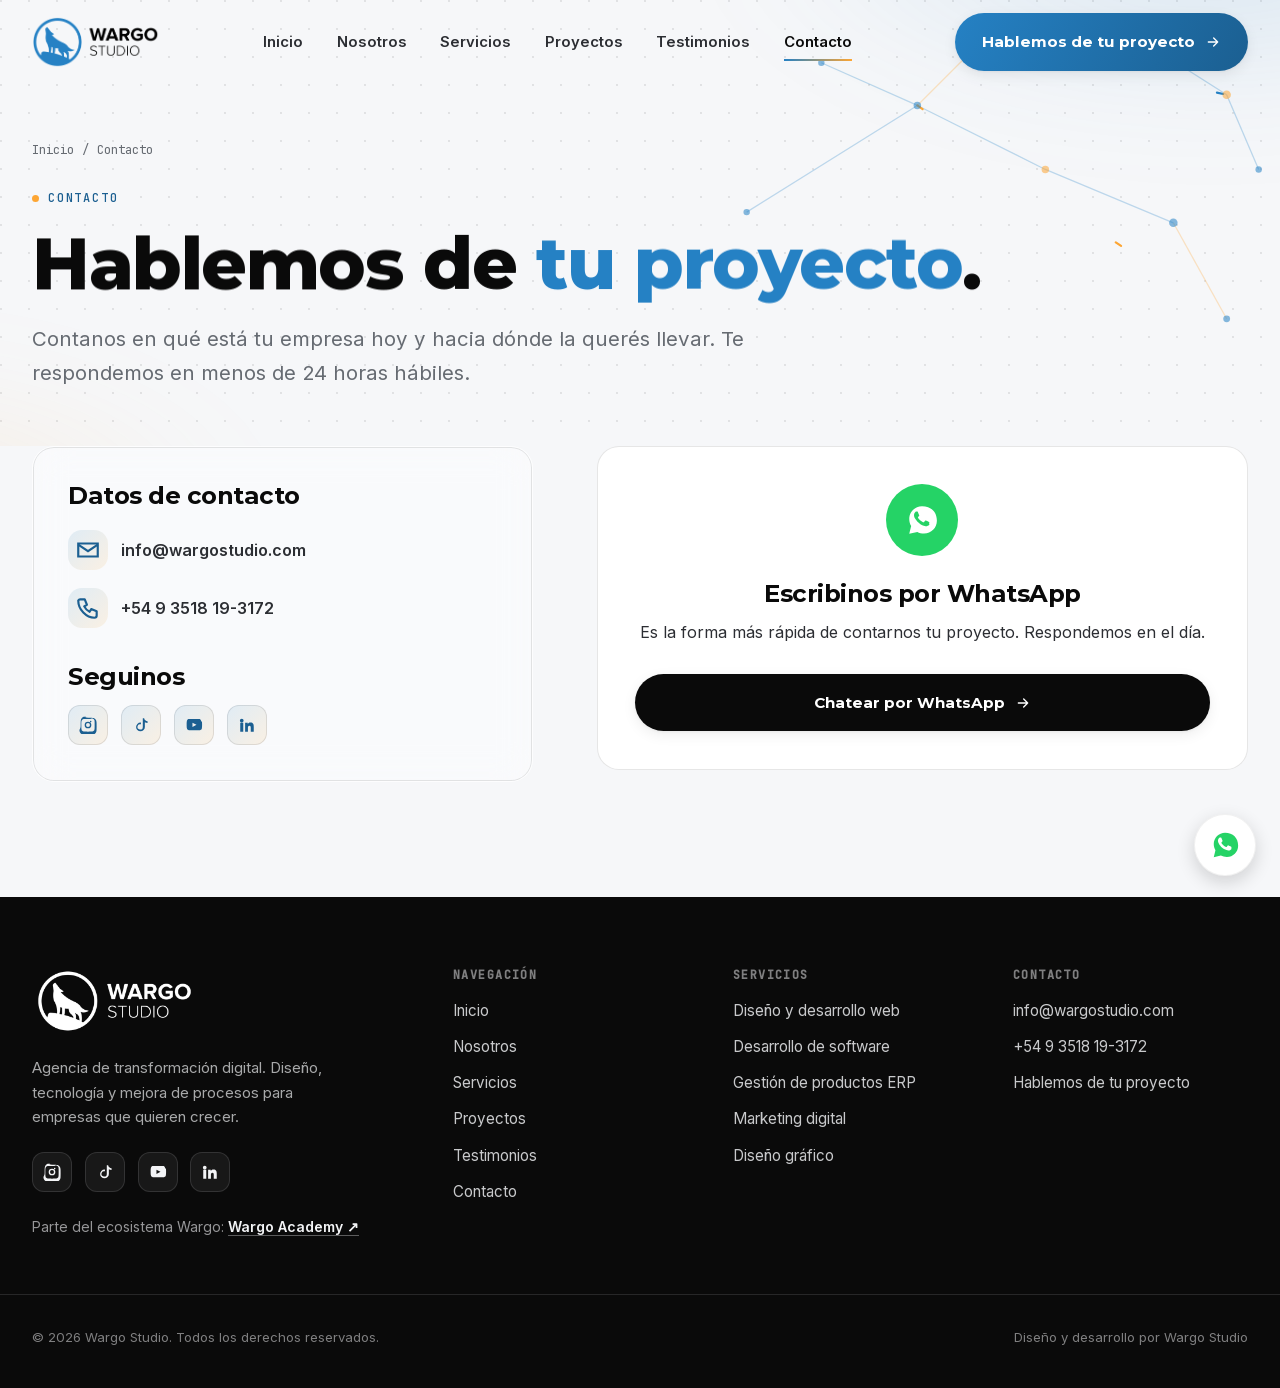
<file: contacto.html>
<!DOCTYPE html>
<html lang="es">
<head>
<meta charset="UTF-8">
<meta name="viewport" content="width=device-width, initial-scale=1">
<title>Contacto — Hablemos de tu proyecto | Wargo Studio</title>
<meta name="description" content="Contactá a Wargo Studio para empezar la transformación digital de tu empresa. Email, teléfono, redes sociales y WhatsApp.">
<link rel="canonical" href="https://www.wargostudio.com/contacto.html">
<meta name="robots" content="index, follow">
<meta property="og:type" content="website">
<meta property="og:site_name" content="Wargo Studio">
<meta property="og:title" content="Contacto — Wargo Studio">
<meta property="og:description" content="Hablemos de tu proyecto. Contactá a Wargo Studio.">
<meta property="og:url" content="https://www.wargostudio.com/contacto.html">
<meta property="og:locale" content="es_AR">
<meta property="og:image" content="https://www.wargostudio.com/assets/img/og-image.jpg">
<meta property="og:image:width" content="1200">
<meta property="og:image:height" content="630">
<meta property="og:image:alt" content="Wargo Studio, agencia de transformación digital">
<meta name="twitter:card" content="summary_large_image">
<meta name="twitter:title" content="Contacto — Wargo Studio">
<meta name="twitter:description" content="Hablemos de tu proyecto. Contactá a Wargo Studio.">
<meta name="twitter:image" content="https://www.wargostudio.com/assets/img/og-image.jpg">
<link rel="icon" type="image/png" href="assets/img/favicon.png">
<link rel="icon" type="image/png" sizes="64x64" href="assets/img/favicon-64.png">
<link rel="apple-touch-icon" href="assets/img/apple-touch-icon.png">
<link rel="manifest" href="site.webmanifest">
<meta name="theme-color" content="#2581C4">
<link rel="preload" href="assets/fonts/montserrat-600-latin.woff2" as="font" type="font/woff2" crossorigin>
<link rel="preload" href="assets/fonts/inter-400-latin.woff2" as="font" type="font/woff2" crossorigin>
<script>document.documentElement.classList.add('js')</script>
<link rel="stylesheet" href="styles.css?v=20261117k">
<noscript><style>.reveal{opacity:1!important;transform:none!important;}</style></noscript>
<script type="application/ld+json">
{
  "@context": "https://schema.org",
  "@type": "ContactPage",
  "name": "Contacto — Wargo Studio",
  "url": "https://www.wargostudio.com/contacto.html",
  "about": {
    "@type": "Organization",
    "name": "Wargo Studio",
    "email": "info@wargostudio.com",
    "telephone": "+5493518193172",
    "sameAs": [
      "https://www.instagram.com/wargostudio",
      "https://www.tiktok.com/@wargostudio",
      "https://www.youtube.com/@wargostudio",
      "https://www.linkedin.com/company/wargostudio"
    ]
  }
}
</script>
<script type="application/ld+json">
{
  "@context": "https://schema.org",
  "@type": "BreadcrumbList",
  "itemListElement": [
    {
      "@type": "ListItem",
      "position": 1,
      "name": "Inicio",
      "item": "https://www.wargostudio.com/"
    },
    {
      "@type": "ListItem",
      "position": 2,
      "name": "Contacto",
      "item": "https://www.wargostudio.com/contacto.html"
    }
  ]
}
</script>
</head>
<body>
<a href="#main" class="skip-link">Saltar al contenido</a>
<div class="scroll-progress" aria-hidden="true"><span data-scroll-progress></span></div>

<header class="nav">
  <div class="container nav-inner">
    <a href="index.html" class="brand">
      <img class="brand-logo" src="assets/img/logo-horizontal.webp" srcset="assets/img/logo-horizontal.webp 1x, assets/img/logo-horizontal@2x.webp 2x" alt="Wargo Studio" width="541" height="220">
    </a>
    <nav class="nav-links" aria-label="Navegación principal">
      <a class="nav-link" href="index.html">Inicio</a>
      <a class="nav-link" href="nosotros.html">Nosotros</a>
      <a class="nav-link" href="servicios.html">Servicios</a>
      <a class="nav-link" href="proyectos.html">Proyectos</a>
      <a class="nav-link" href="testimonios.html">Testimonios</a>
      <a class="nav-link" href="contacto.html">Contacto</a>
    </nav>
    <div class="nav-actions">
      <a class="nav-cta btn btn-accent" data-magnetic data-magnetic-strength="0.2" href="#contact-form">
        <span>Hablemos de tu proyecto</span>
        <svg class="btn-arrow" width="16" height="16" viewBox="0 0 24 24" fill="none" aria-hidden="true"><path d="M5 12h14M13 6l6 6-6 6" stroke="currentColor" stroke-width="2" stroke-linecap="round" stroke-linejoin="round"/></svg>
      </a>
      <button class="nav-toggle" aria-label="Abrir menú" aria-expanded="false" aria-controls="nav-mobile">
        <span class="nav-toggle-bars"><span></span><span></span><span></span></span>
      </button>
    </div>
  </div>
</header>

<div class="nav-mobile" id="nav-mobile" data-open="false">
  <nav class="nav-mobile-links" aria-label="Navegación móvil">
    <a class="nav-mobile-link" href="index.html">Inicio</a>
    <a class="nav-mobile-link" href="nosotros.html">Nosotros</a>
    <a class="nav-mobile-link" href="servicios.html">Servicios</a>
    <a class="nav-mobile-link" href="proyectos.html">Proyectos</a>
    <a class="nav-mobile-link" href="testimonios.html">Testimonios</a>
    <a class="nav-mobile-link" href="contacto.html">Contacto</a>
  </nav>
  <div class="nav-mobile-foot">
    <a class="btn btn-light" href="#contact-form">Hablemos de tu proyecto</a>
  </div>
</div>

<main id="main">

<section class="page-hero grain-dot-bg">
  <svg class="hero-network" viewBox="0 0 1200 460" preserveAspectRatio="xMidYMid slice" aria-hidden="true">
    <line class="hn-line" x1="920" y1="60" x2="1040" y2="40"/>
    <line class="hn-line" x1="1040" y1="40" x2="1150" y2="110"/>
    <line class="hn-line is-orange" x1="920" y1="60" x2="860" y2="120"/>
    <line class="hn-line" x1="860" y1="120" x2="980" y2="180"/>
    <line class="hn-line" x1="980" y1="180" x2="1100" y2="230"/>
    <line class="hn-line is-orange" x1="1100" y1="230" x2="1150" y2="320"/>
    <line class="hn-line" x1="1150" y1="110" x2="1180" y2="180"/>
    <line class="hn-line" x1="770" y1="80" x2="860" y2="120"/>
    <line class="hn-line" x1="700" y1="220" x2="860" y2="120"/>
    <line class="hn-signal c-blue" x1="920" y1="60" x2="1150" y2="110"/>
    <line class="hn-signal c-orange d2" x1="860" y1="120" x2="1150" y2="320"/>
    <circle class="hn-node pulse" cx="920" cy="60" r="4"/>
    <circle class="hn-node" cx="1040" cy="40" r="3.2"/>
    <circle class="hn-node is-orange pulse" cx="1150" cy="110" r="4"/>
    <circle class="hn-node" cx="860" cy="120" r="3.5"/>
    <circle class="hn-node is-orange" cx="980" cy="180" r="3.5"/>
    <circle class="hn-node pulse" cx="1100" cy="230" r="4"/>
    <circle class="hn-node" cx="1150" cy="320" r="3.2"/>
    <circle class="hn-node" cx="1180" cy="180" r="3"/>
    <circle class="hn-node" cx="770" cy="80" r="3"/>
    <circle class="hn-node" cx="700" cy="220" r="3"/>
  </svg>
  <div class="container">
    <div class="breadcrumbs"><a href="index.html">Inicio</a><span>/</span><span>Contacto</span></div>
    <span class="eyebrow">Contacto</span>
    <h1 class="page-hero-title reveal" data-reveal data-split="words" style="margin-top:1rem;">Hablemos de <em>tu proyecto</em>.</h1>
    <p class="lede-lg reveal" data-reveal style="margin-top:1.2rem;">Contanos en qué está tu empresa hoy y hacia dónde la querés llevar. Te respondemos en menos de 24 horas hábiles.</p>
  </div>
</section>

<section class="section" style="padding-top:0;" id="contact-form">
  <div class="container">
    <div class="intro-grid" style="align-items:start;">

      <!-- Info column -->
      <div class="reveal" data-reveal>
        <div class="card glass" style="padding:2.2rem;">
          <h2 class="text-h3">Datos de contacto</h2>
          <div style="display:grid;gap:1.1rem;margin-top:1.4rem;">
            <a href="mailto:info@wargostudio.com" style="display:flex;align-items:center;gap:.8rem;font-weight:600;">
              <span class="icon-tile" style="width:40px;height:40px;margin:0;"><svg viewBox="0 0 24 24" fill="none" width="18" height="18"><path d="M3 6h18v12H3z" stroke="currentColor" stroke-width="2"/><path d="M3 7l9 6 9-6" stroke="currentColor" stroke-width="2"/></svg></span>
              info@wargostudio.com
            </a>
            <a href="tel:+5493518193172" style="display:flex;align-items:center;gap:.8rem;font-weight:600;">
              <span class="icon-tile" style="width:40px;height:40px;margin:0;"><svg viewBox="0 0 24 24" fill="none" width="18" height="18"><path d="M5 4h4l2 5-2.5 1.5a11 11 0 0 0 5 5L15 13l5 2v4a2 2 0 0 1-2 2C10.5 21 3 13.5 3 5a2 2 0 0 1 2-1z" stroke="currentColor" stroke-width="2" stroke-linejoin="round"/></svg></span>
              +54 9 3518 19-3172
            </a>
          </div>

          <h3 style="margin-top:2.2rem;">Seguinos</h3>
          <div class="footer-social" style="margin-top:1rem;">
            <a class="social-btn is-light" href="https://www.instagram.com/wargostudio" target="_blank" rel="noopener" aria-label="Instagram"><svg viewBox="0 0 24 24"><path d="M12 2.2c3.2 0 3.6 0 4.85.07 1.17.05 2.02.24 2.75.52a5.5 5.5 0 0 1 2 1.3 5.5 5.5 0 0 1 1.3 2c.28.73.47 1.58.52 2.75.06 1.25.07 1.65.07 4.85s0 3.6-.07 4.85c-.05 1.17-.24 2.02-.52 2.75a5.5 5.5 0 0 1-1.3 2 5.5 5.5 0 0 1-2 1.3c-.73.28-1.58.47-2.75.52-1.25.06-1.65.07-4.85.07s-3.6 0-4.85-.07c-1.17-.05-2.02-.24-2.75-.52a5.5 5.5 0 0 1-2-1.3 5.5 5.5 0 0 1-1.3-2c-.28-.73-.47-1.58-.52-2.75C2.2 15.6 2.2 15.2 2.2 12s0-3.6.07-4.85c.05-1.17.24-2.02.52-2.75a5.5 5.5 0 0 1 1.3-2 5.5 5.5 0 0 1 2-1.3c.73-.28 1.58-.47 2.75-.52C8.4 2.2 8.8 2.2 12 2.2zm0 1.8c-3.15 0-3.52 0-4.76.07-.96.04-1.48.2-1.82.34-.46.18-.79.4-1.13.74-.34.34-.56.67-.74 1.13-.13.34-.3.86-.34 1.82C3.15 8.48 3.14 8.85 3.14 12s0 3.52.07 4.76c.04.96.2 1.48.34 1.82.18.46.4.79.74 1.13.34.34.67.56 1.13.74.34.13.86.3 1.82.34 1.24.06 1.61.07 4.76.07s3.52 0 4.76-.07c.96-.04 1.48-.2 1.82-.34.46-.18.79-.4 1.13-.74.34-.34.56-.67.74-1.13.13-.34.3-.86.34-1.82.06-1.24.07-1.61.07-4.76s0-3.52-.07-4.76c-.04-.96-.2-1.48-.34-1.82a3 3 0 0 0-.74-1.13 3 3 0 0 0-1.13-.74c-.34-.13-.86-.3-1.82-.34C15.52 4 15.15 4 12 4zm0 3.55A4.45 4.45 0 1 1 7.55 12 4.45 4.45 0 0 1 12 7.55zm0 1.8A2.65 2.65 0 1 0 14.65 12 2.65 2.65 0 0 0 12 9.35zm4.63-2.05a1.04 1.04 0 1 1-1.04-1.04 1.04 1.04 0 0 1 1.04 1.04z"/></svg></a>
            <a class="social-btn is-light" href="https://www.tiktok.com/@wargostudio" target="_blank" rel="noopener" aria-label="TikTok"><svg viewBox="0 0 24 24"><path d="M14 3h2.2c.15 1.1.68 2.06 1.53 2.8.85.75 1.9 1.18 3.02 1.25v2.24a6.9 6.9 0 0 1-3.6-1.05v6.4a5.85 5.85 0 1 1-5.85-5.85c.2 0 .4.01.6.04v2.3a3.55 3.55 0 1 0 2.5 3.4V3z"/></svg></a>
            <a class="social-btn is-light" href="https://www.youtube.com/@wargostudio" target="_blank" rel="noopener" aria-label="YouTube"><svg viewBox="0 0 24 24"><path d="M21.6 7.2s-.2-1.5-.85-2.15c-.8-.85-1.7-.85-2.12-.9C15.7 4 12 4 12 4h-.02s-3.68 0-6.6.15c-.42.05-1.32.05-2.12.9C2.6 5.7 2.4 7.2 2.4 7.2S2.2 8.95 2.2 10.7v1.6c0 1.75.2 3.5.2 3.5s.2 1.5.85 2.15c.8.85 1.85.82 2.32.92 1.68.16 7.43.2 7.43.2s3.68 0 6.6-.15c.42-.05 1.32-.05 2.12-.9.65-.65.85-2.15.85-2.15s.2-1.75.2-3.5v-1.6c0-1.75-.2-3.5-.2-3.5zM9.95 14.6V8.9l5.4 2.86-5.4 2.85z"/></svg></a>
            <a class="social-btn is-light" href="https://www.linkedin.com/company/wargostudio" target="_blank" rel="noopener" aria-label="LinkedIn"><svg viewBox="0 0 24 24"><path d="M4.98 3.5a2.5 2.5 0 1 1 0 5 2.5 2.5 0 0 1 0-5zM3 9h4v12H3zM9.5 9H13v1.65h.05c.5-.9 1.7-1.85 3.5-1.85 3.75 0 4.45 2.35 4.45 5.4V21H17v-5.3c0-1.25 0-2.85-1.75-2.85-1.75 0-2.02 1.35-2.02 2.75V21H9.5z"/></svg></a>
          </div>
        </div>
      </div>

      <!-- WhatsApp column -->
      <div class="reveal" data-reveal>
        <div class="card" style="padding:2.4rem;text-align:center;display:flex;flex-direction:column;align-items:center;justify-content:center;height:100%;">
          <div style="width:72px;height:72px;border-radius:50%;background:#25D366;display:grid;place-items:center;margin-bottom:1.5rem;">
            <svg viewBox="0 0 32 32" width="34" height="34" aria-hidden="true"><path fill="#fff" d="M16.02 3C9.4 3 4 8.4 4 15.02c0 2.4.66 4.64 1.8 6.56L4 29l7.6-1.72c1.84.98 3.94 1.54 6.4 1.54 6.62 0 12.02-5.4 12.02-12.02C30.02 8.4 24.64 3 16.02 3zm7.06 17.06c-.3.84-1.5 1.56-2.44 1.76-.66.14-1.5.24-4.4-.94-3.7-1.52-6.08-5.28-6.26-5.52-.18-.24-1.5-2-1.5-3.82 0-1.82.94-2.7 1.28-3.08.34-.36.74-.44.98-.44.24 0 .48 0 .68.02.22.02.5-.08.78.6.3.72 1.02 2.48 1.1 2.66.08.18.14.4.02.64-.12.24-.18.4-.36.6-.18.22-.38.48-.54.64-.18.18-.36.38-.16.74.2.36.9 1.5 1.94 2.42 1.34 1.2 2.46 1.58 2.82 1.76.36.18.58.16.78-.06.22-.22.9-1.02 1.14-1.38.24-.36.48-.3.8-.18.32.12 2.06.98 2.42 1.16.36.18.6.26.68.4.1.16.1.9-.2 1.74z"/></svg>
          </div>
          <h2 class="text-h3">Escribinos por WhatsApp</h2>
          <p class="lede" style="margin-top:.8rem;">Es la forma más rápida de contarnos tu proyecto. Respondemos en el día.</p>
          <a class="btn btn-primary" data-magnetic data-magnetic-strength="0.2" style="width:100%;margin-top:1.8rem;" href="https://wa.me/5493518193172?text=Hola%21%20Te%20escribo%20desde%20la%20p%C3%A1gina%20web%20de%20Wargo.%20Necesito..." target="_blank" rel="noopener">
            <span>Chatear por WhatsApp</span>
            <svg class="btn-arrow" width="16" height="16" viewBox="0 0 24 24" fill="none" aria-hidden="true"><path d="M5 12h14M13 6l6 6-6 6" stroke="currentColor" stroke-width="2" stroke-linecap="round" stroke-linejoin="round"/></svg>
          </a>
        </div>
      </div>

    </div>
  </div>
</section>

</main>

<footer class="footer">
  <div class="container footer-grid">
    <div class="footer-col">
      <a href="index.html" class="brand">
        <img class="brand-logo" src="assets/img/logo-horizontal-white.webp" srcset="assets/img/logo-horizontal-white.webp 1x, assets/img/logo-horizontal-white@2x.webp 2x" alt="Wargo Studio" width="566" height="220">
      </a>
      <p class="footer-brand-blurb">Agencia de transformación digital. Diseño, tecnología y mejora de procesos para empresas que quieren crecer.</p>
      <div class="footer-social">
        <a class="social-btn" href="https://www.instagram.com/wargostudio" target="_blank" rel="noopener" aria-label="Instagram"><svg viewBox="0 0 24 24"><path d="M12 2.2c3.2 0 3.6 0 4.85.07 1.17.05 2.02.24 2.75.52a5.5 5.5 0 0 1 2 1.3 5.5 5.5 0 0 1 1.3 2c.28.73.47 1.58.52 2.75.06 1.25.07 1.65.07 4.85s0 3.6-.07 4.85c-.05 1.17-.24 2.02-.52 2.75a5.5 5.5 0 0 1-1.3 2 5.5 5.5 0 0 1-2 1.3c-.73.28-1.58.47-2.75.52-1.25.06-1.65.07-4.85.07s-3.6 0-4.85-.07c-1.17-.05-2.02-.24-2.75-.52a5.5 5.5 0 0 1-2-1.3 5.5 5.5 0 0 1-1.3-2c-.28-.73-.47-1.58-.52-2.75C2.2 15.6 2.2 15.2 2.2 12s0-3.6.07-4.85c.05-1.17.24-2.02.52-2.75a5.5 5.5 0 0 1 1.3-2 5.5 5.5 0 0 1 2-1.3c.73-.28 1.58-.47 2.75-.52C8.4 2.2 8.8 2.2 12 2.2zm0 1.8c-3.15 0-3.52 0-4.76.07-.96.04-1.48.2-1.82.34-.46.18-.79.4-1.13.74-.34.34-.56.67-.74 1.13-.13.34-.3.86-.34 1.82C3.15 8.48 3.14 8.85 3.14 12s0 3.52.07 4.76c.04.96.2 1.48.34 1.82.18.46.4.79.74 1.13.34.34.67.56 1.13.74.34.13.86.3 1.82.34 1.24.06 1.61.07 4.76.07s3.52 0 4.76-.07c.96-.04 1.48-.2 1.82-.34.46-.18.79-.4 1.13-.74.34-.34.56-.67.74-1.13.13-.34.3-.86.34-1.82.06-1.24.07-1.61.07-4.76s0-3.52-.07-4.76c-.04-.96-.2-1.48-.34-1.82a3 3 0 0 0-.74-1.13 3 3 0 0 0-1.13-.74c-.34-.13-.86-.3-1.82-.34C15.52 4 15.15 4 12 4zm0 3.55A4.45 4.45 0 1 1 7.55 12 4.45 4.45 0 0 1 12 7.55zm0 1.8A2.65 2.65 0 1 0 14.65 12 2.65 2.65 0 0 0 12 9.35zm4.63-2.05a1.04 1.04 0 1 1-1.04-1.04 1.04 1.04 0 0 1 1.04 1.04z"/></svg></a>
        <a class="social-btn" href="https://www.tiktok.com/@wargostudio" target="_blank" rel="noopener" aria-label="TikTok"><svg viewBox="0 0 24 24"><path d="M14 3h2.2c.15 1.1.68 2.06 1.53 2.8.85.75 1.9 1.18 3.02 1.25v2.24a6.9 6.9 0 0 1-3.6-1.05v6.4a5.85 5.85 0 1 1-5.85-5.85c.2 0 .4.01.6.04v2.3a3.55 3.55 0 1 0 2.5 3.4V3z"/></svg></a>
        <a class="social-btn" href="https://www.youtube.com/@wargostudio" target="_blank" rel="noopener" aria-label="YouTube"><svg viewBox="0 0 24 24"><path d="M21.6 7.2s-.2-1.5-.85-2.15c-.8-.85-1.7-.85-2.12-.9C15.7 4 12 4 12 4h-.02s-3.68 0-6.6.15c-.42.05-1.32.05-2.12.9C2.6 5.7 2.4 7.2 2.4 7.2S2.2 8.95 2.2 10.7v1.6c0 1.75.2 3.5.2 3.5s.2 1.5.85 2.15c.8.85 1.85.82 2.32.92 1.68.16 7.43.2 7.43.2s3.68 0 6.6-.15c.42-.05 1.32-.05 2.12-.9.65-.65.85-2.15.85-2.15s.2-1.75.2-3.5v-1.6c0-1.75-.2-3.5-.2-3.5zM9.95 14.6V8.9l5.4 2.86-5.4 2.85z"/></svg></a>
        <a class="social-btn" href="https://www.linkedin.com/company/wargostudio" target="_blank" rel="noopener" aria-label="LinkedIn"><svg viewBox="0 0 24 24"><path d="M4.98 3.5a2.5 2.5 0 1 1 0 5 2.5 2.5 0 0 1 0-5zM3 9h4v12H3zM9.5 9H13v1.65h.05c.5-.9 1.7-1.85 3.5-1.85 3.75 0 4.45 2.35 4.45 5.4V21H17v-5.3c0-1.25 0-2.85-1.75-2.85-1.75 0-2.02 1.35-2.02 2.75V21H9.5z"/></svg></a>
      </div>
      <p class="footer-ecosystem">Parte del ecosistema Wargo: <a href="https://wargoacademy.com/" target="_blank" rel="noopener">Wargo Academy ↗</a></p>
    </div>
    <div class="footer-col">
      <h5>Navegación</h5>
      <nav class="footer-links">
        <a href="index.html">Inicio</a>
        <a href="nosotros.html">Nosotros</a>
        <a href="servicios.html">Servicios</a>
        <a href="proyectos.html">Proyectos</a>
        <a href="testimonios.html">Testimonios</a>
        <a href="contacto.html">Contacto</a>
      </nav>
    </div>
    <div class="footer-col">
      <h5>Servicios</h5>
      <nav class="footer-links">
        <a href="desarrollo-web.html">Diseño y desarrollo web</a>
        <a href="desarrollo-software.html">Desarrollo de software</a>
        <a href="gestion-erp.html">Gestión de productos ERP</a>
        <a href="marketing-digital.html">Marketing digital</a>
        <a href="diseno-grafico.html">Diseño gráfico</a>
      </nav>
    </div>
    <div class="footer-col">
      <h5>Contacto</h5>
      <nav class="footer-links">
        <a href="mailto:info@wargostudio.com">info@wargostudio.com</a>
        <a href="tel:+5493518193172">+54 9 3518 19-3172</a>
        <a href="contacto.html">Hablemos de tu proyecto</a>
      </nav>
    </div>
  </div>
  <div class="container footer-bottom">
    <span>&copy; <span id="year">2026</span> Wargo Studio. Todos los derechos reservados.</span>
    <span>Diseño y desarrollo por Wargo Studio</span>
  </div>
</footer>

<a class="whatsapp-float" href="https://wa.me/5493518193172?text=Hola%21%20Te%20escribo%20desde%20la%20p%C3%A1gina%20web%20de%20Wargo.%20Necesito..." target="_blank" rel="noopener" aria-label="Chatear por WhatsApp con Wargo Studio">
  <svg viewBox="0 0 32 32" aria-hidden="true"><path d="M16.02 3C9.4 3 4 8.4 4 15.02c0 2.4.66 4.64 1.8 6.56L4 29l7.6-1.72c1.84.98 3.94 1.54 6.4 1.54 6.62 0 12.02-5.4 12.02-12.02C30.02 8.4 24.64 3 16.02 3zm7.06 17.06c-.3.84-1.5 1.56-2.44 1.76-.66.14-1.5.24-4.4-.94-3.7-1.52-6.08-5.28-6.26-5.52-.18-.24-1.5-2-1.5-3.82 0-1.82.94-2.7 1.28-3.08.34-.36.74-.44.98-.44.24 0 .48 0 .68.02.22.02.5-.08.78.6.3.72 1.02 2.48 1.1 2.66.08.18.14.4.02.64-.12.24-.18.4-.36.6-.18.22-.38.48-.54.64-.18.18-.36.38-.16.74.2.36.9 1.5 1.94 2.42 1.34 1.2 2.46 1.58 2.82 1.76.36.18.58.16.78-.06.22-.22.9-1.02 1.14-1.38.24-.36.48-.3.8-.18.32.12 2.06.98 2.42 1.16.36.18.6.26.68.4.1.16.1.9-.2 1.74z"/></svg>
</a>
<a class="wa-bar" href="https://wa.me/5493518193172?text=Hola%21%20Te%20escribo%20desde%20la%20p%C3%A1gina%20web%20de%20Wargo.%20Necesito..." target="_blank" rel="noopener"><svg viewBox="0 0 32 32" aria-hidden="true"><path d="M16.02 3C9.4 3 4 8.4 4 15.02c0 2.4.66 4.64 1.8 6.56L4 29l7.6-1.72c1.84.98 3.94 1.54 6.4 1.54 6.62 0 12.02-5.4 12.02-12.02C30.02 8.4 24.64 3 16.02 3zm7.06 17.06c-.3.84-1.5 1.56-2.44 1.76-.66.14-1.5.24-4.4-.94-3.7-1.52-6.08-5.28-6.26-5.52-.18-.24-1.5-2-1.5-3.82 0-1.82.94-2.7 1.28-3.08.34-.36.74-.44.98-.44.24 0 .48 0 .68.02.22.02.5-.08.78.6.3.72 1.02 2.48 1.1 2.66.08.18.14.4.02.64-.12.24-.18.4-.36.6-.18.22-.38.48-.54.64-.18.18-.36.38-.16.74.2.36.9 1.5 1.94 2.42 1.34 1.2 2.46 1.58 2.82 1.76.36.18.58.16.78-.06.22-.22.9-1.02 1.14-1.38.24-.36.48-.3.8-.18.32.12 2.06.98 2.42 1.16.36.18.6.26.68.4.1.16.1.9-.2 1.74z"/></svg><span>Escribinos por WhatsApp</span></a>

<script defer src="lib/gsap.min.js"></script>
<script defer src="lib/ScrollTrigger.min.js"></script><script defer src="main.js?v=20261117k"></script>
<script>document.getElementById("year").textContent = new Date().getFullYear();</script>
</body>
</html>
</file>
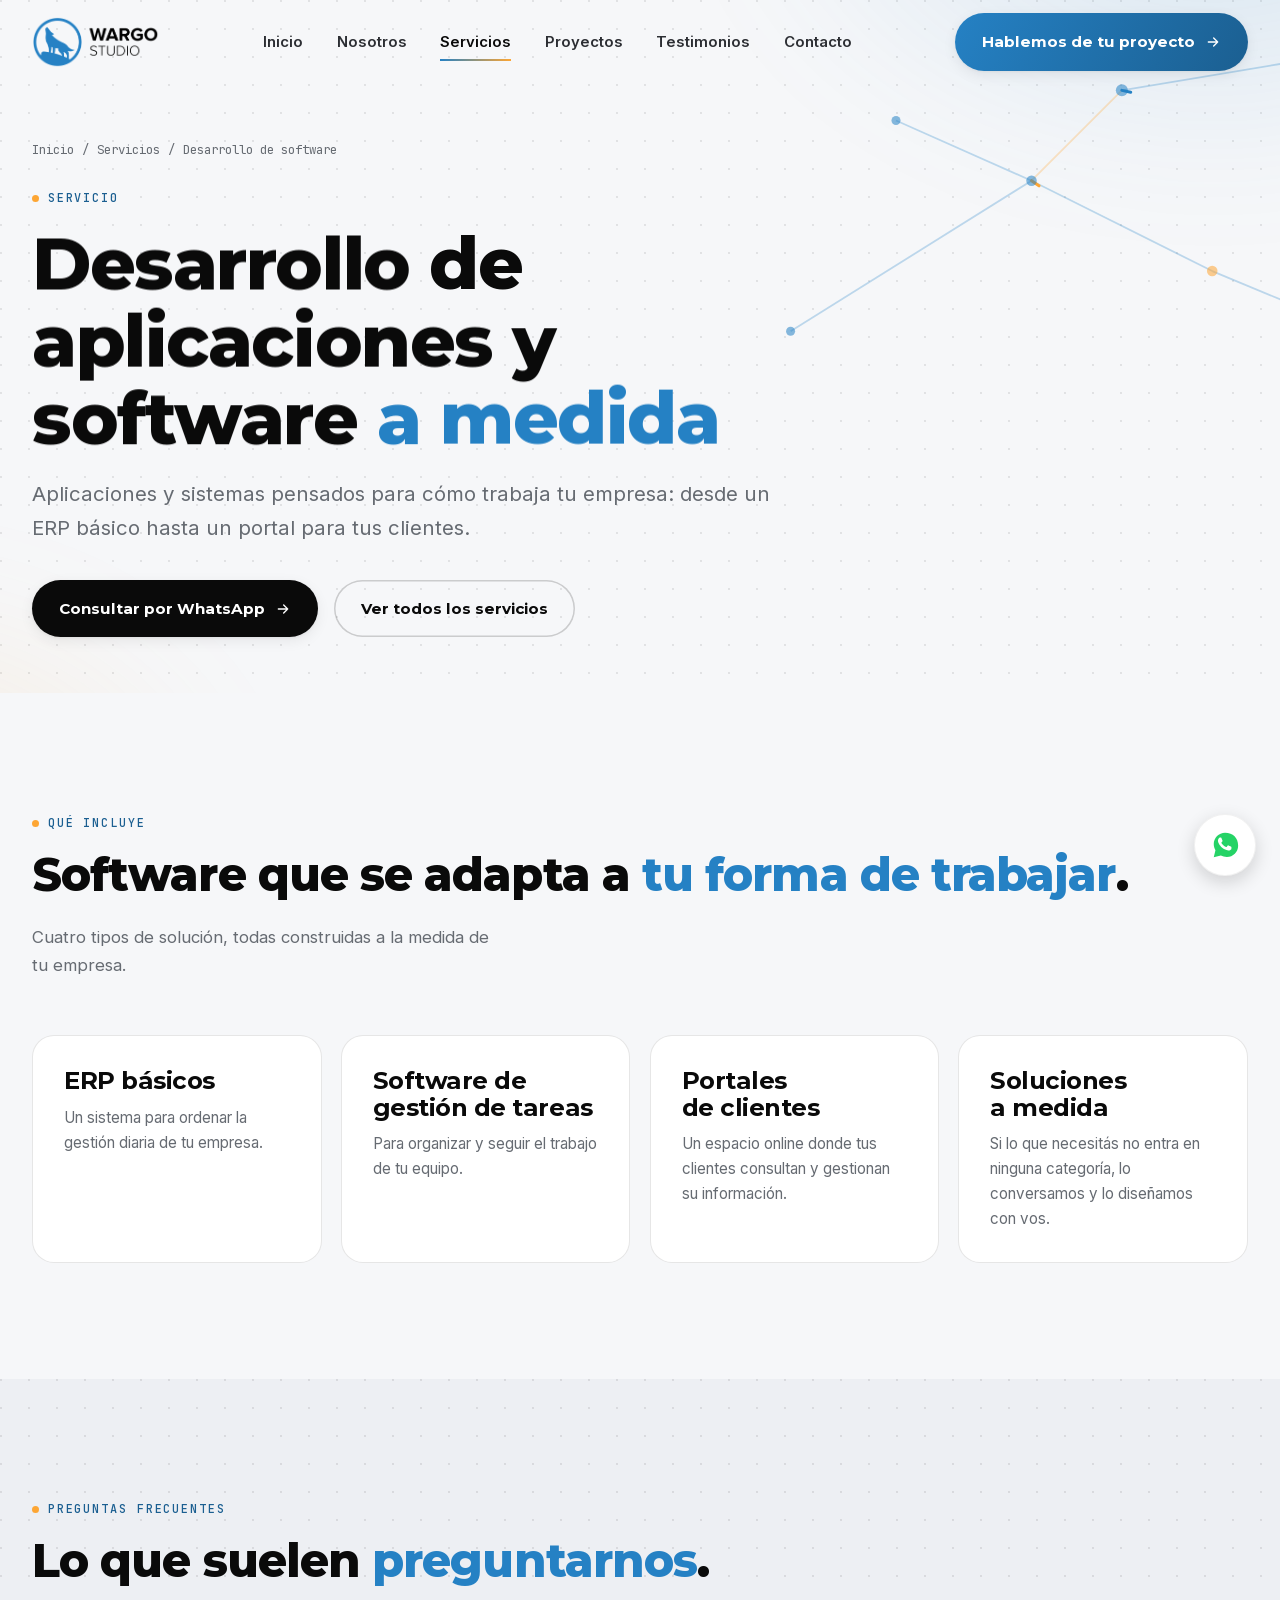
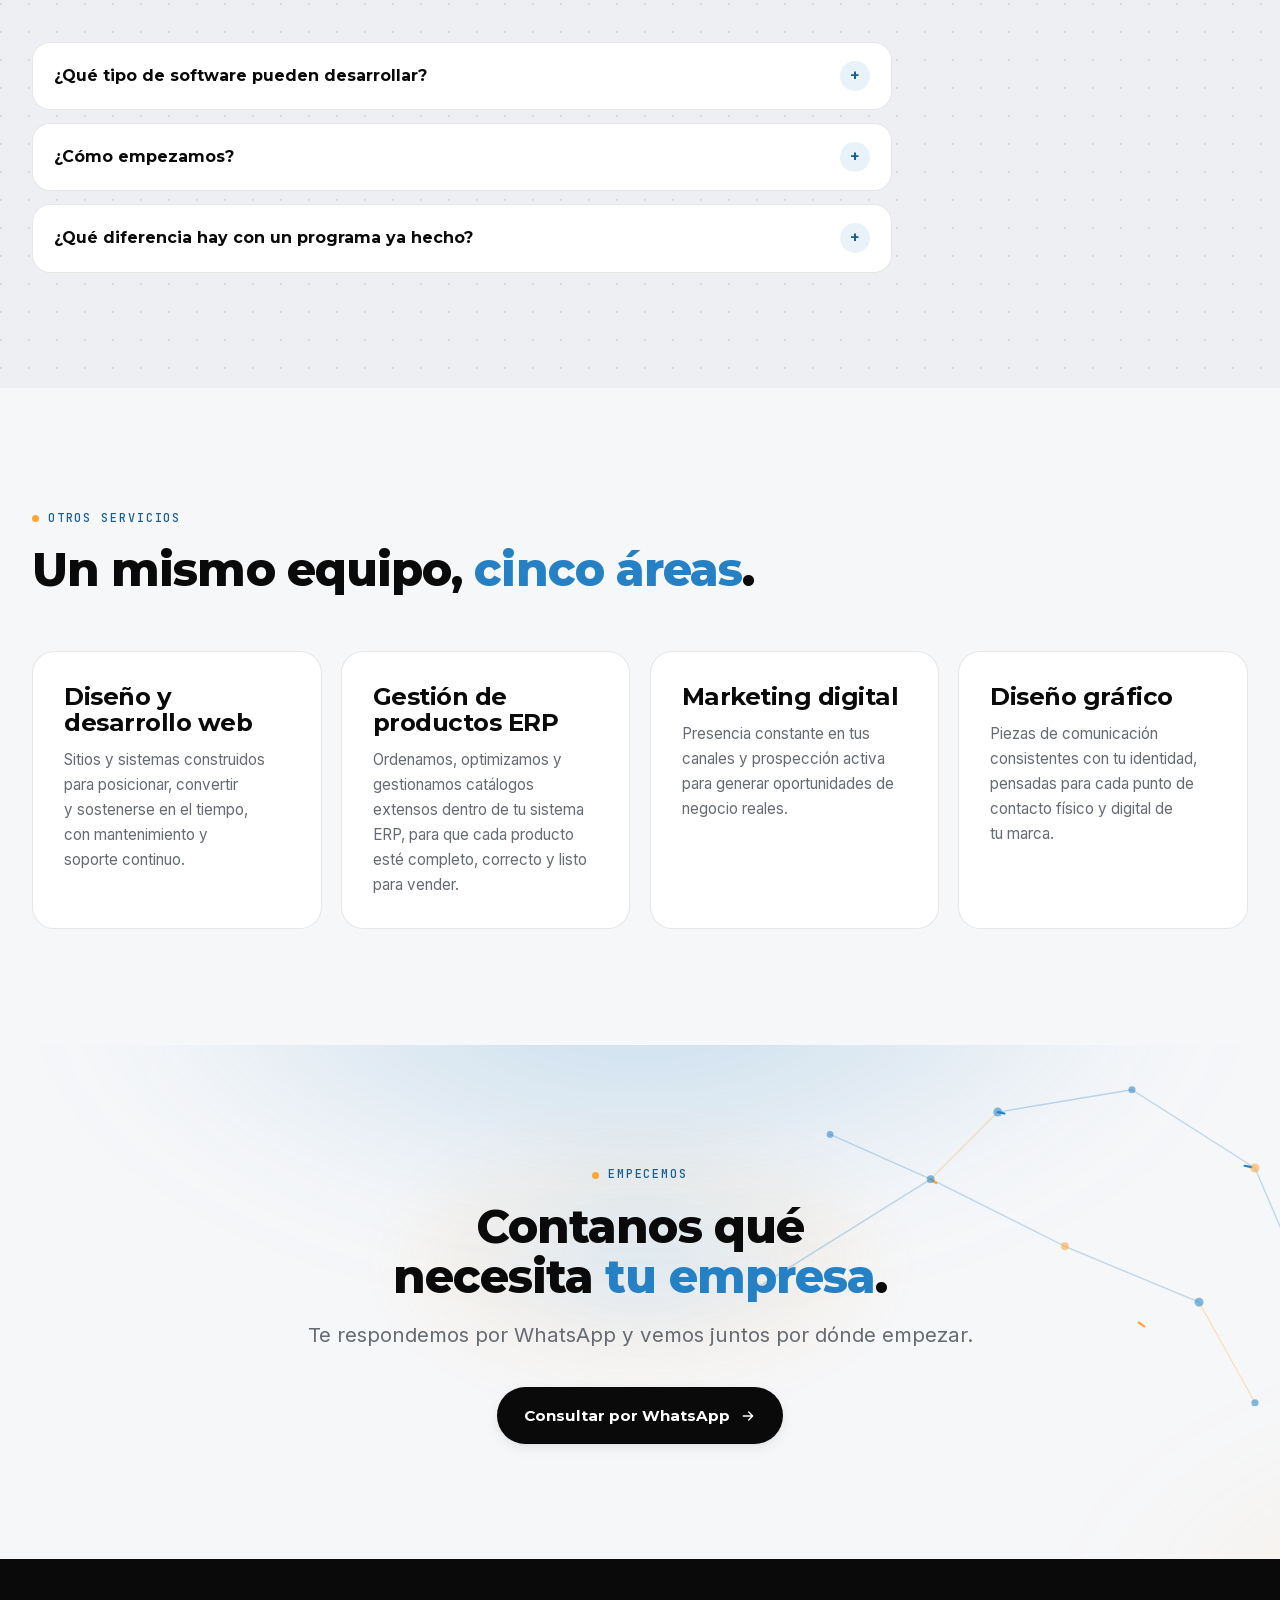
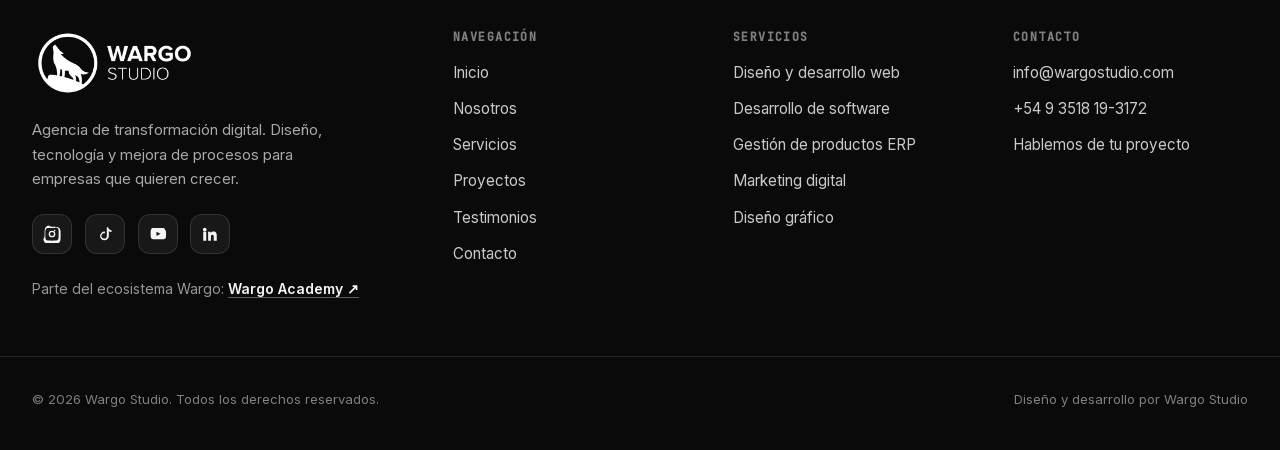
<file: desarrollo-software.html>
<!DOCTYPE html>
<html lang="es">
<head>
<meta charset="UTF-8">
<meta name="viewport" content="width=device-width, initial-scale=1">
<title>Desarrollo de software a medida para empresas | Wargo Studio</title>
<meta name="description" content="Desarrollo de aplicaciones y software a medida: ERP básicos, gestión de tareas, portales de clientes y soluciones a medida para tu empresa.">
<link rel="canonical" href="https://www.wargostudio.com/desarrollo-software.html">
<meta name="robots" content="index, follow">
<meta property="og:type" content="website">
<meta property="og:site_name" content="Wargo Studio">
<meta property="og:title" content="Desarrollo de software a medida para empresas | Wargo Studio">
<meta property="og:description" content="Desarrollo de aplicaciones y software a medida: ERP básicos, gestión de tareas, portales de clientes y soluciones a medida para tu empresa.">
<meta property="og:url" content="https://www.wargostudio.com/desarrollo-software.html">
<meta property="og:locale" content="es_AR">
<meta property="og:image" content="https://www.wargostudio.com/assets/img/og-image.jpg">
<meta property="og:image:width" content="1200">
<meta property="og:image:height" content="630">
<meta property="og:image:alt" content="Wargo Studio, agencia de transformación digital">
<meta name="twitter:card" content="summary_large_image">
<meta name="twitter:title" content="Desarrollo de software a medida para empresas | Wargo Studio">
<meta name="twitter:description" content="Desarrollo de aplicaciones y software a medida: ERP básicos, gestión de tareas, portales de clientes y soluciones a medida para tu empresa.">
<meta name="twitter:image" content="https://www.wargostudio.com/assets/img/og-image.jpg">
<link rel="icon" type="image/png" href="assets/img/favicon.png">
<link rel="icon" type="image/png" sizes="64x64" href="assets/img/favicon-64.png">
<link rel="apple-touch-icon" href="assets/img/apple-touch-icon.png">
<link rel="manifest" href="site.webmanifest">
<meta name="theme-color" content="#2581C4">
<link rel="preload" href="assets/fonts/montserrat-600-latin.woff2" as="font" type="font/woff2" crossorigin>
<link rel="preload" href="assets/fonts/inter-400-latin.woff2" as="font" type="font/woff2" crossorigin>
<script>document.documentElement.classList.add('js')</script>
<link rel="stylesheet" href="styles.css?v=20261117k">
<noscript><style>.reveal{opacity:1!important;transform:none!important;}</style></noscript>
<script type="application/ld+json">
{
  "@context": "https://schema.org",
  "@graph": [
    {
      "@type": "Service",
      "name": "Desarrollo de aplicaciones y software a medida",
      "description": "Desarrollo de aplicaciones y software a medida: ERP básicos, gestión de tareas, portales de clientes y soluciones a medida para tu empresa.",
      "url": "https://www.wargostudio.com/desarrollo-software.html",
      "provider": {
        "@type": "ProfessionalService",
        "name": "Wargo Studio",
        "url": "https://www.wargostudio.com/"
      },
      "areaServed": "AR",
      "serviceType": "Desarrollo de aplicaciones y software a medida"
    },
    {
      "@type": "FAQPage",
      "mainEntity": [
        {
          "@type": "Question",
          "name": "¿Qué tipo de software pueden desarrollar?",
          "acceptedAnswer": {
            "@type": "Answer",
            "text": "ERP básicos, software de gestión de tareas, portales de clientes y soluciones a medida, según lo que necesite tu empresa."
          }
        },
        {
          "@type": "Question",
          "name": "¿Cómo empezamos?",
          "acceptedAnswer": {
            "@type": "Answer",
            "text": "Contanos el proceso o el problema que querés resolver. Con eso evaluamos cómo convertirlo en una aplicación."
          }
        },
        {
          "@type": "Question",
          "name": "¿Qué diferencia hay con un programa ya hecho?",
          "acceptedAnswer": {
            "@type": "Answer",
            "text": "Un desarrollo a medida se adapta a cómo trabaja tu empresa, en lugar de que tu empresa tenga que adaptarse al programa."
          }
        }
      ]
    },
    {
      "@type": "BreadcrumbList",
      "itemListElement": [
        {
          "@type": "ListItem",
          "position": 1,
          "name": "Inicio",
          "item": "https://www.wargostudio.com/"
        },
        {
          "@type": "ListItem",
          "position": 2,
          "name": "Servicios",
          "item": "https://www.wargostudio.com/servicios.html"
        },
        {
          "@type": "ListItem",
          "position": 3,
          "name": "Desarrollo de software",
          "item": "https://www.wargostudio.com/desarrollo-software.html"
        }
      ]
    }
  ]
}
</script>
</head>
<body data-nav="servicios.html">
<a href="#main" class="skip-link">Saltar al contenido</a>
<div class="scroll-progress" aria-hidden="true"><span data-scroll-progress></span></div>

<header class="nav">
  <div class="container nav-inner">
    <a href="index.html" class="brand">
      <img class="brand-logo" src="assets/img/logo-horizontal.webp" srcset="assets/img/logo-horizontal.webp 1x, assets/img/logo-horizontal@2x.webp 2x" alt="Wargo Studio" width="541" height="220">
    </a>
    <nav class="nav-links" aria-label="Navegación principal">
      <a class="nav-link" href="index.html">Inicio</a>
      <a class="nav-link" href="nosotros.html">Nosotros</a>
      <a class="nav-link" href="servicios.html">Servicios</a>
      <a class="nav-link" href="proyectos.html">Proyectos</a>
      <a class="nav-link" href="testimonios.html">Testimonios</a>
      <a class="nav-link" href="contacto.html">Contacto</a>
    </nav>
    <div class="nav-actions">
      <a class="nav-cta btn btn-accent" data-magnetic data-magnetic-strength="0.2" href="contacto.html">
        <span>Hablemos de tu proyecto</span>
        <svg class="btn-arrow" width="16" height="16" viewBox="0 0 24 24" fill="none" aria-hidden="true"><path d="M5 12h14M13 6l6 6-6 6" stroke="currentColor" stroke-width="2" stroke-linecap="round" stroke-linejoin="round"/></svg>
      </a>
      <button class="nav-toggle" aria-label="Abrir menú" aria-expanded="false" aria-controls="nav-mobile">
        <span class="nav-toggle-bars"><span></span><span></span><span></span></span>
      </button>
    </div>
  </div>
</header>

<div class="nav-mobile" id="nav-mobile" data-open="false">
  <nav class="nav-mobile-links" aria-label="Navegación móvil">
    <a class="nav-mobile-link" href="index.html">Inicio</a>
    <a class="nav-mobile-link" href="nosotros.html">Nosotros</a>
    <a class="nav-mobile-link" href="servicios.html">Servicios</a>
    <a class="nav-mobile-link" href="proyectos.html">Proyectos</a>
    <a class="nav-mobile-link" href="testimonios.html">Testimonios</a>
    <a class="nav-mobile-link" href="contacto.html">Contacto</a>
  </nav>
  <div class="nav-mobile-foot">
    <a class="btn btn-light" href="contacto.html">Hablemos de tu proyecto</a>
  </div>
</div>

<main id="main">
<section class="page-hero grain-dot-bg">
  <svg class="hero-network" viewBox="0 0 1200 460" preserveAspectRatio="xMidYMid slice" aria-hidden="true">
    <line class="hn-line" x1="920" y1="60" x2="1040" y2="40"/>
    <line class="hn-line" x1="1040" y1="40" x2="1150" y2="110"/>
    <line class="hn-line is-orange" x1="920" y1="60" x2="860" y2="120"/>
    <line class="hn-line" x1="860" y1="120" x2="980" y2="180"/>
    <line class="hn-line" x1="980" y1="180" x2="1100" y2="230"/>
    <line class="hn-line is-orange" x1="1100" y1="230" x2="1150" y2="320"/>
    <line class="hn-line" x1="1150" y1="110" x2="1180" y2="180"/>
    <line class="hn-line" x1="770" y1="80" x2="860" y2="120"/>
    <line class="hn-line" x1="700" y1="220" x2="860" y2="120"/>
    <line class="hn-signal c-blue" x1="920" y1="60" x2="1150" y2="110"/>
    <line class="hn-signal c-orange d2" x1="860" y1="120" x2="1150" y2="320"/>
    <circle class="hn-node pulse" cx="920" cy="60" r="4"/>
    <circle class="hn-node" cx="1040" cy="40" r="3.2"/>
    <circle class="hn-node is-orange pulse" cx="1150" cy="110" r="4"/>
    <circle class="hn-node" cx="860" cy="120" r="3.5"/>
    <circle class="hn-node is-orange" cx="980" cy="180" r="3.5"/>
    <circle class="hn-node pulse" cx="1100" cy="230" r="4"/>
    <circle class="hn-node" cx="1150" cy="320" r="3.2"/>
    <circle class="hn-node" cx="1180" cy="180" r="3"/>
    <circle class="hn-node" cx="770" cy="80" r="3"/>
    <circle class="hn-node" cx="700" cy="220" r="3"/>
  </svg>
  <div class="container">
    <nav class="breadcrumbs" aria-label="Ruta de navegación"><a href="index.html">Inicio</a><span>/</span><a href="servicios.html">Servicios</a><span>/</span><span>Desarrollo de software</span></nav>
    <span class="eyebrow">Servicio</span>
    <h1 class="page-hero-title reveal" data-reveal data-split="words" style="margin-top:1rem;">Desarrollo de aplicaciones y software <em>a medida</em></h1>
    <p class="lede-lg reveal" data-reveal style="margin-top:1.2rem;">Aplicaciones y sistemas pensados para cómo trabaja tu empresa: desde un ERP básico hasta un portal para tus clientes.</p>
    <div class="hero-actions reveal" data-reveal>
      <a class="btn btn-primary" data-magnetic data-magnetic-strength="0.25" href="https://wa.me/5493518193172?text=Hola%21%20Te%20escribo%20desde%20la%20p%C3%A1gina%20web%20de%20Wargo.%20Necesito%20informaci%C3%B3n%20sobre%20desarrollo%20de%20software..." target="_blank" rel="noopener"><span>Consultar por WhatsApp</span><svg class="btn-arrow" width="16" height="16" viewBox="0 0 24 24" fill="none" aria-hidden="true"><path d="M5 12h14M13 6l6 6-6 6" stroke="currentColor" stroke-width="2" stroke-linecap="round" stroke-linejoin="round"/></svg></a>
      <a class="btn btn-ghost" href="servicios.html">Ver todos los servicios</a>
    </div>
  </div>
</section>

<section class="section">
  <div class="container">
    <div class="head-row reveal" data-reveal>
      <div>
        <span class="eyebrow">Qué incluye</span>
        <h2 style="margin-top:1rem;">Software que se adapta a <em>tu forma de trabajar</em>.</h2>
      </div>
      <p class="lede">Cuatro tipos de solución, todas construidas a la medida de tu empresa.</p>
    </div>
    <div class="include-grid">
      <article class="card reveal" data-reveal>
        <div class="card-corner"></div>
        <h3>ERP básicos</h3>
        <p style="margin-top:.7rem;color:var(--ink-mute);font-size:.95rem;">Un sistema para ordenar la gestión diaria de tu empresa.</p>
      </article>
      <article class="card reveal" data-reveal>
        <div class="card-corner"></div>
        <h3>Software de gestión de tareas</h3>
        <p style="margin-top:.7rem;color:var(--ink-mute);font-size:.95rem;">Para organizar y seguir el trabajo de tu equipo.</p>
      </article>
      <article class="card reveal" data-reveal>
        <div class="card-corner"></div>
        <h3>Portales de clientes</h3>
        <p style="margin-top:.7rem;color:var(--ink-mute);font-size:.95rem;">Un espacio online donde tus clientes consultan y gestionan su información.</p>
      </article>
      <article class="card reveal" data-reveal>
        <div class="card-corner"></div>
        <h3>Soluciones a medida</h3>
        <p style="margin-top:.7rem;color:var(--ink-mute);font-size:.95rem;">Si lo que necesitás no entra en ninguna categoría, lo conversamos y lo diseñamos con vos.</p>
      </article>
    </div>
  </div>
</section>

<section class="section section-alt grain-dot-bg">
  <div class="container">
    <div class="head-row reveal" data-reveal>
      <div>
        <span class="eyebrow">Preguntas frecuentes</span>
        <h2 style="margin-top:1rem;">Lo que suelen <em>preguntarnos</em>.</h2>
      </div>
    </div>
    <div class="faq">
      <details class="faq-item reveal" data-reveal>
        <summary>¿Qué tipo de software pueden desarrollar?</summary>
        <p>ERP básicos, software de gestión de tareas, portales de clientes y soluciones a medida, según lo que necesite tu empresa.</p>
      </details>
      <details class="faq-item reveal" data-reveal>
        <summary>¿Cómo empezamos?</summary>
        <p>Contanos el proceso o el problema que querés resolver. Con eso evaluamos cómo convertirlo en una aplicación.</p>
      </details>
      <details class="faq-item reveal" data-reveal>
        <summary>¿Qué diferencia hay con un programa ya hecho?</summary>
        <p>Un desarrollo a medida se adapta a cómo trabaja tu empresa, en lugar de que tu empresa tenga que adaptarse al programa.</p>
      </details>
    </div>
  </div>
</section>

<section class="section">
  <div class="container">
    <div class="head-row reveal" data-reveal>
      <div>
        <span class="eyebrow">Otros servicios</span>
        <h2 style="margin-top:1rem;">Un mismo equipo, <em>cinco áreas</em>.</h2>
      </div>
    </div>
    <div class="include-grid">
      <article class="card reveal" data-reveal>
        <div class="card-corner"></div>
        <h3><a class="card-stretch" href="desarrollo-web.html">Diseño y desarrollo web</a></h3>
        <p style="margin-top:.7rem;color:var(--ink-mute);font-size:.95rem;">Sitios y sistemas construidos para posicionar, convertir y sostenerse en el tiempo, con mantenimiento y soporte continuo.</p>
      </article>
      <article class="card reveal" data-reveal>
        <div class="card-corner"></div>
        <h3><a class="card-stretch" href="gestion-erp.html">Gestión de productos ERP</a></h3>
        <p style="margin-top:.7rem;color:var(--ink-mute);font-size:.95rem;">Ordenamos, optimizamos y gestionamos catálogos extensos dentro de tu sistema ERP, para que cada producto esté completo, correcto y listo para vender.</p>
      </article>
      <article class="card reveal" data-reveal>
        <div class="card-corner"></div>
        <h3><a class="card-stretch" href="marketing-digital.html">Marketing digital</a></h3>
        <p style="margin-top:.7rem;color:var(--ink-mute);font-size:.95rem;">Presencia constante en tus canales y prospección activa para generar oportunidades de negocio reales.</p>
      </article>
      <article class="card reveal" data-reveal>
        <div class="card-corner"></div>
        <h3><a class="card-stretch" href="diseno-grafico.html">Diseño gráfico</a></h3>
        <p style="margin-top:.7rem;color:var(--ink-mute);font-size:.95rem;">Piezas de comunicación consistentes con tu identidad, pensadas para cada punto de contacto físico y digital de tu marca.</p>
      </article>
    </div>
  </div>
</section>

<section class="section final-cta">
  <div class="cta-bloom" aria-hidden="true"></div>
  <svg class="hero-network" viewBox="0 0 1200 460" preserveAspectRatio="xMidYMid slice" aria-hidden="true">
    <line class="hn-line" x1="920" y1="60" x2="1040" y2="40"/>
    <line class="hn-line" x1="1040" y1="40" x2="1150" y2="110"/>
    <line class="hn-line is-orange" x1="920" y1="60" x2="860" y2="120"/>
    <line class="hn-line" x1="860" y1="120" x2="980" y2="180"/>
    <line class="hn-line" x1="980" y1="180" x2="1100" y2="230"/>
    <line class="hn-line is-orange" x1="1100" y1="230" x2="1150" y2="320"/>
    <line class="hn-line" x1="1150" y1="110" x2="1180" y2="180"/>
    <line class="hn-line" x1="770" y1="80" x2="860" y2="120"/>
    <line class="hn-line" x1="700" y1="220" x2="860" y2="120"/>
    <line class="hn-signal c-blue" x1="920" y1="60" x2="1150" y2="110"/>
    <line class="hn-signal c-orange d2" x1="860" y1="120" x2="1150" y2="320"/>
    <circle class="hn-node pulse" cx="920" cy="60" r="4"/>
    <circle class="hn-node" cx="1040" cy="40" r="3.2"/>
    <circle class="hn-node is-orange pulse" cx="1150" cy="110" r="4"/>
    <circle class="hn-node" cx="860" cy="120" r="3.5"/>
    <circle class="hn-node is-orange" cx="980" cy="180" r="3.5"/>
    <circle class="hn-node pulse" cx="1100" cy="230" r="4"/>
    <circle class="hn-node" cx="1150" cy="320" r="3.2"/>
    <circle class="hn-node" cx="1180" cy="180" r="3"/>
    <circle class="hn-node" cx="770" cy="80" r="3"/>
    <circle class="hn-node" cx="700" cy="220" r="3"/>
  </svg>
  <div class="container">
    <span class="eyebrow reveal" data-reveal style="justify-content:center;">Empecemos</span>
    <h2 class="final-cta-title reveal" data-reveal style="margin-top:1rem;">Contanos qué necesita <em>tu empresa</em>.</h2>
    <p class="lede-lg reveal" data-reveal style="margin-inline:auto;text-align:center;margin-top:1rem;">Te respondemos por WhatsApp y vemos juntos por dónde empezar.</p>
    <div class="final-cta-actions reveal" data-reveal>
      <a class="btn btn-primary" data-magnetic data-magnetic-strength="0.25" href="https://wa.me/5493518193172?text=Hola%21%20Te%20escribo%20desde%20la%20p%C3%A1gina%20web%20de%20Wargo.%20Necesito%20informaci%C3%B3n%20sobre%20desarrollo%20de%20software..." target="_blank" rel="noopener"><span>Consultar por WhatsApp</span><svg class="btn-arrow" width="16" height="16" viewBox="0 0 24 24" fill="none" aria-hidden="true"><path d="M5 12h14M13 6l6 6-6 6" stroke="currentColor" stroke-width="2" stroke-linecap="round" stroke-linejoin="round"/></svg></a>
    </div>
  </div>
</section>

</main>

<footer class="footer">
  <div class="container footer-grid">
    <div class="footer-col">
      <a href="index.html" class="brand">
        <img class="brand-logo" src="assets/img/logo-horizontal-white.webp" srcset="assets/img/logo-horizontal-white.webp 1x, assets/img/logo-horizontal-white@2x.webp 2x" alt="Wargo Studio" width="566" height="220">
      </a>
      <p class="footer-brand-blurb">Agencia de transformación digital. Diseño, tecnología y mejora de procesos para empresas que quieren crecer.</p>
      <div class="footer-social">
        <a class="social-btn" href="https://www.instagram.com/wargostudio" target="_blank" rel="noopener" aria-label="Instagram"><svg viewBox="0 0 24 24"><path d="M12 2.2c3.2 0 3.6 0 4.85.07 1.17.05 2.02.24 2.75.52a5.5 5.5 0 0 1 2 1.3 5.5 5.5 0 0 1 1.3 2c.28.73.47 1.58.52 2.75.06 1.25.07 1.65.07 4.85s0 3.6-.07 4.85c-.05 1.17-.24 2.02-.52 2.75a5.5 5.5 0 0 1-1.3 2 5.5 5.5 0 0 1-2 1.3c-.73.28-1.58.47-2.75.52-1.25.06-1.65.07-4.85.07s-3.6 0-4.85-.07c-1.17-.05-2.02-.24-2.75-.52a5.5 5.5 0 0 1-2-1.3 5.5 5.5 0 0 1-1.3-2c-.28-.73-.47-1.58-.52-2.75C2.2 15.6 2.2 15.2 2.2 12s0-3.6.07-4.85c.05-1.17.24-2.02.52-2.75a5.5 5.5 0 0 1 1.3-2 5.5 5.5 0 0 1 2-1.3c.73-.28 1.58-.47 2.75-.52C8.4 2.2 8.8 2.2 12 2.2zm0 1.8c-3.15 0-3.52 0-4.76.07-.96.04-1.48.2-1.82.34-.46.18-.79.4-1.13.74-.34.34-.56.67-.74 1.13-.13.34-.3.86-.34 1.82C3.15 8.48 3.14 8.85 3.14 12s0 3.52.07 4.76c.04.96.2 1.48.34 1.82.18.46.4.79.74 1.13.34.34.67.56 1.13.74.34.13.86.3 1.82.34 1.24.06 1.61.07 4.76.07s3.52 0 4.76-.07c.96-.04 1.48-.2 1.82-.34.46-.18.79-.4 1.13-.74.34-.34.56-.67.74-1.13.13-.34.3-.86.34-1.82.06-1.24.07-1.61.07-4.76s0-3.52-.07-4.76c-.04-.96-.2-1.48-.34-1.82a3 3 0 0 0-.74-1.13 3 3 0 0 0-1.13-.74c-.34-.13-.86-.3-1.82-.34C15.52 4 15.15 4 12 4zm0 3.55A4.45 4.45 0 1 1 7.55 12 4.45 4.45 0 0 1 12 7.55zm0 1.8A2.65 2.65 0 1 0 14.65 12 2.65 2.65 0 0 0 12 9.35zm4.63-2.05a1.04 1.04 0 1 1-1.04-1.04 1.04 1.04 0 0 1 1.04 1.04z"/></svg></a>
        <a class="social-btn" href="https://www.tiktok.com/@wargostudio" target="_blank" rel="noopener" aria-label="TikTok"><svg viewBox="0 0 24 24"><path d="M14 3h2.2c.15 1.1.68 2.06 1.53 2.8.85.75 1.9 1.18 3.02 1.25v2.24a6.9 6.9 0 0 1-3.6-1.05v6.4a5.85 5.85 0 1 1-5.85-5.85c.2 0 .4.01.6.04v2.3a3.55 3.55 0 1 0 2.5 3.4V3z"/></svg></a>
        <a class="social-btn" href="https://www.youtube.com/@wargostudio" target="_blank" rel="noopener" aria-label="YouTube"><svg viewBox="0 0 24 24"><path d="M21.6 7.2s-.2-1.5-.85-2.15c-.8-.85-1.7-.85-2.12-.9C15.7 4 12 4 12 4h-.02s-3.68 0-6.6.15c-.42.05-1.32.05-2.12.9C2.6 5.7 2.4 7.2 2.4 7.2S2.2 8.95 2.2 10.7v1.6c0 1.75.2 3.5.2 3.5s.2 1.5.85 2.15c.8.85 1.85.82 2.32.92 1.68.16 7.43.2 7.43.2s3.68 0 6.6-.15c.42-.05 1.32-.05 2.12-.9.65-.65.85-2.15.85-2.15s.2-1.75.2-3.5v-1.6c0-1.75-.2-3.5-.2-3.5zM9.95 14.6V8.9l5.4 2.86-5.4 2.85z"/></svg></a>
        <a class="social-btn" href="https://www.linkedin.com/company/wargostudio" target="_blank" rel="noopener" aria-label="LinkedIn"><svg viewBox="0 0 24 24"><path d="M4.98 3.5a2.5 2.5 0 1 1 0 5 2.5 2.5 0 0 1 0-5zM3 9h4v12H3zM9.5 9H13v1.65h.05c.5-.9 1.7-1.85 3.5-1.85 3.75 0 4.45 2.35 4.45 5.4V21H17v-5.3c0-1.25 0-2.85-1.75-2.85-1.75 0-2.02 1.35-2.02 2.75V21H9.5z"/></svg></a>
      </div>
      <p class="footer-ecosystem">Parte del ecosistema Wargo: <a href="https://wargoacademy.com/" target="_blank" rel="noopener">Wargo Academy ↗</a></p>
    </div>
    <div class="footer-col">
      <h5>Navegación</h5>
      <nav class="footer-links">
        <a href="index.html">Inicio</a>
        <a href="nosotros.html">Nosotros</a>
        <a href="servicios.html">Servicios</a>
        <a href="proyectos.html">Proyectos</a>
        <a href="testimonios.html">Testimonios</a>
        <a href="contacto.html">Contacto</a>
      </nav>
    </div>
    <div class="footer-col">
      <h5>Servicios</h5>
      <nav class="footer-links">
        <a href="desarrollo-web.html">Diseño y desarrollo web</a>
        <a href="desarrollo-software.html">Desarrollo de software</a>
        <a href="gestion-erp.html">Gestión de productos ERP</a>
        <a href="marketing-digital.html">Marketing digital</a>
        <a href="diseno-grafico.html">Diseño gráfico</a>
      </nav>
    </div>
    <div class="footer-col">
      <h5>Contacto</h5>
      <nav class="footer-links">
        <a href="mailto:info@wargostudio.com">info@wargostudio.com</a>
        <a href="tel:+5493518193172">+54 9 3518 19-3172</a>
        <a href="contacto.html">Hablemos de tu proyecto</a>
      </nav>
    </div>
  </div>
  <div class="container footer-bottom">
    <span>&copy; <span id="year">2026</span> Wargo Studio. Todos los derechos reservados.</span>
    <span>Diseño y desarrollo por Wargo Studio</span>
  </div>
</footer>

<a class="whatsapp-float" href="https://wa.me/5493518193172?text=Hola%21%20Te%20escribo%20desde%20la%20p%C3%A1gina%20web%20de%20Wargo.%20Necesito..." target="_blank" rel="noopener" aria-label="Chatear por WhatsApp con Wargo Studio">
  <svg viewBox="0 0 32 32" aria-hidden="true"><path d="M16.02 3C9.4 3 4 8.4 4 15.02c0 2.4.66 4.64 1.8 6.56L4 29l7.6-1.72c1.84.98 3.94 1.54 6.4 1.54 6.62 0 12.02-5.4 12.02-12.02C30.02 8.4 24.64 3 16.02 3zm7.06 17.06c-.3.84-1.5 1.56-2.44 1.76-.66.14-1.5.24-4.4-.94-3.7-1.52-6.08-5.28-6.26-5.52-.18-.24-1.5-2-1.5-3.82 0-1.82.94-2.7 1.28-3.08.34-.36.74-.44.98-.44.24 0 .48 0 .68.02.22.02.5-.08.78.6.3.72 1.02 2.48 1.1 2.66.08.18.14.4.02.64-.12.24-.18.4-.36.6-.18.22-.38.48-.54.64-.18.18-.36.38-.16.74.2.36.9 1.5 1.94 2.42 1.34 1.2 2.46 1.58 2.82 1.76.36.18.58.16.78-.06.22-.22.9-1.02 1.14-1.38.24-.36.48-.3.8-.18.32.12 2.06.98 2.42 1.16.36.18.6.26.68.4.1.16.1.9-.2 1.74z"/></svg>
</a>
<a class="wa-bar" href="https://wa.me/5493518193172?text=Hola%21%20Te%20escribo%20desde%20la%20p%C3%A1gina%20web%20de%20Wargo.%20Necesito..." target="_blank" rel="noopener"><svg viewBox="0 0 32 32" aria-hidden="true"><path d="M16.02 3C9.4 3 4 8.4 4 15.02c0 2.4.66 4.64 1.8 6.56L4 29l7.6-1.72c1.84.98 3.94 1.54 6.4 1.54 6.62 0 12.02-5.4 12.02-12.02C30.02 8.4 24.64 3 16.02 3zm7.06 17.06c-.3.84-1.5 1.56-2.44 1.76-.66.14-1.5.24-4.4-.94-3.7-1.52-6.08-5.28-6.26-5.52-.18-.24-1.5-2-1.5-3.82 0-1.82.94-2.7 1.28-3.08.34-.36.74-.44.98-.44.24 0 .48 0 .68.02.22.02.5-.08.78.6.3.72 1.02 2.48 1.1 2.66.08.18.14.4.02.64-.12.24-.18.4-.36.6-.18.22-.38.48-.54.64-.18.18-.36.38-.16.74.2.36.9 1.5 1.94 2.42 1.34 1.2 2.46 1.58 2.82 1.76.36.18.58.16.78-.06.22-.22.9-1.02 1.14-1.38.24-.36.48-.3.8-.18.32.12 2.06.98 2.42 1.16.36.18.6.26.68.4.1.16.1.9-.2 1.74z"/></svg><span>Escribinos por WhatsApp</span></a>

<script defer src="lib/gsap.min.js"></script>
<script defer src="lib/ScrollTrigger.min.js"></script><script defer src="main.js?v=20261117k"></script>
<script>document.getElementById("year").textContent = new Date().getFullYear();</script>
</body>
</html>
</file>
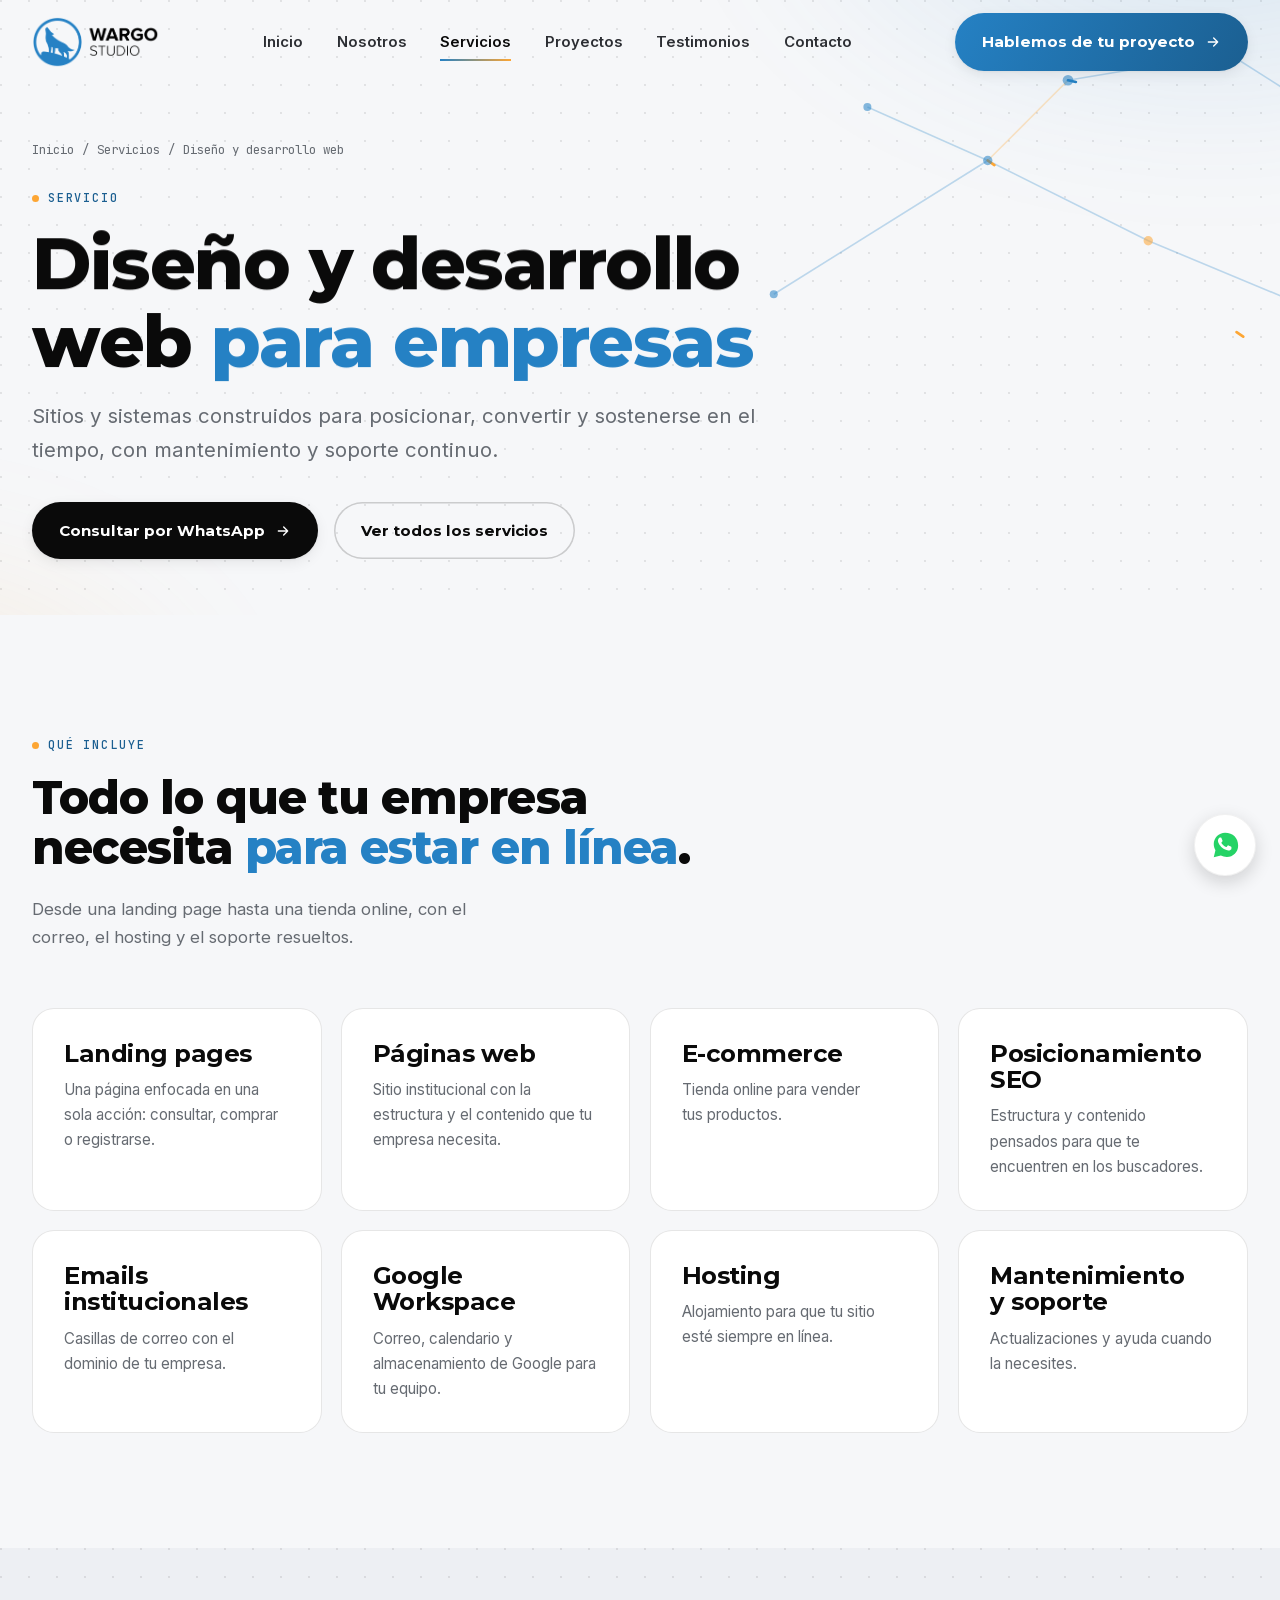
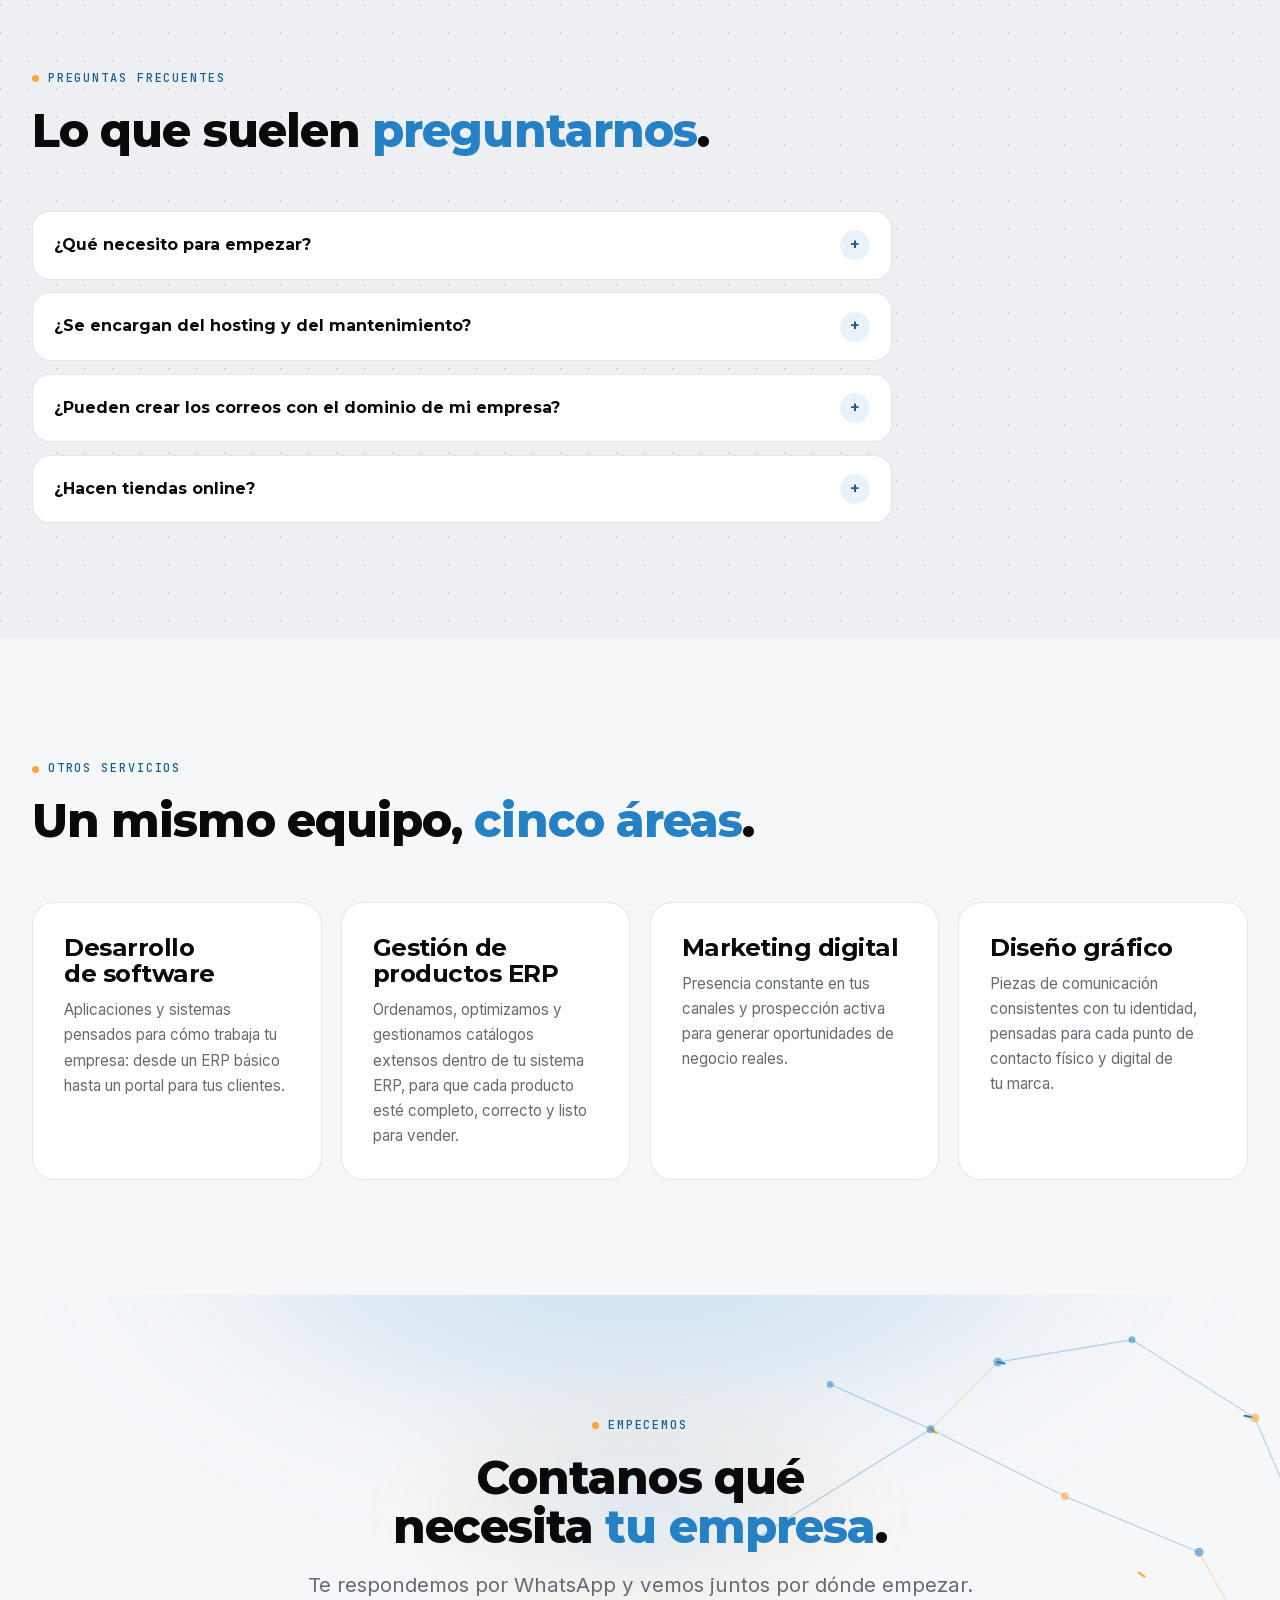
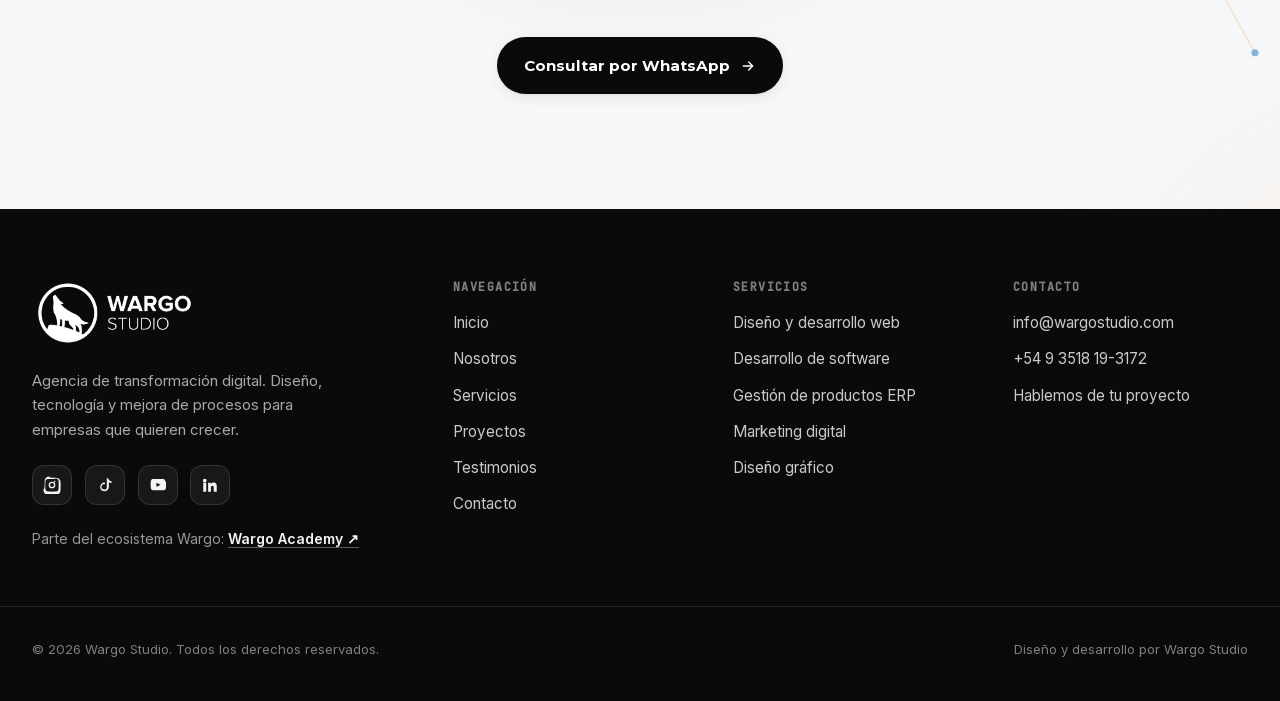
<file: desarrollo-web.html>
<!DOCTYPE html>
<html lang="es">
<head>
<meta charset="UTF-8">
<meta name="viewport" content="width=device-width, initial-scale=1">
<title>Diseño y desarrollo web para empresas | Wargo Studio</title>
<meta name="description" content="Landing pages, páginas web y e-commerce con SEO, emails institucionales, Google Workspace, hosting y soporte. Diseño y desarrollo web en Wargo Studio.">
<link rel="canonical" href="https://www.wargostudio.com/desarrollo-web.html">
<meta name="robots" content="index, follow">
<meta property="og:type" content="website">
<meta property="og:site_name" content="Wargo Studio">
<meta property="og:title" content="Diseño y desarrollo web para empresas | Wargo Studio">
<meta property="og:description" content="Landing pages, páginas web y e-commerce con SEO, emails institucionales, Google Workspace, hosting y soporte. Diseño y desarrollo web en Wargo Studio.">
<meta property="og:url" content="https://www.wargostudio.com/desarrollo-web.html">
<meta property="og:locale" content="es_AR">
<meta property="og:image" content="https://www.wargostudio.com/assets/img/og-image.jpg">
<meta property="og:image:width" content="1200">
<meta property="og:image:height" content="630">
<meta property="og:image:alt" content="Wargo Studio, agencia de transformación digital">
<meta name="twitter:card" content="summary_large_image">
<meta name="twitter:title" content="Diseño y desarrollo web para empresas | Wargo Studio">
<meta name="twitter:description" content="Landing pages, páginas web y e-commerce con SEO, emails institucionales, Google Workspace, hosting y soporte. Diseño y desarrollo web en Wargo Studio.">
<meta name="twitter:image" content="https://www.wargostudio.com/assets/img/og-image.jpg">
<link rel="icon" type="image/png" href="assets/img/favicon.png">
<link rel="icon" type="image/png" sizes="64x64" href="assets/img/favicon-64.png">
<link rel="apple-touch-icon" href="assets/img/apple-touch-icon.png">
<link rel="manifest" href="site.webmanifest">
<meta name="theme-color" content="#2581C4">
<link rel="preload" href="assets/fonts/montserrat-600-latin.woff2" as="font" type="font/woff2" crossorigin>
<link rel="preload" href="assets/fonts/inter-400-latin.woff2" as="font" type="font/woff2" crossorigin>
<script>document.documentElement.classList.add('js')</script>
<link rel="stylesheet" href="styles.css?v=20261117k">
<noscript><style>.reveal{opacity:1!important;transform:none!important;}</style></noscript>
<script type="application/ld+json">
{
  "@context": "https://schema.org",
  "@graph": [
    {
      "@type": "Service",
      "name": "Diseño y desarrollo web",
      "description": "Landing pages, páginas web y e-commerce con SEO, emails institucionales, Google Workspace, hosting y soporte. Diseño y desarrollo web en Wargo Studio.",
      "url": "https://www.wargostudio.com/desarrollo-web.html",
      "provider": {
        "@type": "ProfessionalService",
        "name": "Wargo Studio",
        "url": "https://www.wargostudio.com/"
      },
      "areaServed": "AR",
      "serviceType": "Diseño y desarrollo web"
    },
    {
      "@type": "FAQPage",
      "mainEntity": [
        {
          "@type": "Question",
          "name": "¿Qué necesito para empezar?",
          "acceptedAnswer": {
            "@type": "Answer",
            "text": "Contanos por WhatsApp qué hace tu empresa y qué querés lograr con tu web. Con eso evaluamos qué tipo de sitio conviene y cómo avanzar."
          }
        },
        {
          "@type": "Question",
          "name": "¿Se encargan del hosting y del mantenimiento?",
          "acceptedAnswer": {
            "@type": "Answer",
            "text": "Sí. El hosting y el mantenimiento y soporte forman parte de nuestros servicios de desarrollo web."
          }
        },
        {
          "@type": "Question",
          "name": "¿Pueden crear los correos con el dominio de mi empresa?",
          "acceptedAnswer": {
            "@type": "Answer",
            "text": "Sí. Configuramos emails institucionales y Google Workspace para tu equipo."
          }
        },
        {
          "@type": "Question",
          "name": "¿Hacen tiendas online?",
          "acceptedAnswer": {
            "@type": "Answer",
            "text": "Sí. Desarrollamos e-commerce, y también landing pages y páginas web institucionales."
          }
        }
      ]
    },
    {
      "@type": "BreadcrumbList",
      "itemListElement": [
        {
          "@type": "ListItem",
          "position": 1,
          "name": "Inicio",
          "item": "https://www.wargostudio.com/"
        },
        {
          "@type": "ListItem",
          "position": 2,
          "name": "Servicios",
          "item": "https://www.wargostudio.com/servicios.html"
        },
        {
          "@type": "ListItem",
          "position": 3,
          "name": "Diseño y desarrollo web",
          "item": "https://www.wargostudio.com/desarrollo-web.html"
        }
      ]
    }
  ]
}
</script>
</head>
<body data-nav="servicios.html">
<a href="#main" class="skip-link">Saltar al contenido</a>
<div class="scroll-progress" aria-hidden="true"><span data-scroll-progress></span></div>

<header class="nav">
  <div class="container nav-inner">
    <a href="index.html" class="brand">
      <img class="brand-logo" src="assets/img/logo-horizontal.webp" srcset="assets/img/logo-horizontal.webp 1x, assets/img/logo-horizontal@2x.webp 2x" alt="Wargo Studio" width="541" height="220">
    </a>
    <nav class="nav-links" aria-label="Navegación principal">
      <a class="nav-link" href="index.html">Inicio</a>
      <a class="nav-link" href="nosotros.html">Nosotros</a>
      <a class="nav-link" href="servicios.html">Servicios</a>
      <a class="nav-link" href="proyectos.html">Proyectos</a>
      <a class="nav-link" href="testimonios.html">Testimonios</a>
      <a class="nav-link" href="contacto.html">Contacto</a>
    </nav>
    <div class="nav-actions">
      <a class="nav-cta btn btn-accent" data-magnetic data-magnetic-strength="0.2" href="contacto.html">
        <span>Hablemos de tu proyecto</span>
        <svg class="btn-arrow" width="16" height="16" viewBox="0 0 24 24" fill="none" aria-hidden="true"><path d="M5 12h14M13 6l6 6-6 6" stroke="currentColor" stroke-width="2" stroke-linecap="round" stroke-linejoin="round"/></svg>
      </a>
      <button class="nav-toggle" aria-label="Abrir menú" aria-expanded="false" aria-controls="nav-mobile">
        <span class="nav-toggle-bars"><span></span><span></span><span></span></span>
      </button>
    </div>
  </div>
</header>

<div class="nav-mobile" id="nav-mobile" data-open="false">
  <nav class="nav-mobile-links" aria-label="Navegación móvil">
    <a class="nav-mobile-link" href="index.html">Inicio</a>
    <a class="nav-mobile-link" href="nosotros.html">Nosotros</a>
    <a class="nav-mobile-link" href="servicios.html">Servicios</a>
    <a class="nav-mobile-link" href="proyectos.html">Proyectos</a>
    <a class="nav-mobile-link" href="testimonios.html">Testimonios</a>
    <a class="nav-mobile-link" href="contacto.html">Contacto</a>
  </nav>
  <div class="nav-mobile-foot">
    <a class="btn btn-light" href="contacto.html">Hablemos de tu proyecto</a>
  </div>
</div>

<main id="main">
<section class="page-hero grain-dot-bg">
  <svg class="hero-network" viewBox="0 0 1200 460" preserveAspectRatio="xMidYMid slice" aria-hidden="true">
    <line class="hn-line" x1="920" y1="60" x2="1040" y2="40"/>
    <line class="hn-line" x1="1040" y1="40" x2="1150" y2="110"/>
    <line class="hn-line is-orange" x1="920" y1="60" x2="860" y2="120"/>
    <line class="hn-line" x1="860" y1="120" x2="980" y2="180"/>
    <line class="hn-line" x1="980" y1="180" x2="1100" y2="230"/>
    <line class="hn-line is-orange" x1="1100" y1="230" x2="1150" y2="320"/>
    <line class="hn-line" x1="1150" y1="110" x2="1180" y2="180"/>
    <line class="hn-line" x1="770" y1="80" x2="860" y2="120"/>
    <line class="hn-line" x1="700" y1="220" x2="860" y2="120"/>
    <line class="hn-signal c-blue" x1="920" y1="60" x2="1150" y2="110"/>
    <line class="hn-signal c-orange d2" x1="860" y1="120" x2="1150" y2="320"/>
    <circle class="hn-node pulse" cx="920" cy="60" r="4"/>
    <circle class="hn-node" cx="1040" cy="40" r="3.2"/>
    <circle class="hn-node is-orange pulse" cx="1150" cy="110" r="4"/>
    <circle class="hn-node" cx="860" cy="120" r="3.5"/>
    <circle class="hn-node is-orange" cx="980" cy="180" r="3.5"/>
    <circle class="hn-node pulse" cx="1100" cy="230" r="4"/>
    <circle class="hn-node" cx="1150" cy="320" r="3.2"/>
    <circle class="hn-node" cx="1180" cy="180" r="3"/>
    <circle class="hn-node" cx="770" cy="80" r="3"/>
    <circle class="hn-node" cx="700" cy="220" r="3"/>
  </svg>
  <div class="container">
    <nav class="breadcrumbs" aria-label="Ruta de navegación"><a href="index.html">Inicio</a><span>/</span><a href="servicios.html">Servicios</a><span>/</span><span>Diseño y desarrollo web</span></nav>
    <span class="eyebrow">Servicio</span>
    <h1 class="page-hero-title reveal" data-reveal data-split="words" style="margin-top:1rem;">Diseño y desarrollo web <em>para empresas</em></h1>
    <p class="lede-lg reveal" data-reveal style="margin-top:1.2rem;">Sitios y sistemas construidos para posicionar, convertir y sostenerse en el tiempo, con mantenimiento y soporte continuo.</p>
    <div class="hero-actions reveal" data-reveal>
      <a class="btn btn-primary" data-magnetic data-magnetic-strength="0.25" href="https://wa.me/5493518193172?text=Hola%21%20Te%20escribo%20desde%20la%20p%C3%A1gina%20web%20de%20Wargo.%20Necesito%20informaci%C3%B3n%20sobre%20dise%C3%B1o%20y%20desarrollo%20web..." target="_blank" rel="noopener"><span>Consultar por WhatsApp</span><svg class="btn-arrow" width="16" height="16" viewBox="0 0 24 24" fill="none" aria-hidden="true"><path d="M5 12h14M13 6l6 6-6 6" stroke="currentColor" stroke-width="2" stroke-linecap="round" stroke-linejoin="round"/></svg></a>
      <a class="btn btn-ghost" href="servicios.html">Ver todos los servicios</a>
    </div>
  </div>
</section>

<section class="section">
  <div class="container">
    <div class="head-row reveal" data-reveal>
      <div>
        <span class="eyebrow">Qué incluye</span>
        <h2 style="margin-top:1rem;">Todo lo que tu empresa necesita <em>para estar en línea</em>.</h2>
      </div>
      <p class="lede">Desde una landing page hasta una tienda online, con el correo, el hosting y el soporte resueltos.</p>
    </div>
    <div class="include-grid">
      <article class="card reveal" data-reveal>
        <div class="card-corner"></div>
        <h3>Landing pages</h3>
        <p style="margin-top:.7rem;color:var(--ink-mute);font-size:.95rem;">Una página enfocada en una sola acción: consultar, comprar o registrarse.</p>
      </article>
      <article class="card reveal" data-reveal>
        <div class="card-corner"></div>
        <h3>Páginas web</h3>
        <p style="margin-top:.7rem;color:var(--ink-mute);font-size:.95rem;">Sitio institucional con la estructura y el contenido que tu empresa necesita.</p>
      </article>
      <article class="card reveal" data-reveal>
        <div class="card-corner"></div>
        <h3>E-commerce</h3>
        <p style="margin-top:.7rem;color:var(--ink-mute);font-size:.95rem;">Tienda online para vender tus productos.</p>
      </article>
      <article class="card reveal" data-reveal>
        <div class="card-corner"></div>
        <h3>Posicionamiento SEO</h3>
        <p style="margin-top:.7rem;color:var(--ink-mute);font-size:.95rem;">Estructura y contenido pensados para que te encuentren en los buscadores.</p>
      </article>
      <article class="card reveal" data-reveal>
        <div class="card-corner"></div>
        <h3>Emails institucionales</h3>
        <p style="margin-top:.7rem;color:var(--ink-mute);font-size:.95rem;">Casillas de correo con el dominio de tu empresa.</p>
      </article>
      <article class="card reveal" data-reveal>
        <div class="card-corner"></div>
        <h3>Google Workspace</h3>
        <p style="margin-top:.7rem;color:var(--ink-mute);font-size:.95rem;">Correo, calendario y almacenamiento de Google para tu equipo.</p>
      </article>
      <article class="card reveal" data-reveal>
        <div class="card-corner"></div>
        <h3>Hosting</h3>
        <p style="margin-top:.7rem;color:var(--ink-mute);font-size:.95rem;">Alojamiento para que tu sitio esté siempre en línea.</p>
      </article>
      <article class="card reveal" data-reveal>
        <div class="card-corner"></div>
        <h3>Mantenimiento y soporte</h3>
        <p style="margin-top:.7rem;color:var(--ink-mute);font-size:.95rem;">Actualizaciones y ayuda cuando la necesites.</p>
      </article>
    </div>
  </div>
</section>

<section class="section section-alt grain-dot-bg">
  <div class="container">
    <div class="head-row reveal" data-reveal>
      <div>
        <span class="eyebrow">Preguntas frecuentes</span>
        <h2 style="margin-top:1rem;">Lo que suelen <em>preguntarnos</em>.</h2>
      </div>
    </div>
    <div class="faq">
      <details class="faq-item reveal" data-reveal>
        <summary>¿Qué necesito para empezar?</summary>
        <p>Contanos por WhatsApp qué hace tu empresa y qué querés lograr con tu web. Con eso evaluamos qué tipo de sitio conviene y cómo avanzar.</p>
      </details>
      <details class="faq-item reveal" data-reveal>
        <summary>¿Se encargan del hosting y del mantenimiento?</summary>
        <p>Sí. El hosting y el mantenimiento y soporte forman parte de nuestros servicios de desarrollo web.</p>
      </details>
      <details class="faq-item reveal" data-reveal>
        <summary>¿Pueden crear los correos con el dominio de mi empresa?</summary>
        <p>Sí. Configuramos emails institucionales y Google Workspace para tu equipo.</p>
      </details>
      <details class="faq-item reveal" data-reveal>
        <summary>¿Hacen tiendas online?</summary>
        <p>Sí. Desarrollamos e-commerce, y también landing pages y páginas web institucionales.</p>
      </details>
    </div>
  </div>
</section>

<section class="section">
  <div class="container">
    <div class="head-row reveal" data-reveal>
      <div>
        <span class="eyebrow">Otros servicios</span>
        <h2 style="margin-top:1rem;">Un mismo equipo, <em>cinco áreas</em>.</h2>
      </div>
    </div>
    <div class="include-grid">
      <article class="card reveal" data-reveal>
        <div class="card-corner"></div>
        <h3><a class="card-stretch" href="desarrollo-software.html">Desarrollo de software</a></h3>
        <p style="margin-top:.7rem;color:var(--ink-mute);font-size:.95rem;">Aplicaciones y sistemas pensados para cómo trabaja tu empresa: desde un ERP básico hasta un portal para tus clientes.</p>
      </article>
      <article class="card reveal" data-reveal>
        <div class="card-corner"></div>
        <h3><a class="card-stretch" href="gestion-erp.html">Gestión de productos ERP</a></h3>
        <p style="margin-top:.7rem;color:var(--ink-mute);font-size:.95rem;">Ordenamos, optimizamos y gestionamos catálogos extensos dentro de tu sistema ERP, para que cada producto esté completo, correcto y listo para vender.</p>
      </article>
      <article class="card reveal" data-reveal>
        <div class="card-corner"></div>
        <h3><a class="card-stretch" href="marketing-digital.html">Marketing digital</a></h3>
        <p style="margin-top:.7rem;color:var(--ink-mute);font-size:.95rem;">Presencia constante en tus canales y prospección activa para generar oportunidades de negocio reales.</p>
      </article>
      <article class="card reveal" data-reveal>
        <div class="card-corner"></div>
        <h3><a class="card-stretch" href="diseno-grafico.html">Diseño gráfico</a></h3>
        <p style="margin-top:.7rem;color:var(--ink-mute);font-size:.95rem;">Piezas de comunicación consistentes con tu identidad, pensadas para cada punto de contacto físico y digital de tu marca.</p>
      </article>
    </div>
  </div>
</section>

<section class="section final-cta">
  <div class="cta-bloom" aria-hidden="true"></div>
  <svg class="hero-network" viewBox="0 0 1200 460" preserveAspectRatio="xMidYMid slice" aria-hidden="true">
    <line class="hn-line" x1="920" y1="60" x2="1040" y2="40"/>
    <line class="hn-line" x1="1040" y1="40" x2="1150" y2="110"/>
    <line class="hn-line is-orange" x1="920" y1="60" x2="860" y2="120"/>
    <line class="hn-line" x1="860" y1="120" x2="980" y2="180"/>
    <line class="hn-line" x1="980" y1="180" x2="1100" y2="230"/>
    <line class="hn-line is-orange" x1="1100" y1="230" x2="1150" y2="320"/>
    <line class="hn-line" x1="1150" y1="110" x2="1180" y2="180"/>
    <line class="hn-line" x1="770" y1="80" x2="860" y2="120"/>
    <line class="hn-line" x1="700" y1="220" x2="860" y2="120"/>
    <line class="hn-signal c-blue" x1="920" y1="60" x2="1150" y2="110"/>
    <line class="hn-signal c-orange d2" x1="860" y1="120" x2="1150" y2="320"/>
    <circle class="hn-node pulse" cx="920" cy="60" r="4"/>
    <circle class="hn-node" cx="1040" cy="40" r="3.2"/>
    <circle class="hn-node is-orange pulse" cx="1150" cy="110" r="4"/>
    <circle class="hn-node" cx="860" cy="120" r="3.5"/>
    <circle class="hn-node is-orange" cx="980" cy="180" r="3.5"/>
    <circle class="hn-node pulse" cx="1100" cy="230" r="4"/>
    <circle class="hn-node" cx="1150" cy="320" r="3.2"/>
    <circle class="hn-node" cx="1180" cy="180" r="3"/>
    <circle class="hn-node" cx="770" cy="80" r="3"/>
    <circle class="hn-node" cx="700" cy="220" r="3"/>
  </svg>
  <div class="container">
    <span class="eyebrow reveal" data-reveal style="justify-content:center;">Empecemos</span>
    <h2 class="final-cta-title reveal" data-reveal style="margin-top:1rem;">Contanos qué necesita <em>tu empresa</em>.</h2>
    <p class="lede-lg reveal" data-reveal style="margin-inline:auto;text-align:center;margin-top:1rem;">Te respondemos por WhatsApp y vemos juntos por dónde empezar.</p>
    <div class="final-cta-actions reveal" data-reveal>
      <a class="btn btn-primary" data-magnetic data-magnetic-strength="0.25" href="https://wa.me/5493518193172?text=Hola%21%20Te%20escribo%20desde%20la%20p%C3%A1gina%20web%20de%20Wargo.%20Necesito%20informaci%C3%B3n%20sobre%20dise%C3%B1o%20y%20desarrollo%20web..." target="_blank" rel="noopener"><span>Consultar por WhatsApp</span><svg class="btn-arrow" width="16" height="16" viewBox="0 0 24 24" fill="none" aria-hidden="true"><path d="M5 12h14M13 6l6 6-6 6" stroke="currentColor" stroke-width="2" stroke-linecap="round" stroke-linejoin="round"/></svg></a>
    </div>
  </div>
</section>

</main>

<footer class="footer">
  <div class="container footer-grid">
    <div class="footer-col">
      <a href="index.html" class="brand">
        <img class="brand-logo" src="assets/img/logo-horizontal-white.webp" srcset="assets/img/logo-horizontal-white.webp 1x, assets/img/logo-horizontal-white@2x.webp 2x" alt="Wargo Studio" width="566" height="220">
      </a>
      <p class="footer-brand-blurb">Agencia de transformación digital. Diseño, tecnología y mejora de procesos para empresas que quieren crecer.</p>
      <div class="footer-social">
        <a class="social-btn" href="https://www.instagram.com/wargostudio" target="_blank" rel="noopener" aria-label="Instagram"><svg viewBox="0 0 24 24"><path d="M12 2.2c3.2 0 3.6 0 4.85.07 1.17.05 2.02.24 2.75.52a5.5 5.5 0 0 1 2 1.3 5.5 5.5 0 0 1 1.3 2c.28.73.47 1.58.52 2.75.06 1.25.07 1.65.07 4.85s0 3.6-.07 4.85c-.05 1.17-.24 2.02-.52 2.75a5.5 5.5 0 0 1-1.3 2 5.5 5.5 0 0 1-2 1.3c-.73.28-1.58.47-2.75.52-1.25.06-1.65.07-4.85.07s-3.6 0-4.85-.07c-1.17-.05-2.02-.24-2.75-.52a5.5 5.5 0 0 1-2-1.3 5.5 5.5 0 0 1-1.3-2c-.28-.73-.47-1.58-.52-2.75C2.2 15.6 2.2 15.2 2.2 12s0-3.6.07-4.85c.05-1.17.24-2.02.52-2.75a5.5 5.5 0 0 1 1.3-2 5.5 5.5 0 0 1 2-1.3c.73-.28 1.58-.47 2.75-.52C8.4 2.2 8.8 2.2 12 2.2zm0 1.8c-3.15 0-3.52 0-4.76.07-.96.04-1.48.2-1.82.34-.46.18-.79.4-1.13.74-.34.34-.56.67-.74 1.13-.13.34-.3.86-.34 1.82C3.15 8.48 3.14 8.85 3.14 12s0 3.52.07 4.76c.04.96.2 1.48.34 1.82.18.46.4.79.74 1.13.34.34.67.56 1.13.74.34.13.86.3 1.82.34 1.24.06 1.61.07 4.76.07s3.52 0 4.76-.07c.96-.04 1.48-.2 1.82-.34.46-.18.79-.4 1.13-.74.34-.34.56-.67.74-1.13.13-.34.3-.86.34-1.82.06-1.24.07-1.61.07-4.76s0-3.52-.07-4.76c-.04-.96-.2-1.48-.34-1.82a3 3 0 0 0-.74-1.13 3 3 0 0 0-1.13-.74c-.34-.13-.86-.3-1.82-.34C15.52 4 15.15 4 12 4zm0 3.55A4.45 4.45 0 1 1 7.55 12 4.45 4.45 0 0 1 12 7.55zm0 1.8A2.65 2.65 0 1 0 14.65 12 2.65 2.65 0 0 0 12 9.35zm4.63-2.05a1.04 1.04 0 1 1-1.04-1.04 1.04 1.04 0 0 1 1.04 1.04z"/></svg></a>
        <a class="social-btn" href="https://www.tiktok.com/@wargostudio" target="_blank" rel="noopener" aria-label="TikTok"><svg viewBox="0 0 24 24"><path d="M14 3h2.2c.15 1.1.68 2.06 1.53 2.8.85.75 1.9 1.18 3.02 1.25v2.24a6.9 6.9 0 0 1-3.6-1.05v6.4a5.85 5.85 0 1 1-5.85-5.85c.2 0 .4.01.6.04v2.3a3.55 3.55 0 1 0 2.5 3.4V3z"/></svg></a>
        <a class="social-btn" href="https://www.youtube.com/@wargostudio" target="_blank" rel="noopener" aria-label="YouTube"><svg viewBox="0 0 24 24"><path d="M21.6 7.2s-.2-1.5-.85-2.15c-.8-.85-1.7-.85-2.12-.9C15.7 4 12 4 12 4h-.02s-3.68 0-6.6.15c-.42.05-1.32.05-2.12.9C2.6 5.7 2.4 7.2 2.4 7.2S2.2 8.95 2.2 10.7v1.6c0 1.75.2 3.5.2 3.5s.2 1.5.85 2.15c.8.85 1.85.82 2.32.92 1.68.16 7.43.2 7.43.2s3.68 0 6.6-.15c.42-.05 1.32-.05 2.12-.9.65-.65.85-2.15.85-2.15s.2-1.75.2-3.5v-1.6c0-1.75-.2-3.5-.2-3.5zM9.95 14.6V8.9l5.4 2.86-5.4 2.85z"/></svg></a>
        <a class="social-btn" href="https://www.linkedin.com/company/wargostudio" target="_blank" rel="noopener" aria-label="LinkedIn"><svg viewBox="0 0 24 24"><path d="M4.98 3.5a2.5 2.5 0 1 1 0 5 2.5 2.5 0 0 1 0-5zM3 9h4v12H3zM9.5 9H13v1.65h.05c.5-.9 1.7-1.85 3.5-1.85 3.75 0 4.45 2.35 4.45 5.4V21H17v-5.3c0-1.25 0-2.85-1.75-2.85-1.75 0-2.02 1.35-2.02 2.75V21H9.5z"/></svg></a>
      </div>
      <p class="footer-ecosystem">Parte del ecosistema Wargo: <a href="https://wargoacademy.com/" target="_blank" rel="noopener">Wargo Academy ↗</a></p>
    </div>
    <div class="footer-col">
      <h5>Navegación</h5>
      <nav class="footer-links">
        <a href="index.html">Inicio</a>
        <a href="nosotros.html">Nosotros</a>
        <a href="servicios.html">Servicios</a>
        <a href="proyectos.html">Proyectos</a>
        <a href="testimonios.html">Testimonios</a>
        <a href="contacto.html">Contacto</a>
      </nav>
    </div>
    <div class="footer-col">
      <h5>Servicios</h5>
      <nav class="footer-links">
        <a href="desarrollo-web.html">Diseño y desarrollo web</a>
        <a href="desarrollo-software.html">Desarrollo de software</a>
        <a href="gestion-erp.html">Gestión de productos ERP</a>
        <a href="marketing-digital.html">Marketing digital</a>
        <a href="diseno-grafico.html">Diseño gráfico</a>
      </nav>
    </div>
    <div class="footer-col">
      <h5>Contacto</h5>
      <nav class="footer-links">
        <a href="mailto:info@wargostudio.com">info@wargostudio.com</a>
        <a href="tel:+5493518193172">+54 9 3518 19-3172</a>
        <a href="contacto.html">Hablemos de tu proyecto</a>
      </nav>
    </div>
  </div>
  <div class="container footer-bottom">
    <span>&copy; <span id="year">2026</span> Wargo Studio. Todos los derechos reservados.</span>
    <span>Diseño y desarrollo por Wargo Studio</span>
  </div>
</footer>

<a class="whatsapp-float" href="https://wa.me/5493518193172?text=Hola%21%20Te%20escribo%20desde%20la%20p%C3%A1gina%20web%20de%20Wargo.%20Necesito..." target="_blank" rel="noopener" aria-label="Chatear por WhatsApp con Wargo Studio">
  <svg viewBox="0 0 32 32" aria-hidden="true"><path d="M16.02 3C9.4 3 4 8.4 4 15.02c0 2.4.66 4.64 1.8 6.56L4 29l7.6-1.72c1.84.98 3.94 1.54 6.4 1.54 6.62 0 12.02-5.4 12.02-12.02C30.02 8.4 24.64 3 16.02 3zm7.06 17.06c-.3.84-1.5 1.56-2.44 1.76-.66.14-1.5.24-4.4-.94-3.7-1.52-6.08-5.28-6.26-5.52-.18-.24-1.5-2-1.5-3.82 0-1.82.94-2.7 1.28-3.08.34-.36.74-.44.98-.44.24 0 .48 0 .68.02.22.02.5-.08.78.6.3.72 1.02 2.48 1.1 2.66.08.18.14.4.02.64-.12.24-.18.4-.36.6-.18.22-.38.48-.54.64-.18.18-.36.38-.16.74.2.36.9 1.5 1.94 2.42 1.34 1.2 2.46 1.58 2.82 1.76.36.18.58.16.78-.06.22-.22.9-1.02 1.14-1.38.24-.36.48-.3.8-.18.32.12 2.06.98 2.42 1.16.36.18.6.26.68.4.1.16.1.9-.2 1.74z"/></svg>
</a>
<a class="wa-bar" href="https://wa.me/5493518193172?text=Hola%21%20Te%20escribo%20desde%20la%20p%C3%A1gina%20web%20de%20Wargo.%20Necesito..." target="_blank" rel="noopener"><svg viewBox="0 0 32 32" aria-hidden="true"><path d="M16.02 3C9.4 3 4 8.4 4 15.02c0 2.4.66 4.64 1.8 6.56L4 29l7.6-1.72c1.84.98 3.94 1.54 6.4 1.54 6.62 0 12.02-5.4 12.02-12.02C30.02 8.4 24.64 3 16.02 3zm7.06 17.06c-.3.84-1.5 1.56-2.44 1.76-.66.14-1.5.24-4.4-.94-3.7-1.52-6.08-5.28-6.26-5.52-.18-.24-1.5-2-1.5-3.82 0-1.82.94-2.7 1.28-3.08.34-.36.74-.44.98-.44.24 0 .48 0 .68.02.22.02.5-.08.78.6.3.72 1.02 2.48 1.1 2.66.08.18.14.4.02.64-.12.24-.18.4-.36.6-.18.22-.38.48-.54.64-.18.18-.36.38-.16.74.2.36.9 1.5 1.94 2.42 1.34 1.2 2.46 1.58 2.82 1.76.36.18.58.16.78-.06.22-.22.9-1.02 1.14-1.38.24-.36.48-.3.8-.18.32.12 2.06.98 2.42 1.16.36.18.6.26.68.4.1.16.1.9-.2 1.74z"/></svg><span>Escribinos por WhatsApp</span></a>

<script defer src="lib/gsap.min.js"></script>
<script defer src="lib/ScrollTrigger.min.js"></script><script defer src="main.js?v=20261117k"></script>
<script>document.getElementById("year").textContent = new Date().getFullYear();</script>
</body>
</html>
</file>
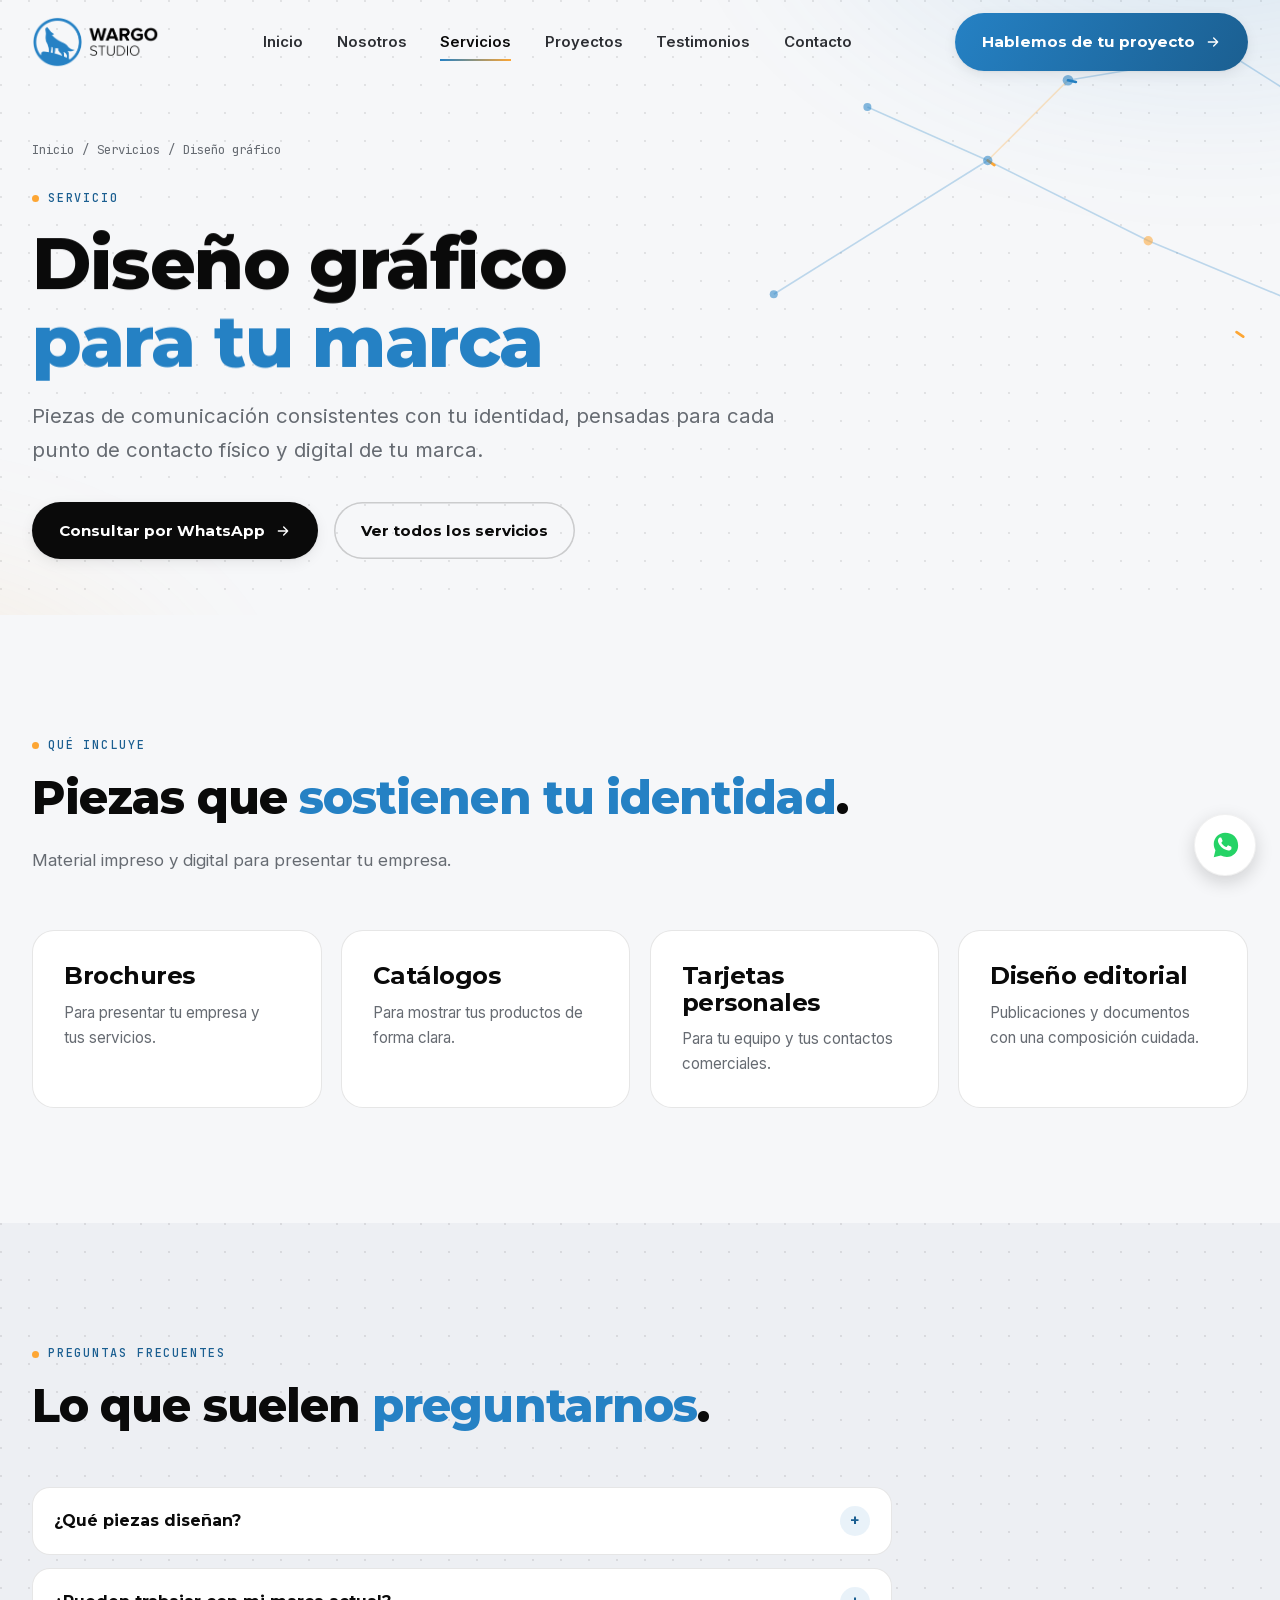
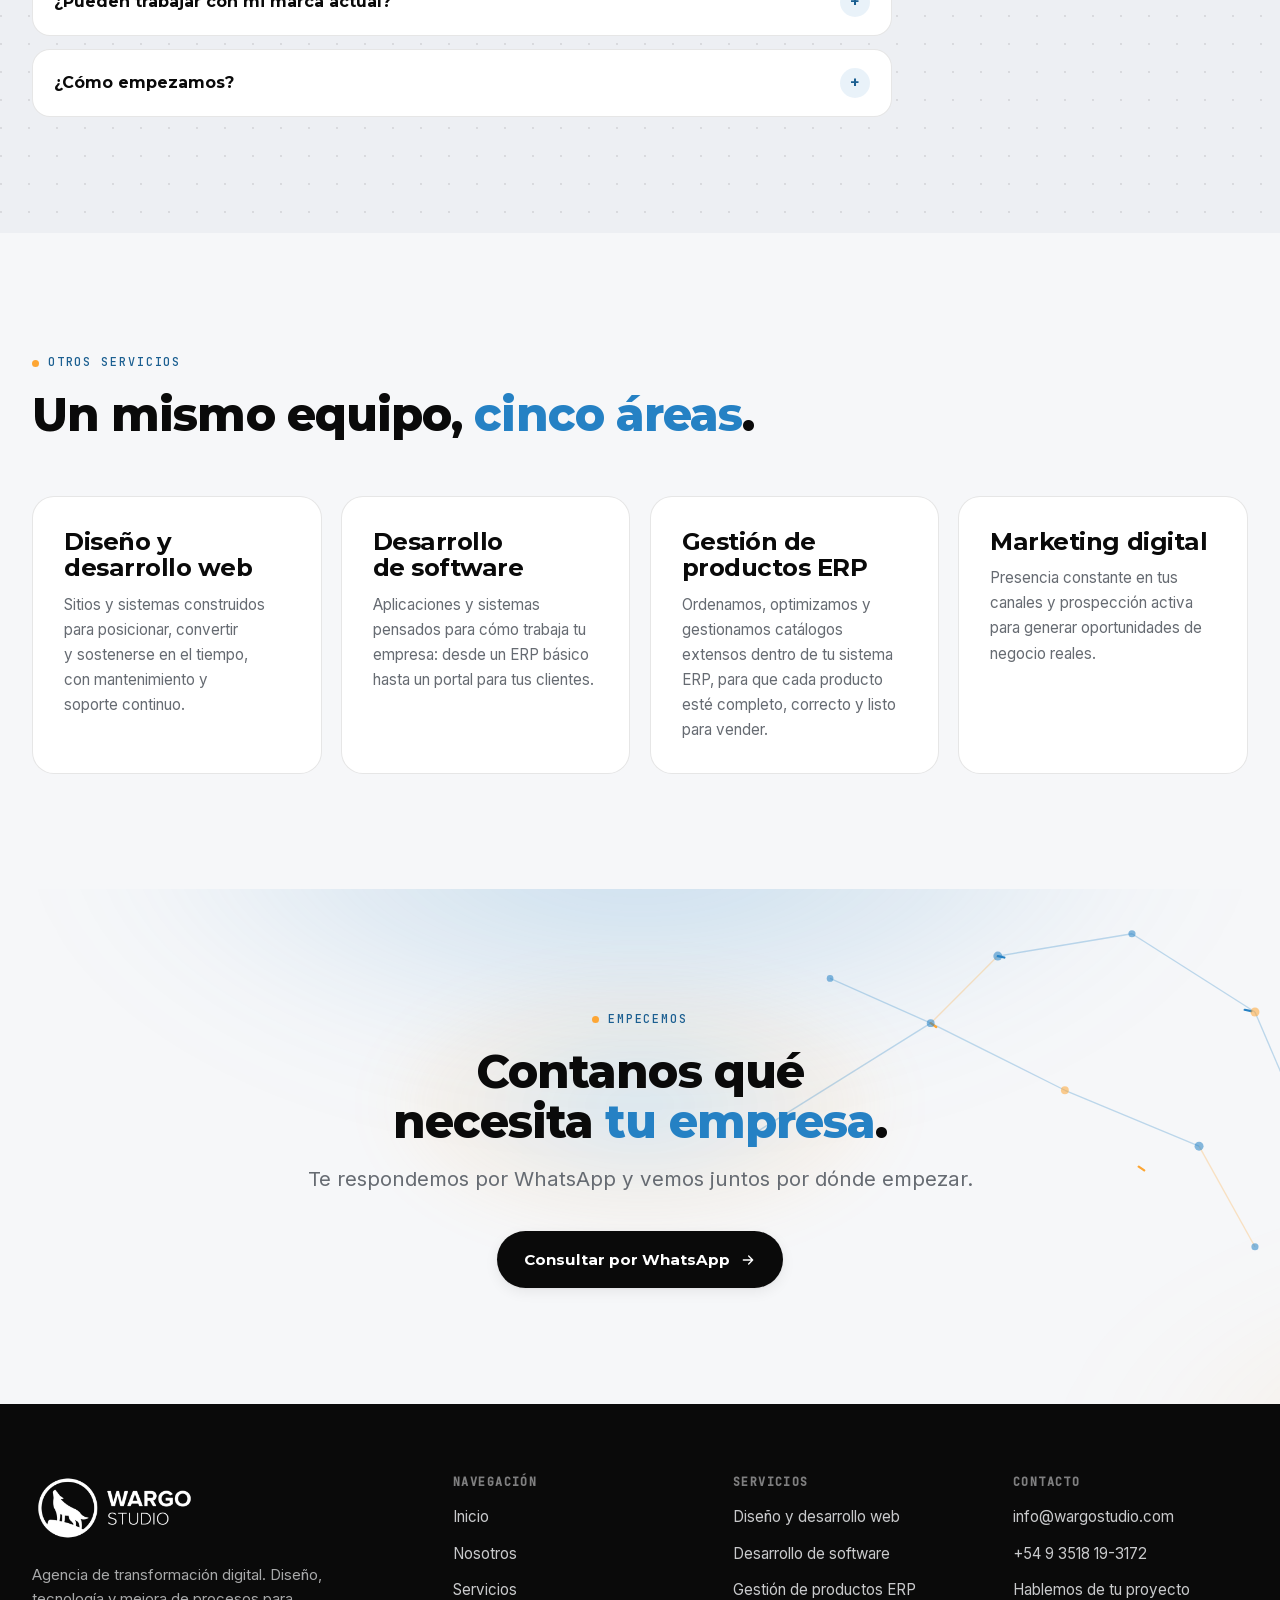
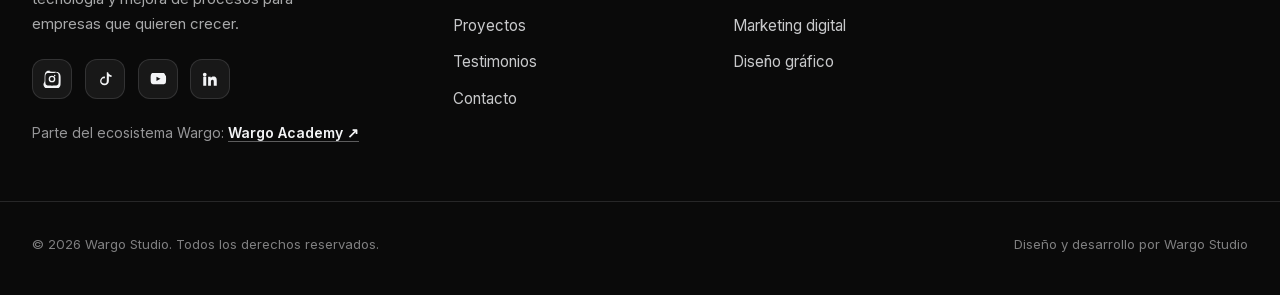
<file: diseno-grafico.html>
<!DOCTYPE html>
<html lang="es">
<head>
<meta charset="UTF-8">
<meta name="viewport" content="width=device-width, initial-scale=1">
<title>Diseño gráfico: brochures, catálogos y más | Wargo Studio</title>
<meta name="description" content="Diseño de brochures, catálogos, tarjetas personales y piezas editoriales para que tu marca se vea consistente en cada punto de contacto.">
<link rel="canonical" href="https://www.wargostudio.com/diseno-grafico.html">
<meta name="robots" content="index, follow">
<meta property="og:type" content="website">
<meta property="og:site_name" content="Wargo Studio">
<meta property="og:title" content="Diseño gráfico: brochures, catálogos y más | Wargo Studio">
<meta property="og:description" content="Diseño de brochures, catálogos, tarjetas personales y piezas editoriales para que tu marca se vea consistente en cada punto de contacto.">
<meta property="og:url" content="https://www.wargostudio.com/diseno-grafico.html">
<meta property="og:locale" content="es_AR">
<meta property="og:image" content="https://www.wargostudio.com/assets/img/og-image.jpg">
<meta property="og:image:width" content="1200">
<meta property="og:image:height" content="630">
<meta property="og:image:alt" content="Wargo Studio, agencia de transformación digital">
<meta name="twitter:card" content="summary_large_image">
<meta name="twitter:title" content="Diseño gráfico: brochures, catálogos y más | Wargo Studio">
<meta name="twitter:description" content="Diseño de brochures, catálogos, tarjetas personales y piezas editoriales para que tu marca se vea consistente en cada punto de contacto.">
<meta name="twitter:image" content="https://www.wargostudio.com/assets/img/og-image.jpg">
<link rel="icon" type="image/png" href="assets/img/favicon.png">
<link rel="icon" type="image/png" sizes="64x64" href="assets/img/favicon-64.png">
<link rel="apple-touch-icon" href="assets/img/apple-touch-icon.png">
<link rel="manifest" href="site.webmanifest">
<meta name="theme-color" content="#2581C4">
<link rel="preload" href="assets/fonts/montserrat-600-latin.woff2" as="font" type="font/woff2" crossorigin>
<link rel="preload" href="assets/fonts/inter-400-latin.woff2" as="font" type="font/woff2" crossorigin>
<script>document.documentElement.classList.add('js')</script>
<link rel="stylesheet" href="styles.css?v=20261117k">
<noscript><style>.reveal{opacity:1!important;transform:none!important;}</style></noscript>
<script type="application/ld+json">
{
  "@context": "https://schema.org",
  "@graph": [
    {
      "@type": "Service",
      "name": "Diseño gráfico",
      "description": "Diseño de brochures, catálogos, tarjetas personales y piezas editoriales para que tu marca se vea consistente en cada punto de contacto.",
      "url": "https://www.wargostudio.com/diseno-grafico.html",
      "provider": {
        "@type": "ProfessionalService",
        "name": "Wargo Studio",
        "url": "https://www.wargostudio.com/"
      },
      "areaServed": "AR",
      "serviceType": "Diseño gráfico"
    },
    {
      "@type": "FAQPage",
      "mainEntity": [
        {
          "@type": "Question",
          "name": "¿Qué piezas diseñan?",
          "acceptedAnswer": {
            "@type": "Answer",
            "text": "Brochures, catálogos, tarjetas personales y diseño editorial."
          }
        },
        {
          "@type": "Question",
          "name": "¿Pueden trabajar con mi marca actual?",
          "acceptedAnswer": {
            "@type": "Answer",
            "text": "Contanos qué materiales ya tenés y cómo querés que se vea tu marca, y lo resolvemos juntos."
          }
        },
        {
          "@type": "Question",
          "name": "¿Cómo empezamos?",
          "acceptedAnswer": {
            "@type": "Answer",
            "text": "Escribinos por WhatsApp y contanos qué pieza necesitás."
          }
        }
      ]
    },
    {
      "@type": "BreadcrumbList",
      "itemListElement": [
        {
          "@type": "ListItem",
          "position": 1,
          "name": "Inicio",
          "item": "https://www.wargostudio.com/"
        },
        {
          "@type": "ListItem",
          "position": 2,
          "name": "Servicios",
          "item": "https://www.wargostudio.com/servicios.html"
        },
        {
          "@type": "ListItem",
          "position": 3,
          "name": "Diseño gráfico",
          "item": "https://www.wargostudio.com/diseno-grafico.html"
        }
      ]
    }
  ]
}
</script>
</head>
<body data-nav="servicios.html">
<a href="#main" class="skip-link">Saltar al contenido</a>
<div class="scroll-progress" aria-hidden="true"><span data-scroll-progress></span></div>

<header class="nav">
  <div class="container nav-inner">
    <a href="index.html" class="brand">
      <img class="brand-logo" src="assets/img/logo-horizontal.webp" srcset="assets/img/logo-horizontal.webp 1x, assets/img/logo-horizontal@2x.webp 2x" alt="Wargo Studio" width="541" height="220">
    </a>
    <nav class="nav-links" aria-label="Navegación principal">
      <a class="nav-link" href="index.html">Inicio</a>
      <a class="nav-link" href="nosotros.html">Nosotros</a>
      <a class="nav-link" href="servicios.html">Servicios</a>
      <a class="nav-link" href="proyectos.html">Proyectos</a>
      <a class="nav-link" href="testimonios.html">Testimonios</a>
      <a class="nav-link" href="contacto.html">Contacto</a>
    </nav>
    <div class="nav-actions">
      <a class="nav-cta btn btn-accent" data-magnetic data-magnetic-strength="0.2" href="contacto.html">
        <span>Hablemos de tu proyecto</span>
        <svg class="btn-arrow" width="16" height="16" viewBox="0 0 24 24" fill="none" aria-hidden="true"><path d="M5 12h14M13 6l6 6-6 6" stroke="currentColor" stroke-width="2" stroke-linecap="round" stroke-linejoin="round"/></svg>
      </a>
      <button class="nav-toggle" aria-label="Abrir menú" aria-expanded="false" aria-controls="nav-mobile">
        <span class="nav-toggle-bars"><span></span><span></span><span></span></span>
      </button>
    </div>
  </div>
</header>

<div class="nav-mobile" id="nav-mobile" data-open="false">
  <nav class="nav-mobile-links" aria-label="Navegación móvil">
    <a class="nav-mobile-link" href="index.html">Inicio</a>
    <a class="nav-mobile-link" href="nosotros.html">Nosotros</a>
    <a class="nav-mobile-link" href="servicios.html">Servicios</a>
    <a class="nav-mobile-link" href="proyectos.html">Proyectos</a>
    <a class="nav-mobile-link" href="testimonios.html">Testimonios</a>
    <a class="nav-mobile-link" href="contacto.html">Contacto</a>
  </nav>
  <div class="nav-mobile-foot">
    <a class="btn btn-light" href="contacto.html">Hablemos de tu proyecto</a>
  </div>
</div>

<main id="main">
<section class="page-hero grain-dot-bg">
  <svg class="hero-network" viewBox="0 0 1200 460" preserveAspectRatio="xMidYMid slice" aria-hidden="true">
    <line class="hn-line" x1="920" y1="60" x2="1040" y2="40"/>
    <line class="hn-line" x1="1040" y1="40" x2="1150" y2="110"/>
    <line class="hn-line is-orange" x1="920" y1="60" x2="860" y2="120"/>
    <line class="hn-line" x1="860" y1="120" x2="980" y2="180"/>
    <line class="hn-line" x1="980" y1="180" x2="1100" y2="230"/>
    <line class="hn-line is-orange" x1="1100" y1="230" x2="1150" y2="320"/>
    <line class="hn-line" x1="1150" y1="110" x2="1180" y2="180"/>
    <line class="hn-line" x1="770" y1="80" x2="860" y2="120"/>
    <line class="hn-line" x1="700" y1="220" x2="860" y2="120"/>
    <line class="hn-signal c-blue" x1="920" y1="60" x2="1150" y2="110"/>
    <line class="hn-signal c-orange d2" x1="860" y1="120" x2="1150" y2="320"/>
    <circle class="hn-node pulse" cx="920" cy="60" r="4"/>
    <circle class="hn-node" cx="1040" cy="40" r="3.2"/>
    <circle class="hn-node is-orange pulse" cx="1150" cy="110" r="4"/>
    <circle class="hn-node" cx="860" cy="120" r="3.5"/>
    <circle class="hn-node is-orange" cx="980" cy="180" r="3.5"/>
    <circle class="hn-node pulse" cx="1100" cy="230" r="4"/>
    <circle class="hn-node" cx="1150" cy="320" r="3.2"/>
    <circle class="hn-node" cx="1180" cy="180" r="3"/>
    <circle class="hn-node" cx="770" cy="80" r="3"/>
    <circle class="hn-node" cx="700" cy="220" r="3"/>
  </svg>
  <div class="container">
    <nav class="breadcrumbs" aria-label="Ruta de navegación"><a href="index.html">Inicio</a><span>/</span><a href="servicios.html">Servicios</a><span>/</span><span>Diseño gráfico</span></nav>
    <span class="eyebrow">Servicio</span>
    <h1 class="page-hero-title reveal" data-reveal data-split="words" style="margin-top:1rem;">Diseño gráfico <em>para tu marca</em></h1>
    <p class="lede-lg reveal" data-reveal style="margin-top:1.2rem;">Piezas de comunicación consistentes con tu identidad, pensadas para cada punto de contacto físico y digital de tu marca.</p>
    <div class="hero-actions reveal" data-reveal>
      <a class="btn btn-primary" data-magnetic data-magnetic-strength="0.25" href="https://wa.me/5493518193172?text=Hola%21%20Te%20escribo%20desde%20la%20p%C3%A1gina%20web%20de%20Wargo.%20Necesito%20informaci%C3%B3n%20sobre%20dise%C3%B1o%20gr%C3%A1fico..." target="_blank" rel="noopener"><span>Consultar por WhatsApp</span><svg class="btn-arrow" width="16" height="16" viewBox="0 0 24 24" fill="none" aria-hidden="true"><path d="M5 12h14M13 6l6 6-6 6" stroke="currentColor" stroke-width="2" stroke-linecap="round" stroke-linejoin="round"/></svg></a>
      <a class="btn btn-ghost" href="servicios.html">Ver todos los servicios</a>
    </div>
  </div>
</section>

<section class="section">
  <div class="container">
    <div class="head-row reveal" data-reveal>
      <div>
        <span class="eyebrow">Qué incluye</span>
        <h2 style="margin-top:1rem;">Piezas que <em>sostienen tu identidad</em>.</h2>
      </div>
      <p class="lede">Material impreso y digital para presentar tu empresa.</p>
    </div>
    <div class="include-grid">
      <article class="card reveal" data-reveal>
        <div class="card-corner"></div>
        <h3>Brochures</h3>
        <p style="margin-top:.7rem;color:var(--ink-mute);font-size:.95rem;">Para presentar tu empresa y tus servicios.</p>
      </article>
      <article class="card reveal" data-reveal>
        <div class="card-corner"></div>
        <h3>Catálogos</h3>
        <p style="margin-top:.7rem;color:var(--ink-mute);font-size:.95rem;">Para mostrar tus productos de forma clara.</p>
      </article>
      <article class="card reveal" data-reveal>
        <div class="card-corner"></div>
        <h3>Tarjetas personales</h3>
        <p style="margin-top:.7rem;color:var(--ink-mute);font-size:.95rem;">Para tu equipo y tus contactos comerciales.</p>
      </article>
      <article class="card reveal" data-reveal>
        <div class="card-corner"></div>
        <h3>Diseño editorial</h3>
        <p style="margin-top:.7rem;color:var(--ink-mute);font-size:.95rem;">Publicaciones y documentos con una composición cuidada.</p>
      </article>
    </div>
  </div>
</section>

<section class="section section-alt grain-dot-bg">
  <div class="container">
    <div class="head-row reveal" data-reveal>
      <div>
        <span class="eyebrow">Preguntas frecuentes</span>
        <h2 style="margin-top:1rem;">Lo que suelen <em>preguntarnos</em>.</h2>
      </div>
    </div>
    <div class="faq">
      <details class="faq-item reveal" data-reveal>
        <summary>¿Qué piezas diseñan?</summary>
        <p>Brochures, catálogos, tarjetas personales y diseño editorial.</p>
      </details>
      <details class="faq-item reveal" data-reveal>
        <summary>¿Pueden trabajar con mi marca actual?</summary>
        <p>Contanos qué materiales ya tenés y cómo querés que se vea tu marca, y lo resolvemos juntos.</p>
      </details>
      <details class="faq-item reveal" data-reveal>
        <summary>¿Cómo empezamos?</summary>
        <p>Escribinos por WhatsApp y contanos qué pieza necesitás.</p>
      </details>
    </div>
  </div>
</section>

<section class="section">
  <div class="container">
    <div class="head-row reveal" data-reveal>
      <div>
        <span class="eyebrow">Otros servicios</span>
        <h2 style="margin-top:1rem;">Un mismo equipo, <em>cinco áreas</em>.</h2>
      </div>
    </div>
    <div class="include-grid">
      <article class="card reveal" data-reveal>
        <div class="card-corner"></div>
        <h3><a class="card-stretch" href="desarrollo-web.html">Diseño y desarrollo web</a></h3>
        <p style="margin-top:.7rem;color:var(--ink-mute);font-size:.95rem;">Sitios y sistemas construidos para posicionar, convertir y sostenerse en el tiempo, con mantenimiento y soporte continuo.</p>
      </article>
      <article class="card reveal" data-reveal>
        <div class="card-corner"></div>
        <h3><a class="card-stretch" href="desarrollo-software.html">Desarrollo de software</a></h3>
        <p style="margin-top:.7rem;color:var(--ink-mute);font-size:.95rem;">Aplicaciones y sistemas pensados para cómo trabaja tu empresa: desde un ERP básico hasta un portal para tus clientes.</p>
      </article>
      <article class="card reveal" data-reveal>
        <div class="card-corner"></div>
        <h3><a class="card-stretch" href="gestion-erp.html">Gestión de productos ERP</a></h3>
        <p style="margin-top:.7rem;color:var(--ink-mute);font-size:.95rem;">Ordenamos, optimizamos y gestionamos catálogos extensos dentro de tu sistema ERP, para que cada producto esté completo, correcto y listo para vender.</p>
      </article>
      <article class="card reveal" data-reveal>
        <div class="card-corner"></div>
        <h3><a class="card-stretch" href="marketing-digital.html">Marketing digital</a></h3>
        <p style="margin-top:.7rem;color:var(--ink-mute);font-size:.95rem;">Presencia constante en tus canales y prospección activa para generar oportunidades de negocio reales.</p>
      </article>
    </div>
  </div>
</section>

<section class="section final-cta">
  <div class="cta-bloom" aria-hidden="true"></div>
  <svg class="hero-network" viewBox="0 0 1200 460" preserveAspectRatio="xMidYMid slice" aria-hidden="true">
    <line class="hn-line" x1="920" y1="60" x2="1040" y2="40"/>
    <line class="hn-line" x1="1040" y1="40" x2="1150" y2="110"/>
    <line class="hn-line is-orange" x1="920" y1="60" x2="860" y2="120"/>
    <line class="hn-line" x1="860" y1="120" x2="980" y2="180"/>
    <line class="hn-line" x1="980" y1="180" x2="1100" y2="230"/>
    <line class="hn-line is-orange" x1="1100" y1="230" x2="1150" y2="320"/>
    <line class="hn-line" x1="1150" y1="110" x2="1180" y2="180"/>
    <line class="hn-line" x1="770" y1="80" x2="860" y2="120"/>
    <line class="hn-line" x1="700" y1="220" x2="860" y2="120"/>
    <line class="hn-signal c-blue" x1="920" y1="60" x2="1150" y2="110"/>
    <line class="hn-signal c-orange d2" x1="860" y1="120" x2="1150" y2="320"/>
    <circle class="hn-node pulse" cx="920" cy="60" r="4"/>
    <circle class="hn-node" cx="1040" cy="40" r="3.2"/>
    <circle class="hn-node is-orange pulse" cx="1150" cy="110" r="4"/>
    <circle class="hn-node" cx="860" cy="120" r="3.5"/>
    <circle class="hn-node is-orange" cx="980" cy="180" r="3.5"/>
    <circle class="hn-node pulse" cx="1100" cy="230" r="4"/>
    <circle class="hn-node" cx="1150" cy="320" r="3.2"/>
    <circle class="hn-node" cx="1180" cy="180" r="3"/>
    <circle class="hn-node" cx="770" cy="80" r="3"/>
    <circle class="hn-node" cx="700" cy="220" r="3"/>
  </svg>
  <div class="container">
    <span class="eyebrow reveal" data-reveal style="justify-content:center;">Empecemos</span>
    <h2 class="final-cta-title reveal" data-reveal style="margin-top:1rem;">Contanos qué necesita <em>tu empresa</em>.</h2>
    <p class="lede-lg reveal" data-reveal style="margin-inline:auto;text-align:center;margin-top:1rem;">Te respondemos por WhatsApp y vemos juntos por dónde empezar.</p>
    <div class="final-cta-actions reveal" data-reveal>
      <a class="btn btn-primary" data-magnetic data-magnetic-strength="0.25" href="https://wa.me/5493518193172?text=Hola%21%20Te%20escribo%20desde%20la%20p%C3%A1gina%20web%20de%20Wargo.%20Necesito%20informaci%C3%B3n%20sobre%20dise%C3%B1o%20gr%C3%A1fico..." target="_blank" rel="noopener"><span>Consultar por WhatsApp</span><svg class="btn-arrow" width="16" height="16" viewBox="0 0 24 24" fill="none" aria-hidden="true"><path d="M5 12h14M13 6l6 6-6 6" stroke="currentColor" stroke-width="2" stroke-linecap="round" stroke-linejoin="round"/></svg></a>
    </div>
  </div>
</section>

</main>

<footer class="footer">
  <div class="container footer-grid">
    <div class="footer-col">
      <a href="index.html" class="brand">
        <img class="brand-logo" src="assets/img/logo-horizontal-white.webp" srcset="assets/img/logo-horizontal-white.webp 1x, assets/img/logo-horizontal-white@2x.webp 2x" alt="Wargo Studio" width="566" height="220">
      </a>
      <p class="footer-brand-blurb">Agencia de transformación digital. Diseño, tecnología y mejora de procesos para empresas que quieren crecer.</p>
      <div class="footer-social">
        <a class="social-btn" href="https://www.instagram.com/wargostudio" target="_blank" rel="noopener" aria-label="Instagram"><svg viewBox="0 0 24 24"><path d="M12 2.2c3.2 0 3.6 0 4.85.07 1.17.05 2.02.24 2.75.52a5.5 5.5 0 0 1 2 1.3 5.5 5.5 0 0 1 1.3 2c.28.73.47 1.58.52 2.75.06 1.25.07 1.65.07 4.85s0 3.6-.07 4.85c-.05 1.17-.24 2.02-.52 2.75a5.5 5.5 0 0 1-1.3 2 5.5 5.5 0 0 1-2 1.3c-.73.28-1.58.47-2.75.52-1.25.06-1.65.07-4.85.07s-3.6 0-4.85-.07c-1.17-.05-2.02-.24-2.75-.52a5.5 5.5 0 0 1-2-1.3 5.5 5.5 0 0 1-1.3-2c-.28-.73-.47-1.58-.52-2.75C2.2 15.6 2.2 15.2 2.2 12s0-3.6.07-4.85c.05-1.17.24-2.02.52-2.75a5.5 5.5 0 0 1 1.3-2 5.5 5.5 0 0 1 2-1.3c.73-.28 1.58-.47 2.75-.52C8.4 2.2 8.8 2.2 12 2.2zm0 1.8c-3.15 0-3.52 0-4.76.07-.96.04-1.48.2-1.82.34-.46.18-.79.4-1.13.74-.34.34-.56.67-.74 1.13-.13.34-.3.86-.34 1.82C3.15 8.48 3.14 8.85 3.14 12s0 3.52.07 4.76c.04.96.2 1.48.34 1.82.18.46.4.79.74 1.13.34.34.67.56 1.13.74.34.13.86.3 1.82.34 1.24.06 1.61.07 4.76.07s3.52 0 4.76-.07c.96-.04 1.48-.2 1.82-.34.46-.18.79-.4 1.13-.74.34-.34.56-.67.74-1.13.13-.34.3-.86.34-1.82.06-1.24.07-1.61.07-4.76s0-3.52-.07-4.76c-.04-.96-.2-1.48-.34-1.82a3 3 0 0 0-.74-1.13 3 3 0 0 0-1.13-.74c-.34-.13-.86-.3-1.82-.34C15.52 4 15.15 4 12 4zm0 3.55A4.45 4.45 0 1 1 7.55 12 4.45 4.45 0 0 1 12 7.55zm0 1.8A2.65 2.65 0 1 0 14.65 12 2.65 2.65 0 0 0 12 9.35zm4.63-2.05a1.04 1.04 0 1 1-1.04-1.04 1.04 1.04 0 0 1 1.04 1.04z"/></svg></a>
        <a class="social-btn" href="https://www.tiktok.com/@wargostudio" target="_blank" rel="noopener" aria-label="TikTok"><svg viewBox="0 0 24 24"><path d="M14 3h2.2c.15 1.1.68 2.06 1.53 2.8.85.75 1.9 1.18 3.02 1.25v2.24a6.9 6.9 0 0 1-3.6-1.05v6.4a5.85 5.85 0 1 1-5.85-5.85c.2 0 .4.01.6.04v2.3a3.55 3.55 0 1 0 2.5 3.4V3z"/></svg></a>
        <a class="social-btn" href="https://www.youtube.com/@wargostudio" target="_blank" rel="noopener" aria-label="YouTube"><svg viewBox="0 0 24 24"><path d="M21.6 7.2s-.2-1.5-.85-2.15c-.8-.85-1.7-.85-2.12-.9C15.7 4 12 4 12 4h-.02s-3.68 0-6.6.15c-.42.05-1.32.05-2.12.9C2.6 5.7 2.4 7.2 2.4 7.2S2.2 8.95 2.2 10.7v1.6c0 1.75.2 3.5.2 3.5s.2 1.5.85 2.15c.8.85 1.85.82 2.32.92 1.68.16 7.43.2 7.43.2s3.68 0 6.6-.15c.42-.05 1.32-.05 2.12-.9.65-.65.85-2.15.85-2.15s.2-1.75.2-3.5v-1.6c0-1.75-.2-3.5-.2-3.5zM9.95 14.6V8.9l5.4 2.86-5.4 2.85z"/></svg></a>
        <a class="social-btn" href="https://www.linkedin.com/company/wargostudio" target="_blank" rel="noopener" aria-label="LinkedIn"><svg viewBox="0 0 24 24"><path d="M4.98 3.5a2.5 2.5 0 1 1 0 5 2.5 2.5 0 0 1 0-5zM3 9h4v12H3zM9.5 9H13v1.65h.05c.5-.9 1.7-1.85 3.5-1.85 3.75 0 4.45 2.35 4.45 5.4V21H17v-5.3c0-1.25 0-2.85-1.75-2.85-1.75 0-2.02 1.35-2.02 2.75V21H9.5z"/></svg></a>
      </div>
      <p class="footer-ecosystem">Parte del ecosistema Wargo: <a href="https://wargoacademy.com/" target="_blank" rel="noopener">Wargo Academy ↗</a></p>
    </div>
    <div class="footer-col">
      <h5>Navegación</h5>
      <nav class="footer-links">
        <a href="index.html">Inicio</a>
        <a href="nosotros.html">Nosotros</a>
        <a href="servicios.html">Servicios</a>
        <a href="proyectos.html">Proyectos</a>
        <a href="testimonios.html">Testimonios</a>
        <a href="contacto.html">Contacto</a>
      </nav>
    </div>
    <div class="footer-col">
      <h5>Servicios</h5>
      <nav class="footer-links">
        <a href="desarrollo-web.html">Diseño y desarrollo web</a>
        <a href="desarrollo-software.html">Desarrollo de software</a>
        <a href="gestion-erp.html">Gestión de productos ERP</a>
        <a href="marketing-digital.html">Marketing digital</a>
        <a href="diseno-grafico.html">Diseño gráfico</a>
      </nav>
    </div>
    <div class="footer-col">
      <h5>Contacto</h5>
      <nav class="footer-links">
        <a href="mailto:info@wargostudio.com">info@wargostudio.com</a>
        <a href="tel:+5493518193172">+54 9 3518 19-3172</a>
        <a href="contacto.html">Hablemos de tu proyecto</a>
      </nav>
    </div>
  </div>
  <div class="container footer-bottom">
    <span>&copy; <span id="year">2026</span> Wargo Studio. Todos los derechos reservados.</span>
    <span>Diseño y desarrollo por Wargo Studio</span>
  </div>
</footer>

<a class="whatsapp-float" href="https://wa.me/5493518193172?text=Hola%21%20Te%20escribo%20desde%20la%20p%C3%A1gina%20web%20de%20Wargo.%20Necesito..." target="_blank" rel="noopener" aria-label="Chatear por WhatsApp con Wargo Studio">
  <svg viewBox="0 0 32 32" aria-hidden="true"><path d="M16.02 3C9.4 3 4 8.4 4 15.02c0 2.4.66 4.64 1.8 6.56L4 29l7.6-1.72c1.84.98 3.94 1.54 6.4 1.54 6.62 0 12.02-5.4 12.02-12.02C30.02 8.4 24.64 3 16.02 3zm7.06 17.06c-.3.84-1.5 1.56-2.44 1.76-.66.14-1.5.24-4.4-.94-3.7-1.52-6.08-5.28-6.26-5.52-.18-.24-1.5-2-1.5-3.82 0-1.82.94-2.7 1.28-3.08.34-.36.74-.44.98-.44.24 0 .48 0 .68.02.22.02.5-.08.78.6.3.72 1.02 2.48 1.1 2.66.08.18.14.4.02.64-.12.24-.18.4-.36.6-.18.22-.38.48-.54.64-.18.18-.36.38-.16.74.2.36.9 1.5 1.94 2.42 1.34 1.2 2.46 1.58 2.82 1.76.36.18.58.16.78-.06.22-.22.9-1.02 1.14-1.38.24-.36.48-.3.8-.18.32.12 2.06.98 2.42 1.16.36.18.6.26.68.4.1.16.1.9-.2 1.74z"/></svg>
</a>
<a class="wa-bar" href="https://wa.me/5493518193172?text=Hola%21%20Te%20escribo%20desde%20la%20p%C3%A1gina%20web%20de%20Wargo.%20Necesito..." target="_blank" rel="noopener"><svg viewBox="0 0 32 32" aria-hidden="true"><path d="M16.02 3C9.4 3 4 8.4 4 15.02c0 2.4.66 4.64 1.8 6.56L4 29l7.6-1.72c1.84.98 3.94 1.54 6.4 1.54 6.62 0 12.02-5.4 12.02-12.02C30.02 8.4 24.64 3 16.02 3zm7.06 17.06c-.3.84-1.5 1.56-2.44 1.76-.66.14-1.5.24-4.4-.94-3.7-1.52-6.08-5.28-6.26-5.52-.18-.24-1.5-2-1.5-3.82 0-1.82.94-2.7 1.28-3.08.34-.36.74-.44.98-.44.24 0 .48 0 .68.02.22.02.5-.08.78.6.3.72 1.02 2.48 1.1 2.66.08.18.14.4.02.64-.12.24-.18.4-.36.6-.18.22-.38.48-.54.64-.18.18-.36.38-.16.74.2.36.9 1.5 1.94 2.42 1.34 1.2 2.46 1.58 2.82 1.76.36.18.58.16.78-.06.22-.22.9-1.02 1.14-1.38.24-.36.48-.3.8-.18.32.12 2.06.98 2.42 1.16.36.18.6.26.68.4.1.16.1.9-.2 1.74z"/></svg><span>Escribinos por WhatsApp</span></a>

<script defer src="lib/gsap.min.js"></script>
<script defer src="lib/ScrollTrigger.min.js"></script><script defer src="main.js?v=20261117k"></script>
<script>document.getElementById("year").textContent = new Date().getFullYear();</script>
</body>
</html>
</file>
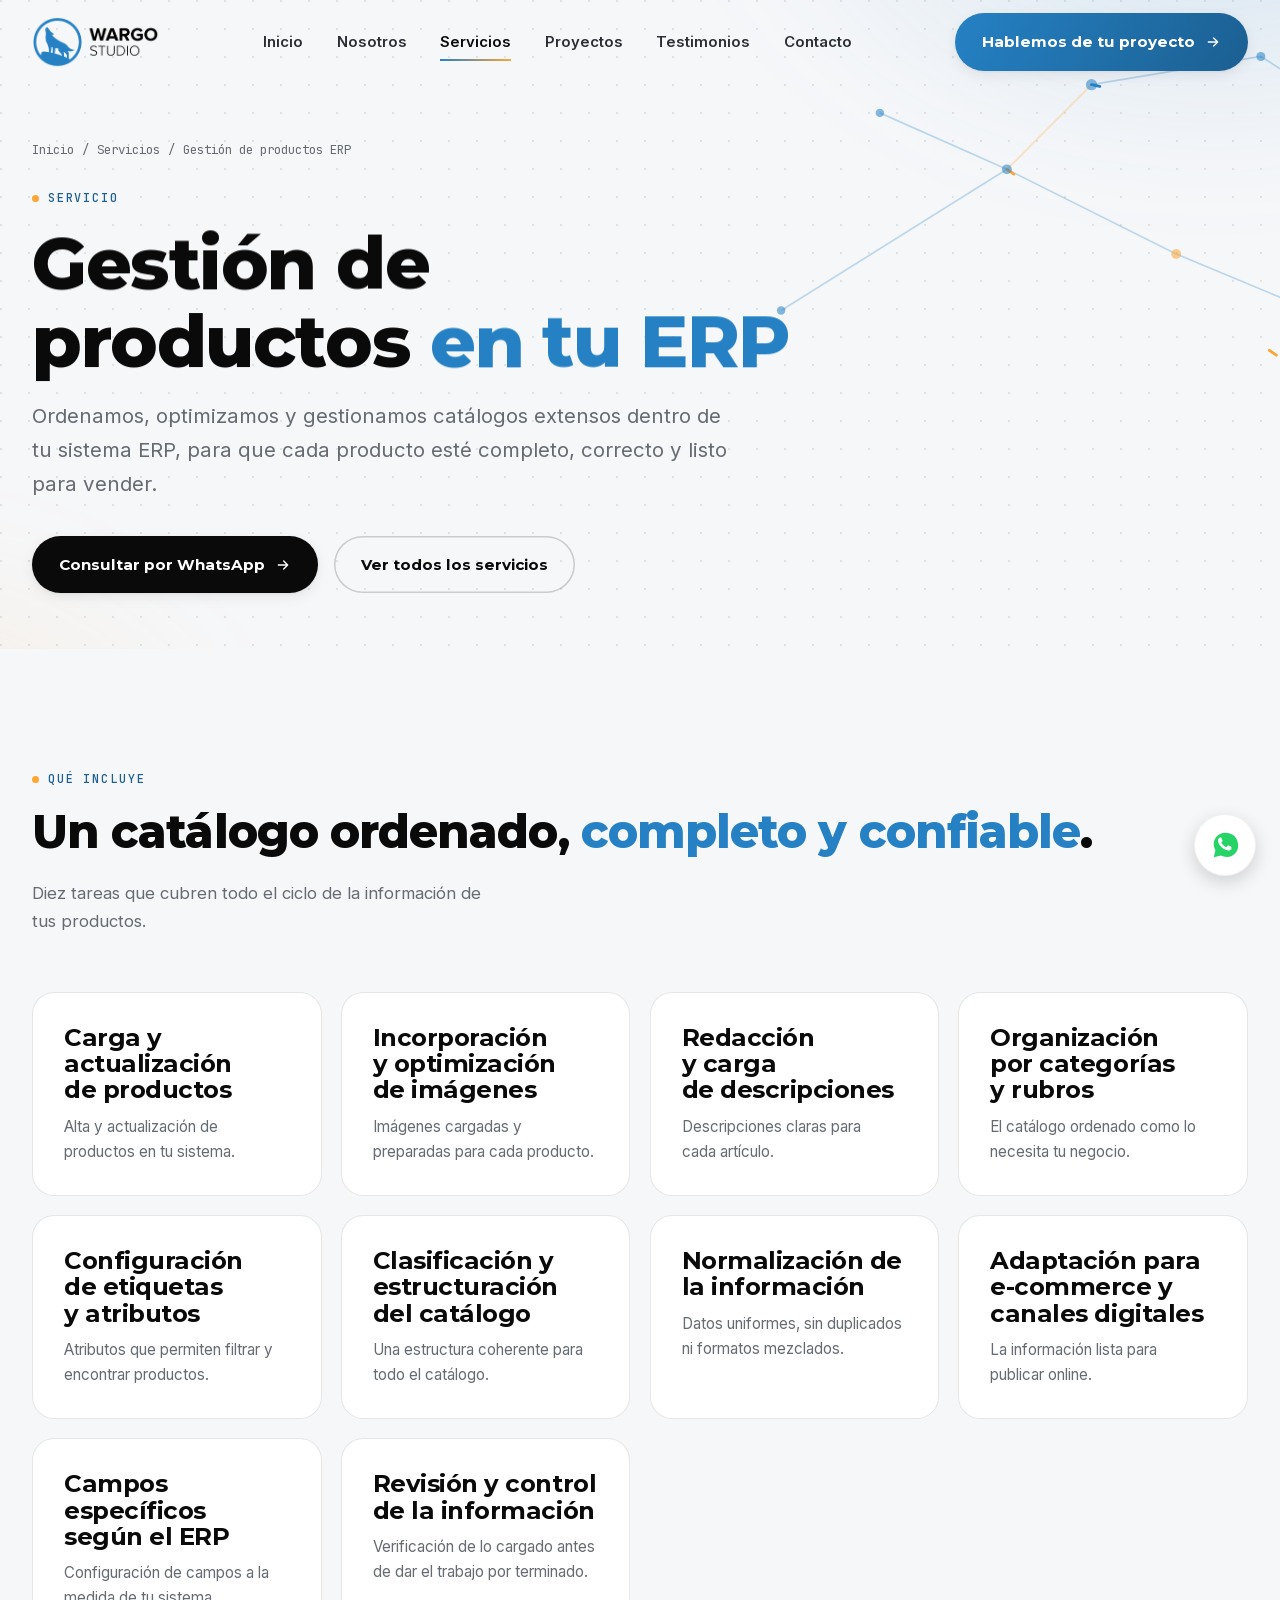
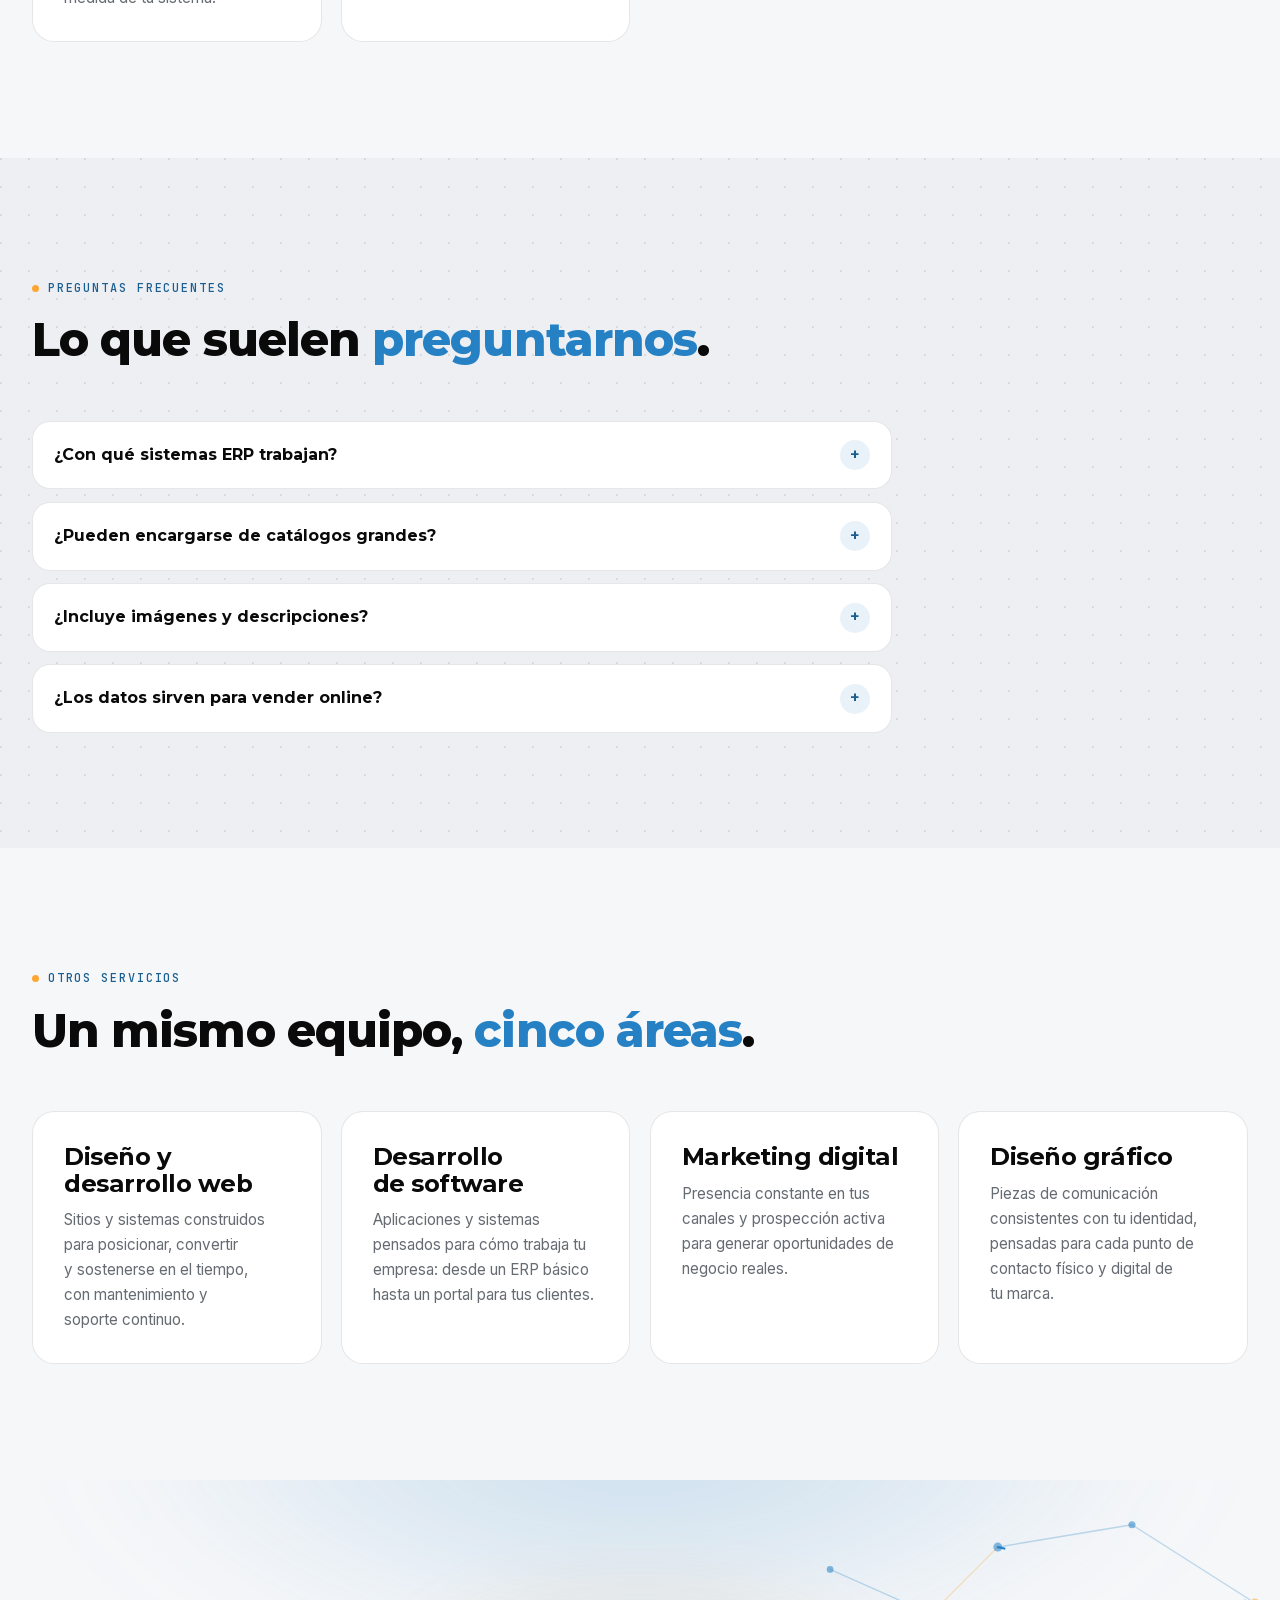
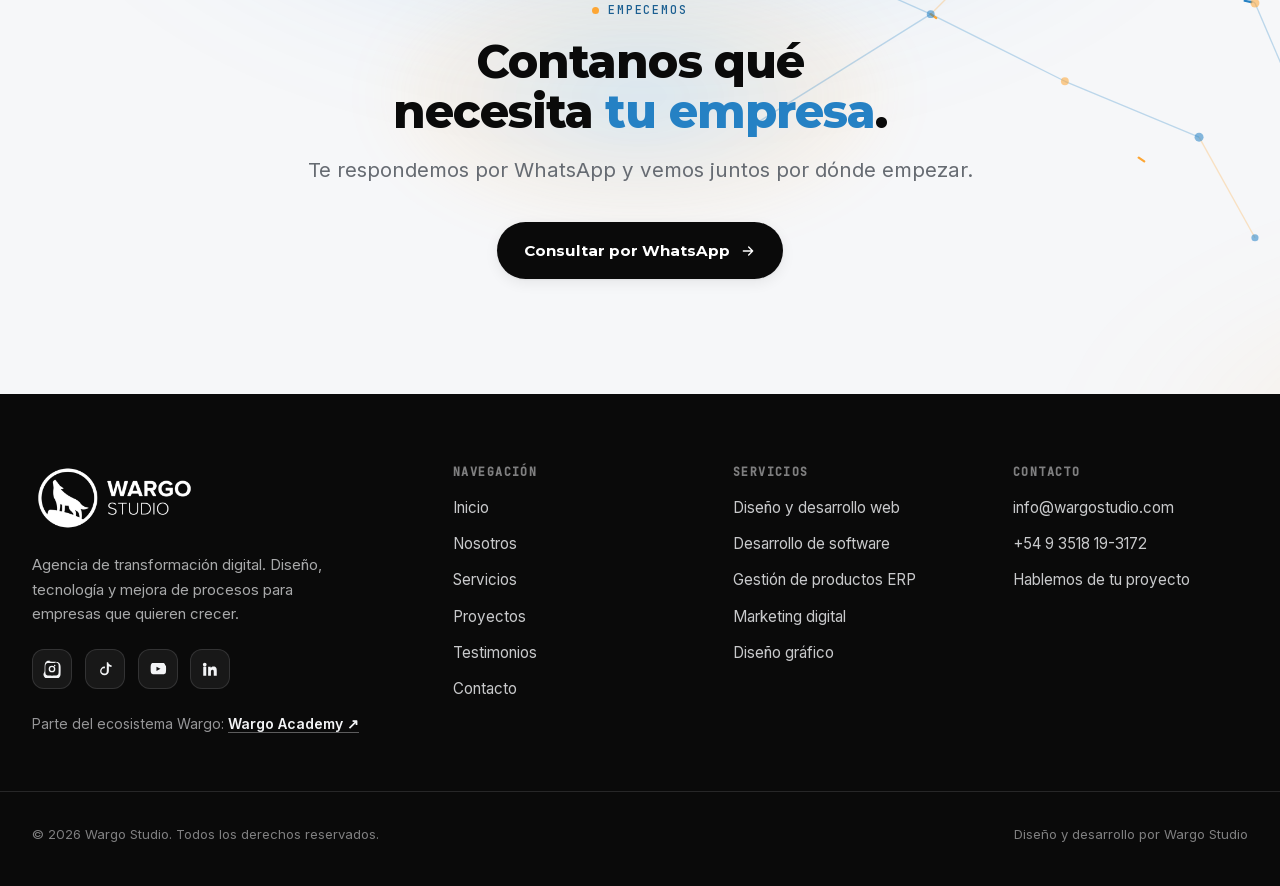
<file: gestion-erp.html>
<!DOCTYPE html>
<html lang="es">
<head>
<meta charset="UTF-8">
<meta name="viewport" content="width=device-width, initial-scale=1">
<title>Gestión de productos en ERP y catálogos | Wargo Studio</title>
<meta name="description" content="Carga, actualización y organización de productos en tu ERP: imágenes, descripciones, categorías, atributos y datos listos para e-commerce.">
<link rel="canonical" href="https://www.wargostudio.com/gestion-erp.html">
<meta name="robots" content="index, follow">
<meta property="og:type" content="website">
<meta property="og:site_name" content="Wargo Studio">
<meta property="og:title" content="Gestión de productos en ERP y catálogos | Wargo Studio">
<meta property="og:description" content="Carga, actualización y organización de productos en tu ERP: imágenes, descripciones, categorías, atributos y datos listos para e-commerce.">
<meta property="og:url" content="https://www.wargostudio.com/gestion-erp.html">
<meta property="og:locale" content="es_AR">
<meta property="og:image" content="https://www.wargostudio.com/assets/img/og-image.jpg">
<meta property="og:image:width" content="1200">
<meta property="og:image:height" content="630">
<meta property="og:image:alt" content="Wargo Studio, agencia de transformación digital">
<meta name="twitter:card" content="summary_large_image">
<meta name="twitter:title" content="Gestión de productos en ERP y catálogos | Wargo Studio">
<meta name="twitter:description" content="Carga, actualización y organización de productos en tu ERP: imágenes, descripciones, categorías, atributos y datos listos para e-commerce.">
<meta name="twitter:image" content="https://www.wargostudio.com/assets/img/og-image.jpg">
<link rel="icon" type="image/png" href="assets/img/favicon.png">
<link rel="icon" type="image/png" sizes="64x64" href="assets/img/favicon-64.png">
<link rel="apple-touch-icon" href="assets/img/apple-touch-icon.png">
<link rel="manifest" href="site.webmanifest">
<meta name="theme-color" content="#2581C4">
<link rel="preload" href="assets/fonts/montserrat-600-latin.woff2" as="font" type="font/woff2" crossorigin>
<link rel="preload" href="assets/fonts/inter-400-latin.woff2" as="font" type="font/woff2" crossorigin>
<script>document.documentElement.classList.add('js')</script>
<link rel="stylesheet" href="styles.css?v=20261117k">
<noscript><style>.reveal{opacity:1!important;transform:none!important;}</style></noscript>
<script type="application/ld+json">
{
  "@context": "https://schema.org",
  "@graph": [
    {
      "@type": "Service",
      "name": "Personalización y gestión de productos en ERP",
      "description": "Carga, actualización y organización de productos en tu ERP: imágenes, descripciones, categorías, atributos y datos listos para e-commerce.",
      "url": "https://www.wargostudio.com/gestion-erp.html",
      "provider": {
        "@type": "ProfessionalService",
        "name": "Wargo Studio",
        "url": "https://www.wargostudio.com/"
      },
      "areaServed": "AR",
      "serviceType": "Personalización y gestión de productos en ERP"
    },
    {
      "@type": "FAQPage",
      "mainEntity": [
        {
          "@type": "Question",
          "name": "¿Con qué sistemas ERP trabajan?",
          "acceptedAnswer": {
            "@type": "Answer",
            "text": "Depende de tu sistema. Contanos cuál usás y evaluamos cómo cargar y organizar tu catálogo."
          }
        },
        {
          "@type": "Question",
          "name": "¿Pueden encargarse de catálogos grandes?",
          "acceptedAnswer": {
            "@type": "Answer",
            "text": "Es justamente el tipo de trabajo para el que está pensado este servicio: carga, actualización y orden de catálogos extensos."
          }
        },
        {
          "@type": "Question",
          "name": "¿Incluye imágenes y descripciones?",
          "acceptedAnswer": {
            "@type": "Answer",
            "text": "Sí. Incorporamos y optimizamos imágenes y redactamos y cargamos las descripciones."
          }
        },
        {
          "@type": "Question",
          "name": "¿Los datos sirven para vender online?",
          "acceptedAnswer": {
            "@type": "Answer",
            "text": "Sí. Adaptamos la información para e-commerce y otros canales digitales."
          }
        }
      ]
    },
    {
      "@type": "BreadcrumbList",
      "itemListElement": [
        {
          "@type": "ListItem",
          "position": 1,
          "name": "Inicio",
          "item": "https://www.wargostudio.com/"
        },
        {
          "@type": "ListItem",
          "position": 2,
          "name": "Servicios",
          "item": "https://www.wargostudio.com/servicios.html"
        },
        {
          "@type": "ListItem",
          "position": 3,
          "name": "Gestión de productos ERP",
          "item": "https://www.wargostudio.com/gestion-erp.html"
        }
      ]
    }
  ]
}
</script>
</head>
<body data-nav="servicios.html">
<a href="#main" class="skip-link">Saltar al contenido</a>
<div class="scroll-progress" aria-hidden="true"><span data-scroll-progress></span></div>

<header class="nav">
  <div class="container nav-inner">
    <a href="index.html" class="brand">
      <img class="brand-logo" src="assets/img/logo-horizontal.webp" srcset="assets/img/logo-horizontal.webp 1x, assets/img/logo-horizontal@2x.webp 2x" alt="Wargo Studio" width="541" height="220">
    </a>
    <nav class="nav-links" aria-label="Navegación principal">
      <a class="nav-link" href="index.html">Inicio</a>
      <a class="nav-link" href="nosotros.html">Nosotros</a>
      <a class="nav-link" href="servicios.html">Servicios</a>
      <a class="nav-link" href="proyectos.html">Proyectos</a>
      <a class="nav-link" href="testimonios.html">Testimonios</a>
      <a class="nav-link" href="contacto.html">Contacto</a>
    </nav>
    <div class="nav-actions">
      <a class="nav-cta btn btn-accent" data-magnetic data-magnetic-strength="0.2" href="contacto.html">
        <span>Hablemos de tu proyecto</span>
        <svg class="btn-arrow" width="16" height="16" viewBox="0 0 24 24" fill="none" aria-hidden="true"><path d="M5 12h14M13 6l6 6-6 6" stroke="currentColor" stroke-width="2" stroke-linecap="round" stroke-linejoin="round"/></svg>
      </a>
      <button class="nav-toggle" aria-label="Abrir menú" aria-expanded="false" aria-controls="nav-mobile">
        <span class="nav-toggle-bars"><span></span><span></span><span></span></span>
      </button>
    </div>
  </div>
</header>

<div class="nav-mobile" id="nav-mobile" data-open="false">
  <nav class="nav-mobile-links" aria-label="Navegación móvil">
    <a class="nav-mobile-link" href="index.html">Inicio</a>
    <a class="nav-mobile-link" href="nosotros.html">Nosotros</a>
    <a class="nav-mobile-link" href="servicios.html">Servicios</a>
    <a class="nav-mobile-link" href="proyectos.html">Proyectos</a>
    <a class="nav-mobile-link" href="testimonios.html">Testimonios</a>
    <a class="nav-mobile-link" href="contacto.html">Contacto</a>
  </nav>
  <div class="nav-mobile-foot">
    <a class="btn btn-light" href="contacto.html">Hablemos de tu proyecto</a>
  </div>
</div>

<main id="main">
<section class="page-hero grain-dot-bg">
  <svg class="hero-network" viewBox="0 0 1200 460" preserveAspectRatio="xMidYMid slice" aria-hidden="true">
    <line class="hn-line" x1="920" y1="60" x2="1040" y2="40"/>
    <line class="hn-line" x1="1040" y1="40" x2="1150" y2="110"/>
    <line class="hn-line is-orange" x1="920" y1="60" x2="860" y2="120"/>
    <line class="hn-line" x1="860" y1="120" x2="980" y2="180"/>
    <line class="hn-line" x1="980" y1="180" x2="1100" y2="230"/>
    <line class="hn-line is-orange" x1="1100" y1="230" x2="1150" y2="320"/>
    <line class="hn-line" x1="1150" y1="110" x2="1180" y2="180"/>
    <line class="hn-line" x1="770" y1="80" x2="860" y2="120"/>
    <line class="hn-line" x1="700" y1="220" x2="860" y2="120"/>
    <line class="hn-signal c-blue" x1="920" y1="60" x2="1150" y2="110"/>
    <line class="hn-signal c-orange d2" x1="860" y1="120" x2="1150" y2="320"/>
    <circle class="hn-node pulse" cx="920" cy="60" r="4"/>
    <circle class="hn-node" cx="1040" cy="40" r="3.2"/>
    <circle class="hn-node is-orange pulse" cx="1150" cy="110" r="4"/>
    <circle class="hn-node" cx="860" cy="120" r="3.5"/>
    <circle class="hn-node is-orange" cx="980" cy="180" r="3.5"/>
    <circle class="hn-node pulse" cx="1100" cy="230" r="4"/>
    <circle class="hn-node" cx="1150" cy="320" r="3.2"/>
    <circle class="hn-node" cx="1180" cy="180" r="3"/>
    <circle class="hn-node" cx="770" cy="80" r="3"/>
    <circle class="hn-node" cx="700" cy="220" r="3"/>
  </svg>
  <div class="container">
    <nav class="breadcrumbs" aria-label="Ruta de navegación"><a href="index.html">Inicio</a><span>/</span><a href="servicios.html">Servicios</a><span>/</span><span>Gestión de productos ERP</span></nav>
    <span class="eyebrow">Servicio</span>
    <h1 class="page-hero-title reveal" data-reveal data-split="words" style="margin-top:1rem;">Gestión de productos <em>en tu ERP</em></h1>
    <p class="lede-lg reveal" data-reveal style="margin-top:1.2rem;">Ordenamos, optimizamos y gestionamos catálogos extensos dentro de tu sistema ERP, para que cada producto esté completo, correcto y listo para vender.</p>
    <div class="hero-actions reveal" data-reveal>
      <a class="btn btn-primary" data-magnetic data-magnetic-strength="0.25" href="https://wa.me/5493518193172?text=Hola%21%20Te%20escribo%20desde%20la%20p%C3%A1gina%20web%20de%20Wargo.%20Necesito%20informaci%C3%B3n%20sobre%20gesti%C3%B3n%20de%20productos%20erp..." target="_blank" rel="noopener"><span>Consultar por WhatsApp</span><svg class="btn-arrow" width="16" height="16" viewBox="0 0 24 24" fill="none" aria-hidden="true"><path d="M5 12h14M13 6l6 6-6 6" stroke="currentColor" stroke-width="2" stroke-linecap="round" stroke-linejoin="round"/></svg></a>
      <a class="btn btn-ghost" href="servicios.html">Ver todos los servicios</a>
    </div>
  </div>
</section>

<section class="section">
  <div class="container">
    <div class="head-row reveal" data-reveal>
      <div>
        <span class="eyebrow">Qué incluye</span>
        <h2 style="margin-top:1rem;">Un catálogo ordenado, <em>completo y confiable</em>.</h2>
      </div>
      <p class="lede">Diez tareas que cubren todo el ciclo de la información de tus productos.</p>
    </div>
    <div class="include-grid">
      <article class="card reveal" data-reveal>
        <div class="card-corner"></div>
        <h3>Carga y actualización de productos</h3>
        <p style="margin-top:.7rem;color:var(--ink-mute);font-size:.95rem;">Alta y actualización de productos en tu sistema.</p>
      </article>
      <article class="card reveal" data-reveal>
        <div class="card-corner"></div>
        <h3>Incorporación y optimización de imágenes</h3>
        <p style="margin-top:.7rem;color:var(--ink-mute);font-size:.95rem;">Imágenes cargadas y preparadas para cada producto.</p>
      </article>
      <article class="card reveal" data-reveal>
        <div class="card-corner"></div>
        <h3>Redacción y carga de descripciones</h3>
        <p style="margin-top:.7rem;color:var(--ink-mute);font-size:.95rem;">Descripciones claras para cada artículo.</p>
      </article>
      <article class="card reveal" data-reveal>
        <div class="card-corner"></div>
        <h3>Organización por categorías y rubros</h3>
        <p style="margin-top:.7rem;color:var(--ink-mute);font-size:.95rem;">El catálogo ordenado como lo necesita tu negocio.</p>
      </article>
      <article class="card reveal" data-reveal>
        <div class="card-corner"></div>
        <h3>Configuración de etiquetas y atributos</h3>
        <p style="margin-top:.7rem;color:var(--ink-mute);font-size:.95rem;">Atributos que permiten filtrar y encontrar productos.</p>
      </article>
      <article class="card reveal" data-reveal>
        <div class="card-corner"></div>
        <h3>Clasificación y estructuración del catálogo</h3>
        <p style="margin-top:.7rem;color:var(--ink-mute);font-size:.95rem;">Una estructura coherente para todo el catálogo.</p>
      </article>
      <article class="card reveal" data-reveal>
        <div class="card-corner"></div>
        <h3>Normalización de la información</h3>
        <p style="margin-top:.7rem;color:var(--ink-mute);font-size:.95rem;">Datos uniformes, sin duplicados ni formatos mezclados.</p>
      </article>
      <article class="card reveal" data-reveal>
        <div class="card-corner"></div>
        <h3>Adaptación para e-commerce y canales digitales</h3>
        <p style="margin-top:.7rem;color:var(--ink-mute);font-size:.95rem;">La información lista para publicar online.</p>
      </article>
      <article class="card reveal" data-reveal>
        <div class="card-corner"></div>
        <h3>Campos específicos según el ERP</h3>
        <p style="margin-top:.7rem;color:var(--ink-mute);font-size:.95rem;">Configuración de campos a la medida de tu sistema.</p>
      </article>
      <article class="card reveal" data-reveal>
        <div class="card-corner"></div>
        <h3>Revisión y control de la información</h3>
        <p style="margin-top:.7rem;color:var(--ink-mute);font-size:.95rem;">Verificación de lo cargado antes de dar el trabajo por terminado.</p>
      </article>
    </div>
  </div>
</section>

<section class="section section-alt grain-dot-bg">
  <div class="container">
    <div class="head-row reveal" data-reveal>
      <div>
        <span class="eyebrow">Preguntas frecuentes</span>
        <h2 style="margin-top:1rem;">Lo que suelen <em>preguntarnos</em>.</h2>
      </div>
    </div>
    <div class="faq">
      <details class="faq-item reveal" data-reveal>
        <summary>¿Con qué sistemas ERP trabajan?</summary>
        <p>Depende de tu sistema. Contanos cuál usás y evaluamos cómo cargar y organizar tu catálogo.</p>
      </details>
      <details class="faq-item reveal" data-reveal>
        <summary>¿Pueden encargarse de catálogos grandes?</summary>
        <p>Es justamente el tipo de trabajo para el que está pensado este servicio: carga, actualización y orden de catálogos extensos.</p>
      </details>
      <details class="faq-item reveal" data-reveal>
        <summary>¿Incluye imágenes y descripciones?</summary>
        <p>Sí. Incorporamos y optimizamos imágenes y redactamos y cargamos las descripciones.</p>
      </details>
      <details class="faq-item reveal" data-reveal>
        <summary>¿Los datos sirven para vender online?</summary>
        <p>Sí. Adaptamos la información para e-commerce y otros canales digitales.</p>
      </details>
    </div>
  </div>
</section>

<section class="section">
  <div class="container">
    <div class="head-row reveal" data-reveal>
      <div>
        <span class="eyebrow">Otros servicios</span>
        <h2 style="margin-top:1rem;">Un mismo equipo, <em>cinco áreas</em>.</h2>
      </div>
    </div>
    <div class="include-grid">
      <article class="card reveal" data-reveal>
        <div class="card-corner"></div>
        <h3><a class="card-stretch" href="desarrollo-web.html">Diseño y desarrollo web</a></h3>
        <p style="margin-top:.7rem;color:var(--ink-mute);font-size:.95rem;">Sitios y sistemas construidos para posicionar, convertir y sostenerse en el tiempo, con mantenimiento y soporte continuo.</p>
      </article>
      <article class="card reveal" data-reveal>
        <div class="card-corner"></div>
        <h3><a class="card-stretch" href="desarrollo-software.html">Desarrollo de software</a></h3>
        <p style="margin-top:.7rem;color:var(--ink-mute);font-size:.95rem;">Aplicaciones y sistemas pensados para cómo trabaja tu empresa: desde un ERP básico hasta un portal para tus clientes.</p>
      </article>
      <article class="card reveal" data-reveal>
        <div class="card-corner"></div>
        <h3><a class="card-stretch" href="marketing-digital.html">Marketing digital</a></h3>
        <p style="margin-top:.7rem;color:var(--ink-mute);font-size:.95rem;">Presencia constante en tus canales y prospección activa para generar oportunidades de negocio reales.</p>
      </article>
      <article class="card reveal" data-reveal>
        <div class="card-corner"></div>
        <h3><a class="card-stretch" href="diseno-grafico.html">Diseño gráfico</a></h3>
        <p style="margin-top:.7rem;color:var(--ink-mute);font-size:.95rem;">Piezas de comunicación consistentes con tu identidad, pensadas para cada punto de contacto físico y digital de tu marca.</p>
      </article>
    </div>
  </div>
</section>

<section class="section final-cta">
  <div class="cta-bloom" aria-hidden="true"></div>
  <svg class="hero-network" viewBox="0 0 1200 460" preserveAspectRatio="xMidYMid slice" aria-hidden="true">
    <line class="hn-line" x1="920" y1="60" x2="1040" y2="40"/>
    <line class="hn-line" x1="1040" y1="40" x2="1150" y2="110"/>
    <line class="hn-line is-orange" x1="920" y1="60" x2="860" y2="120"/>
    <line class="hn-line" x1="860" y1="120" x2="980" y2="180"/>
    <line class="hn-line" x1="980" y1="180" x2="1100" y2="230"/>
    <line class="hn-line is-orange" x1="1100" y1="230" x2="1150" y2="320"/>
    <line class="hn-line" x1="1150" y1="110" x2="1180" y2="180"/>
    <line class="hn-line" x1="770" y1="80" x2="860" y2="120"/>
    <line class="hn-line" x1="700" y1="220" x2="860" y2="120"/>
    <line class="hn-signal c-blue" x1="920" y1="60" x2="1150" y2="110"/>
    <line class="hn-signal c-orange d2" x1="860" y1="120" x2="1150" y2="320"/>
    <circle class="hn-node pulse" cx="920" cy="60" r="4"/>
    <circle class="hn-node" cx="1040" cy="40" r="3.2"/>
    <circle class="hn-node is-orange pulse" cx="1150" cy="110" r="4"/>
    <circle class="hn-node" cx="860" cy="120" r="3.5"/>
    <circle class="hn-node is-orange" cx="980" cy="180" r="3.5"/>
    <circle class="hn-node pulse" cx="1100" cy="230" r="4"/>
    <circle class="hn-node" cx="1150" cy="320" r="3.2"/>
    <circle class="hn-node" cx="1180" cy="180" r="3"/>
    <circle class="hn-node" cx="770" cy="80" r="3"/>
    <circle class="hn-node" cx="700" cy="220" r="3"/>
  </svg>
  <div class="container">
    <span class="eyebrow reveal" data-reveal style="justify-content:center;">Empecemos</span>
    <h2 class="final-cta-title reveal" data-reveal style="margin-top:1rem;">Contanos qué necesita <em>tu empresa</em>.</h2>
    <p class="lede-lg reveal" data-reveal style="margin-inline:auto;text-align:center;margin-top:1rem;">Te respondemos por WhatsApp y vemos juntos por dónde empezar.</p>
    <div class="final-cta-actions reveal" data-reveal>
      <a class="btn btn-primary" data-magnetic data-magnetic-strength="0.25" href="https://wa.me/5493518193172?text=Hola%21%20Te%20escribo%20desde%20la%20p%C3%A1gina%20web%20de%20Wargo.%20Necesito%20informaci%C3%B3n%20sobre%20gesti%C3%B3n%20de%20productos%20erp..." target="_blank" rel="noopener"><span>Consultar por WhatsApp</span><svg class="btn-arrow" width="16" height="16" viewBox="0 0 24 24" fill="none" aria-hidden="true"><path d="M5 12h14M13 6l6 6-6 6" stroke="currentColor" stroke-width="2" stroke-linecap="round" stroke-linejoin="round"/></svg></a>
    </div>
  </div>
</section>

</main>

<footer class="footer">
  <div class="container footer-grid">
    <div class="footer-col">
      <a href="index.html" class="brand">
        <img class="brand-logo" src="assets/img/logo-horizontal-white.webp" srcset="assets/img/logo-horizontal-white.webp 1x, assets/img/logo-horizontal-white@2x.webp 2x" alt="Wargo Studio" width="566" height="220">
      </a>
      <p class="footer-brand-blurb">Agencia de transformación digital. Diseño, tecnología y mejora de procesos para empresas que quieren crecer.</p>
      <div class="footer-social">
        <a class="social-btn" href="https://www.instagram.com/wargostudio" target="_blank" rel="noopener" aria-label="Instagram"><svg viewBox="0 0 24 24"><path d="M12 2.2c3.2 0 3.6 0 4.85.07 1.17.05 2.02.24 2.75.52a5.5 5.5 0 0 1 2 1.3 5.5 5.5 0 0 1 1.3 2c.28.73.47 1.58.52 2.75.06 1.25.07 1.65.07 4.85s0 3.6-.07 4.85c-.05 1.17-.24 2.02-.52 2.75a5.5 5.5 0 0 1-1.3 2 5.5 5.5 0 0 1-2 1.3c-.73.28-1.58.47-2.75.52-1.25.06-1.65.07-4.85.07s-3.6 0-4.85-.07c-1.17-.05-2.02-.24-2.75-.52a5.5 5.5 0 0 1-2-1.3 5.5 5.5 0 0 1-1.3-2c-.28-.73-.47-1.58-.52-2.75C2.2 15.6 2.2 15.2 2.2 12s0-3.6.07-4.85c.05-1.17.24-2.02.52-2.75a5.5 5.5 0 0 1 1.3-2 5.5 5.5 0 0 1 2-1.3c.73-.28 1.58-.47 2.75-.52C8.4 2.2 8.8 2.2 12 2.2zm0 1.8c-3.15 0-3.52 0-4.76.07-.96.04-1.48.2-1.82.34-.46.18-.79.4-1.13.74-.34.34-.56.67-.74 1.13-.13.34-.3.86-.34 1.82C3.15 8.48 3.14 8.85 3.14 12s0 3.52.07 4.76c.04.96.2 1.48.34 1.82.18.46.4.79.74 1.13.34.34.67.56 1.13.74.34.13.86.3 1.82.34 1.24.06 1.61.07 4.76.07s3.52 0 4.76-.07c.96-.04 1.48-.2 1.82-.34.46-.18.79-.4 1.13-.74.34-.34.56-.67.74-1.13.13-.34.3-.86.34-1.82.06-1.24.07-1.61.07-4.76s0-3.52-.07-4.76c-.04-.96-.2-1.48-.34-1.82a3 3 0 0 0-.74-1.13 3 3 0 0 0-1.13-.74c-.34-.13-.86-.3-1.82-.34C15.52 4 15.15 4 12 4zm0 3.55A4.45 4.45 0 1 1 7.55 12 4.45 4.45 0 0 1 12 7.55zm0 1.8A2.65 2.65 0 1 0 14.65 12 2.65 2.65 0 0 0 12 9.35zm4.63-2.05a1.04 1.04 0 1 1-1.04-1.04 1.04 1.04 0 0 1 1.04 1.04z"/></svg></a>
        <a class="social-btn" href="https://www.tiktok.com/@wargostudio" target="_blank" rel="noopener" aria-label="TikTok"><svg viewBox="0 0 24 24"><path d="M14 3h2.2c.15 1.1.68 2.06 1.53 2.8.85.75 1.9 1.18 3.02 1.25v2.24a6.9 6.9 0 0 1-3.6-1.05v6.4a5.85 5.85 0 1 1-5.85-5.85c.2 0 .4.01.6.04v2.3a3.55 3.55 0 1 0 2.5 3.4V3z"/></svg></a>
        <a class="social-btn" href="https://www.youtube.com/@wargostudio" target="_blank" rel="noopener" aria-label="YouTube"><svg viewBox="0 0 24 24"><path d="M21.6 7.2s-.2-1.5-.85-2.15c-.8-.85-1.7-.85-2.12-.9C15.7 4 12 4 12 4h-.02s-3.68 0-6.6.15c-.42.05-1.32.05-2.12.9C2.6 5.7 2.4 7.2 2.4 7.2S2.2 8.95 2.2 10.7v1.6c0 1.75.2 3.5.2 3.5s.2 1.5.85 2.15c.8.85 1.85.82 2.32.92 1.68.16 7.43.2 7.43.2s3.68 0 6.6-.15c.42-.05 1.32-.05 2.12-.9.65-.65.85-2.15.85-2.15s.2-1.75.2-3.5v-1.6c0-1.75-.2-3.5-.2-3.5zM9.95 14.6V8.9l5.4 2.86-5.4 2.85z"/></svg></a>
        <a class="social-btn" href="https://www.linkedin.com/company/wargostudio" target="_blank" rel="noopener" aria-label="LinkedIn"><svg viewBox="0 0 24 24"><path d="M4.98 3.5a2.5 2.5 0 1 1 0 5 2.5 2.5 0 0 1 0-5zM3 9h4v12H3zM9.5 9H13v1.65h.05c.5-.9 1.7-1.85 3.5-1.85 3.75 0 4.45 2.35 4.45 5.4V21H17v-5.3c0-1.25 0-2.85-1.75-2.85-1.75 0-2.02 1.35-2.02 2.75V21H9.5z"/></svg></a>
      </div>
      <p class="footer-ecosystem">Parte del ecosistema Wargo: <a href="https://wargoacademy.com/" target="_blank" rel="noopener">Wargo Academy ↗</a></p>
    </div>
    <div class="footer-col">
      <h5>Navegación</h5>
      <nav class="footer-links">
        <a href="index.html">Inicio</a>
        <a href="nosotros.html">Nosotros</a>
        <a href="servicios.html">Servicios</a>
        <a href="proyectos.html">Proyectos</a>
        <a href="testimonios.html">Testimonios</a>
        <a href="contacto.html">Contacto</a>
      </nav>
    </div>
    <div class="footer-col">
      <h5>Servicios</h5>
      <nav class="footer-links">
        <a href="desarrollo-web.html">Diseño y desarrollo web</a>
        <a href="desarrollo-software.html">Desarrollo de software</a>
        <a href="gestion-erp.html">Gestión de productos ERP</a>
        <a href="marketing-digital.html">Marketing digital</a>
        <a href="diseno-grafico.html">Diseño gráfico</a>
      </nav>
    </div>
    <div class="footer-col">
      <h5>Contacto</h5>
      <nav class="footer-links">
        <a href="mailto:info@wargostudio.com">info@wargostudio.com</a>
        <a href="tel:+5493518193172">+54 9 3518 19-3172</a>
        <a href="contacto.html">Hablemos de tu proyecto</a>
      </nav>
    </div>
  </div>
  <div class="container footer-bottom">
    <span>&copy; <span id="year">2026</span> Wargo Studio. Todos los derechos reservados.</span>
    <span>Diseño y desarrollo por Wargo Studio</span>
  </div>
</footer>

<a class="whatsapp-float" href="https://wa.me/5493518193172?text=Hola%21%20Te%20escribo%20desde%20la%20p%C3%A1gina%20web%20de%20Wargo.%20Necesito..." target="_blank" rel="noopener" aria-label="Chatear por WhatsApp con Wargo Studio">
  <svg viewBox="0 0 32 32" aria-hidden="true"><path d="M16.02 3C9.4 3 4 8.4 4 15.02c0 2.4.66 4.64 1.8 6.56L4 29l7.6-1.72c1.84.98 3.94 1.54 6.4 1.54 6.62 0 12.02-5.4 12.02-12.02C30.02 8.4 24.64 3 16.02 3zm7.06 17.06c-.3.84-1.5 1.56-2.44 1.76-.66.14-1.5.24-4.4-.94-3.7-1.52-6.08-5.28-6.26-5.52-.18-.24-1.5-2-1.5-3.82 0-1.82.94-2.7 1.28-3.08.34-.36.74-.44.98-.44.24 0 .48 0 .68.02.22.02.5-.08.78.6.3.72 1.02 2.48 1.1 2.66.08.18.14.4.02.64-.12.24-.18.4-.36.6-.18.22-.38.48-.54.64-.18.18-.36.38-.16.74.2.36.9 1.5 1.94 2.42 1.34 1.2 2.46 1.58 2.82 1.76.36.18.58.16.78-.06.22-.22.9-1.02 1.14-1.38.24-.36.48-.3.8-.18.32.12 2.06.98 2.42 1.16.36.18.6.26.68.4.1.16.1.9-.2 1.74z"/></svg>
</a>
<a class="wa-bar" href="https://wa.me/5493518193172?text=Hola%21%20Te%20escribo%20desde%20la%20p%C3%A1gina%20web%20de%20Wargo.%20Necesito..." target="_blank" rel="noopener"><svg viewBox="0 0 32 32" aria-hidden="true"><path d="M16.02 3C9.4 3 4 8.4 4 15.02c0 2.4.66 4.64 1.8 6.56L4 29l7.6-1.72c1.84.98 3.94 1.54 6.4 1.54 6.62 0 12.02-5.4 12.02-12.02C30.02 8.4 24.64 3 16.02 3zm7.06 17.06c-.3.84-1.5 1.56-2.44 1.76-.66.14-1.5.24-4.4-.94-3.7-1.52-6.08-5.28-6.26-5.52-.18-.24-1.5-2-1.5-3.82 0-1.82.94-2.7 1.28-3.08.34-.36.74-.44.98-.44.24 0 .48 0 .68.02.22.02.5-.08.78.6.3.72 1.02 2.48 1.1 2.66.08.18.14.4.02.64-.12.24-.18.4-.36.6-.18.22-.38.48-.54.64-.18.18-.36.38-.16.74.2.36.9 1.5 1.94 2.42 1.34 1.2 2.46 1.58 2.82 1.76.36.18.58.16.78-.06.22-.22.9-1.02 1.14-1.38.24-.36.48-.3.8-.18.32.12 2.06.98 2.42 1.16.36.18.6.26.68.4.1.16.1.9-.2 1.74z"/></svg><span>Escribinos por WhatsApp</span></a>

<script defer src="lib/gsap.min.js"></script>
<script defer src="lib/ScrollTrigger.min.js"></script><script defer src="main.js?v=20261117k"></script>
<script>document.getElementById("year").textContent = new Date().getFullYear();</script>
</body>
</html>
</file>
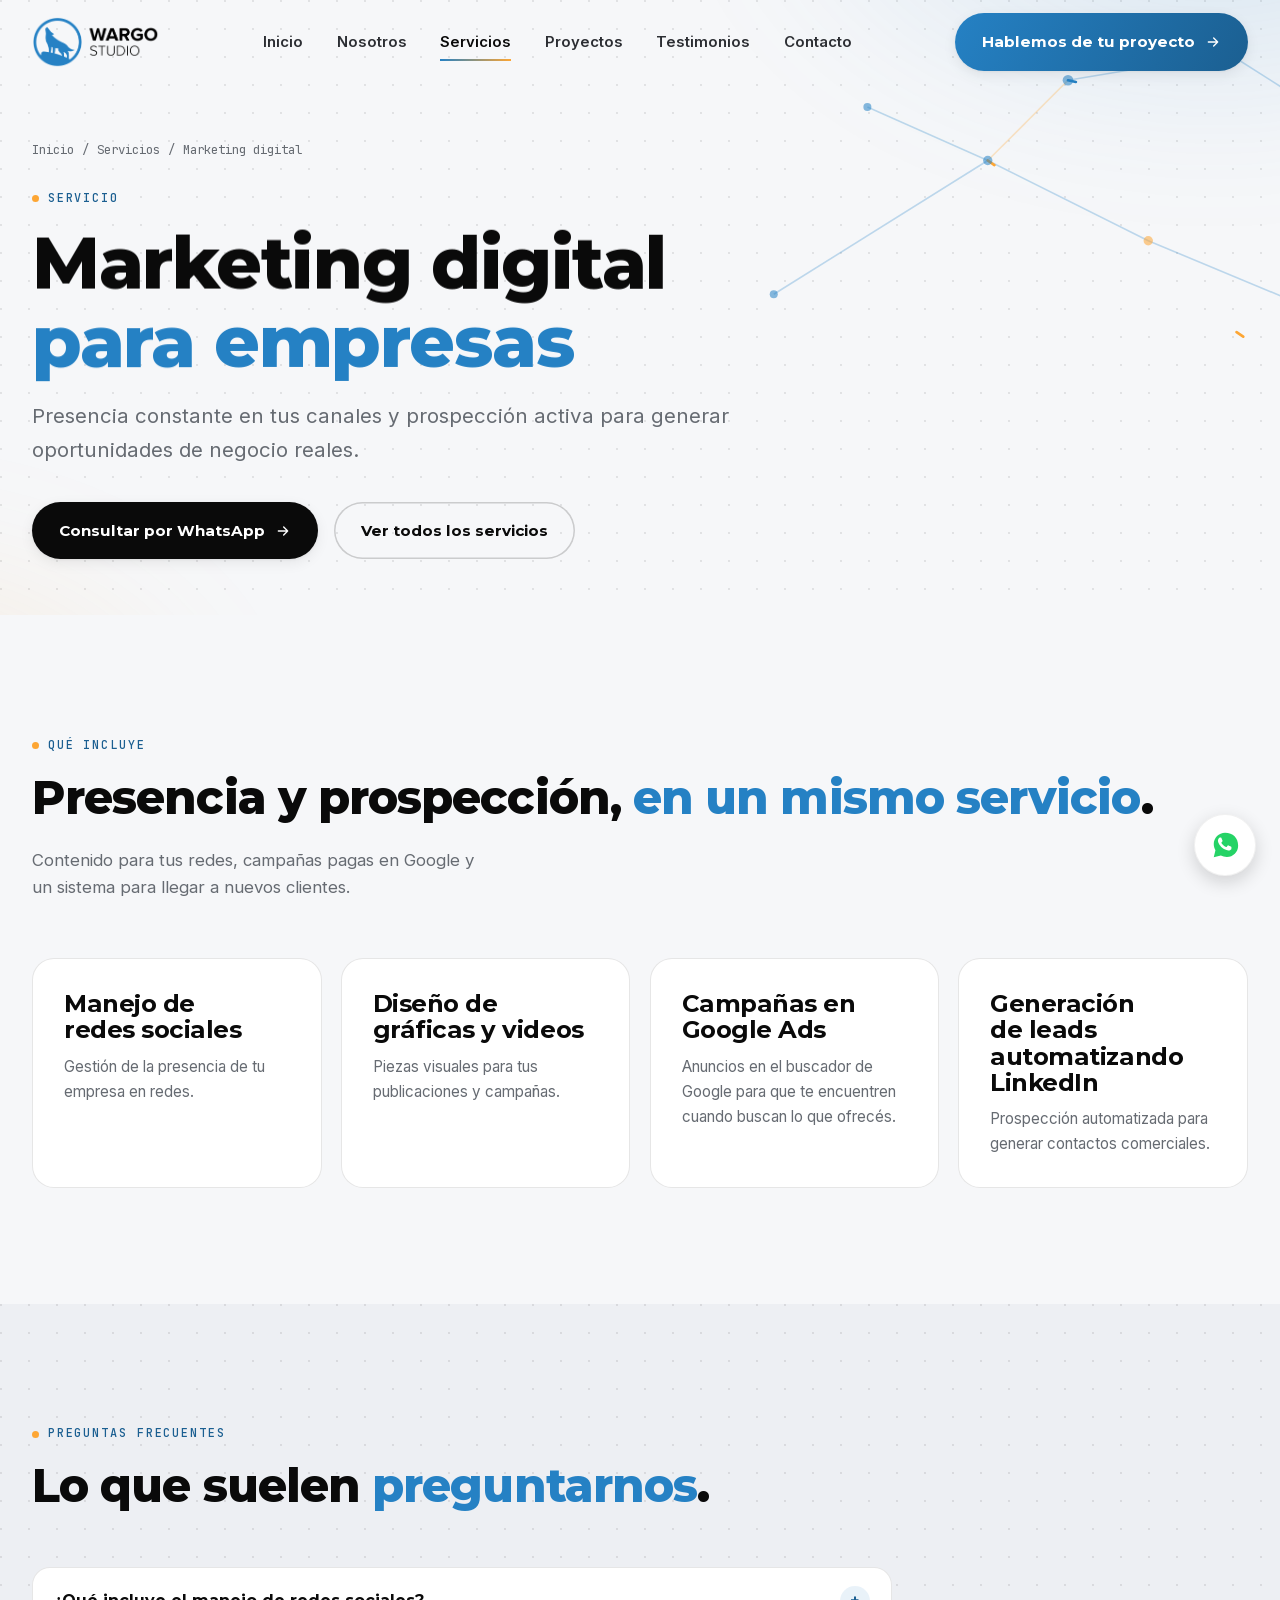
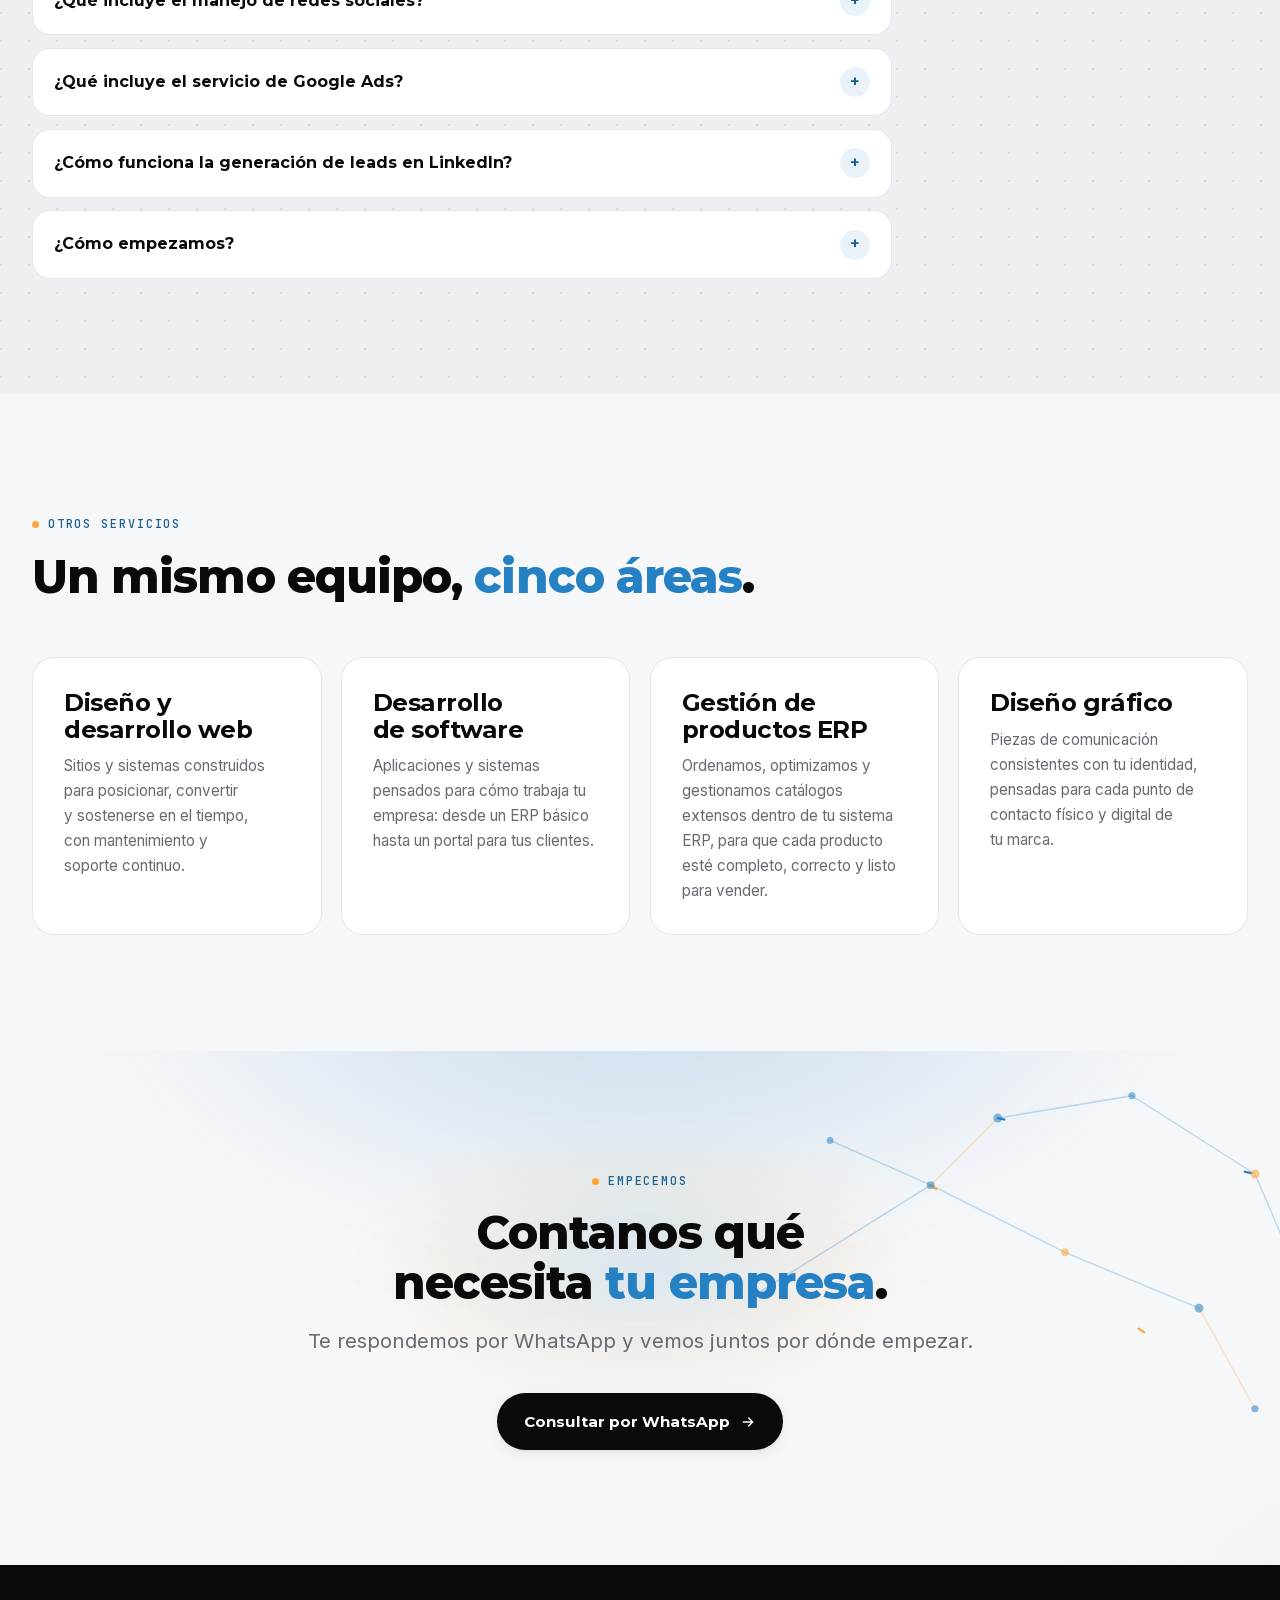
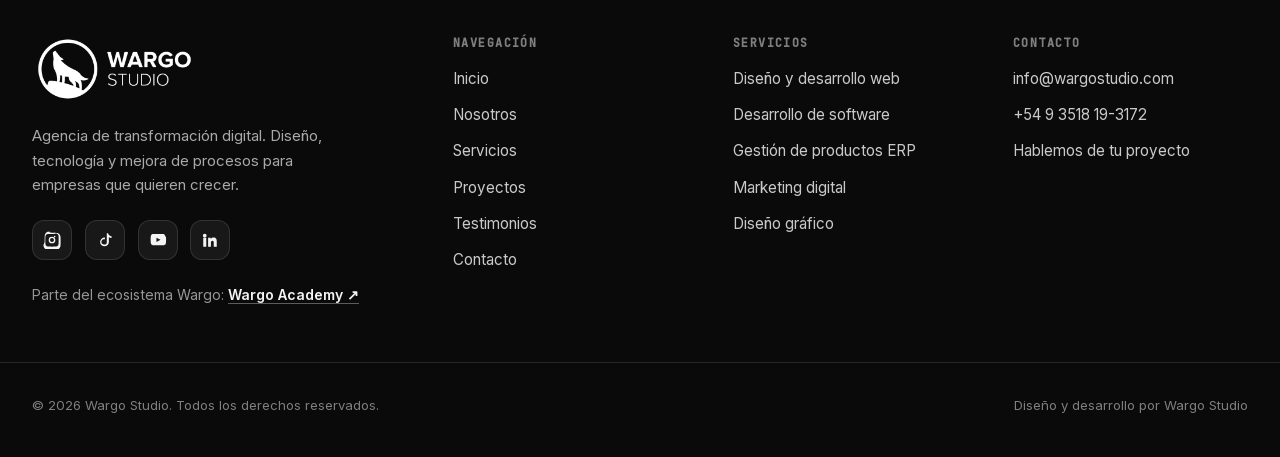
<file: marketing-digital.html>
<!DOCTYPE html>
<html lang="es">
<head>
<meta charset="UTF-8">
<meta name="viewport" content="width=device-width, initial-scale=1">
<title>Marketing digital para empresas | Wargo Studio</title>
<meta name="description" content="Manejo de redes sociales, gráficas y videos, campañas en Google Ads y generación de leads automatizando LinkedIn. Marketing digital para empresas en Wargo Studio.">
<link rel="canonical" href="https://www.wargostudio.com/marketing-digital.html">
<meta name="robots" content="index, follow">
<meta property="og:type" content="website">
<meta property="og:site_name" content="Wargo Studio">
<meta property="og:title" content="Marketing digital para empresas | Wargo Studio">
<meta property="og:description" content="Manejo de redes sociales, gráficas y videos, campañas en Google Ads y generación de leads automatizando LinkedIn. Marketing digital para empresas en Wargo Studio.">
<meta property="og:url" content="https://www.wargostudio.com/marketing-digital.html">
<meta property="og:locale" content="es_AR">
<meta property="og:image" content="https://www.wargostudio.com/assets/img/og-image.jpg">
<meta property="og:image:width" content="1200">
<meta property="og:image:height" content="630">
<meta property="og:image:alt" content="Wargo Studio, agencia de transformación digital">
<meta name="twitter:card" content="summary_large_image">
<meta name="twitter:title" content="Marketing digital para empresas | Wargo Studio">
<meta name="twitter:description" content="Manejo de redes sociales, gráficas y videos, campañas en Google Ads y generación de leads automatizando LinkedIn. Marketing digital para empresas en Wargo Studio.">
<meta name="twitter:image" content="https://www.wargostudio.com/assets/img/og-image.jpg">
<link rel="icon" type="image/png" href="assets/img/favicon.png">
<link rel="icon" type="image/png" sizes="64x64" href="assets/img/favicon-64.png">
<link rel="apple-touch-icon" href="assets/img/apple-touch-icon.png">
<link rel="manifest" href="site.webmanifest">
<meta name="theme-color" content="#2581C4">
<link rel="preload" href="assets/fonts/montserrat-600-latin.woff2" as="font" type="font/woff2" crossorigin>
<link rel="preload" href="assets/fonts/inter-400-latin.woff2" as="font" type="font/woff2" crossorigin>
<script>document.documentElement.classList.add('js')</script>
<link rel="stylesheet" href="styles.css?v=20261117k">
<noscript><style>.reveal{opacity:1!important;transform:none!important;}</style></noscript>
<script type="application/ld+json">
{
  "@context": "https://schema.org",
  "@graph": [
    {
      "@type": "Service",
      "name": "Marketing digital",
      "description": "Manejo de redes sociales, gráficas y videos, campañas en Google Ads y generación de leads automatizando LinkedIn. Marketing digital para empresas en Wargo Studio.",
      "url": "https://www.wargostudio.com/marketing-digital.html",
      "provider": {
        "@type": "ProfessionalService",
        "name": "Wargo Studio",
        "url": "https://www.wargostudio.com/"
      },
      "areaServed": "AR",
      "serviceType": "Marketing digital"
    },
    {
      "@type": "FAQPage",
      "mainEntity": [
        {
          "@type": "Question",
          "name": "¿Qué incluye el manejo de redes sociales?",
          "acceptedAnswer": {
            "@type": "Answer",
            "text": "La gestión de la presencia de tu empresa en redes, junto con el diseño de las gráficas y videos que se publican."
          }
        },
        {
          "@type": "Question",
          "name": "¿Qué incluye el servicio de Google Ads?",
          "acceptedAnswer": {
            "@type": "Answer",
            "text": "Armamos y gestionamos tus campañas en Google Ads: definición de palabras clave y anuncios, seguimiento de resultados y optimización continua."
          }
        },
        {
          "@type": "Question",
          "name": "¿Cómo funciona la generación de leads en LinkedIn?",
          "acceptedAnswer": {
            "@type": "Answer",
            "text": "Automatizamos la prospección en LinkedIn para generar contactos comerciales para tu empresa."
          }
        },
        {
          "@type": "Question",
          "name": "¿Cómo empezamos?",
          "acceptedAnswer": {
            "@type": "Answer",
            "text": "Escribinos por WhatsApp y contanos a quién querés llegar. Con eso definimos por dónde empezar."
          }
        }
      ]
    },
    {
      "@type": "BreadcrumbList",
      "itemListElement": [
        {
          "@type": "ListItem",
          "position": 1,
          "name": "Inicio",
          "item": "https://www.wargostudio.com/"
        },
        {
          "@type": "ListItem",
          "position": 2,
          "name": "Servicios",
          "item": "https://www.wargostudio.com/servicios.html"
        },
        {
          "@type": "ListItem",
          "position": 3,
          "name": "Marketing digital",
          "item": "https://www.wargostudio.com/marketing-digital.html"
        }
      ]
    }
  ]
}
</script>
</head>
<body data-nav="servicios.html">
<a href="#main" class="skip-link">Saltar al contenido</a>
<div class="scroll-progress" aria-hidden="true"><span data-scroll-progress></span></div>

<header class="nav">
  <div class="container nav-inner">
    <a href="index.html" class="brand">
      <img class="brand-logo" src="assets/img/logo-horizontal.webp" srcset="assets/img/logo-horizontal.webp 1x, assets/img/logo-horizontal@2x.webp 2x" alt="Wargo Studio" width="541" height="220">
    </a>
    <nav class="nav-links" aria-label="Navegación principal">
      <a class="nav-link" href="index.html">Inicio</a>
      <a class="nav-link" href="nosotros.html">Nosotros</a>
      <a class="nav-link" href="servicios.html">Servicios</a>
      <a class="nav-link" href="proyectos.html">Proyectos</a>
      <a class="nav-link" href="testimonios.html">Testimonios</a>
      <a class="nav-link" href="contacto.html">Contacto</a>
    </nav>
    <div class="nav-actions">
      <a class="nav-cta btn btn-accent" data-magnetic data-magnetic-strength="0.2" href="contacto.html">
        <span>Hablemos de tu proyecto</span>
        <svg class="btn-arrow" width="16" height="16" viewBox="0 0 24 24" fill="none" aria-hidden="true"><path d="M5 12h14M13 6l6 6-6 6" stroke="currentColor" stroke-width="2" stroke-linecap="round" stroke-linejoin="round"/></svg>
      </a>
      <button class="nav-toggle" aria-label="Abrir menú" aria-expanded="false" aria-controls="nav-mobile">
        <span class="nav-toggle-bars"><span></span><span></span><span></span></span>
      </button>
    </div>
  </div>
</header>

<div class="nav-mobile" id="nav-mobile" data-open="false">
  <nav class="nav-mobile-links" aria-label="Navegación móvil">
    <a class="nav-mobile-link" href="index.html">Inicio</a>
    <a class="nav-mobile-link" href="nosotros.html">Nosotros</a>
    <a class="nav-mobile-link" href="servicios.html">Servicios</a>
    <a class="nav-mobile-link" href="proyectos.html">Proyectos</a>
    <a class="nav-mobile-link" href="testimonios.html">Testimonios</a>
    <a class="nav-mobile-link" href="contacto.html">Contacto</a>
  </nav>
  <div class="nav-mobile-foot">
    <a class="btn btn-light" href="contacto.html">Hablemos de tu proyecto</a>
  </div>
</div>

<main id="main">
<section class="page-hero grain-dot-bg">
  <svg class="hero-network" viewBox="0 0 1200 460" preserveAspectRatio="xMidYMid slice" aria-hidden="true">
    <line class="hn-line" x1="920" y1="60" x2="1040" y2="40"/>
    <line class="hn-line" x1="1040" y1="40" x2="1150" y2="110"/>
    <line class="hn-line is-orange" x1="920" y1="60" x2="860" y2="120"/>
    <line class="hn-line" x1="860" y1="120" x2="980" y2="180"/>
    <line class="hn-line" x1="980" y1="180" x2="1100" y2="230"/>
    <line class="hn-line is-orange" x1="1100" y1="230" x2="1150" y2="320"/>
    <line class="hn-line" x1="1150" y1="110" x2="1180" y2="180"/>
    <line class="hn-line" x1="770" y1="80" x2="860" y2="120"/>
    <line class="hn-line" x1="700" y1="220" x2="860" y2="120"/>
    <line class="hn-signal c-blue" x1="920" y1="60" x2="1150" y2="110"/>
    <line class="hn-signal c-orange d2" x1="860" y1="120" x2="1150" y2="320"/>
    <circle class="hn-node pulse" cx="920" cy="60" r="4"/>
    <circle class="hn-node" cx="1040" cy="40" r="3.2"/>
    <circle class="hn-node is-orange pulse" cx="1150" cy="110" r="4"/>
    <circle class="hn-node" cx="860" cy="120" r="3.5"/>
    <circle class="hn-node is-orange" cx="980" cy="180" r="3.5"/>
    <circle class="hn-node pulse" cx="1100" cy="230" r="4"/>
    <circle class="hn-node" cx="1150" cy="320" r="3.2"/>
    <circle class="hn-node" cx="1180" cy="180" r="3"/>
    <circle class="hn-node" cx="770" cy="80" r="3"/>
    <circle class="hn-node" cx="700" cy="220" r="3"/>
  </svg>
  <div class="container">
    <nav class="breadcrumbs" aria-label="Ruta de navegación"><a href="index.html">Inicio</a><span>/</span><a href="servicios.html">Servicios</a><span>/</span><span>Marketing digital</span></nav>
    <span class="eyebrow">Servicio</span>
    <h1 class="page-hero-title reveal" data-reveal data-split="words" style="margin-top:1rem;">Marketing digital <em>para empresas</em></h1>
    <p class="lede-lg reveal" data-reveal style="margin-top:1.2rem;">Presencia constante en tus canales y prospección activa para generar oportunidades de negocio reales.</p>
    <div class="hero-actions reveal" data-reveal>
      <a class="btn btn-primary" data-magnetic data-magnetic-strength="0.25" href="https://wa.me/5493518193172?text=Hola%21%20Te%20escribo%20desde%20la%20p%C3%A1gina%20web%20de%20Wargo.%20Necesito%20informaci%C3%B3n%20sobre%20marketing%20digital..." target="_blank" rel="noopener"><span>Consultar por WhatsApp</span><svg class="btn-arrow" width="16" height="16" viewBox="0 0 24 24" fill="none" aria-hidden="true"><path d="M5 12h14M13 6l6 6-6 6" stroke="currentColor" stroke-width="2" stroke-linecap="round" stroke-linejoin="round"/></svg></a>
      <a class="btn btn-ghost" href="servicios.html">Ver todos los servicios</a>
    </div>
  </div>
</section>

<section class="section">
  <div class="container">
    <div class="head-row reveal" data-reveal>
      <div>
        <span class="eyebrow">Qué incluye</span>
        <h2 style="margin-top:1rem;">Presencia y prospección, <em>en un mismo servicio</em>.</h2>
      </div>
      <p class="lede">Contenido para tus redes, campañas pagas en Google y un sistema para llegar a nuevos clientes.</p>
    </div>
    <div class="include-grid">
      <article class="card reveal" data-reveal>
        <div class="card-corner"></div>
        <h3>Manejo de redes sociales</h3>
        <p style="margin-top:.7rem;color:var(--ink-mute);font-size:.95rem;">Gestión de la presencia de tu empresa en redes.</p>
      </article>
      <article class="card reveal" data-reveal>
        <div class="card-corner"></div>
        <h3>Diseño de gráficas y videos</h3>
        <p style="margin-top:.7rem;color:var(--ink-mute);font-size:.95rem;">Piezas visuales para tus publicaciones y campañas.</p>
      </article>
      <article class="card reveal" data-reveal>
        <div class="card-corner"></div>
        <h3>Campañas en Google Ads</h3>
        <p style="margin-top:.7rem;color:var(--ink-mute);font-size:.95rem;">Anuncios en el buscador de Google para que te encuentren cuando buscan lo que ofrecés.</p>
      </article>
      <article class="card reveal" data-reveal>
        <div class="card-corner"></div>
        <h3>Generación de leads automatizando LinkedIn</h3>
        <p style="margin-top:.7rem;color:var(--ink-mute);font-size:.95rem;">Prospección automatizada para generar contactos comerciales.</p>
      </article>
    </div>
  </div>
</section>

<section class="section section-alt grain-dot-bg">
  <div class="container">
    <div class="head-row reveal" data-reveal>
      <div>
        <span class="eyebrow">Preguntas frecuentes</span>
        <h2 style="margin-top:1rem;">Lo que suelen <em>preguntarnos</em>.</h2>
      </div>
    </div>
    <div class="faq">
      <details class="faq-item reveal" data-reveal>
        <summary>¿Qué incluye el manejo de redes sociales?</summary>
        <p>La gestión de la presencia de tu empresa en redes, junto con el diseño de las gráficas y videos que se publican.</p>
      </details>
      <details class="faq-item reveal" data-reveal>
        <summary>¿Qué incluye el servicio de Google Ads?</summary>
        <p>Armamos y gestionamos tus campañas en Google Ads: definición de palabras clave y anuncios, seguimiento de resultados y optimización continua.</p>
      </details>
      <details class="faq-item reveal" data-reveal>
        <summary>¿Cómo funciona la generación de leads en LinkedIn?</summary>
        <p>Automatizamos la prospección en LinkedIn para generar contactos comerciales para tu empresa.</p>
      </details>
      <details class="faq-item reveal" data-reveal>
        <summary>¿Cómo empezamos?</summary>
        <p>Escribinos por WhatsApp y contanos a quién querés llegar. Con eso definimos por dónde empezar.</p>
      </details>
    </div>
  </div>
</section>

<section class="section">
  <div class="container">
    <div class="head-row reveal" data-reveal>
      <div>
        <span class="eyebrow">Otros servicios</span>
        <h2 style="margin-top:1rem;">Un mismo equipo, <em>cinco áreas</em>.</h2>
      </div>
    </div>
    <div class="include-grid">
      <article class="card reveal" data-reveal>
        <div class="card-corner"></div>
        <h3><a class="card-stretch" href="desarrollo-web.html">Diseño y desarrollo web</a></h3>
        <p style="margin-top:.7rem;color:var(--ink-mute);font-size:.95rem;">Sitios y sistemas construidos para posicionar, convertir y sostenerse en el tiempo, con mantenimiento y soporte continuo.</p>
      </article>
      <article class="card reveal" data-reveal>
        <div class="card-corner"></div>
        <h3><a class="card-stretch" href="desarrollo-software.html">Desarrollo de software</a></h3>
        <p style="margin-top:.7rem;color:var(--ink-mute);font-size:.95rem;">Aplicaciones y sistemas pensados para cómo trabaja tu empresa: desde un ERP básico hasta un portal para tus clientes.</p>
      </article>
      <article class="card reveal" data-reveal>
        <div class="card-corner"></div>
        <h3><a class="card-stretch" href="gestion-erp.html">Gestión de productos ERP</a></h3>
        <p style="margin-top:.7rem;color:var(--ink-mute);font-size:.95rem;">Ordenamos, optimizamos y gestionamos catálogos extensos dentro de tu sistema ERP, para que cada producto esté completo, correcto y listo para vender.</p>
      </article>
      <article class="card reveal" data-reveal>
        <div class="card-corner"></div>
        <h3><a class="card-stretch" href="diseno-grafico.html">Diseño gráfico</a></h3>
        <p style="margin-top:.7rem;color:var(--ink-mute);font-size:.95rem;">Piezas de comunicación consistentes con tu identidad, pensadas para cada punto de contacto físico y digital de tu marca.</p>
      </article>
    </div>
  </div>
</section>

<section class="section final-cta">
  <div class="cta-bloom" aria-hidden="true"></div>
  <svg class="hero-network" viewBox="0 0 1200 460" preserveAspectRatio="xMidYMid slice" aria-hidden="true">
    <line class="hn-line" x1="920" y1="60" x2="1040" y2="40"/>
    <line class="hn-line" x1="1040" y1="40" x2="1150" y2="110"/>
    <line class="hn-line is-orange" x1="920" y1="60" x2="860" y2="120"/>
    <line class="hn-line" x1="860" y1="120" x2="980" y2="180"/>
    <line class="hn-line" x1="980" y1="180" x2="1100" y2="230"/>
    <line class="hn-line is-orange" x1="1100" y1="230" x2="1150" y2="320"/>
    <line class="hn-line" x1="1150" y1="110" x2="1180" y2="180"/>
    <line class="hn-line" x1="770" y1="80" x2="860" y2="120"/>
    <line class="hn-line" x1="700" y1="220" x2="860" y2="120"/>
    <line class="hn-signal c-blue" x1="920" y1="60" x2="1150" y2="110"/>
    <line class="hn-signal c-orange d2" x1="860" y1="120" x2="1150" y2="320"/>
    <circle class="hn-node pulse" cx="920" cy="60" r="4"/>
    <circle class="hn-node" cx="1040" cy="40" r="3.2"/>
    <circle class="hn-node is-orange pulse" cx="1150" cy="110" r="4"/>
    <circle class="hn-node" cx="860" cy="120" r="3.5"/>
    <circle class="hn-node is-orange" cx="980" cy="180" r="3.5"/>
    <circle class="hn-node pulse" cx="1100" cy="230" r="4"/>
    <circle class="hn-node" cx="1150" cy="320" r="3.2"/>
    <circle class="hn-node" cx="1180" cy="180" r="3"/>
    <circle class="hn-node" cx="770" cy="80" r="3"/>
    <circle class="hn-node" cx="700" cy="220" r="3"/>
  </svg>
  <div class="container">
    <span class="eyebrow reveal" data-reveal style="justify-content:center;">Empecemos</span>
    <h2 class="final-cta-title reveal" data-reveal style="margin-top:1rem;">Contanos qué necesita <em>tu empresa</em>.</h2>
    <p class="lede-lg reveal" data-reveal style="margin-inline:auto;text-align:center;margin-top:1rem;">Te respondemos por WhatsApp y vemos juntos por dónde empezar.</p>
    <div class="final-cta-actions reveal" data-reveal>
      <a class="btn btn-primary" data-magnetic data-magnetic-strength="0.25" href="https://wa.me/5493518193172?text=Hola%21%20Te%20escribo%20desde%20la%20p%C3%A1gina%20web%20de%20Wargo.%20Necesito%20informaci%C3%B3n%20sobre%20marketing%20digital..." target="_blank" rel="noopener"><span>Consultar por WhatsApp</span><svg class="btn-arrow" width="16" height="16" viewBox="0 0 24 24" fill="none" aria-hidden="true"><path d="M5 12h14M13 6l6 6-6 6" stroke="currentColor" stroke-width="2" stroke-linecap="round" stroke-linejoin="round"/></svg></a>
    </div>
  </div>
</section>

</main>

<footer class="footer">
  <div class="container footer-grid">
    <div class="footer-col">
      <a href="index.html" class="brand">
        <img class="brand-logo" src="assets/img/logo-horizontal-white.webp" srcset="assets/img/logo-horizontal-white.webp 1x, assets/img/logo-horizontal-white@2x.webp 2x" alt="Wargo Studio" width="566" height="220">
      </a>
      <p class="footer-brand-blurb">Agencia de transformación digital. Diseño, tecnología y mejora de procesos para empresas que quieren crecer.</p>
      <div class="footer-social">
        <a class="social-btn" href="https://www.instagram.com/wargostudio" target="_blank" rel="noopener" aria-label="Instagram"><svg viewBox="0 0 24 24"><path d="M12 2.2c3.2 0 3.6 0 4.85.07 1.17.05 2.02.24 2.75.52a5.5 5.5 0 0 1 2 1.3 5.5 5.5 0 0 1 1.3 2c.28.73.47 1.58.52 2.75.06 1.25.07 1.65.07 4.85s0 3.6-.07 4.85c-.05 1.17-.24 2.02-.52 2.75a5.5 5.5 0 0 1-1.3 2 5.5 5.5 0 0 1-2 1.3c-.73.28-1.58.47-2.75.52-1.25.06-1.65.07-4.85.07s-3.6 0-4.85-.07c-1.17-.05-2.02-.24-2.75-.52a5.5 5.5 0 0 1-2-1.3 5.5 5.5 0 0 1-1.3-2c-.28-.73-.47-1.58-.52-2.75C2.2 15.6 2.2 15.2 2.2 12s0-3.6.07-4.85c.05-1.17.24-2.02.52-2.75a5.5 5.5 0 0 1 1.3-2 5.5 5.5 0 0 1 2-1.3c.73-.28 1.58-.47 2.75-.52C8.4 2.2 8.8 2.2 12 2.2zm0 1.8c-3.15 0-3.52 0-4.76.07-.96.04-1.48.2-1.82.34-.46.18-.79.4-1.13.74-.34.34-.56.67-.74 1.13-.13.34-.3.86-.34 1.82C3.15 8.48 3.14 8.85 3.14 12s0 3.52.07 4.76c.04.96.2 1.48.34 1.82.18.46.4.79.74 1.13.34.34.67.56 1.13.74.34.13.86.3 1.82.34 1.24.06 1.61.07 4.76.07s3.52 0 4.76-.07c.96-.04 1.48-.2 1.82-.34.46-.18.79-.4 1.13-.74.34-.34.56-.67.74-1.13.13-.34.3-.86.34-1.82.06-1.24.07-1.61.07-4.76s0-3.52-.07-4.76c-.04-.96-.2-1.48-.34-1.82a3 3 0 0 0-.74-1.13 3 3 0 0 0-1.13-.74c-.34-.13-.86-.3-1.82-.34C15.52 4 15.15 4 12 4zm0 3.55A4.45 4.45 0 1 1 7.55 12 4.45 4.45 0 0 1 12 7.55zm0 1.8A2.65 2.65 0 1 0 14.65 12 2.65 2.65 0 0 0 12 9.35zm4.63-2.05a1.04 1.04 0 1 1-1.04-1.04 1.04 1.04 0 0 1 1.04 1.04z"/></svg></a>
        <a class="social-btn" href="https://www.tiktok.com/@wargostudio" target="_blank" rel="noopener" aria-label="TikTok"><svg viewBox="0 0 24 24"><path d="M14 3h2.2c.15 1.1.68 2.06 1.53 2.8.85.75 1.9 1.18 3.02 1.25v2.24a6.9 6.9 0 0 1-3.6-1.05v6.4a5.85 5.85 0 1 1-5.85-5.85c.2 0 .4.01.6.04v2.3a3.55 3.55 0 1 0 2.5 3.4V3z"/></svg></a>
        <a class="social-btn" href="https://www.youtube.com/@wargostudio" target="_blank" rel="noopener" aria-label="YouTube"><svg viewBox="0 0 24 24"><path d="M21.6 7.2s-.2-1.5-.85-2.15c-.8-.85-1.7-.85-2.12-.9C15.7 4 12 4 12 4h-.02s-3.68 0-6.6.15c-.42.05-1.32.05-2.12.9C2.6 5.7 2.4 7.2 2.4 7.2S2.2 8.95 2.2 10.7v1.6c0 1.75.2 3.5.2 3.5s.2 1.5.85 2.15c.8.85 1.85.82 2.32.92 1.68.16 7.43.2 7.43.2s3.68 0 6.6-.15c.42-.05 1.32-.05 2.12-.9.65-.65.85-2.15.85-2.15s.2-1.75.2-3.5v-1.6c0-1.75-.2-3.5-.2-3.5zM9.95 14.6V8.9l5.4 2.86-5.4 2.85z"/></svg></a>
        <a class="social-btn" href="https://www.linkedin.com/company/wargostudio" target="_blank" rel="noopener" aria-label="LinkedIn"><svg viewBox="0 0 24 24"><path d="M4.98 3.5a2.5 2.5 0 1 1 0 5 2.5 2.5 0 0 1 0-5zM3 9h4v12H3zM9.5 9H13v1.65h.05c.5-.9 1.7-1.85 3.5-1.85 3.75 0 4.45 2.35 4.45 5.4V21H17v-5.3c0-1.25 0-2.85-1.75-2.85-1.75 0-2.02 1.35-2.02 2.75V21H9.5z"/></svg></a>
      </div>
      <p class="footer-ecosystem">Parte del ecosistema Wargo: <a href="https://wargoacademy.com/" target="_blank" rel="noopener">Wargo Academy ↗</a></p>
    </div>
    <div class="footer-col">
      <h5>Navegación</h5>
      <nav class="footer-links">
        <a href="index.html">Inicio</a>
        <a href="nosotros.html">Nosotros</a>
        <a href="servicios.html">Servicios</a>
        <a href="proyectos.html">Proyectos</a>
        <a href="testimonios.html">Testimonios</a>
        <a href="contacto.html">Contacto</a>
      </nav>
    </div>
    <div class="footer-col">
      <h5>Servicios</h5>
      <nav class="footer-links">
        <a href="desarrollo-web.html">Diseño y desarrollo web</a>
        <a href="desarrollo-software.html">Desarrollo de software</a>
        <a href="gestion-erp.html">Gestión de productos ERP</a>
        <a href="marketing-digital.html">Marketing digital</a>
        <a href="diseno-grafico.html">Diseño gráfico</a>
      </nav>
    </div>
    <div class="footer-col">
      <h5>Contacto</h5>
      <nav class="footer-links">
        <a href="mailto:info@wargostudio.com">info@wargostudio.com</a>
        <a href="tel:+5493518193172">+54 9 3518 19-3172</a>
        <a href="contacto.html">Hablemos de tu proyecto</a>
      </nav>
    </div>
  </div>
  <div class="container footer-bottom">
    <span>&copy; <span id="year">2026</span> Wargo Studio. Todos los derechos reservados.</span>
    <span>Diseño y desarrollo por Wargo Studio</span>
  </div>
</footer>

<a class="whatsapp-float" href="https://wa.me/5493518193172?text=Hola%21%20Te%20escribo%20desde%20la%20p%C3%A1gina%20web%20de%20Wargo.%20Necesito..." target="_blank" rel="noopener" aria-label="Chatear por WhatsApp con Wargo Studio">
  <svg viewBox="0 0 32 32" aria-hidden="true"><path d="M16.02 3C9.4 3 4 8.4 4 15.02c0 2.4.66 4.64 1.8 6.56L4 29l7.6-1.72c1.84.98 3.94 1.54 6.4 1.54 6.62 0 12.02-5.4 12.02-12.02C30.02 8.4 24.64 3 16.02 3zm7.06 17.06c-.3.84-1.5 1.56-2.44 1.76-.66.14-1.5.24-4.4-.94-3.7-1.52-6.08-5.28-6.26-5.52-.18-.24-1.5-2-1.5-3.82 0-1.82.94-2.7 1.28-3.08.34-.36.74-.44.98-.44.24 0 .48 0 .68.02.22.02.5-.08.78.6.3.72 1.02 2.48 1.1 2.66.08.18.14.4.02.64-.12.24-.18.4-.36.6-.18.22-.38.48-.54.64-.18.18-.36.38-.16.74.2.36.9 1.5 1.94 2.42 1.34 1.2 2.46 1.58 2.82 1.76.36.18.58.16.78-.06.22-.22.9-1.02 1.14-1.38.24-.36.48-.3.8-.18.32.12 2.06.98 2.42 1.16.36.18.6.26.68.4.1.16.1.9-.2 1.74z"/></svg>
</a>
<a class="wa-bar" href="https://wa.me/5493518193172?text=Hola%21%20Te%20escribo%20desde%20la%20p%C3%A1gina%20web%20de%20Wargo.%20Necesito..." target="_blank" rel="noopener"><svg viewBox="0 0 32 32" aria-hidden="true"><path d="M16.02 3C9.4 3 4 8.4 4 15.02c0 2.4.66 4.64 1.8 6.56L4 29l7.6-1.72c1.84.98 3.94 1.54 6.4 1.54 6.62 0 12.02-5.4 12.02-12.02C30.02 8.4 24.64 3 16.02 3zm7.06 17.06c-.3.84-1.5 1.56-2.44 1.76-.66.14-1.5.24-4.4-.94-3.7-1.52-6.08-5.28-6.26-5.52-.18-.24-1.5-2-1.5-3.82 0-1.82.94-2.7 1.28-3.08.34-.36.74-.44.98-.44.24 0 .48 0 .68.02.22.02.5-.08.78.6.3.72 1.02 2.48 1.1 2.66.08.18.14.4.02.64-.12.24-.18.4-.36.6-.18.22-.38.48-.54.64-.18.18-.36.38-.16.74.2.36.9 1.5 1.94 2.42 1.34 1.2 2.46 1.58 2.82 1.76.36.18.58.16.78-.06.22-.22.9-1.02 1.14-1.38.24-.36.48-.3.8-.18.32.12 2.06.98 2.42 1.16.36.18.6.26.68.4.1.16.1.9-.2 1.74z"/></svg><span>Escribinos por WhatsApp</span></a>

<script defer src="lib/gsap.min.js"></script>
<script defer src="lib/ScrollTrigger.min.js"></script><script defer src="main.js?v=20261117k"></script>
<script>document.getElementById("year").textContent = new Date().getFullYear();</script>
</body>
</html>
</file>
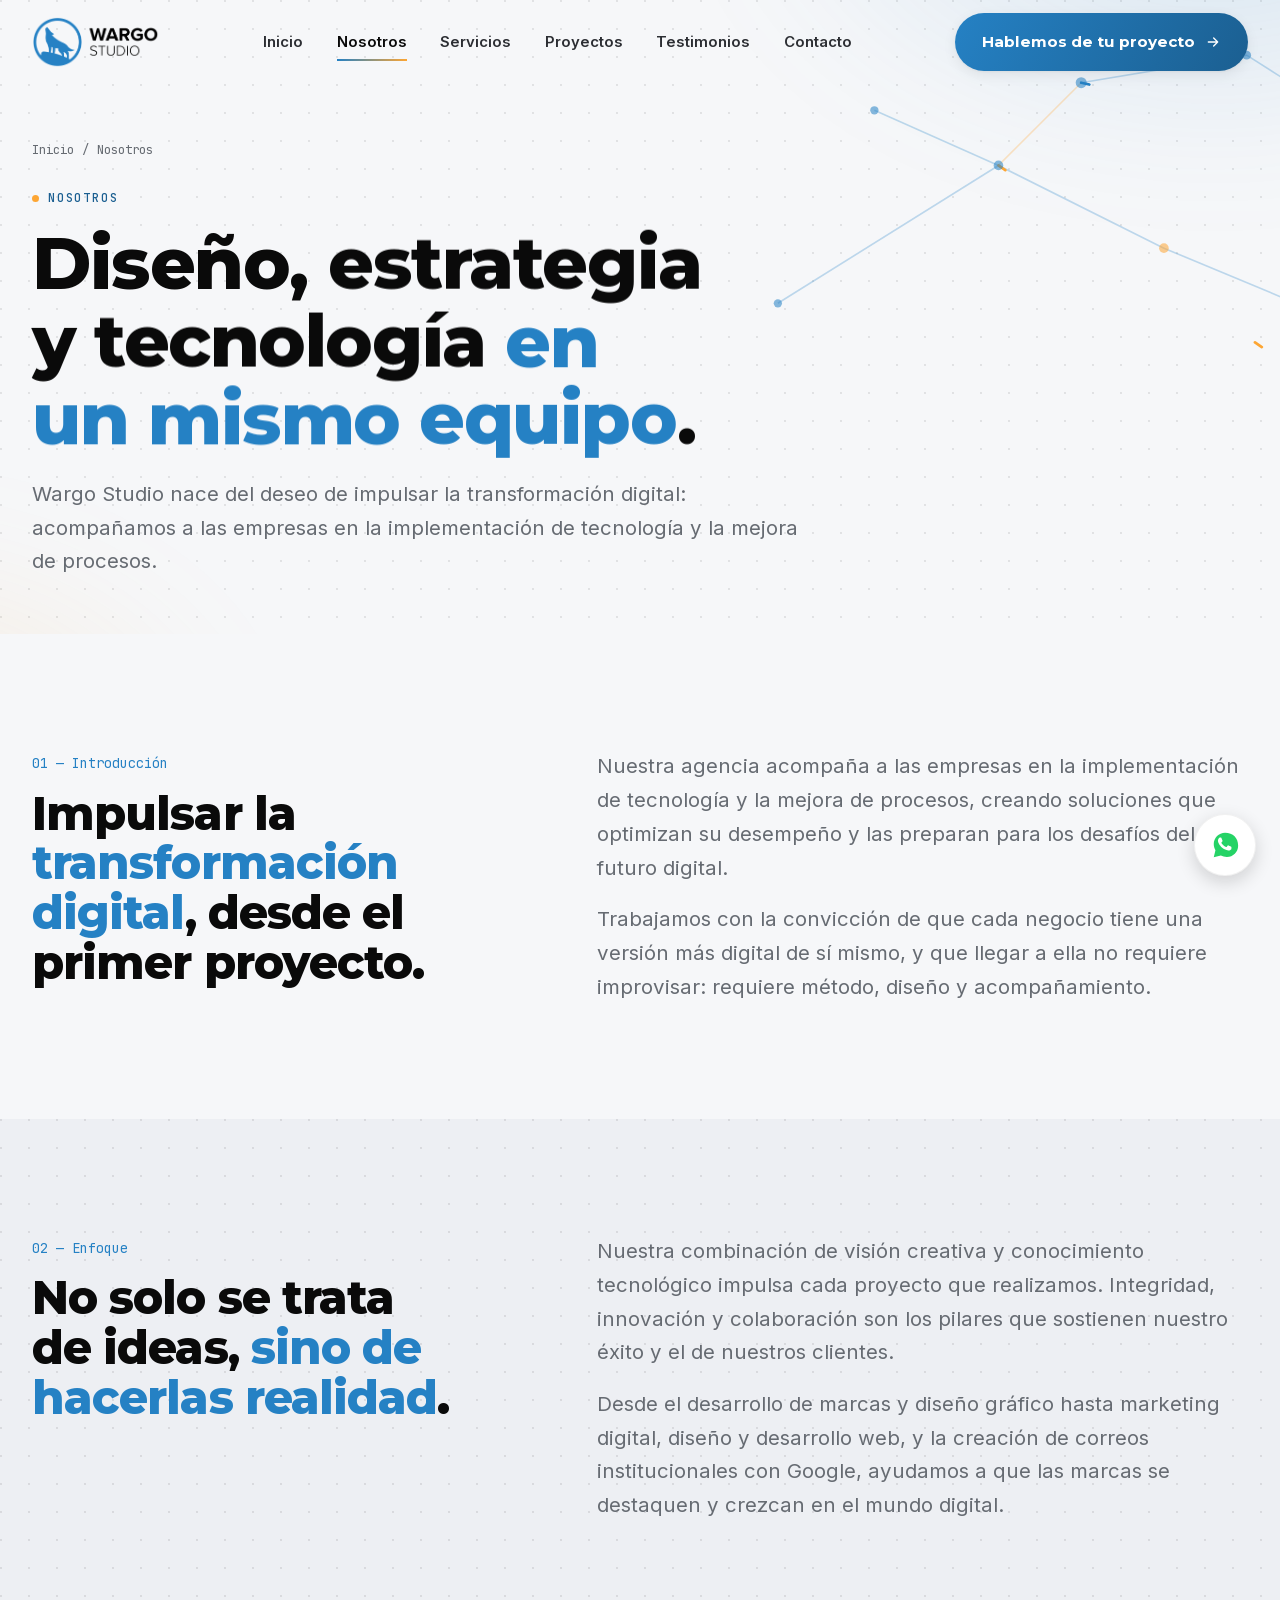
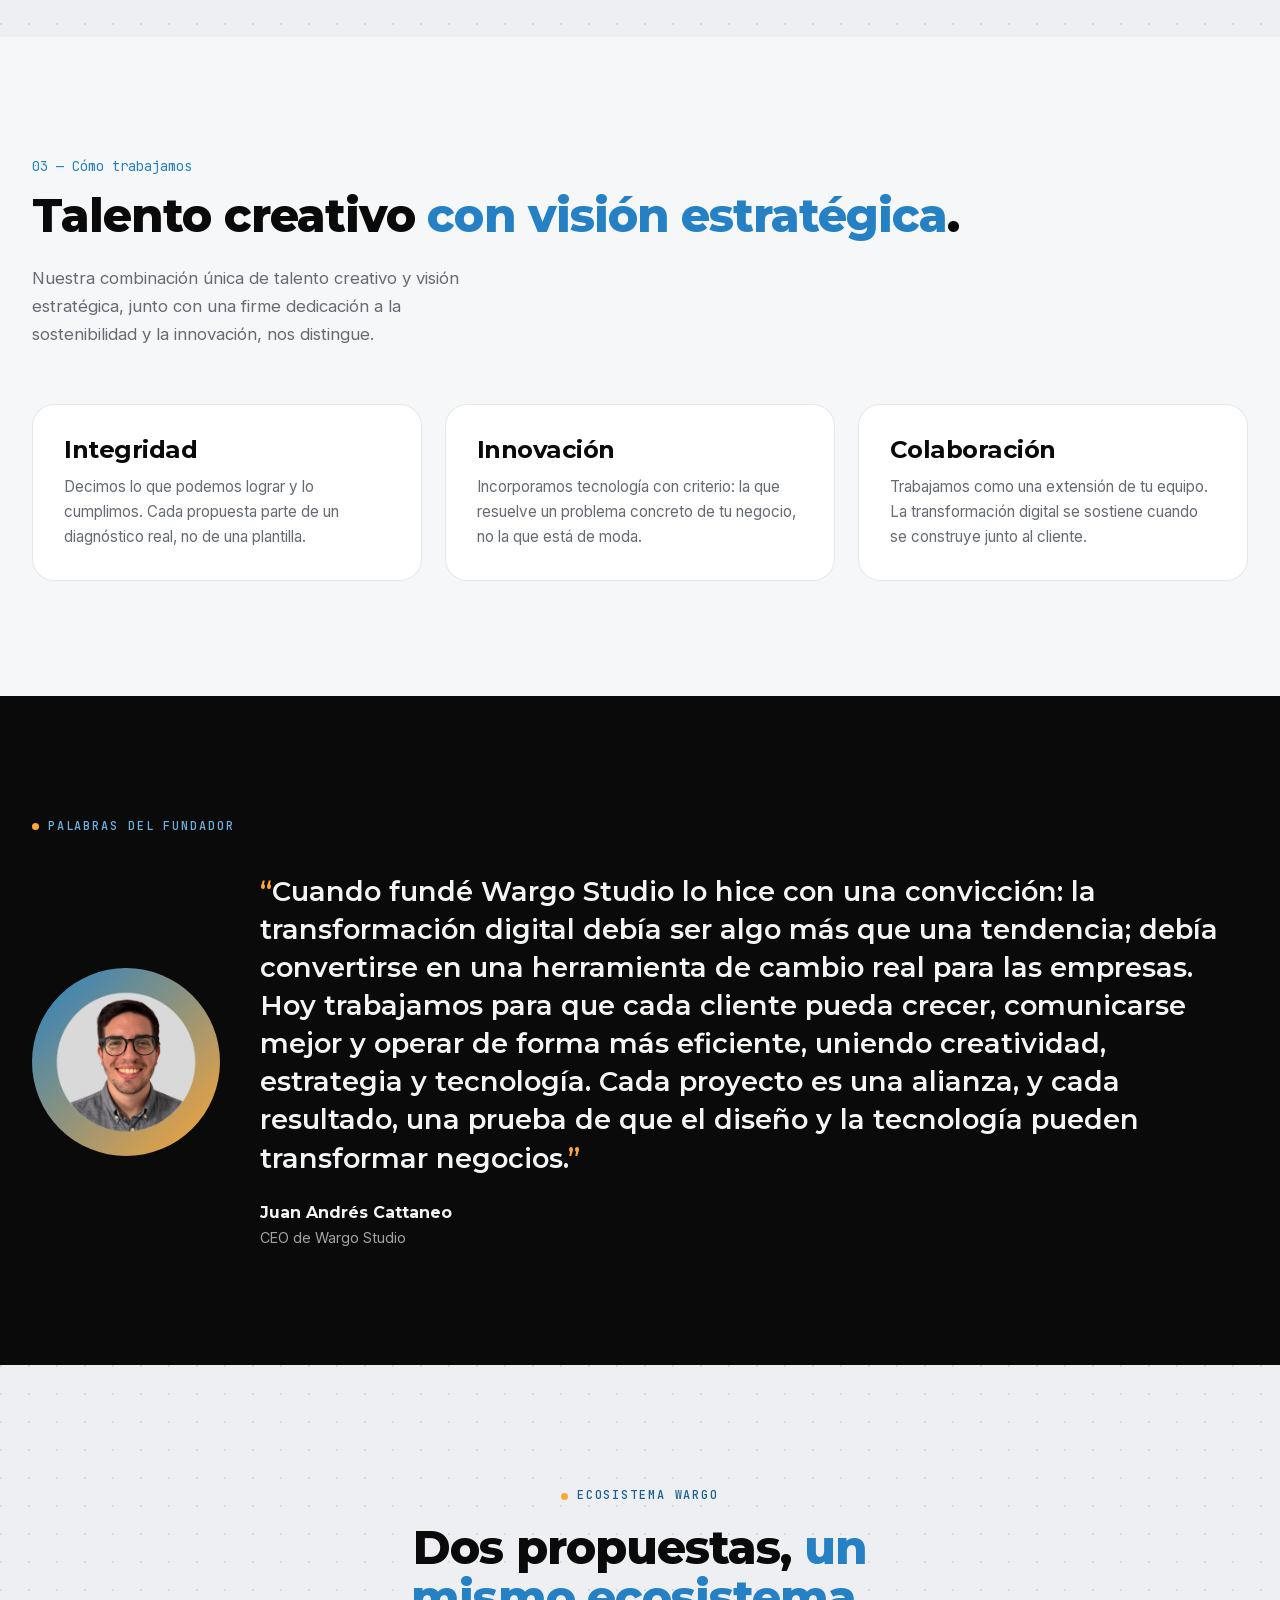
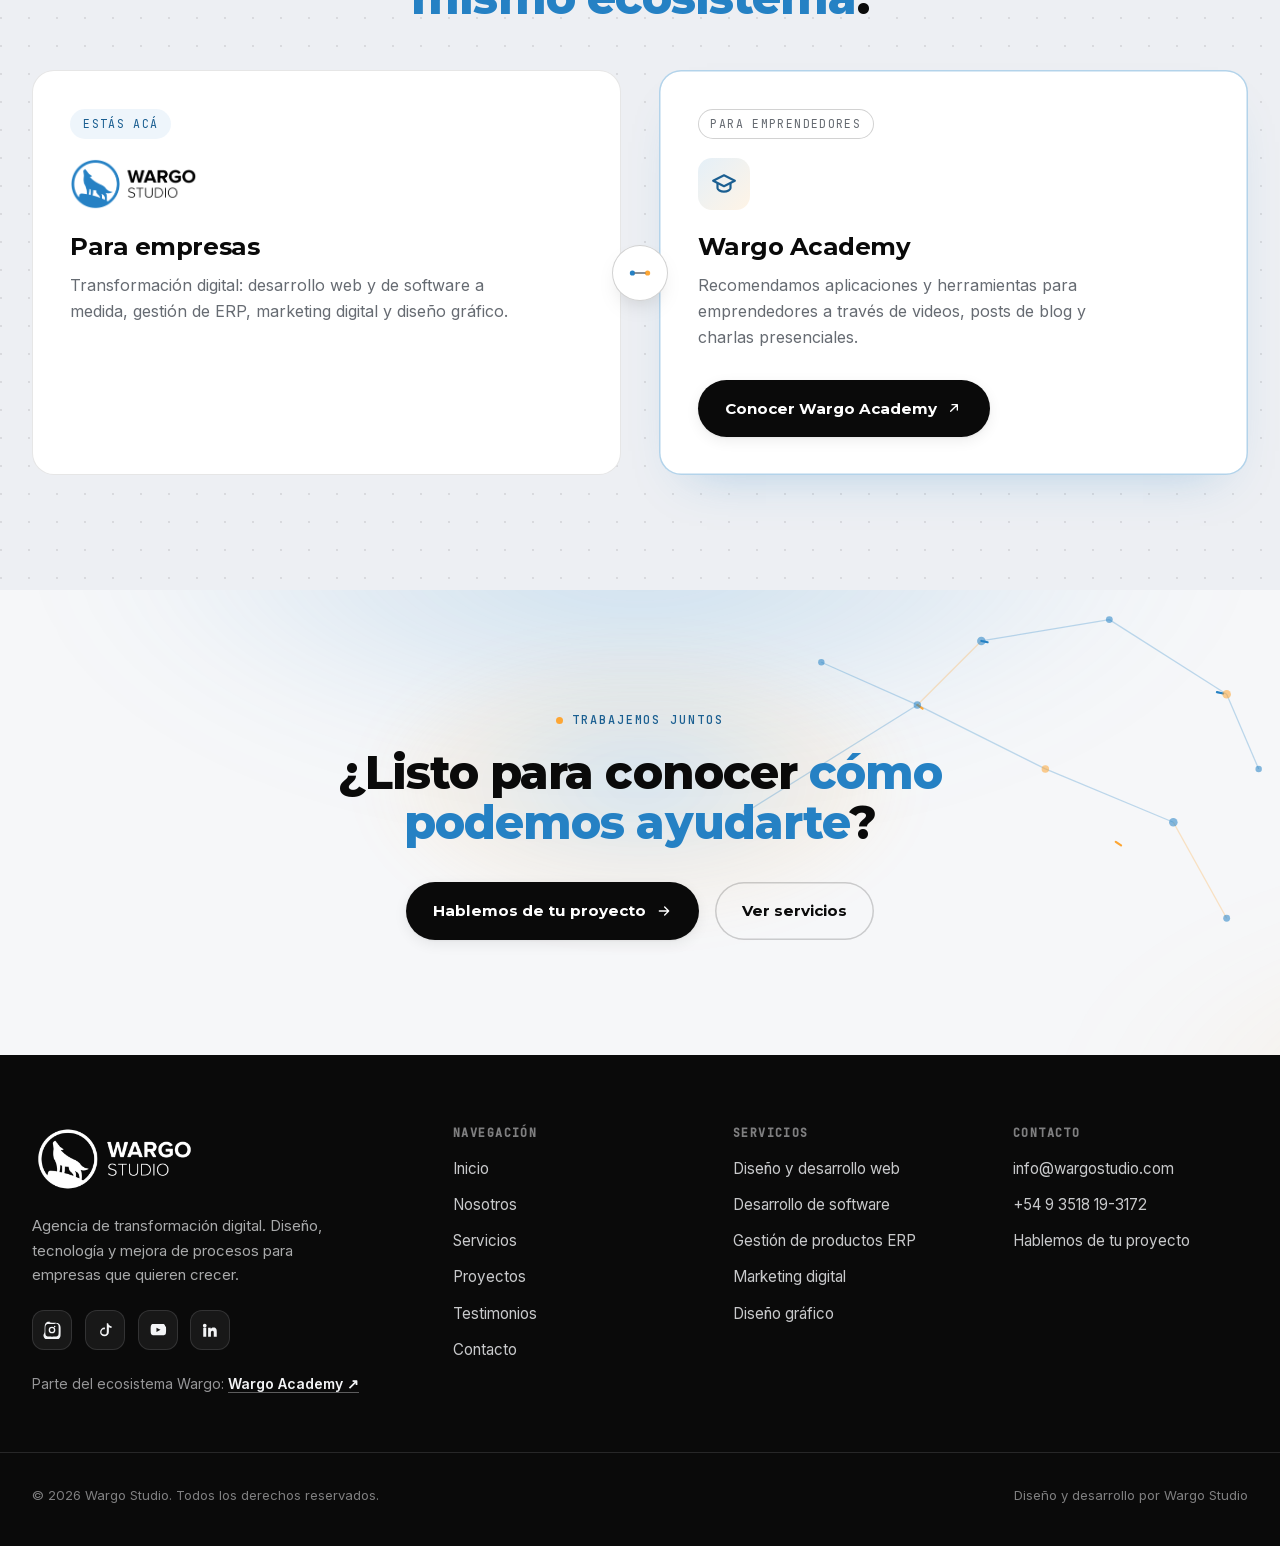
<file: nosotros.html>
<!DOCTYPE html>
<html lang="es">
<head>
<meta charset="UTF-8">
<meta name="viewport" content="width=device-width, initial-scale=1">
<title>Nosotros: agencia de transformación digital | Wargo Studio</title>
<meta name="description" content="Conocé a Wargo Studio: una agencia de transformación digital que combina visión creativa y conocimiento tecnológico para ayudar a las empresas a crecer.">
<link rel="canonical" href="https://www.wargostudio.com/nosotros.html">
<meta name="robots" content="index, follow">
<meta property="og:type" content="website">
<meta property="og:site_name" content="Wargo Studio">
<meta property="og:title" content="Nosotros: agencia de transformación digital | Wargo Studio">
<meta property="og:description" content="Diseño, estrategia y tecnología unidos para transformar empresas.">
<meta property="og:url" content="https://www.wargostudio.com/nosotros.html">
<meta property="og:locale" content="es_AR">
<meta property="og:image" content="https://www.wargostudio.com/assets/img/og-image.jpg">
<meta property="og:image:width" content="1200">
<meta property="og:image:height" content="630">
<meta property="og:image:alt" content="Wargo Studio, agencia de transformación digital">
<meta name="twitter:card" content="summary_large_image">
<meta name="twitter:title" content="Nosotros: agencia de transformación digital | Wargo Studio">
<meta name="twitter:description" content="Diseño, estrategia y tecnología unidos para transformar empresas.">
<meta name="twitter:image" content="https://www.wargostudio.com/assets/img/og-image.jpg">
<link rel="icon" type="image/png" href="assets/img/favicon.png">
<link rel="icon" type="image/png" sizes="64x64" href="assets/img/favicon-64.png">
<link rel="apple-touch-icon" href="assets/img/apple-touch-icon.png">
<link rel="manifest" href="site.webmanifest">
<meta name="theme-color" content="#2581C4">
<link rel="preload" href="assets/fonts/montserrat-600-latin.woff2" as="font" type="font/woff2" crossorigin>
<link rel="preload" href="assets/fonts/inter-400-latin.woff2" as="font" type="font/woff2" crossorigin>
<script>document.documentElement.classList.add('js')</script>
<link rel="stylesheet" href="styles.css?v=20261117k">
<noscript><style>.reveal{opacity:1!important;transform:none!important;}</style></noscript>
<script type="application/ld+json">
{
  "@context": "https://schema.org",
  "@type": "AboutPage",
  "name": "Nosotros — Wargo Studio",
  "url": "https://www.wargostudio.com/nosotros.html",
  "about": {
    "@type": "ProfessionalService",
    "name": "Wargo Studio",
    "url": "https://www.wargostudio.com/",
    "founder": {
      "@type": "Person",
      "name": "Juan Andrés Cattaneo",
      "jobTitle": "CEO"
    }
  }
}
</script>
<script type="application/ld+json">
{
  "@context": "https://schema.org",
  "@type": "BreadcrumbList",
  "itemListElement": [
    {
      "@type": "ListItem",
      "position": 1,
      "name": "Inicio",
      "item": "https://www.wargostudio.com/"
    },
    {
      "@type": "ListItem",
      "position": 2,
      "name": "Nosotros",
      "item": "https://www.wargostudio.com/nosotros.html"
    }
  ]
}
</script>
</head>
<body>
<a href="#main" class="skip-link">Saltar al contenido</a>
<div class="scroll-progress" aria-hidden="true"><span data-scroll-progress></span></div>

<header class="nav">
  <div class="container nav-inner">
    <a href="index.html" class="brand">
      <img class="brand-logo" src="assets/img/logo-horizontal.webp" srcset="assets/img/logo-horizontal.webp 1x, assets/img/logo-horizontal@2x.webp 2x" alt="Wargo Studio" width="541" height="220">
    </a>
    <nav class="nav-links" aria-label="Navegación principal">
      <a class="nav-link" href="index.html">Inicio</a>
      <a class="nav-link" href="nosotros.html">Nosotros</a>
      <a class="nav-link" href="servicios.html">Servicios</a>
      <a class="nav-link" href="proyectos.html">Proyectos</a>
      <a class="nav-link" href="testimonios.html">Testimonios</a>
      <a class="nav-link" href="contacto.html">Contacto</a>
    </nav>
    <div class="nav-actions">
      <a class="nav-cta btn btn-accent" data-magnetic data-magnetic-strength="0.2" href="contacto.html">
        <span>Hablemos de tu proyecto</span>
        <svg class="btn-arrow" width="16" height="16" viewBox="0 0 24 24" fill="none" aria-hidden="true"><path d="M5 12h14M13 6l6 6-6 6" stroke="currentColor" stroke-width="2" stroke-linecap="round" stroke-linejoin="round"/></svg>
      </a>
      <button class="nav-toggle" aria-label="Abrir menú" aria-expanded="false" aria-controls="nav-mobile">
        <span class="nav-toggle-bars"><span></span><span></span><span></span></span>
      </button>
    </div>
  </div>
</header>

<div class="nav-mobile" id="nav-mobile" data-open="false">
  <nav class="nav-mobile-links" aria-label="Navegación móvil">
    <a class="nav-mobile-link" href="index.html">Inicio</a>
    <a class="nav-mobile-link" href="nosotros.html">Nosotros</a>
    <a class="nav-mobile-link" href="servicios.html">Servicios</a>
    <a class="nav-mobile-link" href="proyectos.html">Proyectos</a>
    <a class="nav-mobile-link" href="testimonios.html">Testimonios</a>
    <a class="nav-mobile-link" href="contacto.html">Contacto</a>
  </nav>
  <div class="nav-mobile-foot">
    <a class="btn btn-light" href="contacto.html">Hablemos de tu proyecto</a>
  </div>
</div>

<main id="main">

<section class="page-hero grain-dot-bg">
  <svg class="hero-network" viewBox="0 0 1200 460" preserveAspectRatio="xMidYMid slice" aria-hidden="true">
    <line class="hn-line" x1="920" y1="60" x2="1040" y2="40"/>
    <line class="hn-line" x1="1040" y1="40" x2="1150" y2="110"/>
    <line class="hn-line is-orange" x1="920" y1="60" x2="860" y2="120"/>
    <line class="hn-line" x1="860" y1="120" x2="980" y2="180"/>
    <line class="hn-line" x1="980" y1="180" x2="1100" y2="230"/>
    <line class="hn-line is-orange" x1="1100" y1="230" x2="1150" y2="320"/>
    <line class="hn-line" x1="1150" y1="110" x2="1180" y2="180"/>
    <line class="hn-line" x1="770" y1="80" x2="860" y2="120"/>
    <line class="hn-line" x1="700" y1="220" x2="860" y2="120"/>
    <line class="hn-signal c-blue" x1="920" y1="60" x2="1150" y2="110"/>
    <line class="hn-signal c-orange d2" x1="860" y1="120" x2="1150" y2="320"/>
    <circle class="hn-node pulse" cx="920" cy="60" r="4"/>
    <circle class="hn-node" cx="1040" cy="40" r="3.2"/>
    <circle class="hn-node is-orange pulse" cx="1150" cy="110" r="4"/>
    <circle class="hn-node" cx="860" cy="120" r="3.5"/>
    <circle class="hn-node is-orange" cx="980" cy="180" r="3.5"/>
    <circle class="hn-node pulse" cx="1100" cy="230" r="4"/>
    <circle class="hn-node" cx="1150" cy="320" r="3.2"/>
    <circle class="hn-node" cx="1180" cy="180" r="3"/>
    <circle class="hn-node" cx="770" cy="80" r="3"/>
    <circle class="hn-node" cx="700" cy="220" r="3"/>
  </svg>
  <div class="container">
    <div class="breadcrumbs"><a href="index.html">Inicio</a><span>/</span><span>Nosotros</span></div>
    <span class="eyebrow">Nosotros</span>
    <h1 class="page-hero-title reveal" data-reveal data-split="words" style="margin-top:1rem;">Diseño, estrategia y tecnología <em>en un mismo equipo</em>.</h1>
    <p class="lede-lg reveal" data-reveal style="margin-top:1.2rem;">Wargo Studio nace del deseo de impulsar la transformación digital: acompañamos a las empresas en la implementación de tecnología y la mejora de procesos.</p>
  </div>
</section>

<!-- Introducción -->
<section class="section">
  <div class="container intro-grid">
    <div class="reveal" data-reveal>
      <span class="intro-num">01 — Introducción</span>
      <h2 style="margin-top:.8rem;">Impulsar la <em>transformación digital</em>, desde el primer proyecto.</h2>
    </div>
    <div class="reveal" data-reveal>
      <p class="lede-lg">Nuestra agencia acompaña a las empresas en la implementación de tecnología y la mejora de procesos, creando soluciones que optimizan su desempeño y las preparan para los desafíos del futuro digital.</p>
      <p class="lede-lg" style="margin-top:1.1rem;">Trabajamos con la convicción de que cada negocio tiene una versión más digital de sí mismo, y que llegar a ella no requiere improvisar: requiere método, diseño y acompañamiento.</p>
    </div>
  </div>
</section>

<!-- Enfoque -->
<section class="section section-alt grain-dot-bg">
  <div class="container intro-grid">
    <div class="reveal" data-reveal>
      <span class="intro-num">02 — Enfoque</span>
      <h2 style="margin-top:.8rem;">No solo se trata de ideas, <em>sino de hacerlas realidad</em>.</h2>
    </div>
    <div class="reveal" data-reveal>
      <p class="lede-lg">Nuestra combinación de visión creativa y conocimiento tecnológico impulsa cada proyecto que realizamos. Integridad, innovación y colaboración son los pilares que sostienen nuestro éxito y el de nuestros clientes.</p>
      <p class="lede-lg" style="margin-top:1.1rem;">Desde el desarrollo de marcas y diseño gráfico hasta marketing digital, diseño y desarrollo web, y la creación de correos institucionales con Google, ayudamos a que las marcas se destaquen y crezcan en el mundo digital.</p>
    </div>
  </div>
</section>

<!-- Trabajo / valores -->
<section class="section">
  <div class="container">
    <div class="head-row reveal" data-reveal>
      <div>
        <span class="intro-num">03 — Cómo trabajamos</span>
        <h2 style="margin-top:.8rem;">Talento creativo <em>con visión estratégica</em>.</h2>
      </div>
      <p class="lede">Nuestra combinación única de talento creativo y visión estratégica, junto con una firme dedicación a la sostenibilidad y la innovación, nos distingue.</p>
    </div>
    <div class="pillars-grid">
      <article class="card reveal" data-reveal>
        <div class="card-corner"></div>
        <h3>Integridad</h3>
        <p style="margin-top:.7rem;color:var(--ink-mute);font-size:.95rem;">Decimos lo que podemos lograr y lo cumplimos. Cada propuesta parte de un diagnóstico real, no de una plantilla.</p>
      </article>
      <article class="card reveal" data-reveal>
        <div class="card-corner"></div>
        <h3>Innovación</h3>
        <p style="margin-top:.7rem;color:var(--ink-mute);font-size:.95rem;">Incorporamos tecnología con criterio: la que resuelve un problema concreto de tu negocio, no la que está de moda.</p>
      </article>
      <article class="card reveal" data-reveal>
        <div class="card-corner"></div>
        <h3>Colaboración</h3>
        <p style="margin-top:.7rem;color:var(--ink-mute);font-size:.95rem;">Trabajamos como una extensión de tu equipo. La transformación digital se sostiene cuando se construye junto al cliente.</p>
      </article>
    </div>
  </div>
</section>

<!-- Palabras del fundador -->
<section class="section section-dark">
  <div class="container">
    <span class="eyebrow reveal" data-reveal>Palabras del fundador</span>
    <div class="founder-wrap" style="margin-top:2.2rem;">
      <div class="founder-badge reveal" data-reveal>
        <img src="assets/img/juan-cattaneo.webp" alt="Juan Andrés Cattaneo, fundador y CEO de Wargo Studio" width="800" height="800" loading="lazy" decoding="async">
      </div>
      <div class="reveal" data-reveal>
        <p class="founder-quote">Cuando fundé Wargo Studio lo hice con una convicción: la transformación digital debía ser algo más que una tendencia; debía convertirse en una herramienta de cambio real para las empresas. Hoy trabajamos para que cada cliente pueda crecer, comunicarse mejor y operar de forma más eficiente, uniendo creatividad, estrategia y tecnología. Cada proyecto es una alianza, y cada resultado, una prueba de que el diseño y la tecnología pueden transformar negocios.</p>
        <p class="founder-name">Juan Andrés Cattaneo</p>
        <p class="founder-role">CEO de Wargo Studio</p>
      </div>
    </div>
  </div>
</section>

<!-- Ecosistema Wargo -->
<section class="section section-alt grain-dot-bg">
  <div class="container">
    <div class="reveal" data-reveal style="text-align:center;">
      <span class="eyebrow" style="justify-content:center;">Ecosistema Wargo</span>
      <h2 style="margin:1rem auto 0;max-width:20ch;">Dos propuestas, <em>un mismo ecosistema</em>.</h2>
    </div>
    <div class="duo-grid">
      <article class="card duo-card reveal" data-reveal>
        <span class="duo-tag is-here">Estás acá</span>
        <img class="duo-logo" src="assets/img/logo-horizontal.webp" alt="Wargo Studio" width="541" height="220" loading="lazy" decoding="async">
        <h3>Para empresas</h3>
        <p>Transformación digital: desarrollo web y de software a medida, gestión de ERP, marketing digital y diseño gráfico.</p>
      </article>
      <span class="duo-bridge" aria-hidden="true"><svg width="26" height="26" viewBox="0 0 24 24" fill="none"><circle cx="5" cy="12" r="2.4" fill="#2581C4"/><circle cx="19" cy="12" r="2.4" fill="#FDA634"/><path d="M7.5 12h9" stroke="#666B72" stroke-width="1.6" stroke-linecap="round"/></svg></span>
      <article class="card duo-card is-link reveal" data-reveal>
        <span class="duo-tag">Para emprendedores</span>
        <div class="icon-tile"><svg viewBox="0 0 24 24" fill="none"><path d="M2 9l10-5 10 5-10 5L2 9z" stroke="currentColor" stroke-width="2" stroke-linejoin="round"/><path d="M6 11.5V16c0 1.2 2.7 3 6 3s6-1.8 6-3v-4.5" stroke="currentColor" stroke-width="2" stroke-linecap="round"/></svg></div>
        <h3>Wargo Academy</h3>
        <p>Recomendamos aplicaciones y herramientas para emprendedores a través de videos, posts de blog y charlas presenciales.</p>
        <a class="btn btn-primary" href="https://wargoacademy.com/" target="_blank" rel="noopener"><span>Conocer Wargo Academy</span><svg class="btn-arrow" width="16" height="16" viewBox="0 0 24 24" fill="none" aria-hidden="true"><path d="M7 17L17 7M9 7h8v8" stroke="currentColor" stroke-width="2" stroke-linecap="round" stroke-linejoin="round"/></svg></a>
      </article>
    </div>
  </div>
</section>

<!-- CTA final -->
<section class="section final-cta">
  <div class="cta-bloom" aria-hidden="true"></div>
  <svg class="hero-network" viewBox="0 0 1200 460" preserveAspectRatio="xMidYMid slice" aria-hidden="true">
    <line class="hn-line" x1="920" y1="60" x2="1040" y2="40"/>
    <line class="hn-line" x1="1040" y1="40" x2="1150" y2="110"/>
    <line class="hn-line is-orange" x1="920" y1="60" x2="860" y2="120"/>
    <line class="hn-line" x1="860" y1="120" x2="980" y2="180"/>
    <line class="hn-line" x1="980" y1="180" x2="1100" y2="230"/>
    <line class="hn-line is-orange" x1="1100" y1="230" x2="1150" y2="320"/>
    <line class="hn-line" x1="1150" y1="110" x2="1180" y2="180"/>
    <line class="hn-line" x1="770" y1="80" x2="860" y2="120"/>
    <line class="hn-line" x1="700" y1="220" x2="860" y2="120"/>
    <line class="hn-signal c-blue" x1="920" y1="60" x2="1150" y2="110"/>
    <line class="hn-signal c-orange d2" x1="860" y1="120" x2="1150" y2="320"/>
    <circle class="hn-node pulse" cx="920" cy="60" r="4"/>
    <circle class="hn-node" cx="1040" cy="40" r="3.2"/>
    <circle class="hn-node is-orange pulse" cx="1150" cy="110" r="4"/>
    <circle class="hn-node" cx="860" cy="120" r="3.5"/>
    <circle class="hn-node is-orange" cx="980" cy="180" r="3.5"/>
    <circle class="hn-node pulse" cx="1100" cy="230" r="4"/>
    <circle class="hn-node" cx="1150" cy="320" r="3.2"/>
    <circle class="hn-node" cx="1180" cy="180" r="3"/>
    <circle class="hn-node" cx="770" cy="80" r="3"/>
    <circle class="hn-node" cx="700" cy="220" r="3"/>
  </svg>
  <div class="container">
    <span class="eyebrow reveal" data-reveal style="justify-content:center;">Trabajemos juntos</span>
    <h2 class="final-cta-title reveal" data-reveal style="margin-top:1rem;">¿Listo para conocer <em>cómo podemos ayudarte</em>?</h2>
    <div class="final-cta-actions reveal" data-reveal>
      <a class="btn btn-primary" data-magnetic data-magnetic-strength="0.25" href="contacto.html">
        <span>Hablemos de tu proyecto</span>
        <svg class="btn-arrow" width="16" height="16" viewBox="0 0 24 24" fill="none" aria-hidden="true"><path d="M5 12h14M13 6l6 6-6 6" stroke="currentColor" stroke-width="2" stroke-linecap="round" stroke-linejoin="round"/></svg>
      </a>
      <a class="btn btn-ghost" href="servicios.html">Ver servicios</a>
    </div>
  </div>
</section>

</main>

<footer class="footer">
  <div class="container footer-grid">
    <div class="footer-col">
      <a href="index.html" class="brand">
        <img class="brand-logo" src="assets/img/logo-horizontal-white.webp" srcset="assets/img/logo-horizontal-white.webp 1x, assets/img/logo-horizontal-white@2x.webp 2x" alt="Wargo Studio" width="566" height="220">
      </a>
      <p class="footer-brand-blurb">Agencia de transformación digital. Diseño, tecnología y mejora de procesos para empresas que quieren crecer.</p>
      <div class="footer-social">
        <a class="social-btn" href="https://www.instagram.com/wargostudio" target="_blank" rel="noopener" aria-label="Instagram"><svg viewBox="0 0 24 24"><path d="M12 2.2c3.2 0 3.6 0 4.85.07 1.17.05 2.02.24 2.75.52a5.5 5.5 0 0 1 2 1.3 5.5 5.5 0 0 1 1.3 2c.28.73.47 1.58.52 2.75.06 1.25.07 1.65.07 4.85s0 3.6-.07 4.85c-.05 1.17-.24 2.02-.52 2.75a5.5 5.5 0 0 1-1.3 2 5.5 5.5 0 0 1-2 1.3c-.73.28-1.58.47-2.75.52-1.25.06-1.65.07-4.85.07s-3.6 0-4.85-.07c-1.17-.05-2.02-.24-2.75-.52a5.5 5.5 0 0 1-2-1.3 5.5 5.5 0 0 1-1.3-2c-.28-.73-.47-1.58-.52-2.75C2.2 15.6 2.2 15.2 2.2 12s0-3.6.07-4.85c.05-1.17.24-2.02.52-2.75a5.5 5.5 0 0 1 1.3-2 5.5 5.5 0 0 1 2-1.3c.73-.28 1.58-.47 2.75-.52C8.4 2.2 8.8 2.2 12 2.2zm0 1.8c-3.15 0-3.52 0-4.76.07-.96.04-1.48.2-1.82.34-.46.18-.79.4-1.13.74-.34.34-.56.67-.74 1.13-.13.34-.3.86-.34 1.82C3.15 8.48 3.14 8.85 3.14 12s0 3.52.07 4.76c.04.96.2 1.48.34 1.82.18.46.4.79.74 1.13.34.34.67.56 1.13.74.34.13.86.3 1.82.34 1.24.06 1.61.07 4.76.07s3.52 0 4.76-.07c.96-.04 1.48-.2 1.82-.34.46-.18.79-.4 1.13-.74.34-.34.56-.67.74-1.13.13-.34.3-.86.34-1.82.06-1.24.07-1.61.07-4.76s0-3.52-.07-4.76c-.04-.96-.2-1.48-.34-1.82a3 3 0 0 0-.74-1.13 3 3 0 0 0-1.13-.74c-.34-.13-.86-.3-1.82-.34C15.52 4 15.15 4 12 4zm0 3.55A4.45 4.45 0 1 1 7.55 12 4.45 4.45 0 0 1 12 7.55zm0 1.8A2.65 2.65 0 1 0 14.65 12 2.65 2.65 0 0 0 12 9.35zm4.63-2.05a1.04 1.04 0 1 1-1.04-1.04 1.04 1.04 0 0 1 1.04 1.04z"/></svg></a>
        <a class="social-btn" href="https://www.tiktok.com/@wargostudio" target="_blank" rel="noopener" aria-label="TikTok"><svg viewBox="0 0 24 24"><path d="M14 3h2.2c.15 1.1.68 2.06 1.53 2.8.85.75 1.9 1.18 3.02 1.25v2.24a6.9 6.9 0 0 1-3.6-1.05v6.4a5.85 5.85 0 1 1-5.85-5.85c.2 0 .4.01.6.04v2.3a3.55 3.55 0 1 0 2.5 3.4V3z"/></svg></a>
        <a class="social-btn" href="https://www.youtube.com/@wargostudio" target="_blank" rel="noopener" aria-label="YouTube"><svg viewBox="0 0 24 24"><path d="M21.6 7.2s-.2-1.5-.85-2.15c-.8-.85-1.7-.85-2.12-.9C15.7 4 12 4 12 4h-.02s-3.68 0-6.6.15c-.42.05-1.32.05-2.12.9C2.6 5.7 2.4 7.2 2.4 7.2S2.2 8.95 2.2 10.7v1.6c0 1.75.2 3.5.2 3.5s.2 1.5.85 2.15c.8.85 1.85.82 2.32.92 1.68.16 7.43.2 7.43.2s3.68 0 6.6-.15c.42-.05 1.32-.05 2.12-.9.65-.65.85-2.15.85-2.15s.2-1.75.2-3.5v-1.6c0-1.75-.2-3.5-.2-3.5zM9.95 14.6V8.9l5.4 2.86-5.4 2.85z"/></svg></a>
        <a class="social-btn" href="https://www.linkedin.com/company/wargostudio" target="_blank" rel="noopener" aria-label="LinkedIn"><svg viewBox="0 0 24 24"><path d="M4.98 3.5a2.5 2.5 0 1 1 0 5 2.5 2.5 0 0 1 0-5zM3 9h4v12H3zM9.5 9H13v1.65h.05c.5-.9 1.7-1.85 3.5-1.85 3.75 0 4.45 2.35 4.45 5.4V21H17v-5.3c0-1.25 0-2.85-1.75-2.85-1.75 0-2.02 1.35-2.02 2.75V21H9.5z"/></svg></a>
      </div>
      <p class="footer-ecosystem">Parte del ecosistema Wargo: <a href="https://wargoacademy.com/" target="_blank" rel="noopener">Wargo Academy ↗</a></p>
    </div>
    <div class="footer-col">
      <h5>Navegación</h5>
      <nav class="footer-links">
        <a href="index.html">Inicio</a>
        <a href="nosotros.html">Nosotros</a>
        <a href="servicios.html">Servicios</a>
        <a href="proyectos.html">Proyectos</a>
        <a href="testimonios.html">Testimonios</a>
        <a href="contacto.html">Contacto</a>
      </nav>
    </div>
    <div class="footer-col">
      <h5>Servicios</h5>
      <nav class="footer-links">
        <a href="desarrollo-web.html">Diseño y desarrollo web</a>
        <a href="desarrollo-software.html">Desarrollo de software</a>
        <a href="gestion-erp.html">Gestión de productos ERP</a>
        <a href="marketing-digital.html">Marketing digital</a>
        <a href="diseno-grafico.html">Diseño gráfico</a>
      </nav>
    </div>
    <div class="footer-col">
      <h5>Contacto</h5>
      <nav class="footer-links">
        <a href="mailto:info@wargostudio.com">info@wargostudio.com</a>
        <a href="tel:+5493518193172">+54 9 3518 19-3172</a>
        <a href="contacto.html">Hablemos de tu proyecto</a>
      </nav>
    </div>
  </div>
  <div class="container footer-bottom">
    <span>&copy; <span id="year">2026</span> Wargo Studio. Todos los derechos reservados.</span>
    <span>Diseño y desarrollo por Wargo Studio</span>
  </div>
</footer>

<a class="whatsapp-float" href="https://wa.me/5493518193172?text=Hola%21%20Te%20escribo%20desde%20la%20p%C3%A1gina%20web%20de%20Wargo.%20Necesito..." target="_blank" rel="noopener" aria-label="Chatear por WhatsApp con Wargo Studio">
  <svg viewBox="0 0 32 32" aria-hidden="true"><path d="M16.02 3C9.4 3 4 8.4 4 15.02c0 2.4.66 4.64 1.8 6.56L4 29l7.6-1.72c1.84.98 3.94 1.54 6.4 1.54 6.62 0 12.02-5.4 12.02-12.02C30.02 8.4 24.64 3 16.02 3zm7.06 17.06c-.3.84-1.5 1.56-2.44 1.76-.66.14-1.5.24-4.4-.94-3.7-1.52-6.08-5.28-6.26-5.52-.18-.24-1.5-2-1.5-3.82 0-1.82.94-2.7 1.28-3.08.34-.36.74-.44.98-.44.24 0 .48 0 .68.02.22.02.5-.08.78.6.3.72 1.02 2.48 1.1 2.66.08.18.14.4.02.64-.12.24-.18.4-.36.6-.18.22-.38.48-.54.64-.18.18-.36.38-.16.74.2.36.9 1.5 1.94 2.42 1.34 1.2 2.46 1.58 2.82 1.76.36.18.58.16.78-.06.22-.22.9-1.02 1.14-1.38.24-.36.48-.3.8-.18.32.12 2.06.98 2.42 1.16.36.18.6.26.68.4.1.16.1.9-.2 1.74z"/></svg>
</a>
<a class="wa-bar" href="https://wa.me/5493518193172?text=Hola%21%20Te%20escribo%20desde%20la%20p%C3%A1gina%20web%20de%20Wargo.%20Necesito..." target="_blank" rel="noopener"><svg viewBox="0 0 32 32" aria-hidden="true"><path d="M16.02 3C9.4 3 4 8.4 4 15.02c0 2.4.66 4.64 1.8 6.56L4 29l7.6-1.72c1.84.98 3.94 1.54 6.4 1.54 6.62 0 12.02-5.4 12.02-12.02C30.02 8.4 24.64 3 16.02 3zm7.06 17.06c-.3.84-1.5 1.56-2.44 1.76-.66.14-1.5.24-4.4-.94-3.7-1.52-6.08-5.28-6.26-5.52-.18-.24-1.5-2-1.5-3.82 0-1.82.94-2.7 1.28-3.08.34-.36.74-.44.98-.44.24 0 .48 0 .68.02.22.02.5-.08.78.6.3.72 1.02 2.48 1.1 2.66.08.18.14.4.02.64-.12.24-.18.4-.36.6-.18.22-.38.48-.54.64-.18.18-.36.38-.16.74.2.36.9 1.5 1.94 2.42 1.34 1.2 2.46 1.58 2.82 1.76.36.18.58.16.78-.06.22-.22.9-1.02 1.14-1.38.24-.36.48-.3.8-.18.32.12 2.06.98 2.42 1.16.36.18.6.26.68.4.1.16.1.9-.2 1.74z"/></svg><span>Escribinos por WhatsApp</span></a>

<script defer src="lib/gsap.min.js"></script>
<script defer src="lib/ScrollTrigger.min.js"></script><script defer src="main.js?v=20261117k"></script>
<script>document.getElementById("year").textContent = new Date().getFullYear();</script>
</body>
</html>
</file>
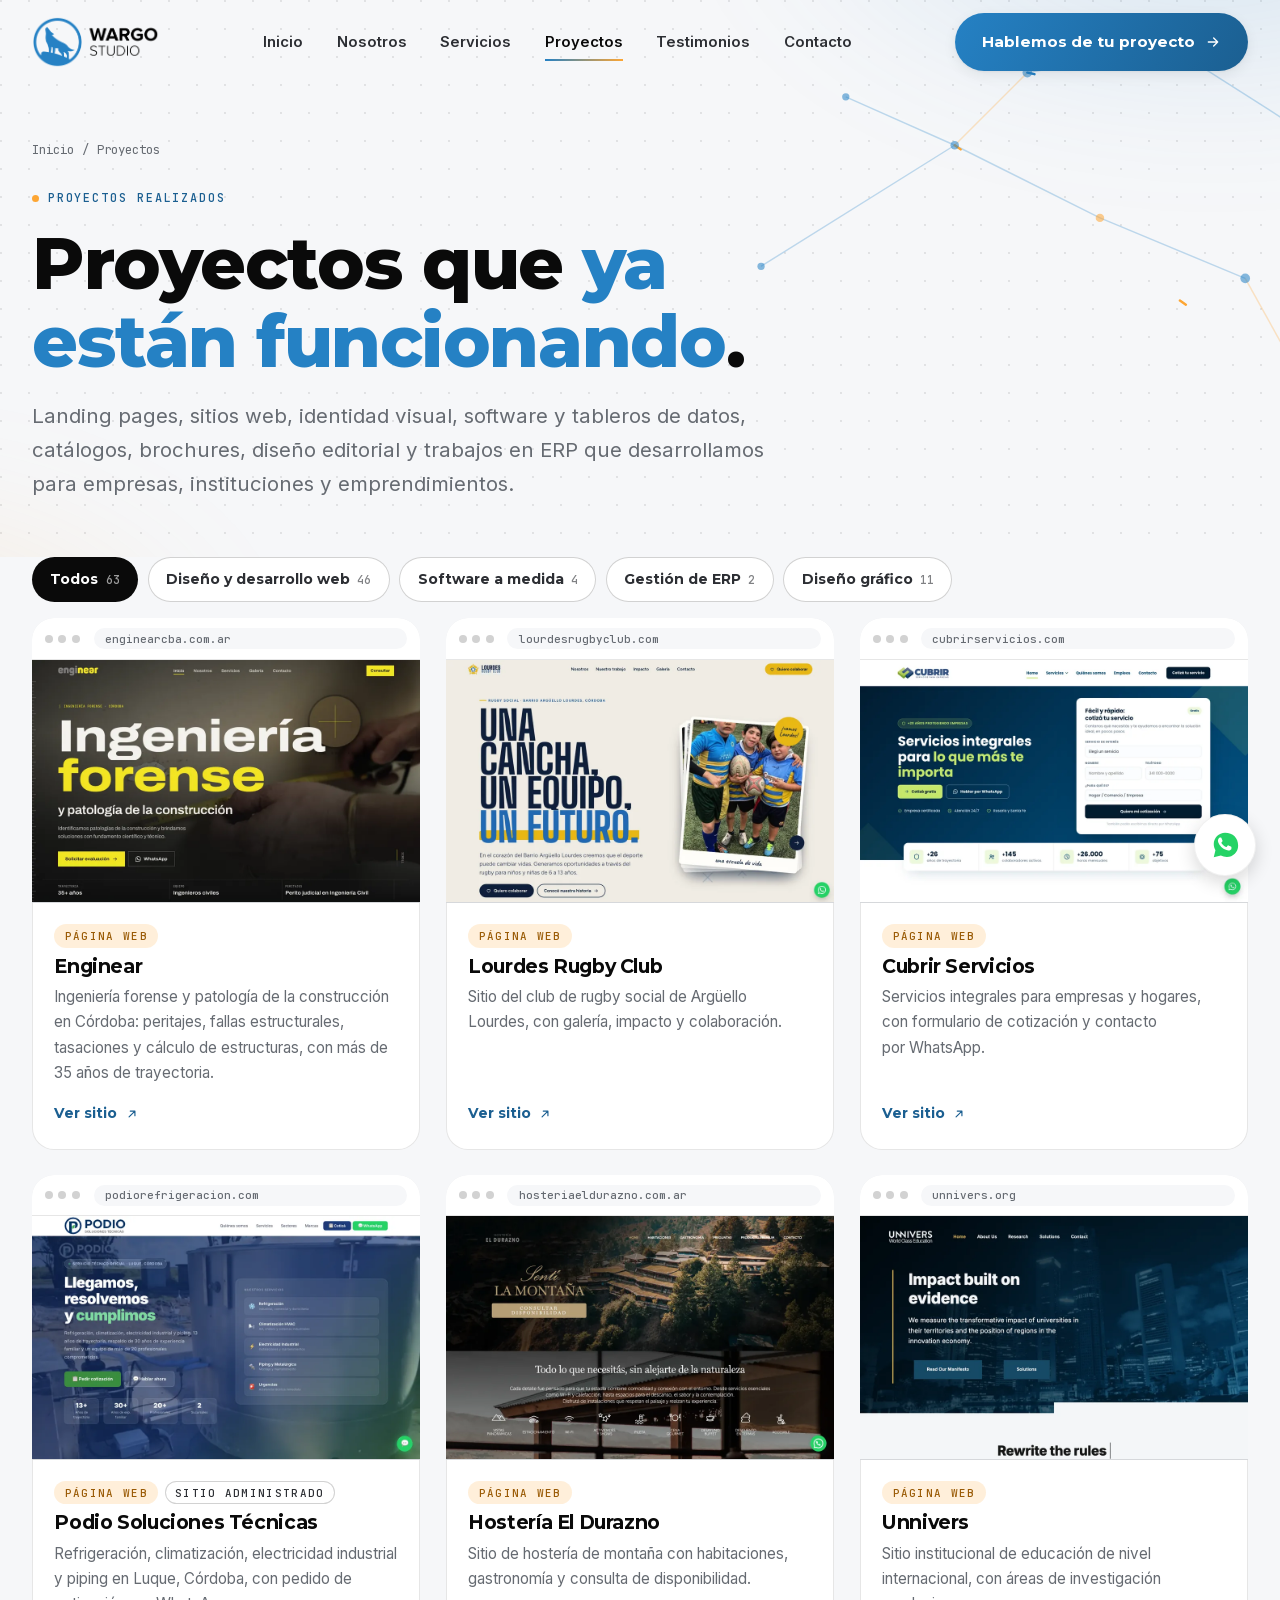
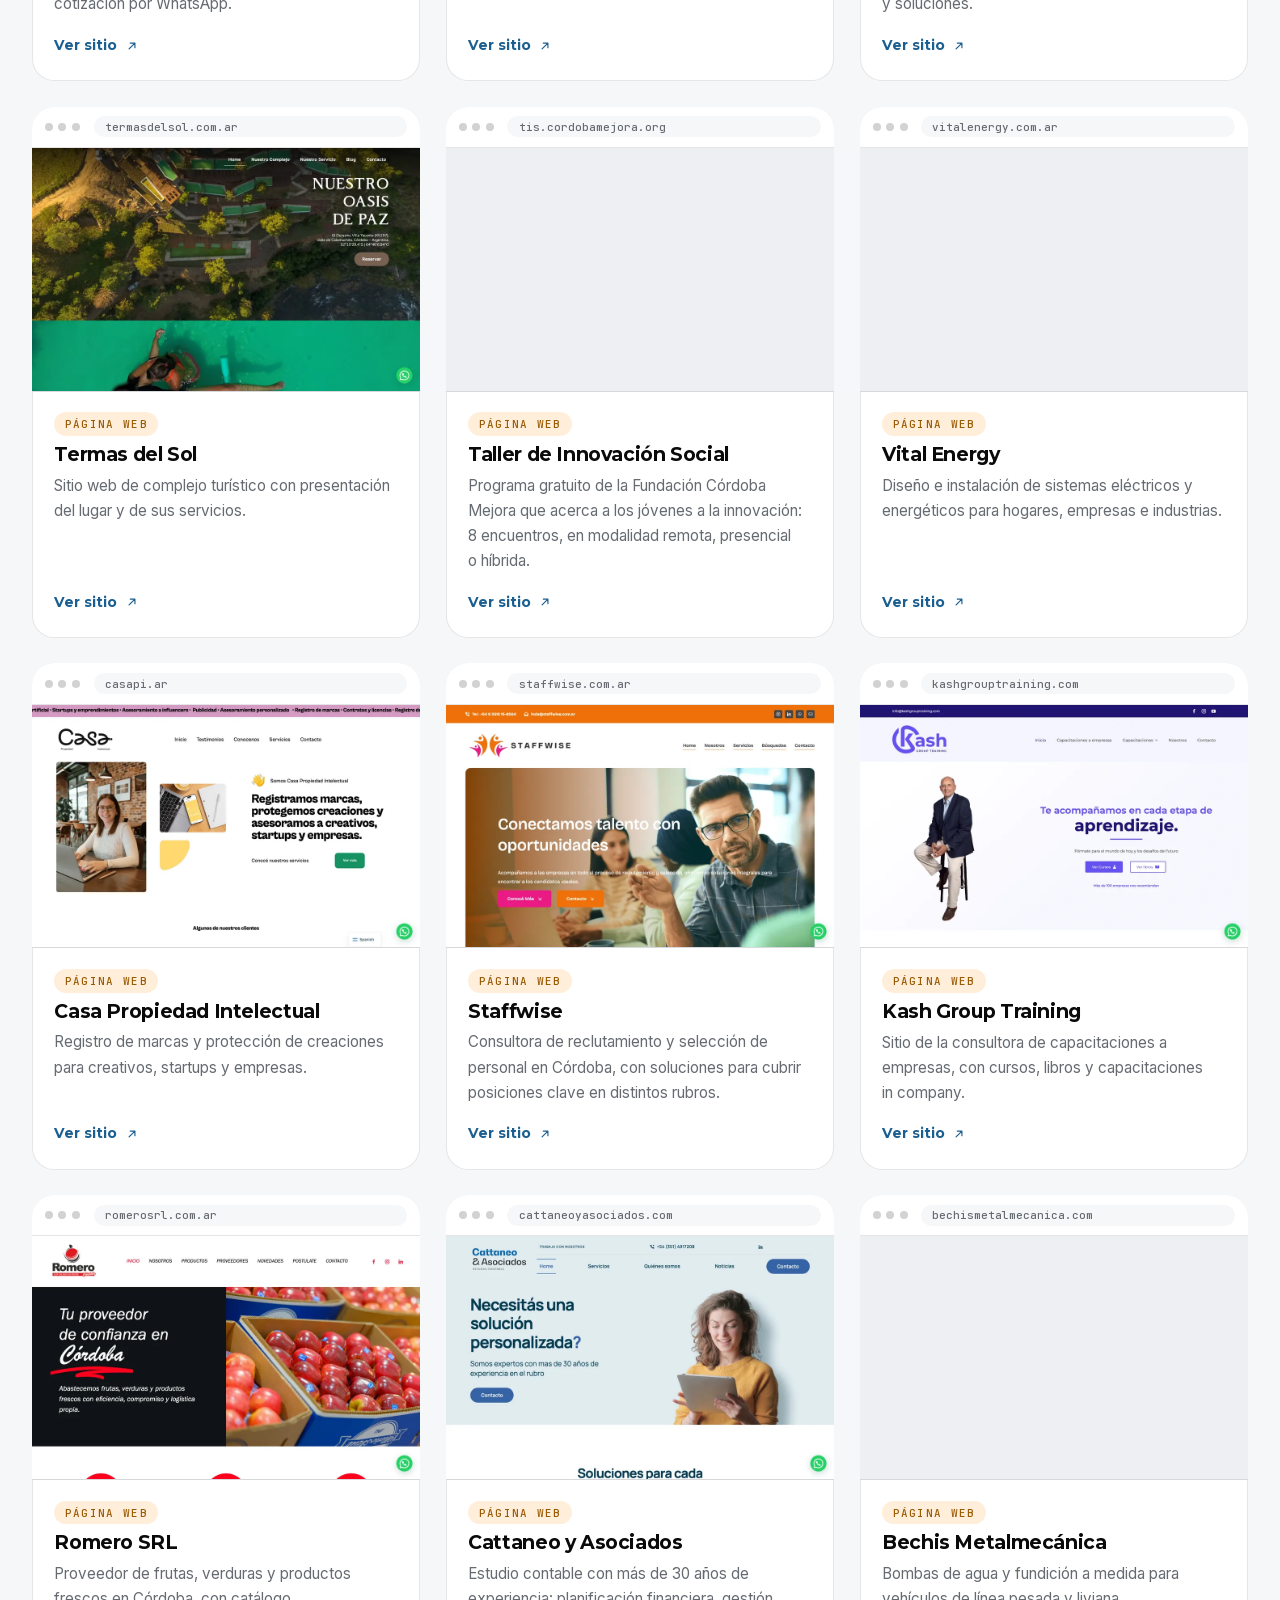
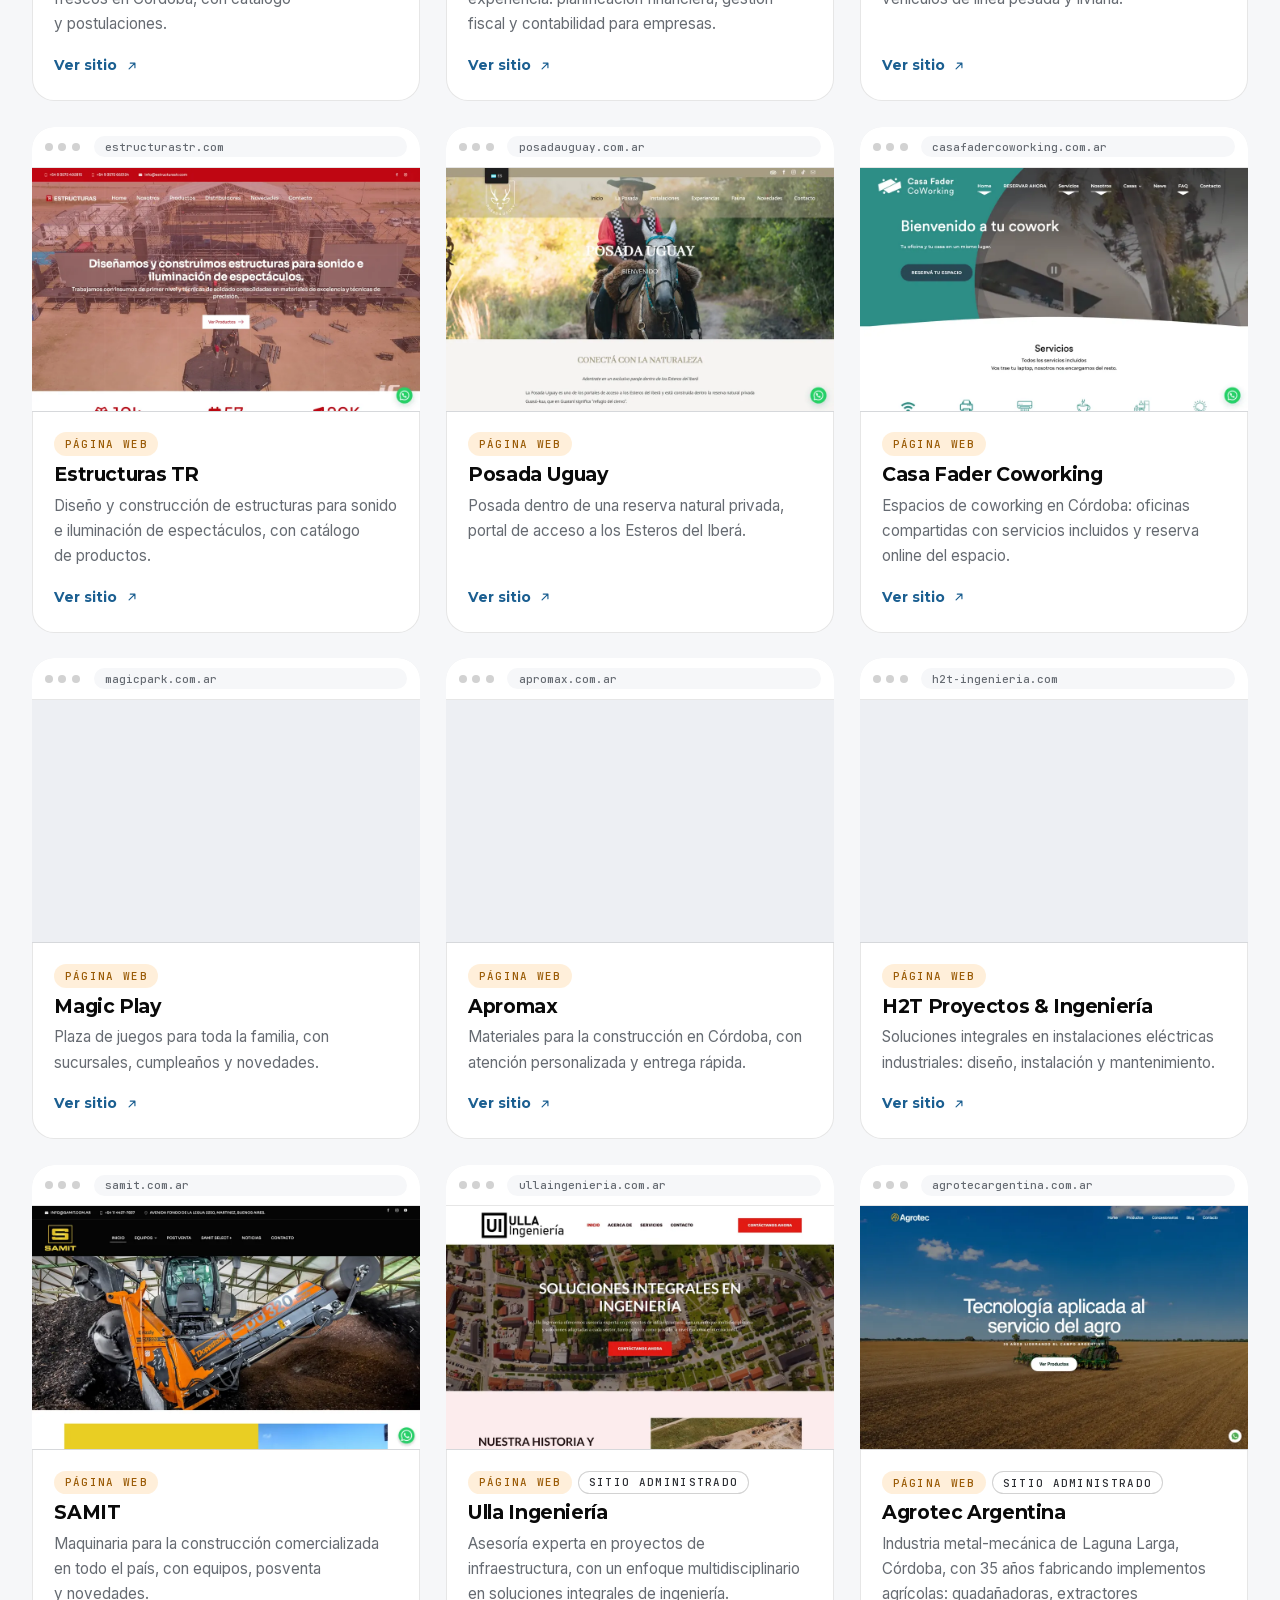
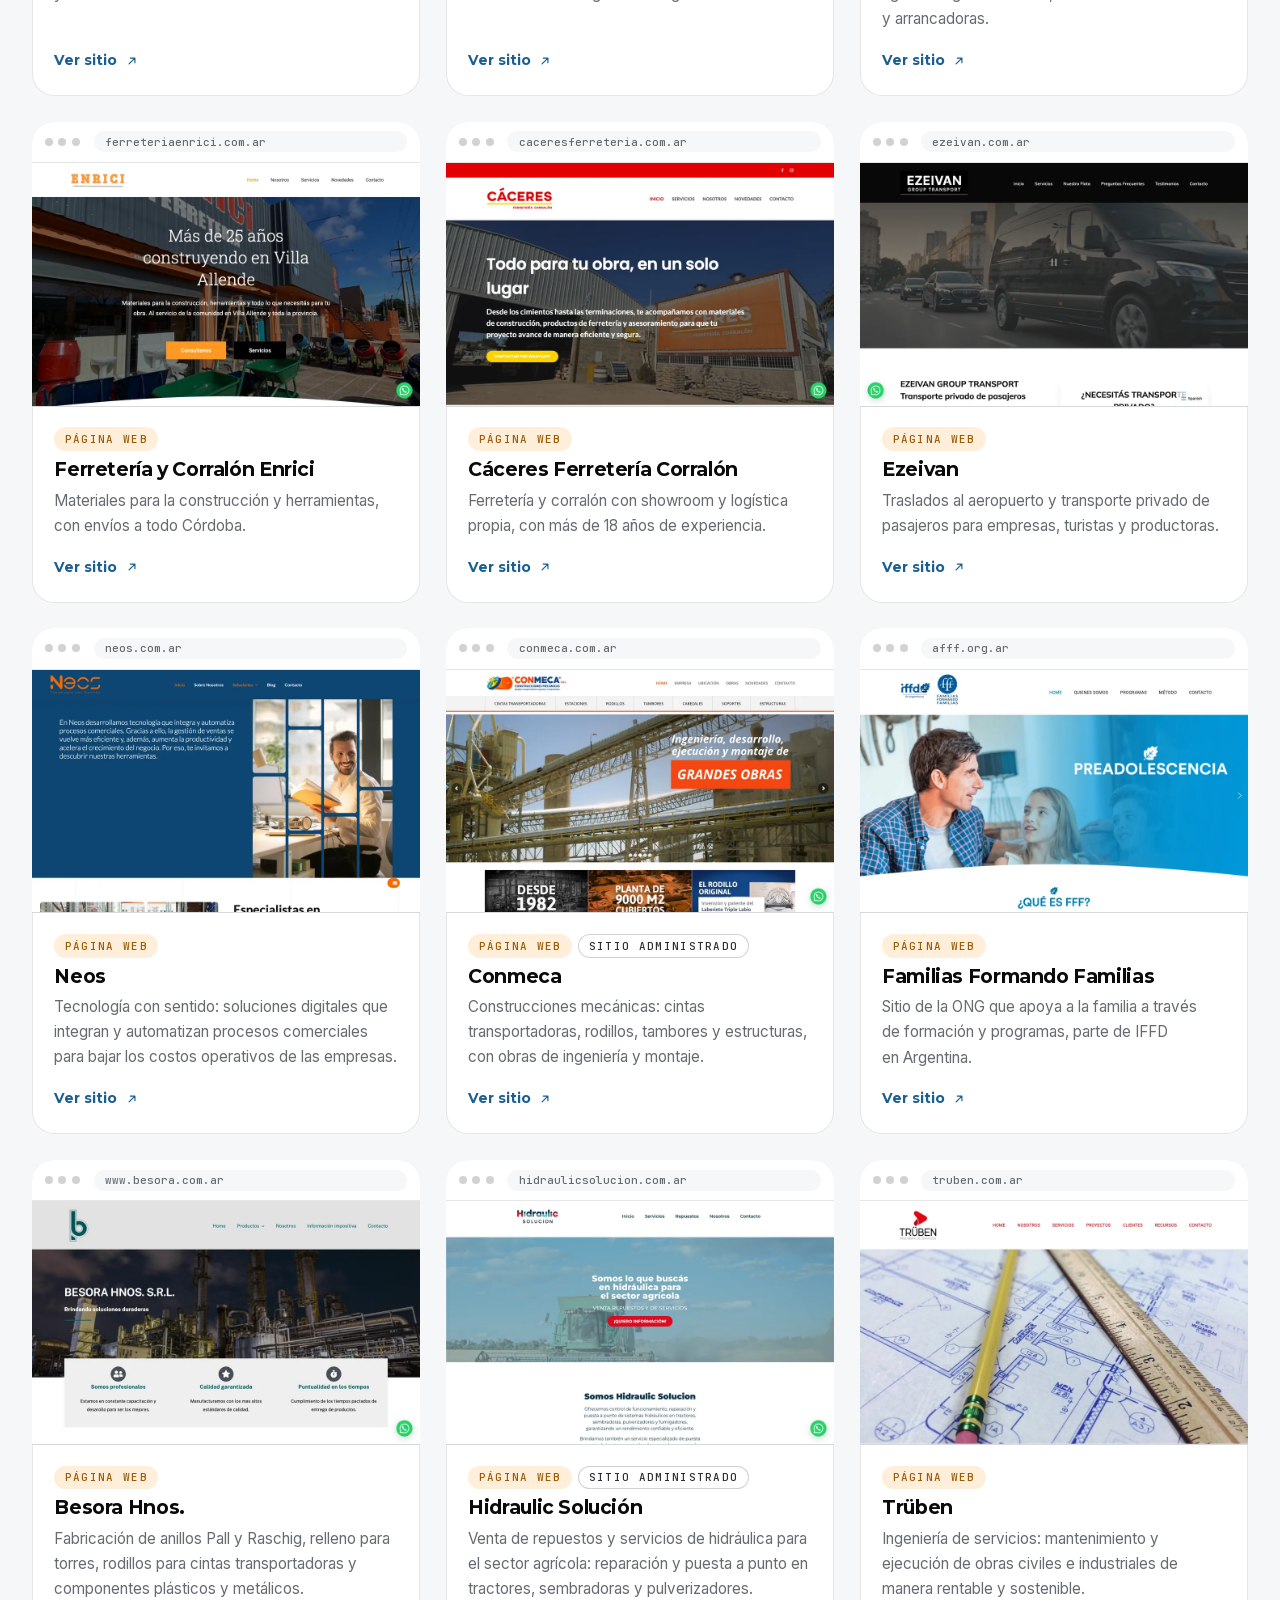
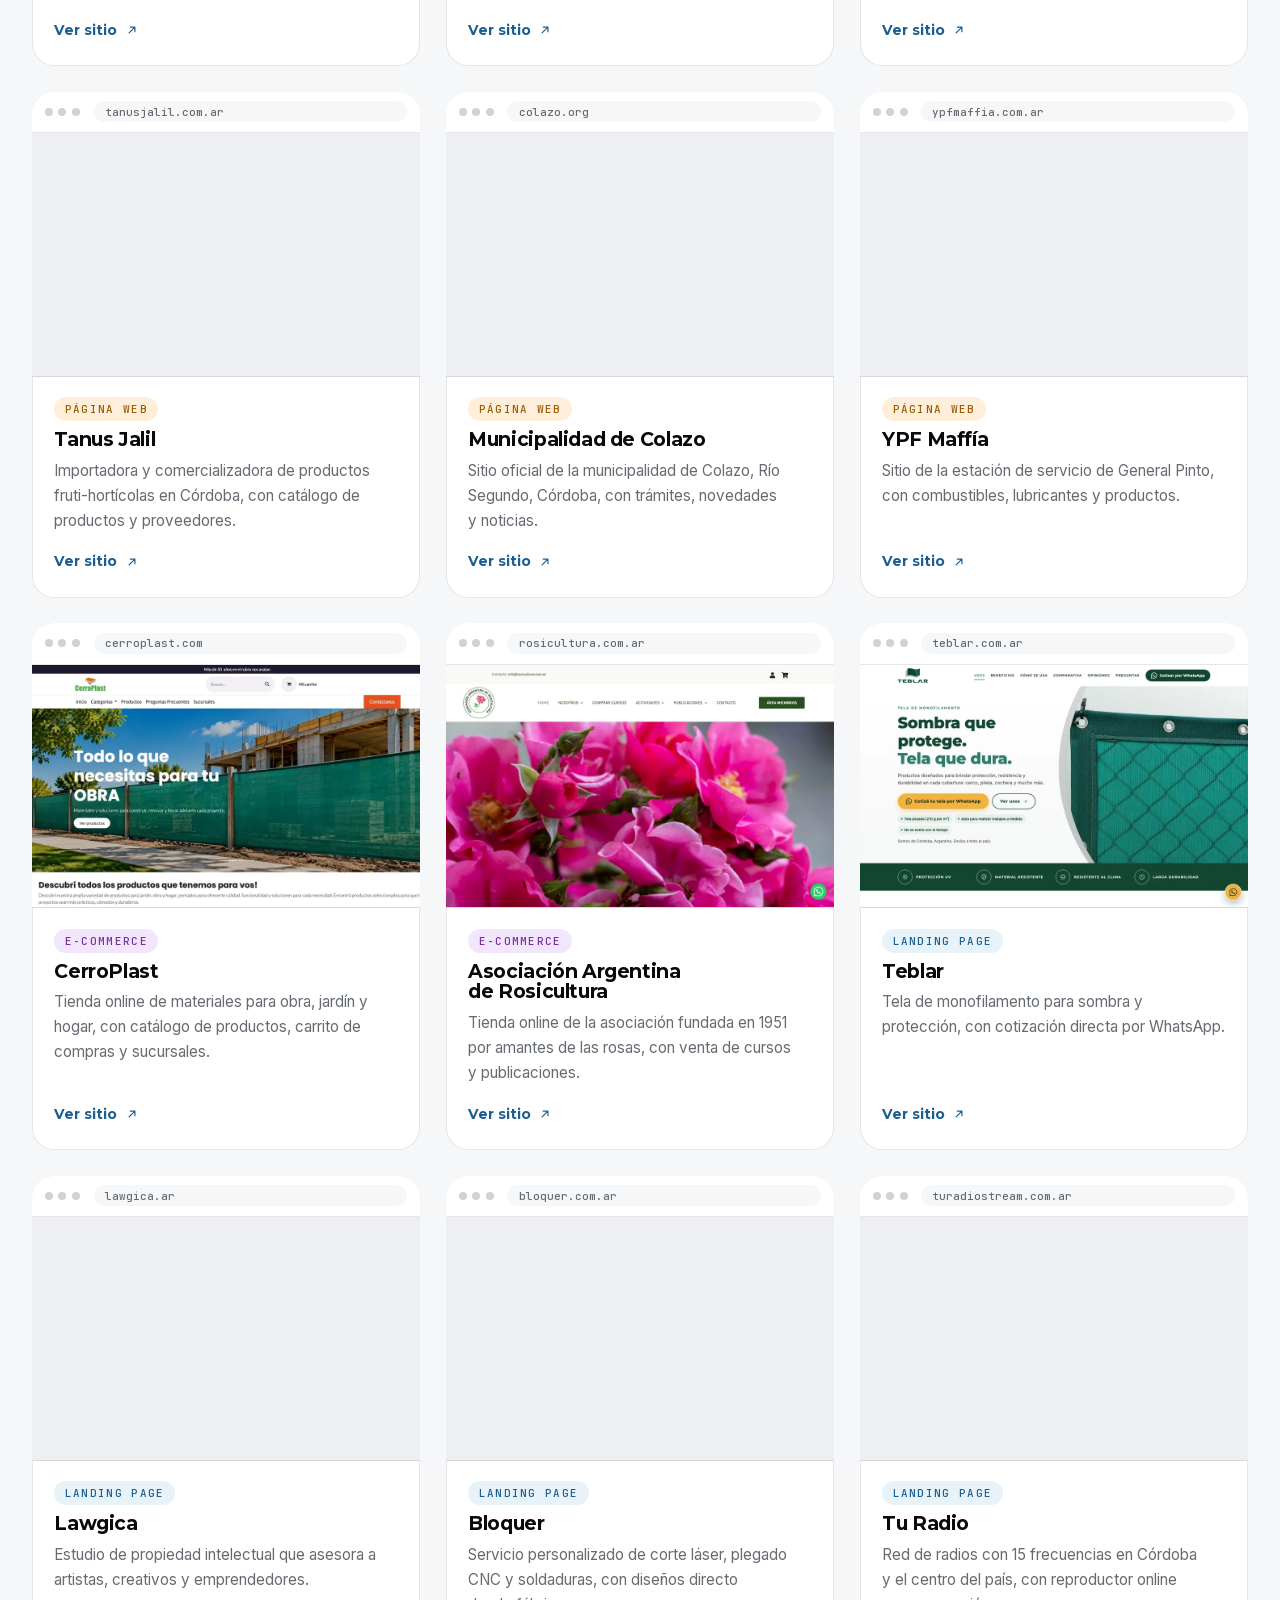
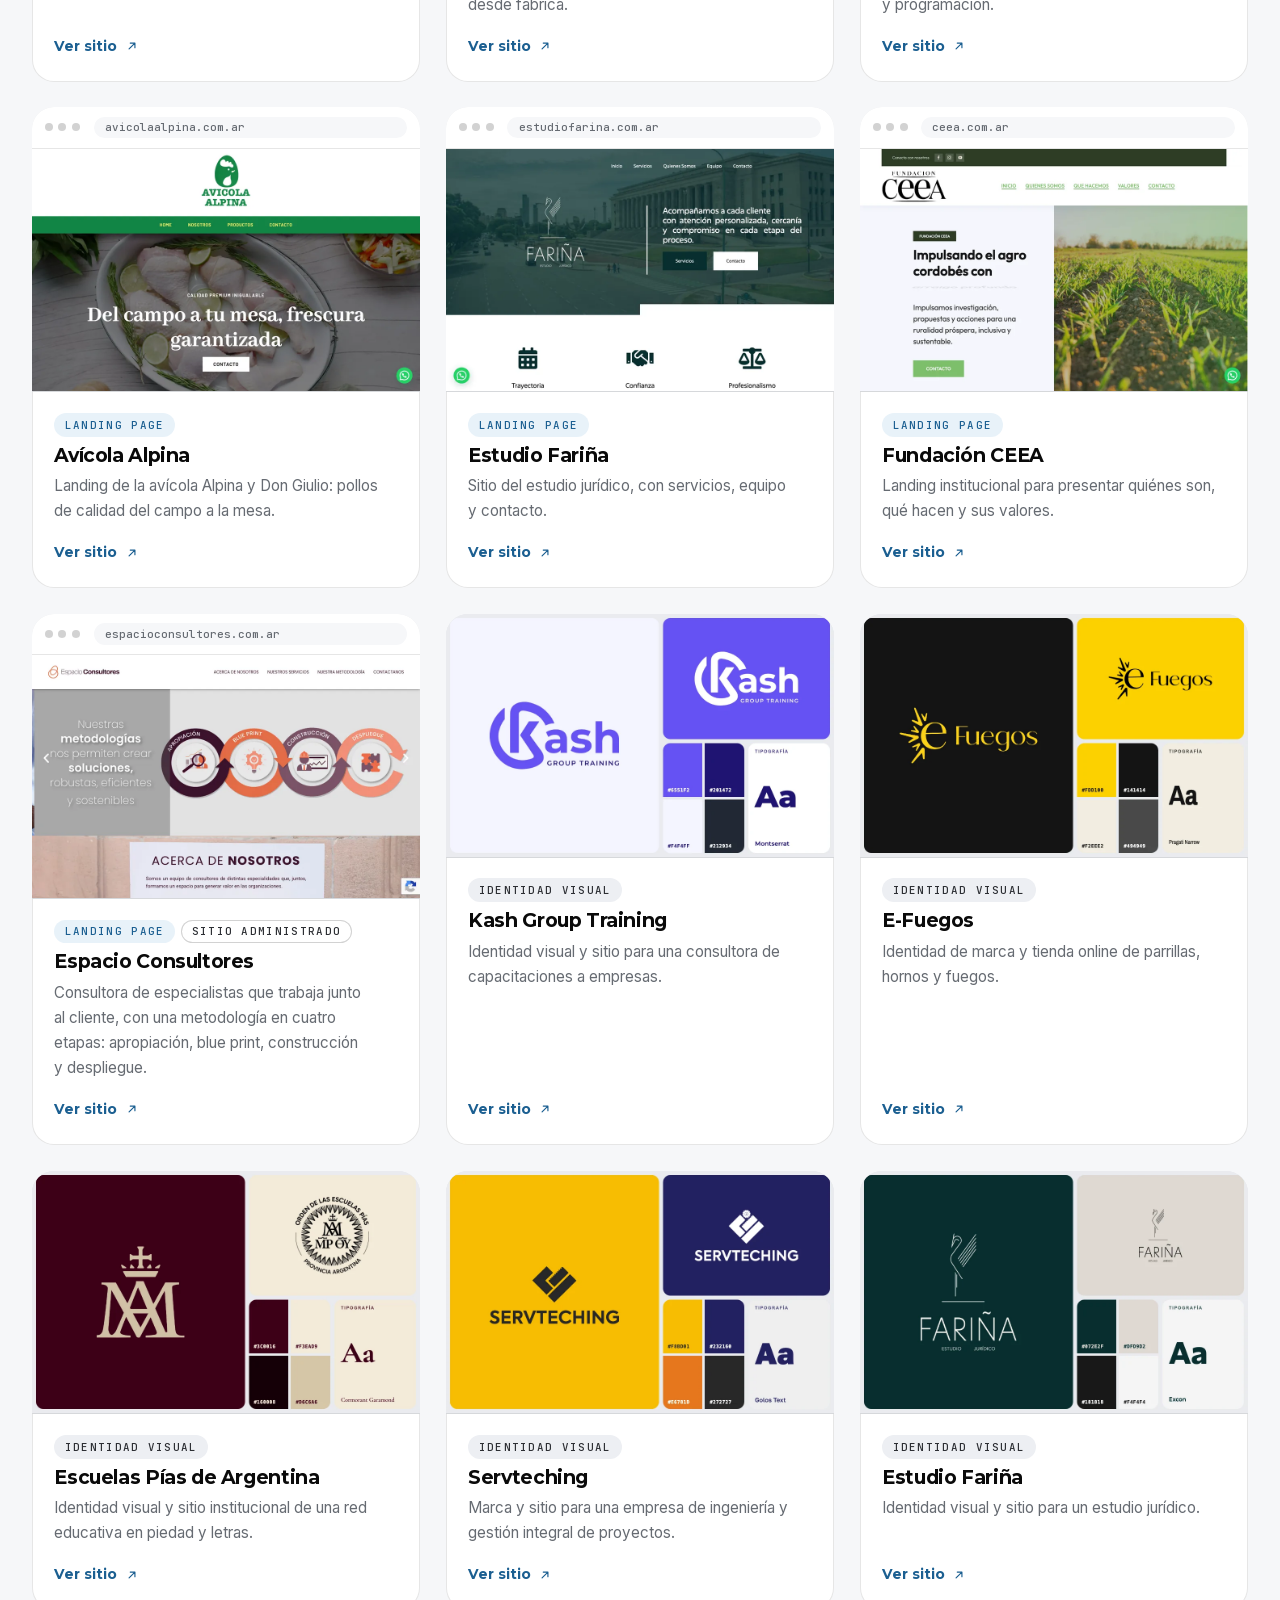
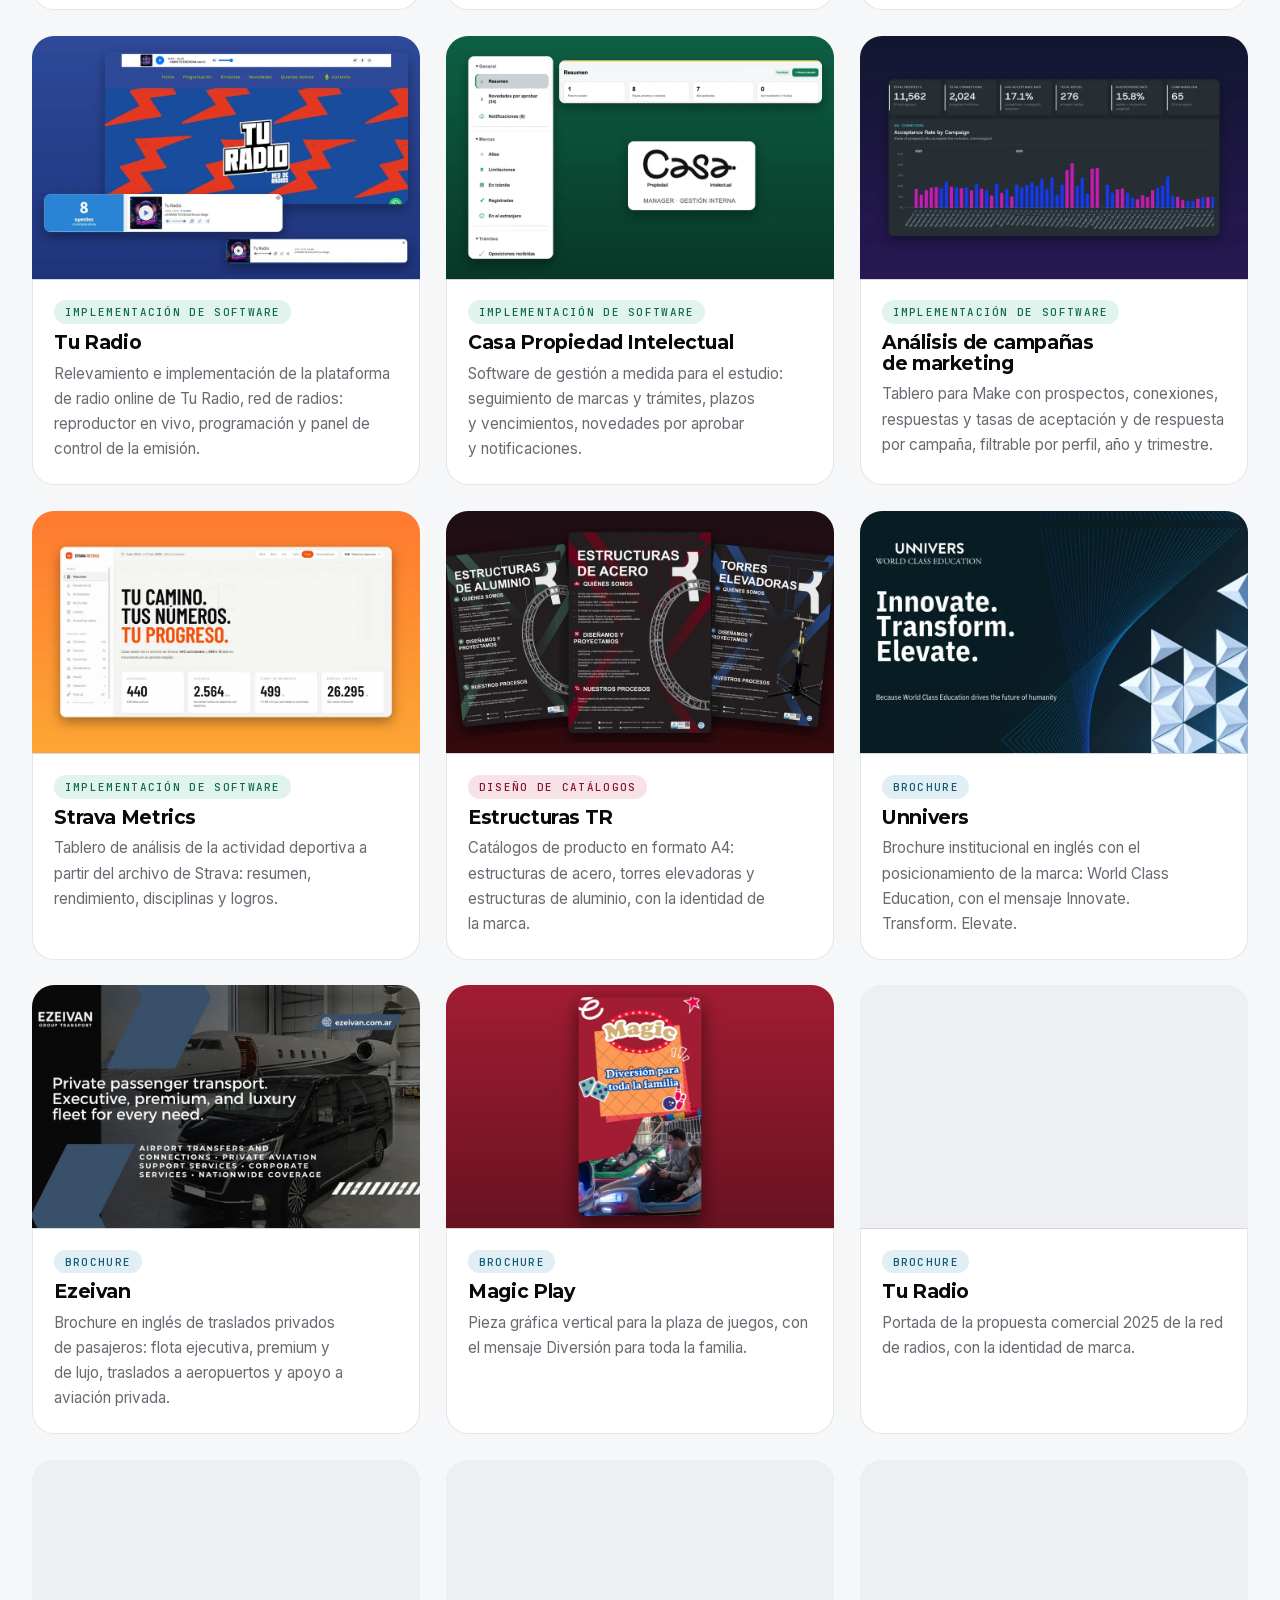
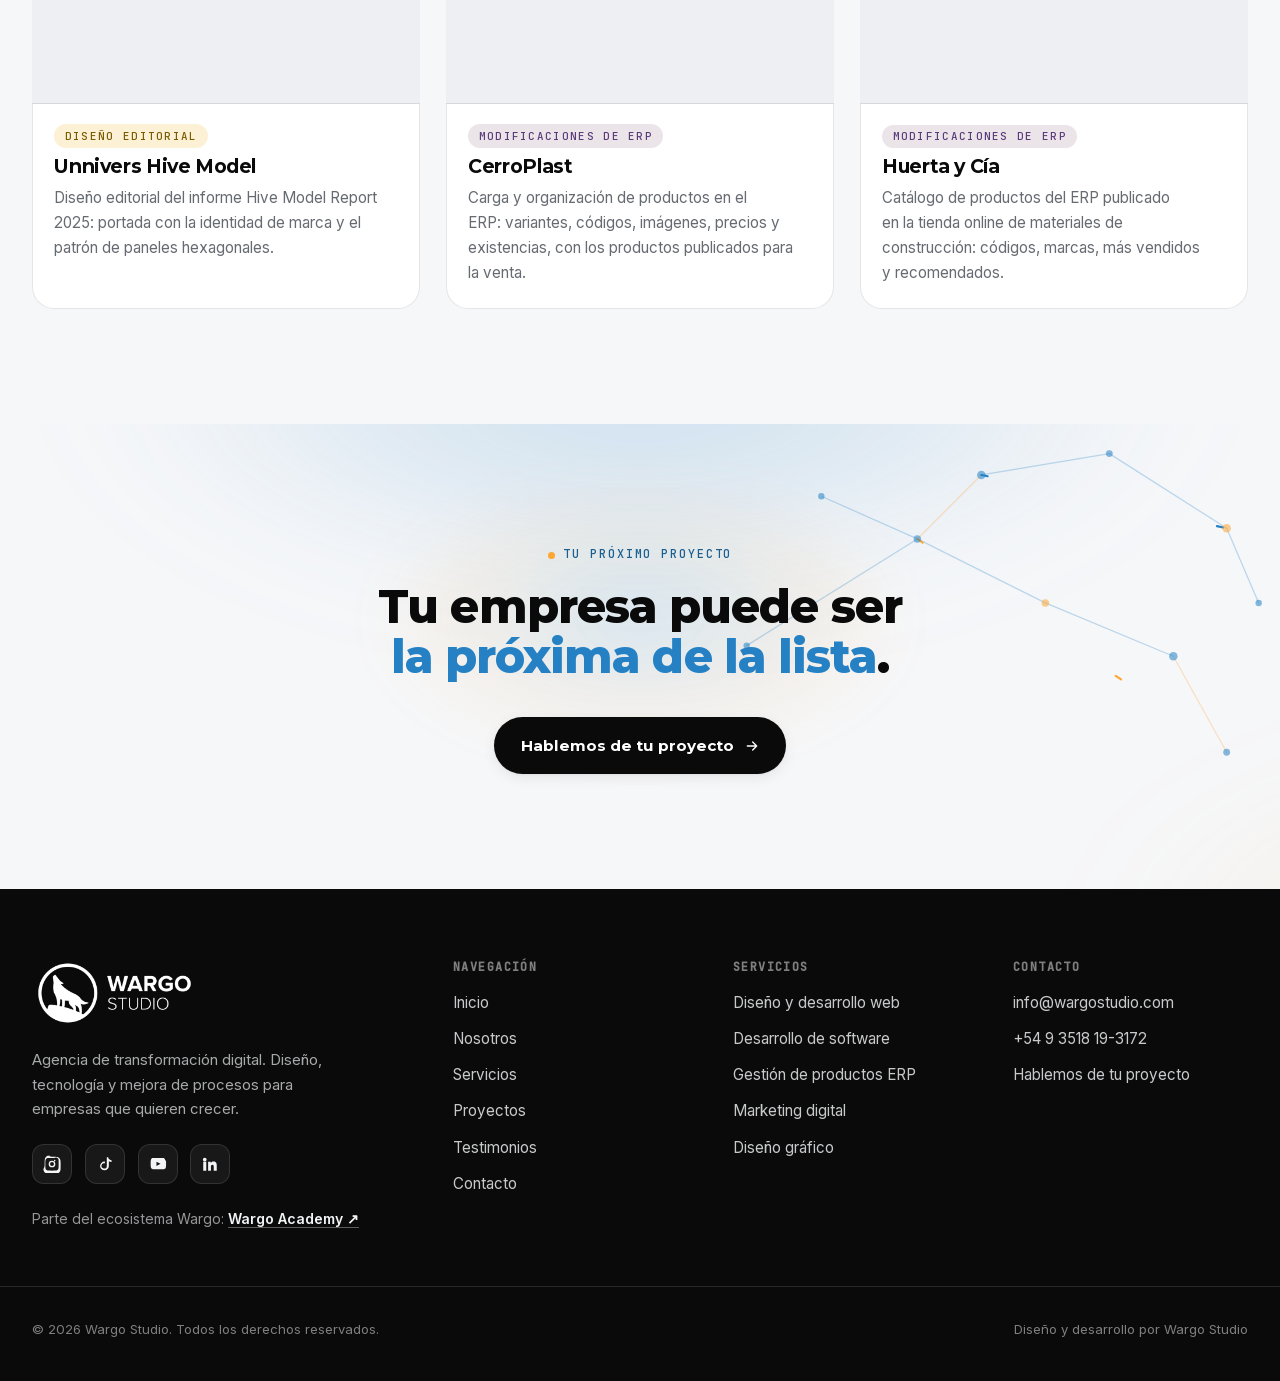
<file: proyectos.html>
<!DOCTYPE html>
<html lang="es">
<head>
<meta charset="UTF-8">
<meta name="viewport" content="width=device-width, initial-scale=1">
<title>Proyectos realizados — Sitios web, identidad visual y software | Wargo Studio</title>
<meta name="description" content="Mirá algunos de los proyectos que hicimos en Wargo Studio: landing pages, páginas web, identidad visual de marca, software y tableros de análisis de datos para empresas, instituciones y emprendimientos.">
<link rel="canonical" href="https://www.wargostudio.com/proyectos.html">
<meta name="robots" content="index, follow">
<meta property="og:type" content="website">
<meta property="og:site_name" content="Wargo Studio">
<meta property="og:title" content="Proyectos realizados — Wargo Studio">
<meta property="og:description" content="Landing pages, sitios web, identidad visual, software y tableros de datos, catálogos, brochures, diseño editorial y trabajos en ERP que desarrollamos para nuestros clientes.">
<meta property="og:url" content="https://www.wargostudio.com/proyectos.html">
<meta property="og:locale" content="es_AR">
<meta property="og:image" content="https://www.wargostudio.com/assets/img/og-image.jpg">
<meta property="og:image:width" content="1200">
<meta property="og:image:height" content="630">
<meta property="og:image:alt" content="Wargo Studio, agencia de transformación digital">
<meta name="twitter:card" content="summary_large_image">
<meta name="twitter:title" content="Proyectos realizados — Wargo Studio">
<meta name="twitter:description" content="Landing pages, sitios web, identidad visual, software y tableros de datos, catálogos, brochures, diseño editorial y trabajos en ERP que desarrollamos para nuestros clientes.">
<meta name="twitter:image" content="https://www.wargostudio.com/assets/img/og-image.jpg">
<link rel="icon" type="image/png" href="assets/img/favicon.png">
<link rel="icon" type="image/png" sizes="64x64" href="assets/img/favicon-64.png">
<link rel="apple-touch-icon" href="assets/img/apple-touch-icon.png">
<link rel="manifest" href="site.webmanifest">
<meta name="theme-color" content="#2581C4">
<link rel="preload" href="assets/fonts/montserrat-600-latin.woff2" as="font" type="font/woff2" crossorigin>
<link rel="preload" href="assets/fonts/inter-400-latin.woff2" as="font" type="font/woff2" crossorigin>
<script>document.documentElement.classList.add('js')</script>
<link rel="stylesheet" href="styles.css?v=20261117k">
<noscript><style>.reveal{opacity:1!important;transform:none!important;}</style></noscript>
<script type="application/ld+json">
{
  "@context": "https://schema.org",
  "@type": "CollectionPage",
  "description": "Landing pages, sitios web, identidad visual y software desarrollados por Wargo Studio.",
  "name": "Proyectos realizados — Wargo Studio",
  "url": "https://www.wargostudio.com/proyectos.html",
  "about": {
    "@type": "ProfessionalService",
    "name": "Wargo Studio",
    "url": "https://www.wargostudio.com/"
  }
}
</script>
<script type="application/ld+json">
{
  "@context": "https://schema.org",
  "@type": "BreadcrumbList",
  "itemListElement": [
    {
      "@type": "ListItem",
      "position": 1,
      "name": "Inicio",
      "item": "https://www.wargostudio.com/"
    },
    {
      "@type": "ListItem",
      "position": 2,
      "name": "Proyectos",
      "item": "https://www.wargostudio.com/proyectos.html"
    }
  ]
}
</script>
<script type="application/ld+json">
{
  "@context": "https://schema.org",
  "@type": "ItemList",
  "name": "Proyectos realizados por Wargo Studio",
  "itemListElement": [
    {
      "@type": "ListItem",
      "position": 1,
      "url": "https://enginearcba.com.ar/",
      "name": "Enginear"
    },
    {
      "@type": "ListItem",
      "position": 2,
      "url": "https://lourdesrugbyclub.com/",
      "name": "Lourdes Rugby Club"
    },
    {
      "@type": "ListItem",
      "position": 3,
      "url": "https://cubrirservicios.com/",
      "name": "Cubrir Servicios"
    },
    {
      "@type": "ListItem",
      "position": 4,
      "url": "https://podiorefrigeracion.com/",
      "name": "Podio Soluciones Técnicas"
    },
    {
      "@type": "ListItem",
      "position": 5,
      "url": "https://hosteriaeldurazno.com.ar/",
      "name": "Hostería El Durazno"
    },
    {
      "@type": "ListItem",
      "position": 6,
      "url": "https://unnivers.org/",
      "name": "Unnivers"
    },
    {
      "@type": "ListItem",
      "position": 7,
      "url": "https://termasdelsol.com.ar/",
      "name": "Termas del Sol"
    },
    {
      "@type": "ListItem",
      "position": 8,
      "url": "https://tis.cordobamejora.org/",
      "name": "Taller de Innovación Social"
    },
    {
      "@type": "ListItem",
      "position": 9,
      "url": "https://vitalenergy.com.ar/",
      "name": "Vital Energy"
    },
    {
      "@type": "ListItem",
      "position": 10,
      "url": "https://casapi.ar/",
      "name": "Casa Propiedad Intelectual"
    },
    {
      "@type": "ListItem",
      "position": 11,
      "url": "https://staffwise.com.ar/",
      "name": "Staffwise"
    },
    {
      "@type": "ListItem",
      "position": 12,
      "url": "https://kashgrouptraining.com/",
      "name": "Kash Group Training"
    },
    {
      "@type": "ListItem",
      "position": 13,
      "url": "https://romerosrl.com.ar/",
      "name": "Romero SRL"
    },
    {
      "@type": "ListItem",
      "position": 14,
      "url": "https://cattaneoyasociados.com/",
      "name": "Cattaneo y Asociados"
    },
    {
      "@type": "ListItem",
      "position": 15,
      "url": "https://bechismetalmecanica.com/",
      "name": "Bechis Metalmecánica"
    },
    {
      "@type": "ListItem",
      "position": 16,
      "url": "https://estructurastr.com/",
      "name": "Estructuras TR"
    },
    {
      "@type": "ListItem",
      "position": 17,
      "url": "https://posadauguay.com.ar/",
      "name": "Posada Uguay"
    },
    {
      "@type": "ListItem",
      "position": 18,
      "url": "https://casafadercoworking.com.ar/",
      "name": "Casa Fader Coworking"
    },
    {
      "@type": "ListItem",
      "position": 19,
      "url": "https://magicpark.com.ar/",
      "name": "Magic Play"
    },
    {
      "@type": "ListItem",
      "position": 20,
      "url": "https://apromax.com.ar/",
      "name": "Apromax"
    },
    {
      "@type": "ListItem",
      "position": 21,
      "url": "https://h2t-ingenieria.com/",
      "name": "H2T Proyectos & Ingeniería"
    },
    {
      "@type": "ListItem",
      "position": 22,
      "url": "https://samit.com.ar/",
      "name": "SAMIT"
    },
    {
      "@type": "ListItem",
      "position": 23,
      "url": "https://ullaingenieria.com.ar/",
      "name": "Ulla Ingeniería"
    },
    {
      "@type": "ListItem",
      "position": 24,
      "url": "https://agrotecargentina.com.ar/",
      "name": "Agrotec Argentina"
    },
    {
      "@type": "ListItem",
      "position": 25,
      "url": "https://ferreteriaenrici.com.ar/",
      "name": "Ferretería y Corralón Enrici"
    },
    {
      "@type": "ListItem",
      "position": 26,
      "url": "https://caceresferreteria.com.ar/",
      "name": "Cáceres Ferretería Corralón"
    },
    {
      "@type": "ListItem",
      "position": 27,
      "url": "https://ezeivan.com.ar/",
      "name": "Ezeivan"
    },
    {
      "@type": "ListItem",
      "position": 28,
      "url": "https://neos.com.ar/",
      "name": "Neos"
    },
    {
      "@type": "ListItem",
      "position": 29,
      "url": "https://conmeca.com.ar/",
      "name": "Conmeca"
    },
    {
      "@type": "ListItem",
      "position": 30,
      "url": "https://afff.org.ar/",
      "name": "Familias Formando Familias"
    },
    {
      "@type": "ListItem",
      "position": 31,
      "url": "https://www.besora.com.ar/",
      "name": "Besora Hnos."
    },
    {
      "@type": "ListItem",
      "position": 32,
      "url": "https://hidraulicsolucion.com.ar/",
      "name": "Hidraulic Solución"
    },
    {
      "@type": "ListItem",
      "position": 33,
      "url": "https://truben.com.ar/",
      "name": "Trüben"
    },
    {
      "@type": "ListItem",
      "position": 34,
      "url": "https://tanusjalil.com.ar/",
      "name": "Tanus Jalil"
    },
    {
      "@type": "ListItem",
      "position": 35,
      "url": "https://colazo.org/",
      "name": "Municipalidad de Colazo"
    },
    {
      "@type": "ListItem",
      "position": 36,
      "url": "https://ypfmaffia.com.ar/",
      "name": "YPF Maffía"
    },
    {
      "@type": "ListItem",
      "position": 37,
      "url": "https://cerroplast.com/",
      "name": "CerroPlast"
    },
    {
      "@type": "ListItem",
      "position": 38,
      "url": "https://rosicultura.com.ar/",
      "name": "Asociación Argentina de Rosicultura"
    },
    {
      "@type": "ListItem",
      "position": 39,
      "url": "https://teblar.com.ar/",
      "name": "Teblar"
    },
    {
      "@type": "ListItem",
      "position": 40,
      "url": "https://lawgica.ar/",
      "name": "Lawgica"
    },
    {
      "@type": "ListItem",
      "position": 41,
      "url": "https://bloquer.com.ar/",
      "name": "Bloquer"
    },
    {
      "@type": "ListItem",
      "position": 42,
      "url": "https://turadiostream.com.ar/",
      "name": "Tu Radio"
    },
    {
      "@type": "ListItem",
      "position": 43,
      "url": "https://avicolaalpina.com.ar/",
      "name": "Avícola Alpina"
    },
    {
      "@type": "ListItem",
      "position": 44,
      "url": "https://estudiofarina.com.ar/",
      "name": "Estudio Fariña"
    },
    {
      "@type": "ListItem",
      "position": 45,
      "url": "https://ceea.com.ar/",
      "name": "Fundación CEEA"
    },
    {
      "@type": "ListItem",
      "position": 46,
      "url": "https://espacioconsultores.com.ar/",
      "name": "Espacio Consultores"
    },
    {
      "@type": "ListItem",
      "position": 47,
      "url": "https://kashgrouptraining.com/",
      "name": "Kash Group Training"
    },
    {
      "@type": "ListItem",
      "position": 48,
      "url": "https://efuegos.com.ar/",
      "name": "E-Fuegos"
    },
    {
      "@type": "ListItem",
      "position": 49,
      "url": "https://escuelaspiasdeargentina.com/",
      "name": "Escuelas Pías de Argentina"
    },
    {
      "@type": "ListItem",
      "position": 50,
      "url": "https://servteching.com/",
      "name": "Servteching"
    },
    {
      "@type": "ListItem",
      "position": 51,
      "url": "https://estudiofarina.com.ar/",
      "name": "Estudio Fariña"
    }
  ]
}
</script>
</head>
<body>
<a href="#main" class="skip-link">Saltar al contenido</a>
<div class="scroll-progress" aria-hidden="true"><span data-scroll-progress></span></div>

<header class="nav">
  <div class="container nav-inner">
    <a href="index.html" class="brand">
      <img class="brand-logo" src="assets/img/logo-horizontal.webp" srcset="assets/img/logo-horizontal.webp 1x, assets/img/logo-horizontal@2x.webp 2x" alt="Wargo Studio" width="541" height="220">
    </a>
    <nav class="nav-links" aria-label="Navegación principal">
      <a class="nav-link" href="index.html">Inicio</a>
      <a class="nav-link" href="nosotros.html">Nosotros</a>
      <a class="nav-link" href="servicios.html">Servicios</a>
      <a class="nav-link" href="proyectos.html">Proyectos</a>
      <a class="nav-link" href="testimonios.html">Testimonios</a>
      <a class="nav-link" href="contacto.html">Contacto</a>
    </nav>
    <div class="nav-actions">
      <a class="nav-cta btn btn-accent" data-magnetic data-magnetic-strength="0.2" href="contacto.html">
        <span>Hablemos de tu proyecto</span>
        <svg class="btn-arrow" width="16" height="16" viewBox="0 0 24 24" fill="none" aria-hidden="true"><path d="M5 12h14M13 6l6 6-6 6" stroke="currentColor" stroke-width="2" stroke-linecap="round" stroke-linejoin="round"/></svg>
      </a>
      <button class="nav-toggle" aria-label="Abrir menú" aria-expanded="false" aria-controls="nav-mobile">
        <span class="nav-toggle-bars"><span></span><span></span><span></span></span>
      </button>
    </div>
  </div>
</header>

<div class="nav-mobile" id="nav-mobile" data-open="false">
  <nav class="nav-mobile-links" aria-label="Navegación móvil">
    <a class="nav-mobile-link" href="index.html">Inicio</a>
    <a class="nav-mobile-link" href="nosotros.html">Nosotros</a>
    <a class="nav-mobile-link" href="servicios.html">Servicios</a>
    <a class="nav-mobile-link" href="proyectos.html">Proyectos</a>
    <a class="nav-mobile-link" href="testimonios.html">Testimonios</a>
    <a class="nav-mobile-link" href="contacto.html">Contacto</a>
  </nav>
  <div class="nav-mobile-foot">
    <a class="btn btn-light" href="contacto.html">Hablemos de tu proyecto</a>
  </div>
</div>

<main id="main">

<section class="page-hero grain-dot-bg">
  <svg class="hero-network" viewBox="0 0 1200 460" preserveAspectRatio="xMidYMid slice" aria-hidden="true">
    <line class="hn-line" x1="920" y1="60" x2="1040" y2="40"/>
    <line class="hn-line" x1="1040" y1="40" x2="1150" y2="110"/>
    <line class="hn-line is-orange" x1="920" y1="60" x2="860" y2="120"/>
    <line class="hn-line" x1="860" y1="120" x2="980" y2="180"/>
    <line class="hn-line" x1="980" y1="180" x2="1100" y2="230"/>
    <line class="hn-line is-orange" x1="1100" y1="230" x2="1150" y2="320"/>
    <line class="hn-line" x1="1150" y1="110" x2="1180" y2="180"/>
    <line class="hn-line" x1="770" y1="80" x2="860" y2="120"/>
    <line class="hn-line" x1="700" y1="220" x2="860" y2="120"/>
    <line class="hn-signal c-blue" x1="920" y1="60" x2="1150" y2="110"/>
    <line class="hn-signal c-orange d2" x1="860" y1="120" x2="1150" y2="320"/>
    <circle class="hn-node pulse" cx="920" cy="60" r="4"/>
    <circle class="hn-node" cx="1040" cy="40" r="3.2"/>
    <circle class="hn-node is-orange pulse" cx="1150" cy="110" r="4"/>
    <circle class="hn-node" cx="860" cy="120" r="3.5"/>
    <circle class="hn-node is-orange" cx="980" cy="180" r="3.5"/>
    <circle class="hn-node pulse" cx="1100" cy="230" r="4"/>
    <circle class="hn-node" cx="1150" cy="320" r="3.2"/>
    <circle class="hn-node" cx="1180" cy="180" r="3"/>
    <circle class="hn-node" cx="770" cy="80" r="3"/>
    <circle class="hn-node" cx="700" cy="220" r="3"/>
  </svg>
  <div class="container">
    <div class="breadcrumbs"><a href="index.html">Inicio</a><span>/</span><span>Proyectos</span></div>
    <span class="eyebrow">Proyectos realizados</span>
    <h1 class="page-hero-title reveal" data-reveal data-split="words" style="margin-top:1rem;">Proyectos que <em>ya están funcionando</em>.</h1>
    <p class="lede-lg reveal" data-reveal style="margin-top:1.2rem;">Landing pages, sitios web, identidad visual, software y tableros de datos, catálogos, brochures, diseño editorial y trabajos en ERP que desarrollamos para empresas, instituciones y emprendimientos.</p>
  </div>
</section>

<section class="section" style="padding-top:0;" data-projects>
  <div class="container">
    <div class="proj-filters reveal" data-reveal role="group" aria-label="Filtrar proyectos por servicio">
      <button type="button" class="proj-filter" data-filter="all" aria-pressed="true">Todos<span>63</span></button>
      <button type="button" class="proj-filter" data-filter="web" aria-pressed="false">Diseño y desarrollo web<span>46</span></button>
      <button type="button" class="proj-filter" data-filter="soft" aria-pressed="false">Software a medida<span>4</span></button>
      <button type="button" class="proj-filter" data-filter="erp" aria-pressed="false">Gestión de ERP<span>2</span></button>
      <button type="button" class="proj-filter" data-filter="grafico" aria-pressed="false">Diseño gráfico<span>11</span></button>
    </div>
    <div class="proj-subfilters" data-for="web" role="group" aria-label="Diseño y desarrollo web: filtrar por tipo" hidden>
        <button type="button" class="proj-filter is-sub" data-sub="all" aria-pressed="true">Todos<span>46</span></button>
        <button type="button" class="proj-filter is-sub" data-sub="web" aria-pressed="false">Páginas web<span>36</span></button>
        <button type="button" class="proj-filter is-sub" data-sub="ecommerce" aria-pressed="false">E-commerce<span>2</span></button>
        <button type="button" class="proj-filter is-sub" data-sub="landing" aria-pressed="false">Landing pages<span>8</span></button>
    </div>
    <div class="proj-subfilters" data-for="grafico" role="group" aria-label="Diseño gráfico: filtrar por tipo" hidden>
        <button type="button" class="proj-filter is-sub" data-sub="all" aria-pressed="true">Todos<span>11</span></button>
        <button type="button" class="proj-filter is-sub" data-sub="brand" aria-pressed="false">Identidad visual<span>5</span></button>
        <button type="button" class="proj-filter is-sub" data-sub="catalogo" aria-pressed="false">Catálogos<span>1</span></button>
        <button type="button" class="proj-filter is-sub" data-sub="brochure" aria-pressed="false">Brochures<span>4</span></button>
        <button type="button" class="proj-filter is-sub" data-sub="editorial" aria-pressed="false">Diseño editorial<span>1</span></button>
    </div>
    <div class="proj-grid">
      <a class="proj-card reveal" data-reveal data-svc="web" data-cat="web" href="https://enginearcba.com.ar/" target="_blank" rel="noopener noreferrer" aria-label="Enginear: abrir enginearcba.com.ar en una pestaña nueva">
        <div class="proj-shot">
          <div class="proj-bar" aria-hidden="true"><i></i><i></i><i></i><b>enginearcba.com.ar</b></div>
          <div class="proj-frame"><img src="assets/img/proyectos/enginear.webp?v=4" alt="Captura del sitio de Enginear" width="960" height="600" loading="lazy" decoding="async"></div>
        </div>
        <div class="proj-body">
          <div class="proj-tags"><span class="proj-tag is-web">Página web</span></div>
          <h3>Enginear</h3>
          <p>Ingeniería forense y patología de la construcción en Córdoba: peritajes, fallas estructurales, tasaciones y cálculo de estructuras, con más de 35 años de trayectoria.</p>
          <span class="proj-link">Ver sitio <svg width="14" height="14" viewBox="0 0 24 24" fill="none" aria-hidden="true"><path d="M7 17L17 7M9 7h8v8" stroke="currentColor" stroke-width="2" stroke-linecap="round" stroke-linejoin="round"/></svg></span>
        </div>
      </a>
      <a class="proj-card reveal" data-reveal data-svc="web" data-cat="web" href="https://lourdesrugbyclub.com/" target="_blank" rel="noopener noreferrer" aria-label="Lourdes Rugby Club: abrir lourdesrugbyclub.com en una pestaña nueva">
        <div class="proj-shot">
          <div class="proj-bar" aria-hidden="true"><i></i><i></i><i></i><b>lourdesrugbyclub.com</b></div>
          <div class="proj-frame"><img src="assets/img/proyectos/lourdesrugbyclub.webp?v=4" alt="Captura del sitio de Lourdes Rugby Club" width="960" height="600" loading="lazy" decoding="async"></div>
        </div>
        <div class="proj-body">
          <div class="proj-tags"><span class="proj-tag is-web">Página web</span></div>
          <h3>Lourdes Rugby Club</h3>
          <p>Sitio del club de rugby social de Argüello Lourdes, con galería, impacto y colaboración.</p>
          <span class="proj-link">Ver sitio <svg width="14" height="14" viewBox="0 0 24 24" fill="none" aria-hidden="true"><path d="M7 17L17 7M9 7h8v8" stroke="currentColor" stroke-width="2" stroke-linecap="round" stroke-linejoin="round"/></svg></span>
        </div>
      </a>
      <a class="proj-card reveal" data-reveal data-svc="web" data-cat="web" href="https://cubrirservicios.com/" target="_blank" rel="noopener noreferrer" aria-label="Cubrir Servicios: abrir cubrirservicios.com en una pestaña nueva">
        <div class="proj-shot">
          <div class="proj-bar" aria-hidden="true"><i></i><i></i><i></i><b>cubrirservicios.com</b></div>
          <div class="proj-frame"><img src="assets/img/proyectos/cubrirservicios.webp?v=4" alt="Captura del sitio de Cubrir Servicios" width="960" height="600" loading="lazy" decoding="async"></div>
        </div>
        <div class="proj-body">
          <div class="proj-tags"><span class="proj-tag is-web">Página web</span></div>
          <h3>Cubrir Servicios</h3>
          <p>Servicios integrales para empresas y hogares, con formulario de cotización y contacto por WhatsApp.</p>
          <span class="proj-link">Ver sitio <svg width="14" height="14" viewBox="0 0 24 24" fill="none" aria-hidden="true"><path d="M7 17L17 7M9 7h8v8" stroke="currentColor" stroke-width="2" stroke-linecap="round" stroke-linejoin="round"/></svg></span>
        </div>
      </a>
      <a class="proj-card reveal" data-reveal data-svc="web" data-cat="web" href="https://podiorefrigeracion.com/" target="_blank" rel="noopener noreferrer" aria-label="Podio Soluciones Técnicas: abrir podiorefrigeracion.com en una pestaña nueva">
        <div class="proj-shot">
          <div class="proj-bar" aria-hidden="true"><i></i><i></i><i></i><b>podiorefrigeracion.com</b></div>
          <div class="proj-frame"><img src="assets/img/proyectos/podiorefrigeracion.webp?v=4" alt="Captura del sitio de Podio Soluciones Técnicas" width="960" height="600" loading="lazy" decoding="async"></div>
        </div>
        <div class="proj-body">
          <div class="proj-tags"><span class="proj-tag is-web">Página web</span><span class="proj-tag is-managed">Sitio administrado</span></div>
          <h3>Podio Soluciones Técnicas</h3>
          <p>Refrigeración, climatización, electricidad industrial y piping en Luque, Córdoba, con pedido de cotización por WhatsApp.</p>
          <span class="proj-link">Ver sitio <svg width="14" height="14" viewBox="0 0 24 24" fill="none" aria-hidden="true"><path d="M7 17L17 7M9 7h8v8" stroke="currentColor" stroke-width="2" stroke-linecap="round" stroke-linejoin="round"/></svg></span>
        </div>
      </a>
      <a class="proj-card reveal" data-reveal data-svc="web" data-cat="web" href="https://hosteriaeldurazno.com.ar/" target="_blank" rel="noopener noreferrer" aria-label="Hostería El Durazno: abrir hosteriaeldurazno.com.ar en una pestaña nueva">
        <div class="proj-shot">
          <div class="proj-bar" aria-hidden="true"><i></i><i></i><i></i><b>hosteriaeldurazno.com.ar</b></div>
          <div class="proj-frame"><img src="assets/img/proyectos/hosteriaeldurazno.webp?v=4" alt="Captura del sitio de Hostería El Durazno" width="960" height="600" loading="lazy" decoding="async"></div>
        </div>
        <div class="proj-body">
          <div class="proj-tags"><span class="proj-tag is-web">Página web</span></div>
          <h3>Hostería El Durazno</h3>
          <p>Sitio de hostería de montaña con habitaciones, gastronomía y consulta de disponibilidad.</p>
          <span class="proj-link">Ver sitio <svg width="14" height="14" viewBox="0 0 24 24" fill="none" aria-hidden="true"><path d="M7 17L17 7M9 7h8v8" stroke="currentColor" stroke-width="2" stroke-linecap="round" stroke-linejoin="round"/></svg></span>
        </div>
      </a>
      <a class="proj-card reveal" data-reveal data-svc="web" data-cat="web" href="https://unnivers.org/" target="_blank" rel="noopener noreferrer" aria-label="Unnivers: abrir unnivers.org en una pestaña nueva">
        <div class="proj-shot">
          <div class="proj-bar" aria-hidden="true"><i></i><i></i><i></i><b>unnivers.org</b></div>
          <div class="proj-frame"><img src="assets/img/proyectos/unnivers.webp?v=4" alt="Captura del sitio de Unnivers" width="960" height="600" loading="lazy" decoding="async"></div>
        </div>
        <div class="proj-body">
          <div class="proj-tags"><span class="proj-tag is-web">Página web</span></div>
          <h3>Unnivers</h3>
          <p>Sitio institucional de educación de nivel internacional, con áreas de investigación y soluciones.</p>
          <span class="proj-link">Ver sitio <svg width="14" height="14" viewBox="0 0 24 24" fill="none" aria-hidden="true"><path d="M7 17L17 7M9 7h8v8" stroke="currentColor" stroke-width="2" stroke-linecap="round" stroke-linejoin="round"/></svg></span>
        </div>
      </a>
      <a class="proj-card reveal" data-reveal data-svc="web" data-cat="web" href="https://termasdelsol.com.ar/" target="_blank" rel="noopener noreferrer" aria-label="Termas del Sol: abrir termasdelsol.com.ar en una pestaña nueva">
        <div class="proj-shot">
          <div class="proj-bar" aria-hidden="true"><i></i><i></i><i></i><b>termasdelsol.com.ar</b></div>
          <div class="proj-frame"><img src="assets/img/proyectos/termasdelsol.webp?v=4" alt="Captura del sitio de Termas del Sol" width="960" height="600" loading="lazy" decoding="async"></div>
        </div>
        <div class="proj-body">
          <div class="proj-tags"><span class="proj-tag is-web">Página web</span></div>
          <h3>Termas del Sol</h3>
          <p>Sitio web de complejo turístico con presentación del lugar y de sus servicios.</p>
          <span class="proj-link">Ver sitio <svg width="14" height="14" viewBox="0 0 24 24" fill="none" aria-hidden="true"><path d="M7 17L17 7M9 7h8v8" stroke="currentColor" stroke-width="2" stroke-linecap="round" stroke-linejoin="round"/></svg></span>
        </div>
      </a>
      <a class="proj-card reveal" data-reveal data-svc="web" data-cat="web" href="https://tis.cordobamejora.org/" target="_blank" rel="noopener noreferrer" aria-label="Taller de Innovación Social: abrir tis.cordobamejora.org en una pestaña nueva">
        <div class="proj-shot">
          <div class="proj-bar" aria-hidden="true"><i></i><i></i><i></i><b>tis.cordobamejora.org</b></div>
          <div class="proj-frame"><img src="assets/img/proyectos/tis-cordobamejora.webp?v=4" alt="Captura del sitio de Taller de Innovación Social" width="960" height="600" loading="lazy" decoding="async"></div>
        </div>
        <div class="proj-body">
          <div class="proj-tags"><span class="proj-tag is-web">Página web</span></div>
          <h3>Taller de Innovación Social</h3>
          <p>Programa gratuito de la Fundación Córdoba Mejora que acerca a los jóvenes a la innovación: 8 encuentros, en modalidad remota, presencial o híbrida.</p>
          <span class="proj-link">Ver sitio <svg width="14" height="14" viewBox="0 0 24 24" fill="none" aria-hidden="true"><path d="M7 17L17 7M9 7h8v8" stroke="currentColor" stroke-width="2" stroke-linecap="round" stroke-linejoin="round"/></svg></span>
        </div>
      </a>
      <a class="proj-card reveal" data-reveal data-svc="web" data-cat="web" href="https://vitalenergy.com.ar/" target="_blank" rel="noopener noreferrer" aria-label="Vital Energy: abrir vitalenergy.com.ar en una pestaña nueva">
        <div class="proj-shot">
          <div class="proj-bar" aria-hidden="true"><i></i><i></i><i></i><b>vitalenergy.com.ar</b></div>
          <div class="proj-frame"><img src="assets/img/proyectos/vitalenergy.webp?v=4" alt="Captura del sitio de Vital Energy" width="960" height="600" loading="lazy" decoding="async"></div>
        </div>
        <div class="proj-body">
          <div class="proj-tags"><span class="proj-tag is-web">Página web</span></div>
          <h3>Vital Energy</h3>
          <p>Diseño e instalación de sistemas eléctricos y energéticos para hogares, empresas e industrias.</p>
          <span class="proj-link">Ver sitio <svg width="14" height="14" viewBox="0 0 24 24" fill="none" aria-hidden="true"><path d="M7 17L17 7M9 7h8v8" stroke="currentColor" stroke-width="2" stroke-linecap="round" stroke-linejoin="round"/></svg></span>
        </div>
      </a>
      <a class="proj-card reveal" data-reveal data-svc="web" data-cat="web" href="https://casapi.ar/" target="_blank" rel="noopener noreferrer" aria-label="Casa Propiedad Intelectual: abrir casapi.ar en una pestaña nueva">
        <div class="proj-shot">
          <div class="proj-bar" aria-hidden="true"><i></i><i></i><i></i><b>casapi.ar</b></div>
          <div class="proj-frame"><img src="assets/img/proyectos/casapi.webp?v=4" alt="Captura del sitio de Casa Propiedad Intelectual" width="960" height="600" loading="lazy" decoding="async"></div>
        </div>
        <div class="proj-body">
          <div class="proj-tags"><span class="proj-tag is-web">Página web</span></div>
          <h3>Casa Propiedad Intelectual</h3>
          <p>Registro de marcas y protección de creaciones para creativos, startups y empresas.</p>
          <span class="proj-link">Ver sitio <svg width="14" height="14" viewBox="0 0 24 24" fill="none" aria-hidden="true"><path d="M7 17L17 7M9 7h8v8" stroke="currentColor" stroke-width="2" stroke-linecap="round" stroke-linejoin="round"/></svg></span>
        </div>
      </a>
      <a class="proj-card reveal" data-reveal data-svc="web" data-cat="web" href="https://staffwise.com.ar/" target="_blank" rel="noopener noreferrer" aria-label="Staffwise: abrir staffwise.com.ar en una pestaña nueva">
        <div class="proj-shot">
          <div class="proj-bar" aria-hidden="true"><i></i><i></i><i></i><b>staffwise.com.ar</b></div>
          <div class="proj-frame"><img src="assets/img/proyectos/staffwise.webp?v=4" alt="Captura del sitio de Staffwise" width="960" height="600" loading="lazy" decoding="async"></div>
        </div>
        <div class="proj-body">
          <div class="proj-tags"><span class="proj-tag is-web">Página web</span></div>
          <h3>Staffwise</h3>
          <p>Consultora de reclutamiento y selección de personal en Córdoba, con soluciones para cubrir posiciones clave en distintos rubros.</p>
          <span class="proj-link">Ver sitio <svg width="14" height="14" viewBox="0 0 24 24" fill="none" aria-hidden="true"><path d="M7 17L17 7M9 7h8v8" stroke="currentColor" stroke-width="2" stroke-linecap="round" stroke-linejoin="round"/></svg></span>
        </div>
      </a>
      <a class="proj-card reveal" data-reveal data-svc="web" data-cat="web" href="https://kashgrouptraining.com/" target="_blank" rel="noopener noreferrer" aria-label="Kash Group Training: abrir kashgrouptraining.com en una pestaña nueva">
        <div class="proj-shot">
          <div class="proj-bar" aria-hidden="true"><i></i><i></i><i></i><b>kashgrouptraining.com</b></div>
          <div class="proj-frame"><img src="assets/img/proyectos/kashgrouptraining-web.webp?v=4" alt="Captura del sitio de Kash Group Training" width="960" height="600" loading="lazy" decoding="async"></div>
        </div>
        <div class="proj-body">
          <div class="proj-tags"><span class="proj-tag is-web">Página web</span></div>
          <h3>Kash Group Training</h3>
          <p>Sitio de la consultora de capacitaciones a empresas, con cursos, libros y capacitaciones in company.</p>
          <span class="proj-link">Ver sitio <svg width="14" height="14" viewBox="0 0 24 24" fill="none" aria-hidden="true"><path d="M7 17L17 7M9 7h8v8" stroke="currentColor" stroke-width="2" stroke-linecap="round" stroke-linejoin="round"/></svg></span>
        </div>
      </a>
      <a class="proj-card reveal" data-reveal data-svc="web" data-cat="web" href="https://romerosrl.com.ar/" target="_blank" rel="noopener noreferrer" aria-label="Romero SRL: abrir romerosrl.com.ar en una pestaña nueva">
        <div class="proj-shot">
          <div class="proj-bar" aria-hidden="true"><i></i><i></i><i></i><b>romerosrl.com.ar</b></div>
          <div class="proj-frame"><img src="assets/img/proyectos/romerosrl.webp?v=4" alt="Captura del sitio de Romero SRL" width="960" height="600" loading="lazy" decoding="async"></div>
        </div>
        <div class="proj-body">
          <div class="proj-tags"><span class="proj-tag is-web">Página web</span></div>
          <h3>Romero SRL</h3>
          <p>Proveedor de frutas, verduras y productos frescos en Córdoba, con catálogo y postulaciones.</p>
          <span class="proj-link">Ver sitio <svg width="14" height="14" viewBox="0 0 24 24" fill="none" aria-hidden="true"><path d="M7 17L17 7M9 7h8v8" stroke="currentColor" stroke-width="2" stroke-linecap="round" stroke-linejoin="round"/></svg></span>
        </div>
      </a>
      <a class="proj-card reveal" data-reveal data-svc="web" data-cat="web" href="https://cattaneoyasociados.com/" target="_blank" rel="noopener noreferrer" aria-label="Cattaneo y Asociados: abrir cattaneoyasociados.com en una pestaña nueva">
        <div class="proj-shot">
          <div class="proj-bar" aria-hidden="true"><i></i><i></i><i></i><b>cattaneoyasociados.com</b></div>
          <div class="proj-frame"><img src="assets/img/proyectos/cattaneoyasociados.webp?v=4" alt="Captura del sitio de Cattaneo y Asociados" width="960" height="600" loading="lazy" decoding="async"></div>
        </div>
        <div class="proj-body">
          <div class="proj-tags"><span class="proj-tag is-web">Página web</span></div>
          <h3>Cattaneo y Asociados</h3>
          <p>Estudio contable con más de 30 años de experiencia: planificación financiera, gestión fiscal y contabilidad para empresas.</p>
          <span class="proj-link">Ver sitio <svg width="14" height="14" viewBox="0 0 24 24" fill="none" aria-hidden="true"><path d="M7 17L17 7M9 7h8v8" stroke="currentColor" stroke-width="2" stroke-linecap="round" stroke-linejoin="round"/></svg></span>
        </div>
      </a>
      <a class="proj-card reveal" data-reveal data-svc="web" data-cat="web" href="https://bechismetalmecanica.com/" target="_blank" rel="noopener noreferrer" aria-label="Bechis Metalmecánica: abrir bechismetalmecanica.com en una pestaña nueva">
        <div class="proj-shot">
          <div class="proj-bar" aria-hidden="true"><i></i><i></i><i></i><b>bechismetalmecanica.com</b></div>
          <div class="proj-frame"><img src="assets/img/proyectos/bechismetalmecanica.webp?v=4" alt="Captura del sitio de Bechis Metalmecánica" width="960" height="600" loading="lazy" decoding="async"></div>
        </div>
        <div class="proj-body">
          <div class="proj-tags"><span class="proj-tag is-web">Página web</span></div>
          <h3>Bechis Metalmecánica</h3>
          <p>Bombas de agua y fundición a medida para vehículos de línea pesada y liviana.</p>
          <span class="proj-link">Ver sitio <svg width="14" height="14" viewBox="0 0 24 24" fill="none" aria-hidden="true"><path d="M7 17L17 7M9 7h8v8" stroke="currentColor" stroke-width="2" stroke-linecap="round" stroke-linejoin="round"/></svg></span>
        </div>
      </a>
      <a class="proj-card reveal" data-reveal data-svc="web" data-cat="web" href="https://estructurastr.com/" target="_blank" rel="noopener noreferrer" aria-label="Estructuras TR: abrir estructurastr.com en una pestaña nueva">
        <div class="proj-shot">
          <div class="proj-bar" aria-hidden="true"><i></i><i></i><i></i><b>estructurastr.com</b></div>
          <div class="proj-frame"><img src="assets/img/proyectos/estructurastr.webp?v=4" alt="Captura del sitio de Estructuras TR" width="960" height="600" loading="lazy" decoding="async"></div>
        </div>
        <div class="proj-body">
          <div class="proj-tags"><span class="proj-tag is-web">Página web</span></div>
          <h3>Estructuras TR</h3>
          <p>Diseño y construcción de estructuras para sonido e iluminación de espectáculos, con catálogo de productos.</p>
          <span class="proj-link">Ver sitio <svg width="14" height="14" viewBox="0 0 24 24" fill="none" aria-hidden="true"><path d="M7 17L17 7M9 7h8v8" stroke="currentColor" stroke-width="2" stroke-linecap="round" stroke-linejoin="round"/></svg></span>
        </div>
      </a>
      <a class="proj-card reveal" data-reveal data-svc="web" data-cat="web" href="https://posadauguay.com.ar/" target="_blank" rel="noopener noreferrer" aria-label="Posada Uguay: abrir posadauguay.com.ar en una pestaña nueva">
        <div class="proj-shot">
          <div class="proj-bar" aria-hidden="true"><i></i><i></i><i></i><b>posadauguay.com.ar</b></div>
          <div class="proj-frame"><img src="assets/img/proyectos/posadauguay.webp?v=4" alt="Captura del sitio de Posada Uguay" width="960" height="600" loading="lazy" decoding="async"></div>
        </div>
        <div class="proj-body">
          <div class="proj-tags"><span class="proj-tag is-web">Página web</span></div>
          <h3>Posada Uguay</h3>
          <p>Posada dentro de una reserva natural privada, portal de acceso a los Esteros del Iberá.</p>
          <span class="proj-link">Ver sitio <svg width="14" height="14" viewBox="0 0 24 24" fill="none" aria-hidden="true"><path d="M7 17L17 7M9 7h8v8" stroke="currentColor" stroke-width="2" stroke-linecap="round" stroke-linejoin="round"/></svg></span>
        </div>
      </a>
      <a class="proj-card reveal" data-reveal data-svc="web" data-cat="web" href="https://casafadercoworking.com.ar/" target="_blank" rel="noopener noreferrer" aria-label="Casa Fader Coworking: abrir casafadercoworking.com.ar en una pestaña nueva">
        <div class="proj-shot">
          <div class="proj-bar" aria-hidden="true"><i></i><i></i><i></i><b>casafadercoworking.com.ar</b></div>
          <div class="proj-frame"><img src="assets/img/proyectos/casafadercoworking.webp?v=4" alt="Captura del sitio de Casa Fader Coworking" width="960" height="600" loading="lazy" decoding="async"></div>
        </div>
        <div class="proj-body">
          <div class="proj-tags"><span class="proj-tag is-web">Página web</span></div>
          <h3>Casa Fader Coworking</h3>
          <p>Espacios de coworking en Córdoba: oficinas compartidas con servicios incluidos y reserva online del espacio.</p>
          <span class="proj-link">Ver sitio <svg width="14" height="14" viewBox="0 0 24 24" fill="none" aria-hidden="true"><path d="M7 17L17 7M9 7h8v8" stroke="currentColor" stroke-width="2" stroke-linecap="round" stroke-linejoin="round"/></svg></span>
        </div>
      </a>
      <a class="proj-card reveal" data-reveal data-svc="web" data-cat="web" href="https://magicpark.com.ar/" target="_blank" rel="noopener noreferrer" aria-label="Magic Play: abrir magicpark.com.ar en una pestaña nueva">
        <div class="proj-shot">
          <div class="proj-bar" aria-hidden="true"><i></i><i></i><i></i><b>magicpark.com.ar</b></div>
          <div class="proj-frame"><img src="assets/img/proyectos/magicpark.webp?v=4" alt="Captura del sitio de Magic Play" width="960" height="600" loading="lazy" decoding="async"></div>
        </div>
        <div class="proj-body">
          <div class="proj-tags"><span class="proj-tag is-web">Página web</span></div>
          <h3>Magic Play</h3>
          <p>Plaza de juegos para toda la familia, con sucursales, cumpleaños y novedades.</p>
          <span class="proj-link">Ver sitio <svg width="14" height="14" viewBox="0 0 24 24" fill="none" aria-hidden="true"><path d="M7 17L17 7M9 7h8v8" stroke="currentColor" stroke-width="2" stroke-linecap="round" stroke-linejoin="round"/></svg></span>
        </div>
      </a>
      <a class="proj-card reveal" data-reveal data-svc="web" data-cat="web" href="https://apromax.com.ar/" target="_blank" rel="noopener noreferrer" aria-label="Apromax: abrir apromax.com.ar en una pestaña nueva">
        <div class="proj-shot">
          <div class="proj-bar" aria-hidden="true"><i></i><i></i><i></i><b>apromax.com.ar</b></div>
          <div class="proj-frame"><img src="assets/img/proyectos/apromax.webp?v=4" alt="Captura del sitio de Apromax" width="960" height="600" loading="lazy" decoding="async"></div>
        </div>
        <div class="proj-body">
          <div class="proj-tags"><span class="proj-tag is-web">Página web</span></div>
          <h3>Apromax</h3>
          <p>Materiales para la construcción en Córdoba, con atención personalizada y entrega rápida.</p>
          <span class="proj-link">Ver sitio <svg width="14" height="14" viewBox="0 0 24 24" fill="none" aria-hidden="true"><path d="M7 17L17 7M9 7h8v8" stroke="currentColor" stroke-width="2" stroke-linecap="round" stroke-linejoin="round"/></svg></span>
        </div>
      </a>
      <a class="proj-card reveal" data-reveal data-svc="web" data-cat="web" href="https://h2t-ingenieria.com/" target="_blank" rel="noopener noreferrer" aria-label="H2T Proyectos &amp; Ingeniería: abrir h2t-ingenieria.com en una pestaña nueva">
        <div class="proj-shot">
          <div class="proj-bar" aria-hidden="true"><i></i><i></i><i></i><b>h2t-ingenieria.com</b></div>
          <div class="proj-frame"><img src="assets/img/proyectos/h2t.webp?v=4" alt="Captura del sitio de H2T Proyectos &amp; Ingeniería" width="960" height="600" loading="lazy" decoding="async"></div>
        </div>
        <div class="proj-body">
          <div class="proj-tags"><span class="proj-tag is-web">Página web</span></div>
          <h3>H2T Proyectos &amp; Ingeniería</h3>
          <p>Soluciones integrales en instalaciones eléctricas industriales: diseño, instalación y mantenimiento.</p>
          <span class="proj-link">Ver sitio <svg width="14" height="14" viewBox="0 0 24 24" fill="none" aria-hidden="true"><path d="M7 17L17 7M9 7h8v8" stroke="currentColor" stroke-width="2" stroke-linecap="round" stroke-linejoin="round"/></svg></span>
        </div>
      </a>
      <a class="proj-card reveal" data-reveal data-svc="web" data-cat="web" href="https://samit.com.ar/" target="_blank" rel="noopener noreferrer" aria-label="SAMIT: abrir samit.com.ar en una pestaña nueva">
        <div class="proj-shot">
          <div class="proj-bar" aria-hidden="true"><i></i><i></i><i></i><b>samit.com.ar</b></div>
          <div class="proj-frame"><img src="assets/img/proyectos/samit.webp?v=4" alt="Captura del sitio de SAMIT" width="960" height="600" loading="lazy" decoding="async"></div>
        </div>
        <div class="proj-body">
          <div class="proj-tags"><span class="proj-tag is-web">Página web</span></div>
          <h3>SAMIT</h3>
          <p>Maquinaria para la construcción comercializada en todo el país, con equipos, posventa y novedades.</p>
          <span class="proj-link">Ver sitio <svg width="14" height="14" viewBox="0 0 24 24" fill="none" aria-hidden="true"><path d="M7 17L17 7M9 7h8v8" stroke="currentColor" stroke-width="2" stroke-linecap="round" stroke-linejoin="round"/></svg></span>
        </div>
      </a>
      <a class="proj-card reveal" data-reveal data-svc="web" data-cat="web" href="https://ullaingenieria.com.ar/" target="_blank" rel="noopener noreferrer" aria-label="Ulla Ingeniería: abrir ullaingenieria.com.ar en una pestaña nueva">
        <div class="proj-shot">
          <div class="proj-bar" aria-hidden="true"><i></i><i></i><i></i><b>ullaingenieria.com.ar</b></div>
          <div class="proj-frame"><img src="assets/img/proyectos/ullaingenieria.webp?v=4" alt="Captura del sitio de Ulla Ingeniería" width="960" height="600" loading="lazy" decoding="async"></div>
        </div>
        <div class="proj-body">
          <div class="proj-tags"><span class="proj-tag is-web">Página web</span><span class="proj-tag is-managed">Sitio administrado</span></div>
          <h3>Ulla Ingeniería</h3>
          <p>Asesoría experta en proyectos de infraestructura, con un enfoque multidisciplinario en soluciones integrales de ingeniería.</p>
          <span class="proj-link">Ver sitio <svg width="14" height="14" viewBox="0 0 24 24" fill="none" aria-hidden="true"><path d="M7 17L17 7M9 7h8v8" stroke="currentColor" stroke-width="2" stroke-linecap="round" stroke-linejoin="round"/></svg></span>
        </div>
      </a>
      <a class="proj-card reveal" data-reveal data-svc="web" data-cat="web" href="https://agrotecargentina.com.ar/" target="_blank" rel="noopener noreferrer" aria-label="Agrotec Argentina: abrir agrotecargentina.com.ar en una pestaña nueva">
        <div class="proj-shot">
          <div class="proj-bar" aria-hidden="true"><i></i><i></i><i></i><b>agrotecargentina.com.ar</b></div>
          <div class="proj-frame"><img src="assets/img/proyectos/agrotecargentina.webp?v=4" alt="Captura del sitio de Agrotec Argentina" width="960" height="600" loading="lazy" decoding="async"></div>
        </div>
        <div class="proj-body">
          <div class="proj-tags"><span class="proj-tag is-web">Página web</span><span class="proj-tag is-managed">Sitio administrado</span></div>
          <h3>Agrotec Argentina</h3>
          <p>Industria metal-mecánica de Laguna Larga, Córdoba, con 35 años fabricando implementos agrícolas: guadañadoras, extractores y arrancadoras.</p>
          <span class="proj-link">Ver sitio <svg width="14" height="14" viewBox="0 0 24 24" fill="none" aria-hidden="true"><path d="M7 17L17 7M9 7h8v8" stroke="currentColor" stroke-width="2" stroke-linecap="round" stroke-linejoin="round"/></svg></span>
        </div>
      </a>
      <a class="proj-card reveal" data-reveal data-svc="web" data-cat="web" href="https://ferreteriaenrici.com.ar/" target="_blank" rel="noopener noreferrer" aria-label="Ferretería y Corralón Enrici: abrir ferreteriaenrici.com.ar en una pestaña nueva">
        <div class="proj-shot">
          <div class="proj-bar" aria-hidden="true"><i></i><i></i><i></i><b>ferreteriaenrici.com.ar</b></div>
          <div class="proj-frame"><img src="assets/img/proyectos/ferreteriaenrici.webp?v=4" alt="Captura del sitio de Ferretería y Corralón Enrici" width="960" height="600" loading="lazy" decoding="async"></div>
        </div>
        <div class="proj-body">
          <div class="proj-tags"><span class="proj-tag is-web">Página web</span></div>
          <h3>Ferretería y Corralón Enrici</h3>
          <p>Materiales para la construcción y herramientas, con envíos a todo Córdoba.</p>
          <span class="proj-link">Ver sitio <svg width="14" height="14" viewBox="0 0 24 24" fill="none" aria-hidden="true"><path d="M7 17L17 7M9 7h8v8" stroke="currentColor" stroke-width="2" stroke-linecap="round" stroke-linejoin="round"/></svg></span>
        </div>
      </a>
      <a class="proj-card reveal" data-reveal data-svc="web" data-cat="web" href="https://caceresferreteria.com.ar/" target="_blank" rel="noopener noreferrer" aria-label="Cáceres Ferretería Corralón: abrir caceresferreteria.com.ar en una pestaña nueva">
        <div class="proj-shot">
          <div class="proj-bar" aria-hidden="true"><i></i><i></i><i></i><b>caceresferreteria.com.ar</b></div>
          <div class="proj-frame"><img src="assets/img/proyectos/caceresferreteria.webp?v=4" alt="Captura del sitio de Cáceres Ferretería Corralón" width="960" height="600" loading="lazy" decoding="async"></div>
        </div>
        <div class="proj-body">
          <div class="proj-tags"><span class="proj-tag is-web">Página web</span></div>
          <h3>Cáceres Ferretería Corralón</h3>
          <p>Ferretería y corralón con showroom y logística propia, con más de 18 años de experiencia.</p>
          <span class="proj-link">Ver sitio <svg width="14" height="14" viewBox="0 0 24 24" fill="none" aria-hidden="true"><path d="M7 17L17 7M9 7h8v8" stroke="currentColor" stroke-width="2" stroke-linecap="round" stroke-linejoin="round"/></svg></span>
        </div>
      </a>
      <a class="proj-card reveal" data-reveal data-svc="web" data-cat="web" href="https://ezeivan.com.ar/" target="_blank" rel="noopener noreferrer" aria-label="Ezeivan: abrir ezeivan.com.ar en una pestaña nueva">
        <div class="proj-shot">
          <div class="proj-bar" aria-hidden="true"><i></i><i></i><i></i><b>ezeivan.com.ar</b></div>
          <div class="proj-frame"><img src="assets/img/proyectos/ezeivan.webp?v=4" alt="Captura del sitio de Ezeivan" width="960" height="600" loading="lazy" decoding="async"></div>
        </div>
        <div class="proj-body">
          <div class="proj-tags"><span class="proj-tag is-web">Página web</span></div>
          <h3>Ezeivan</h3>
          <p>Traslados al aeropuerto y transporte privado de pasajeros para empresas, turistas y productoras.</p>
          <span class="proj-link">Ver sitio <svg width="14" height="14" viewBox="0 0 24 24" fill="none" aria-hidden="true"><path d="M7 17L17 7M9 7h8v8" stroke="currentColor" stroke-width="2" stroke-linecap="round" stroke-linejoin="round"/></svg></span>
        </div>
      </a>
      <a class="proj-card reveal" data-reveal data-svc="web" data-cat="web" href="https://neos.com.ar/" target="_blank" rel="noopener noreferrer" aria-label="Neos: abrir neos.com.ar en una pestaña nueva">
        <div class="proj-shot">
          <div class="proj-bar" aria-hidden="true"><i></i><i></i><i></i><b>neos.com.ar</b></div>
          <div class="proj-frame"><img src="assets/img/proyectos/neos.webp?v=4" alt="Captura del sitio de Neos" width="960" height="600" loading="lazy" decoding="async"></div>
        </div>
        <div class="proj-body">
          <div class="proj-tags"><span class="proj-tag is-web">Página web</span></div>
          <h3>Neos</h3>
          <p>Tecnología con sentido: soluciones digitales que integran y automatizan procesos comerciales para bajar los costos operativos de las empresas.</p>
          <span class="proj-link">Ver sitio <svg width="14" height="14" viewBox="0 0 24 24" fill="none" aria-hidden="true"><path d="M7 17L17 7M9 7h8v8" stroke="currentColor" stroke-width="2" stroke-linecap="round" stroke-linejoin="round"/></svg></span>
        </div>
      </a>
      <a class="proj-card reveal" data-reveal data-svc="web" data-cat="web" href="https://conmeca.com.ar/" target="_blank" rel="noopener noreferrer" aria-label="Conmeca: abrir conmeca.com.ar en una pestaña nueva">
        <div class="proj-shot">
          <div class="proj-bar" aria-hidden="true"><i></i><i></i><i></i><b>conmeca.com.ar</b></div>
          <div class="proj-frame"><img src="assets/img/proyectos/conmeca.webp?v=4" alt="Captura del sitio de Conmeca" width="960" height="600" loading="lazy" decoding="async"></div>
        </div>
        <div class="proj-body">
          <div class="proj-tags"><span class="proj-tag is-web">Página web</span><span class="proj-tag is-managed">Sitio administrado</span></div>
          <h3>Conmeca</h3>
          <p>Construcciones mecánicas: cintas transportadoras, rodillos, tambores y estructuras, con obras de ingeniería y montaje.</p>
          <span class="proj-link">Ver sitio <svg width="14" height="14" viewBox="0 0 24 24" fill="none" aria-hidden="true"><path d="M7 17L17 7M9 7h8v8" stroke="currentColor" stroke-width="2" stroke-linecap="round" stroke-linejoin="round"/></svg></span>
        </div>
      </a>
      <a class="proj-card reveal" data-reveal data-svc="web" data-cat="web" href="https://afff.org.ar/" target="_blank" rel="noopener noreferrer" aria-label="Familias Formando Familias: abrir afff.org.ar en una pestaña nueva">
        <div class="proj-shot">
          <div class="proj-bar" aria-hidden="true"><i></i><i></i><i></i><b>afff.org.ar</b></div>
          <div class="proj-frame"><img src="assets/img/proyectos/afff.webp?v=4" alt="Captura del sitio de Familias Formando Familias" width="960" height="600" loading="lazy" decoding="async"></div>
        </div>
        <div class="proj-body">
          <div class="proj-tags"><span class="proj-tag is-web">Página web</span></div>
          <h3>Familias Formando Familias</h3>
          <p>Sitio de la ONG que apoya a la familia a través de formación y programas, parte de IFFD en Argentina.</p>
          <span class="proj-link">Ver sitio <svg width="14" height="14" viewBox="0 0 24 24" fill="none" aria-hidden="true"><path d="M7 17L17 7M9 7h8v8" stroke="currentColor" stroke-width="2" stroke-linecap="round" stroke-linejoin="round"/></svg></span>
        </div>
      </a>
      <a class="proj-card reveal" data-reveal data-svc="web" data-cat="web" href="https://www.besora.com.ar/" target="_blank" rel="noopener noreferrer" aria-label="Besora Hnos.: abrir www.besora.com.ar en una pestaña nueva">
        <div class="proj-shot">
          <div class="proj-bar" aria-hidden="true"><i></i><i></i><i></i><b>www.besora.com.ar</b></div>
          <div class="proj-frame"><img src="assets/img/proyectos/besora.webp?v=4" alt="Captura del sitio de Besora Hnos." width="960" height="600" loading="lazy" decoding="async"></div>
        </div>
        <div class="proj-body">
          <div class="proj-tags"><span class="proj-tag is-web">Página web</span></div>
          <h3>Besora Hnos.</h3>
          <p>Fabricación de anillos Pall y Raschig, relleno para torres, rodillos para cintas transportadoras y componentes plásticos y metálicos.</p>
          <span class="proj-link">Ver sitio <svg width="14" height="14" viewBox="0 0 24 24" fill="none" aria-hidden="true"><path d="M7 17L17 7M9 7h8v8" stroke="currentColor" stroke-width="2" stroke-linecap="round" stroke-linejoin="round"/></svg></span>
        </div>
      </a>
      <a class="proj-card reveal" data-reveal data-svc="web" data-cat="web" href="https://hidraulicsolucion.com.ar/" target="_blank" rel="noopener noreferrer" aria-label="Hidraulic Solución: abrir hidraulicsolucion.com.ar en una pestaña nueva">
        <div class="proj-shot">
          <div class="proj-bar" aria-hidden="true"><i></i><i></i><i></i><b>hidraulicsolucion.com.ar</b></div>
          <div class="proj-frame"><img src="assets/img/proyectos/hidraulicsolucion.webp?v=4" alt="Captura del sitio de Hidraulic Solución" width="960" height="600" loading="lazy" decoding="async"></div>
        </div>
        <div class="proj-body">
          <div class="proj-tags"><span class="proj-tag is-web">Página web</span><span class="proj-tag is-managed">Sitio administrado</span></div>
          <h3>Hidraulic Solución</h3>
          <p>Venta de repuestos y servicios de hidráulica para el sector agrícola: reparación y puesta a punto en tractores, sembradoras y pulverizadores.</p>
          <span class="proj-link">Ver sitio <svg width="14" height="14" viewBox="0 0 24 24" fill="none" aria-hidden="true"><path d="M7 17L17 7M9 7h8v8" stroke="currentColor" stroke-width="2" stroke-linecap="round" stroke-linejoin="round"/></svg></span>
        </div>
      </a>
      <a class="proj-card reveal" data-reveal data-svc="web" data-cat="web" href="https://truben.com.ar/" target="_blank" rel="noopener noreferrer" aria-label="Trüben: abrir truben.com.ar en una pestaña nueva">
        <div class="proj-shot">
          <div class="proj-bar" aria-hidden="true"><i></i><i></i><i></i><b>truben.com.ar</b></div>
          <div class="proj-frame"><img src="assets/img/proyectos/truben.webp?v=4" alt="Captura del sitio de Trüben" width="960" height="600" loading="lazy" decoding="async"></div>
        </div>
        <div class="proj-body">
          <div class="proj-tags"><span class="proj-tag is-web">Página web</span></div>
          <h3>Trüben</h3>
          <p>Ingeniería de servicios: mantenimiento y ejecución de obras civiles e industriales de manera rentable y sostenible.</p>
          <span class="proj-link">Ver sitio <svg width="14" height="14" viewBox="0 0 24 24" fill="none" aria-hidden="true"><path d="M7 17L17 7M9 7h8v8" stroke="currentColor" stroke-width="2" stroke-linecap="round" stroke-linejoin="round"/></svg></span>
        </div>
      </a>
      <a class="proj-card reveal" data-reveal data-svc="web" data-cat="web" href="https://tanusjalil.com.ar/" target="_blank" rel="noopener noreferrer" aria-label="Tanus Jalil: abrir tanusjalil.com.ar en una pestaña nueva">
        <div class="proj-shot">
          <div class="proj-bar" aria-hidden="true"><i></i><i></i><i></i><b>tanusjalil.com.ar</b></div>
          <div class="proj-frame"><img src="assets/img/proyectos/tanusjalil.webp?v=4" alt="Captura del sitio de Tanus Jalil" width="960" height="600" loading="lazy" decoding="async"></div>
        </div>
        <div class="proj-body">
          <div class="proj-tags"><span class="proj-tag is-web">Página web</span></div>
          <h3>Tanus Jalil</h3>
          <p>Importadora y comercializadora de productos fruti-hortícolas en Córdoba, con catálogo de productos y proveedores.</p>
          <span class="proj-link">Ver sitio <svg width="14" height="14" viewBox="0 0 24 24" fill="none" aria-hidden="true"><path d="M7 17L17 7M9 7h8v8" stroke="currentColor" stroke-width="2" stroke-linecap="round" stroke-linejoin="round"/></svg></span>
        </div>
      </a>
      <a class="proj-card reveal" data-reveal data-svc="web" data-cat="web" href="https://colazo.org/" target="_blank" rel="noopener noreferrer" aria-label="Municipalidad de Colazo: abrir colazo.org en una pestaña nueva">
        <div class="proj-shot">
          <div class="proj-bar" aria-hidden="true"><i></i><i></i><i></i><b>colazo.org</b></div>
          <div class="proj-frame"><img src="assets/img/proyectos/colazo.webp?v=4" alt="Captura del sitio de Municipalidad de Colazo" width="960" height="600" loading="lazy" decoding="async"></div>
        </div>
        <div class="proj-body">
          <div class="proj-tags"><span class="proj-tag is-web">Página web</span></div>
          <h3>Municipalidad de Colazo</h3>
          <p>Sitio oficial de la municipalidad de Colazo, Río Segundo, Córdoba, con trámites, novedades y noticias.</p>
          <span class="proj-link">Ver sitio <svg width="14" height="14" viewBox="0 0 24 24" fill="none" aria-hidden="true"><path d="M7 17L17 7M9 7h8v8" stroke="currentColor" stroke-width="2" stroke-linecap="round" stroke-linejoin="round"/></svg></span>
        </div>
      </a>
      <a class="proj-card reveal" data-reveal data-svc="web" data-cat="web" href="https://ypfmaffia.com.ar/" target="_blank" rel="noopener noreferrer" aria-label="YPF Maffía: abrir ypfmaffia.com.ar en una pestaña nueva">
        <div class="proj-shot">
          <div class="proj-bar" aria-hidden="true"><i></i><i></i><i></i><b>ypfmaffia.com.ar</b></div>
          <div class="proj-frame"><img src="assets/img/proyectos/ypfmaffia.webp?v=4" alt="Captura del sitio de YPF Maffía" width="960" height="600" loading="lazy" decoding="async"></div>
        </div>
        <div class="proj-body">
          <div class="proj-tags"><span class="proj-tag is-web">Página web</span></div>
          <h3>YPF Maffía</h3>
          <p>Sitio de la estación de servicio de General Pinto, con combustibles, lubricantes y productos.</p>
          <span class="proj-link">Ver sitio <svg width="14" height="14" viewBox="0 0 24 24" fill="none" aria-hidden="true"><path d="M7 17L17 7M9 7h8v8" stroke="currentColor" stroke-width="2" stroke-linecap="round" stroke-linejoin="round"/></svg></span>
        </div>
      </a>
      <a class="proj-card reveal" data-reveal data-svc="web" data-cat="ecommerce" href="https://cerroplast.com/" target="_blank" rel="noopener noreferrer" aria-label="CerroPlast: abrir cerroplast.com en una pestaña nueva">
        <div class="proj-shot">
          <div class="proj-bar" aria-hidden="true"><i></i><i></i><i></i><b>cerroplast.com</b></div>
          <div class="proj-frame"><img src="assets/img/proyectos/cerroplast.webp?v=4" alt="Captura del sitio de CerroPlast" width="960" height="600" loading="lazy" decoding="async"></div>
        </div>
        <div class="proj-body">
          <div class="proj-tags"><span class="proj-tag is-ecom">E-commerce</span></div>
          <h3>CerroPlast</h3>
          <p>Tienda online de materiales para obra, jardín y hogar, con catálogo de productos, carrito de compras y sucursales.</p>
          <span class="proj-link">Ver sitio <svg width="14" height="14" viewBox="0 0 24 24" fill="none" aria-hidden="true"><path d="M7 17L17 7M9 7h8v8" stroke="currentColor" stroke-width="2" stroke-linecap="round" stroke-linejoin="round"/></svg></span>
        </div>
      </a>
      <a class="proj-card reveal" data-reveal data-svc="web" data-cat="ecommerce" href="https://rosicultura.com.ar/" target="_blank" rel="noopener noreferrer" aria-label="Asociación Argentina de Rosicultura: abrir rosicultura.com.ar en una pestaña nueva">
        <div class="proj-shot">
          <div class="proj-bar" aria-hidden="true"><i></i><i></i><i></i><b>rosicultura.com.ar</b></div>
          <div class="proj-frame"><img src="assets/img/proyectos/rosicultura.webp?v=4" alt="Captura del sitio de Asociación Argentina de Rosicultura" width="960" height="600" loading="lazy" decoding="async"></div>
        </div>
        <div class="proj-body">
          <div class="proj-tags"><span class="proj-tag is-ecom">E-commerce</span></div>
          <h3>Asociación Argentina de Rosicultura</h3>
          <p>Tienda online de la asociación fundada en 1951 por amantes de las rosas, con venta de cursos y publicaciones.</p>
          <span class="proj-link">Ver sitio <svg width="14" height="14" viewBox="0 0 24 24" fill="none" aria-hidden="true"><path d="M7 17L17 7M9 7h8v8" stroke="currentColor" stroke-width="2" stroke-linecap="round" stroke-linejoin="round"/></svg></span>
        </div>
      </a>
      <a class="proj-card reveal" data-reveal data-svc="web" data-cat="landing" href="https://teblar.com.ar/" target="_blank" rel="noopener noreferrer" aria-label="Teblar: abrir teblar.com.ar en una pestaña nueva">
        <div class="proj-shot">
          <div class="proj-bar" aria-hidden="true"><i></i><i></i><i></i><b>teblar.com.ar</b></div>
          <div class="proj-frame"><img src="assets/img/proyectos/teblar.webp?v=4" alt="Captura del sitio de Teblar" width="960" height="600" loading="lazy" decoding="async"></div>
        </div>
        <div class="proj-body">
          <div class="proj-tags"><span class="proj-tag ">Landing page</span></div>
          <h3>Teblar</h3>
          <p>Tela de monofilamento para sombra y protección, con cotización directa por WhatsApp.</p>
          <span class="proj-link">Ver sitio <svg width="14" height="14" viewBox="0 0 24 24" fill="none" aria-hidden="true"><path d="M7 17L17 7M9 7h8v8" stroke="currentColor" stroke-width="2" stroke-linecap="round" stroke-linejoin="round"/></svg></span>
        </div>
      </a>
      <a class="proj-card reveal" data-reveal data-svc="web" data-cat="landing" href="https://lawgica.ar/" target="_blank" rel="noopener noreferrer" aria-label="Lawgica: abrir lawgica.ar en una pestaña nueva">
        <div class="proj-shot">
          <div class="proj-bar" aria-hidden="true"><i></i><i></i><i></i><b>lawgica.ar</b></div>
          <div class="proj-frame"><img src="assets/img/proyectos/lawgica.webp?v=4" alt="Captura del sitio de Lawgica" width="960" height="600" loading="lazy" decoding="async"></div>
        </div>
        <div class="proj-body">
          <div class="proj-tags"><span class="proj-tag ">Landing page</span></div>
          <h3>Lawgica</h3>
          <p>Estudio de propiedad intelectual que asesora a artistas, creativos y emprendedores.</p>
          <span class="proj-link">Ver sitio <svg width="14" height="14" viewBox="0 0 24 24" fill="none" aria-hidden="true"><path d="M7 17L17 7M9 7h8v8" stroke="currentColor" stroke-width="2" stroke-linecap="round" stroke-linejoin="round"/></svg></span>
        </div>
      </a>
      <a class="proj-card reveal" data-reveal data-svc="web" data-cat="landing" href="https://bloquer.com.ar/" target="_blank" rel="noopener noreferrer" aria-label="Bloquer: abrir bloquer.com.ar en una pestaña nueva">
        <div class="proj-shot">
          <div class="proj-bar" aria-hidden="true"><i></i><i></i><i></i><b>bloquer.com.ar</b></div>
          <div class="proj-frame"><img src="assets/img/proyectos/bloquer.webp?v=4" alt="Captura del sitio de Bloquer" width="960" height="600" loading="lazy" decoding="async"></div>
        </div>
        <div class="proj-body">
          <div class="proj-tags"><span class="proj-tag ">Landing page</span></div>
          <h3>Bloquer</h3>
          <p>Servicio personalizado de corte láser, plegado CNC y soldaduras, con diseños directo desde fábrica.</p>
          <span class="proj-link">Ver sitio <svg width="14" height="14" viewBox="0 0 24 24" fill="none" aria-hidden="true"><path d="M7 17L17 7M9 7h8v8" stroke="currentColor" stroke-width="2" stroke-linecap="round" stroke-linejoin="round"/></svg></span>
        </div>
      </a>
      <a class="proj-card reveal" data-reveal data-svc="web" data-cat="landing" href="https://turadiostream.com.ar/" target="_blank" rel="noopener noreferrer" aria-label="Tu Radio: abrir turadiostream.com.ar en una pestaña nueva">
        <div class="proj-shot">
          <div class="proj-bar" aria-hidden="true"><i></i><i></i><i></i><b>turadiostream.com.ar</b></div>
          <div class="proj-frame"><img src="assets/img/proyectos/turadiostream.webp?v=4" alt="Captura del sitio de Tu Radio" width="960" height="600" loading="lazy" decoding="async"></div>
        </div>
        <div class="proj-body">
          <div class="proj-tags"><span class="proj-tag ">Landing page</span></div>
          <h3>Tu Radio</h3>
          <p>Red de radios con 15 frecuencias en Córdoba y el centro del país, con reproductor online y programación.</p>
          <span class="proj-link">Ver sitio <svg width="14" height="14" viewBox="0 0 24 24" fill="none" aria-hidden="true"><path d="M7 17L17 7M9 7h8v8" stroke="currentColor" stroke-width="2" stroke-linecap="round" stroke-linejoin="round"/></svg></span>
        </div>
      </a>
      <a class="proj-card reveal" data-reveal data-svc="web" data-cat="landing" href="https://avicolaalpina.com.ar/" target="_blank" rel="noopener noreferrer" aria-label="Avícola Alpina: abrir avicolaalpina.com.ar en una pestaña nueva">
        <div class="proj-shot">
          <div class="proj-bar" aria-hidden="true"><i></i><i></i><i></i><b>avicolaalpina.com.ar</b></div>
          <div class="proj-frame"><img src="assets/img/proyectos/avicolaalpina.webp?v=4" alt="Captura del sitio de Avícola Alpina" width="960" height="600" loading="lazy" decoding="async"></div>
        </div>
        <div class="proj-body">
          <div class="proj-tags"><span class="proj-tag ">Landing page</span></div>
          <h3>Avícola Alpina</h3>
          <p>Landing de la avícola Alpina y Don Giulio: pollos de calidad del campo a la mesa.</p>
          <span class="proj-link">Ver sitio <svg width="14" height="14" viewBox="0 0 24 24" fill="none" aria-hidden="true"><path d="M7 17L17 7M9 7h8v8" stroke="currentColor" stroke-width="2" stroke-linecap="round" stroke-linejoin="round"/></svg></span>
        </div>
      </a>
      <a class="proj-card reveal" data-reveal data-svc="web" data-cat="landing" href="https://estudiofarina.com.ar/" target="_blank" rel="noopener noreferrer" aria-label="Estudio Fariña: abrir estudiofarina.com.ar en una pestaña nueva">
        <div class="proj-shot">
          <div class="proj-bar" aria-hidden="true"><i></i><i></i><i></i><b>estudiofarina.com.ar</b></div>
          <div class="proj-frame"><img src="assets/img/proyectos/estudiofarina-web.webp?v=4" alt="Captura del sitio de Estudio Fariña" width="960" height="600" loading="lazy" decoding="async"></div>
        </div>
        <div class="proj-body">
          <div class="proj-tags"><span class="proj-tag ">Landing page</span></div>
          <h3>Estudio Fariña</h3>
          <p>Sitio del estudio jurídico, con servicios, equipo y contacto.</p>
          <span class="proj-link">Ver sitio <svg width="14" height="14" viewBox="0 0 24 24" fill="none" aria-hidden="true"><path d="M7 17L17 7M9 7h8v8" stroke="currentColor" stroke-width="2" stroke-linecap="round" stroke-linejoin="round"/></svg></span>
        </div>
      </a>
      <a class="proj-card reveal" data-reveal data-svc="web" data-cat="landing" href="https://ceea.com.ar/" target="_blank" rel="noopener noreferrer" aria-label="Fundación CEEA: abrir ceea.com.ar en una pestaña nueva">
        <div class="proj-shot">
          <div class="proj-bar" aria-hidden="true"><i></i><i></i><i></i><b>ceea.com.ar</b></div>
          <div class="proj-frame"><img src="assets/img/proyectos/ceea.webp?v=4" alt="Captura del sitio de Fundación CEEA" width="960" height="600" loading="lazy" decoding="async"></div>
        </div>
        <div class="proj-body">
          <div class="proj-tags"><span class="proj-tag ">Landing page</span></div>
          <h3>Fundación CEEA</h3>
          <p>Landing institucional para presentar quiénes son, qué hacen y sus valores.</p>
          <span class="proj-link">Ver sitio <svg width="14" height="14" viewBox="0 0 24 24" fill="none" aria-hidden="true"><path d="M7 17L17 7M9 7h8v8" stroke="currentColor" stroke-width="2" stroke-linecap="round" stroke-linejoin="round"/></svg></span>
        </div>
      </a>
      <a class="proj-card reveal" data-reveal data-svc="web" data-cat="landing" href="https://espacioconsultores.com.ar/" target="_blank" rel="noopener noreferrer" aria-label="Espacio Consultores: abrir espacioconsultores.com.ar en una pestaña nueva">
        <div class="proj-shot">
          <div class="proj-bar" aria-hidden="true"><i></i><i></i><i></i><b>espacioconsultores.com.ar</b></div>
          <div class="proj-frame"><img src="assets/img/proyectos/espacioconsultores.webp?v=4" alt="Captura del sitio de Espacio Consultores" width="960" height="600" loading="lazy" decoding="async"></div>
        </div>
        <div class="proj-body">
          <div class="proj-tags"><span class="proj-tag ">Landing page</span><span class="proj-tag is-managed">Sitio administrado</span></div>
          <h3>Espacio Consultores</h3>
          <p>Consultora de especialistas que trabaja junto al cliente, con una metodología en cuatro etapas: apropiación, blue print, construcción y despliegue.</p>
          <span class="proj-link">Ver sitio <svg width="14" height="14" viewBox="0 0 24 24" fill="none" aria-hidden="true"><path d="M7 17L17 7M9 7h8v8" stroke="currentColor" stroke-width="2" stroke-linecap="round" stroke-linejoin="round"/></svg></span>
        </div>
      </a>
      <a class="proj-card reveal" data-reveal data-svc="grafico" data-cat="brand" href="https://kashgrouptraining.com/" target="_blank" rel="noopener noreferrer" aria-label="Kash Group Training: abrir kashgrouptraining.com en una pestaña nueva">
        <div class="proj-shot is-brand">
          <div class="proj-frame"><img src="assets/img/proyectos/kashgrouptraining.webp?v=4" alt="Identidad visual de Kash Group Training: logo, colores y tipografía" width="960" height="600" loading="lazy" decoding="async"></div>
        </div>
        <div class="proj-body">
          <div class="proj-tags"><span class="proj-tag is-brand">Identidad visual</span></div>
          <h3>Kash Group Training</h3>
          <p>Identidad visual y sitio para una consultora de capacitaciones a empresas.</p>
          <span class="proj-link">Ver sitio <svg width="14" height="14" viewBox="0 0 24 24" fill="none" aria-hidden="true"><path d="M7 17L17 7M9 7h8v8" stroke="currentColor" stroke-width="2" stroke-linecap="round" stroke-linejoin="round"/></svg></span>
        </div>
      </a>
      <a class="proj-card reveal" data-reveal data-svc="grafico" data-cat="brand" href="https://efuegos.com.ar/" target="_blank" rel="noopener noreferrer" aria-label="E-Fuegos: abrir efuegos.com.ar en una pestaña nueva">
        <div class="proj-shot is-brand">
          <div class="proj-frame"><img src="assets/img/proyectos/efuegos.webp?v=4" alt="Identidad visual de E-Fuegos: logo, colores y tipografía" width="960" height="600" loading="lazy" decoding="async"></div>
        </div>
        <div class="proj-body">
          <div class="proj-tags"><span class="proj-tag is-brand">Identidad visual</span></div>
          <h3>E-Fuegos</h3>
          <p>Identidad de marca y tienda online de parrillas, hornos y fuegos.</p>
          <span class="proj-link">Ver sitio <svg width="14" height="14" viewBox="0 0 24 24" fill="none" aria-hidden="true"><path d="M7 17L17 7M9 7h8v8" stroke="currentColor" stroke-width="2" stroke-linecap="round" stroke-linejoin="round"/></svg></span>
        </div>
      </a>
      <a class="proj-card reveal" data-reveal data-svc="grafico" data-cat="brand" href="https://escuelaspiasdeargentina.com/" target="_blank" rel="noopener noreferrer" aria-label="Escuelas Pías de Argentina: abrir escuelaspiasdeargentina.com en una pestaña nueva">
        <div class="proj-shot is-brand">
          <div class="proj-frame"><img src="assets/img/proyectos/escuelaspiasdeargentina.webp?v=4" alt="Identidad visual de Escuelas Pías de Argentina: logo, colores y tipografía" width="960" height="600" loading="lazy" decoding="async"></div>
        </div>
        <div class="proj-body">
          <div class="proj-tags"><span class="proj-tag is-brand">Identidad visual</span></div>
          <h3>Escuelas Pías de Argentina</h3>
          <p>Identidad visual y sitio institucional de una red educativa en piedad y letras.</p>
          <span class="proj-link">Ver sitio <svg width="14" height="14" viewBox="0 0 24 24" fill="none" aria-hidden="true"><path d="M7 17L17 7M9 7h8v8" stroke="currentColor" stroke-width="2" stroke-linecap="round" stroke-linejoin="round"/></svg></span>
        </div>
      </a>
      <a class="proj-card reveal" data-reveal data-svc="grafico" data-cat="brand" href="https://servteching.com/" target="_blank" rel="noopener noreferrer" aria-label="Servteching: abrir servteching.com en una pestaña nueva">
        <div class="proj-shot is-brand">
          <div class="proj-frame"><img src="assets/img/proyectos/servteching.webp?v=4" alt="Identidad visual de Servteching: logo, colores y tipografía" width="960" height="600" loading="lazy" decoding="async"></div>
        </div>
        <div class="proj-body">
          <div class="proj-tags"><span class="proj-tag is-brand">Identidad visual</span></div>
          <h3>Servteching</h3>
          <p>Marca y sitio para una empresa de ingeniería y gestión integral de proyectos.</p>
          <span class="proj-link">Ver sitio <svg width="14" height="14" viewBox="0 0 24 24" fill="none" aria-hidden="true"><path d="M7 17L17 7M9 7h8v8" stroke="currentColor" stroke-width="2" stroke-linecap="round" stroke-linejoin="round"/></svg></span>
        </div>
      </a>
      <a class="proj-card reveal" data-reveal data-svc="grafico" data-cat="brand" href="https://estudiofarina.com.ar/" target="_blank" rel="noopener noreferrer" aria-label="Estudio Fariña: abrir estudiofarina.com.ar en una pestaña nueva">
        <div class="proj-shot is-brand">
          <div class="proj-frame"><img src="assets/img/proyectos/estudiofarina.webp?v=4" alt="Identidad visual de Estudio Fariña: logo, colores y tipografía" width="960" height="600" loading="lazy" decoding="async"></div>
        </div>
        <div class="proj-body">
          <div class="proj-tags"><span class="proj-tag is-brand">Identidad visual</span></div>
          <h3>Estudio Fariña</h3>
          <p>Identidad visual y sitio para un estudio jurídico.</p>
          <span class="proj-link">Ver sitio <svg width="14" height="14" viewBox="0 0 24 24" fill="none" aria-hidden="true"><path d="M7 17L17 7M9 7h8v8" stroke="currentColor" stroke-width="2" stroke-linecap="round" stroke-linejoin="round"/></svg></span>
        </div>
      </a>
      <article class="proj-card is-static reveal" data-reveal data-svc="soft" data-cat="software">
        <div class="proj-shot is-brand">
          <div class="proj-frame"><img src="assets/img/proyectos/turadio.webp?v=4" alt="Tu Radio: sitio, reproductor y panel de control de la plataforma de radio online" width="960" height="600" loading="lazy" decoding="async"></div>
        </div>
        <div class="proj-body">
          <div class="proj-tags"><span class="proj-tag is-soft">Implementación de software</span></div>
          <h3>Tu Radio</h3>
          <p>Relevamiento e implementación de la plataforma de radio online de Tu Radio, red de radios: reproductor en vivo, programación y panel de control de la emisión.</p>
        </div>
      </article>
      <article class="proj-card is-static reveal" data-reveal data-svc="soft" data-cat="software">
        <div class="proj-shot is-brand">
          <div class="proj-frame"><img src="assets/img/proyectos/casapi-manager.webp?v=4" alt="Casa Propiedad Intelectual: software de gestión interna con resumen de plazos, marcas y trámites" width="960" height="600" loading="lazy" decoding="async"></div>
        </div>
        <div class="proj-body">
          <div class="proj-tags"><span class="proj-tag is-soft">Implementación de software</span></div>
          <h3>Casa Propiedad Intelectual</h3>
          <p>Software de gestión a medida para el estudio: seguimiento de marcas y trámites, plazos y vencimientos, novedades por aprobar y notificaciones.</p>
        </div>
      </article>
      <article class="proj-card is-static reveal" data-reveal data-svc="soft" data-cat="software">
        <div class="proj-shot is-brand">
          <div class="proj-frame"><img src="assets/img/proyectos/campanas-make.webp?v=4" alt="Tablero de análisis de campañas de marketing con indicadores y tasa de aceptación por campaña" width="960" height="600" loading="lazy" decoding="async"></div>
        </div>
        <div class="proj-body">
          <div class="proj-tags"><span class="proj-tag is-soft">Implementación de software</span></div>
          <h3>Análisis de campañas de marketing</h3>
          <p>Tablero para Make con prospectos, conexiones, respuestas y tasas de aceptación y de respuesta por campaña, filtrable por perfil, año y trimestre.</p>
        </div>
      </article>
      <article class="proj-card is-static reveal" data-reveal data-svc="soft" data-cat="software">
        <div class="proj-shot is-brand">
          <div class="proj-frame"><img src="assets/img/proyectos/strava-metrics.webp?v=4" alt="Strava Metrics: tablero de análisis de actividad deportiva con resumen, disciplinas e indicadores" width="960" height="600" loading="lazy" decoding="async"></div>
        </div>
        <div class="proj-body">
          <div class="proj-tags"><span class="proj-tag is-soft">Implementación de software</span></div>
          <h3>Strava Metrics</h3>
          <p>Tablero de análisis de la actividad deportiva a partir del archivo de Strava: resumen, rendimiento, disciplinas y logros.</p>
        </div>
      </article>
      <article class="proj-card is-static reveal" data-reveal data-svc="grafico" data-cat="catalogo">
        <div class="proj-shot is-brand">
          <div class="proj-frame"><img src="assets/img/proyectos/estructurastr-catalogos.webp?v=4" alt="Estructuras TR: catálogos de producto de estructuras de acero, torres elevadoras y estructuras de aluminio" width="960" height="600" loading="lazy" decoding="async"></div>
        </div>
        <div class="proj-body">
          <div class="proj-tags"><span class="proj-tag is-cat">Diseño de catálogos</span></div>
          <h3>Estructuras TR</h3>
          <p>Catálogos de producto en formato A4: estructuras de acero, torres elevadoras y estructuras de aluminio, con la identidad de la marca.</p>
        </div>
      </article>
      <article class="proj-card is-static reveal" data-reveal data-svc="grafico" data-cat="brochure">
        <div class="proj-shot is-brand">
          <div class="proj-frame"><img src="assets/img/proyectos/unnivers-brochure.webp?v=4" alt="Brochure de Unnivers: World Class Education, Innovate. Transform. Elevate." width="960" height="600" loading="lazy" decoding="async"></div>
        </div>
        <div class="proj-body">
          <div class="proj-tags"><span class="proj-tag is-bro">Brochure</span></div>
          <h3>Unnivers</h3>
          <p>Brochure institucional en inglés con el posicionamiento de la marca: World Class Education, con el mensaje Innovate. Transform. Elevate.</p>
        </div>
      </article>
      <article class="proj-card is-static reveal" data-reveal data-svc="grafico" data-cat="brochure">
        <div class="proj-shot is-brand">
          <div class="proj-frame"><img src="assets/img/proyectos/ezeivan-brochure.webp?v=4" alt="Brochure de Ezeivan Group Transport: transporte privado de pasajeros con flota ejecutiva, premium y de lujo" width="960" height="600" loading="lazy" decoding="async"></div>
        </div>
        <div class="proj-body">
          <div class="proj-tags"><span class="proj-tag is-bro">Brochure</span></div>
          <h3>Ezeivan</h3>
          <p>Brochure en inglés de traslados privados de pasajeros: flota ejecutiva, premium y de lujo, traslados a aeropuertos y apoyo a aviación privada.</p>
        </div>
      </article>
      <article class="proj-card is-static reveal" data-reveal data-svc="grafico" data-cat="brochure">
        <div class="proj-shot is-brand">
          <div class="proj-frame"><img src="assets/img/proyectos/magicplay-brochure.webp?v=4" alt="Pieza gráfica vertical de Magic Play: diversión para toda la familia" width="960" height="600" loading="lazy" decoding="async"></div>
        </div>
        <div class="proj-body">
          <div class="proj-tags"><span class="proj-tag is-bro">Brochure</span></div>
          <h3>Magic Play</h3>
          <p>Pieza gráfica vertical para la plaza de juegos, con el mensaje Diversión para toda la familia.</p>
        </div>
      </article>
      <article class="proj-card is-static reveal" data-reveal data-svc="grafico" data-cat="brochure">
        <div class="proj-shot is-brand">
          <div class="proj-frame"><img src="assets/img/proyectos/turadio-brochure.webp?v=4" alt="Portada de la propuesta comercial 2025 de Tu Radio, red de radios" width="960" height="600" loading="lazy" decoding="async"></div>
        </div>
        <div class="proj-body">
          <div class="proj-tags"><span class="proj-tag is-bro">Brochure</span></div>
          <h3>Tu Radio</h3>
          <p>Portada de la propuesta comercial 2025 de la red de radios, con la identidad de marca.</p>
        </div>
      </article>
      <article class="proj-card is-static reveal" data-reveal data-svc="grafico" data-cat="editorial">
        <div class="proj-shot is-brand">
          <div class="proj-frame"><img src="assets/img/proyectos/unnivers-hive.webp?v=4" alt="Portada del Unnivers Hive Model Report 2025: diseño editorial con patrón de paneles hexagonales" width="960" height="600" loading="lazy" decoding="async"></div>
        </div>
        <div class="proj-body">
          <div class="proj-tags"><span class="proj-tag is-edit">Diseño editorial</span></div>
          <h3>Unnivers Hive Model</h3>
          <p>Diseño editorial del informe Hive Model Report 2025: portada con la identidad de marca y el patrón de paneles hexagonales.</p>
        </div>
      </article>
      <article class="proj-card is-static reveal" data-reveal data-svc="erp" data-cat="erp">
        <div class="proj-shot is-brand">
          <div class="proj-frame"><img src="assets/img/proyectos/cerroplast-erp.webp?v=4" alt="CerroPlast: listado de productos con variantes, códigos y existencias cargados en el ERP" width="960" height="600" loading="lazy" decoding="async"></div>
        </div>
        <div class="proj-body">
          <div class="proj-tags"><span class="proj-tag is-erp">Modificaciones de ERP</span></div>
          <h3>CerroPlast</h3>
          <p>Carga y organización de productos en el ERP: variantes, códigos, imágenes, precios y existencias, con los productos publicados para la venta.</p>
        </div>
      </article>
      <article class="proj-card is-static reveal" data-reveal data-svc="erp" data-cat="erp">
        <div class="proj-shot is-brand">
          <div class="proj-frame"><img src="assets/img/proyectos/huertaycia-erp.webp?v=4" alt="Huerta y Cía: tienda online de materiales de construcción con el catálogo del ERP" width="960" height="600" loading="lazy" decoding="async"></div>
        </div>
        <div class="proj-body">
          <div class="proj-tags"><span class="proj-tag is-erp">Modificaciones de ERP</span></div>
          <h3>Huerta y Cía</h3>
          <p>Catálogo de productos del ERP publicado en la tienda online de materiales de construcción: códigos, marcas, más vendidos y recomendados.</p>
        </div>
      </article>
    </div>
  </div>
</section>

<!-- CTA final -->
<section class="section final-cta">
  <div class="cta-bloom" aria-hidden="true"></div>
  <svg class="hero-network" viewBox="0 0 1200 460" preserveAspectRatio="xMidYMid slice" aria-hidden="true">
    <line class="hn-line" x1="920" y1="60" x2="1040" y2="40"/>
    <line class="hn-line" x1="1040" y1="40" x2="1150" y2="110"/>
    <line class="hn-line is-orange" x1="920" y1="60" x2="860" y2="120"/>
    <line class="hn-line" x1="860" y1="120" x2="980" y2="180"/>
    <line class="hn-line" x1="980" y1="180" x2="1100" y2="230"/>
    <line class="hn-line is-orange" x1="1100" y1="230" x2="1150" y2="320"/>
    <line class="hn-line" x1="1150" y1="110" x2="1180" y2="180"/>
    <line class="hn-line" x1="770" y1="80" x2="860" y2="120"/>
    <line class="hn-line" x1="700" y1="220" x2="860" y2="120"/>
    <line class="hn-signal c-blue" x1="920" y1="60" x2="1150" y2="110"/>
    <line class="hn-signal c-orange d2" x1="860" y1="120" x2="1150" y2="320"/>
    <circle class="hn-node pulse" cx="920" cy="60" r="4"/>
    <circle class="hn-node" cx="1040" cy="40" r="3.2"/>
    <circle class="hn-node is-orange pulse" cx="1150" cy="110" r="4"/>
    <circle class="hn-node" cx="860" cy="120" r="3.5"/>
    <circle class="hn-node is-orange" cx="980" cy="180" r="3.5"/>
    <circle class="hn-node pulse" cx="1100" cy="230" r="4"/>
    <circle class="hn-node" cx="1150" cy="320" r="3.2"/>
    <circle class="hn-node" cx="1180" cy="180" r="3"/>
    <circle class="hn-node" cx="770" cy="80" r="3"/>
    <circle class="hn-node" cx="700" cy="220" r="3"/>
  </svg>
  <div class="container">
    <span class="eyebrow reveal" data-reveal style="justify-content:center;">Tu próximo proyecto</span>
    <h2 class="final-cta-title reveal" data-reveal style="margin-top:1rem;">Tu empresa puede ser <em>la próxima de la lista</em>.</h2>
    <div class="final-cta-actions reveal" data-reveal>
      <a class="btn btn-primary" data-magnetic data-magnetic-strength="0.25" href="contacto.html">
        <span>Hablemos de tu proyecto</span>
        <svg class="btn-arrow" width="16" height="16" viewBox="0 0 24 24" fill="none" aria-hidden="true"><path d="M5 12h14M13 6l6 6-6 6" stroke="currentColor" stroke-width="2" stroke-linecap="round" stroke-linejoin="round"/></svg>
      </a>
    </div>
  </div>
</section>

</main>

<footer class="footer">
  <div class="container footer-grid">
    <div class="footer-col">
      <a href="index.html" class="brand">
        <img class="brand-logo" src="assets/img/logo-horizontal-white.webp" srcset="assets/img/logo-horizontal-white.webp 1x, assets/img/logo-horizontal-white@2x.webp 2x" alt="Wargo Studio" width="566" height="220">
      </a>
      <p class="footer-brand-blurb">Agencia de transformación digital. Diseño, tecnología y mejora de procesos para empresas que quieren crecer.</p>
      <div class="footer-social">
        <a class="social-btn" href="https://www.instagram.com/wargostudio" target="_blank" rel="noopener" aria-label="Instagram"><svg viewBox="0 0 24 24"><path d="M12 2.2c3.2 0 3.6 0 4.85.07 1.17.05 2.02.24 2.75.52a5.5 5.5 0 0 1 2 1.3 5.5 5.5 0 0 1 1.3 2c.28.73.47 1.58.52 2.75.06 1.25.07 1.65.07 4.85s0 3.6-.07 4.85c-.05 1.17-.24 2.02-.52 2.75a5.5 5.5 0 0 1-1.3 2 5.5 5.5 0 0 1-2 1.3c-.73.28-1.58.47-2.75.52-1.25.06-1.65.07-4.85.07s-3.6 0-4.85-.07c-1.17-.05-2.02-.24-2.75-.52a5.5 5.5 0 0 1-2-1.3 5.5 5.5 0 0 1-1.3-2c-.28-.73-.47-1.58-.52-2.75C2.2 15.6 2.2 15.2 2.2 12s0-3.6.07-4.85c.05-1.17.24-2.02.52-2.75a5.5 5.5 0 0 1 1.3-2 5.5 5.5 0 0 1 2-1.3c.73-.28 1.58-.47 2.75-.52C8.4 2.2 8.8 2.2 12 2.2zm0 1.8c-3.15 0-3.52 0-4.76.07-.96.04-1.48.2-1.82.34-.46.18-.79.4-1.13.74-.34.34-.56.67-.74 1.13-.13.34-.3.86-.34 1.82C3.15 8.48 3.14 8.85 3.14 12s0 3.52.07 4.76c.04.96.2 1.48.34 1.82.18.46.4.79.74 1.13.34.34.67.56 1.13.74.34.13.86.3 1.82.34 1.24.06 1.61.07 4.76.07s3.52 0 4.76-.07c.96-.04 1.48-.2 1.82-.34.46-.18.79-.4 1.13-.74.34-.34.56-.67.74-1.13.13-.34.3-.86.34-1.82.06-1.24.07-1.61.07-4.76s0-3.52-.07-4.76c-.04-.96-.2-1.48-.34-1.82a3 3 0 0 0-.74-1.13 3 3 0 0 0-1.13-.74c-.34-.13-.86-.3-1.82-.34C15.52 4 15.15 4 12 4zm0 3.55A4.45 4.45 0 1 1 7.55 12 4.45 4.45 0 0 1 12 7.55zm0 1.8A2.65 2.65 0 1 0 14.65 12 2.65 2.65 0 0 0 12 9.35zm4.63-2.05a1.04 1.04 0 1 1-1.04-1.04 1.04 1.04 0 0 1 1.04 1.04z"/></svg></a>
        <a class="social-btn" href="https://www.tiktok.com/@wargostudio" target="_blank" rel="noopener" aria-label="TikTok"><svg viewBox="0 0 24 24"><path d="M14 3h2.2c.15 1.1.68 2.06 1.53 2.8.85.75 1.9 1.18 3.02 1.25v2.24a6.9 6.9 0 0 1-3.6-1.05v6.4a5.85 5.85 0 1 1-5.85-5.85c.2 0 .4.01.6.04v2.3a3.55 3.55 0 1 0 2.5 3.4V3z"/></svg></a>
        <a class="social-btn" href="https://www.youtube.com/@wargostudio" target="_blank" rel="noopener" aria-label="YouTube"><svg viewBox="0 0 24 24"><path d="M21.6 7.2s-.2-1.5-.85-2.15c-.8-.85-1.7-.85-2.12-.9C15.7 4 12 4 12 4h-.02s-3.68 0-6.6.15c-.42.05-1.32.05-2.12.9C2.6 5.7 2.4 7.2 2.4 7.2S2.2 8.95 2.2 10.7v1.6c0 1.75.2 3.5.2 3.5s.2 1.5.85 2.15c.8.85 1.85.82 2.32.92 1.68.16 7.43.2 7.43.2s3.68 0 6.6-.15c.42-.05 1.32-.05 2.12-.9.65-.65.85-2.15.85-2.15s.2-1.75.2-3.5v-1.6c0-1.75-.2-3.5-.2-3.5zM9.95 14.6V8.9l5.4 2.86-5.4 2.85z"/></svg></a>
        <a class="social-btn" href="https://www.linkedin.com/company/wargostudio" target="_blank" rel="noopener" aria-label="LinkedIn"><svg viewBox="0 0 24 24"><path d="M4.98 3.5a2.5 2.5 0 1 1 0 5 2.5 2.5 0 0 1 0-5zM3 9h4v12H3zM9.5 9H13v1.65h.05c.5-.9 1.7-1.85 3.5-1.85 3.75 0 4.45 2.35 4.45 5.4V21H17v-5.3c0-1.25 0-2.85-1.75-2.85-1.75 0-2.02 1.35-2.02 2.75V21H9.5z"/></svg></a>
      </div>
      <p class="footer-ecosystem">Parte del ecosistema Wargo: <a href="https://wargoacademy.com/" target="_blank" rel="noopener">Wargo Academy ↗</a></p>
    </div>
    <div class="footer-col">
      <h5>Navegación</h5>
      <nav class="footer-links">
        <a href="index.html">Inicio</a>
        <a href="nosotros.html">Nosotros</a>
        <a href="servicios.html">Servicios</a>
        <a href="proyectos.html">Proyectos</a>
        <a href="testimonios.html">Testimonios</a>
        <a href="contacto.html">Contacto</a>
      </nav>
    </div>
    <div class="footer-col">
      <h5>Servicios</h5>
      <nav class="footer-links">
        <a href="desarrollo-web.html">Diseño y desarrollo web</a>
        <a href="desarrollo-software.html">Desarrollo de software</a>
        <a href="gestion-erp.html">Gestión de productos ERP</a>
        <a href="marketing-digital.html">Marketing digital</a>
        <a href="diseno-grafico.html">Diseño gráfico</a>
      </nav>
    </div>
    <div class="footer-col">
      <h5>Contacto</h5>
      <nav class="footer-links">
        <a href="mailto:info@wargostudio.com">info@wargostudio.com</a>
        <a href="tel:+5493518193172">+54 9 3518 19-3172</a>
        <a href="contacto.html">Hablemos de tu proyecto</a>
      </nav>
    </div>
  </div>
  <div class="container footer-bottom">
    <span>&copy; <span id="year">2026</span> Wargo Studio. Todos los derechos reservados.</span>
    <span>Diseño y desarrollo por Wargo Studio</span>
  </div>
</footer>

<a class="whatsapp-float" href="https://wa.me/5493518193172?text=Hola%21%20Te%20escribo%20desde%20la%20p%C3%A1gina%20web%20de%20Wargo.%20Necesito..." target="_blank" rel="noopener" aria-label="Chatear por WhatsApp con Wargo Studio">
  <svg viewBox="0 0 32 32" aria-hidden="true"><path d="M16.02 3C9.4 3 4 8.4 4 15.02c0 2.4.66 4.64 1.8 6.56L4 29l7.6-1.72c1.84.98 3.94 1.54 6.4 1.54 6.62 0 12.02-5.4 12.02-12.02C30.02 8.4 24.64 3 16.02 3zm7.06 17.06c-.3.84-1.5 1.56-2.44 1.76-.66.14-1.5.24-4.4-.94-3.7-1.52-6.08-5.28-6.26-5.52-.18-.24-1.5-2-1.5-3.82 0-1.82.94-2.7 1.28-3.08.34-.36.74-.44.98-.44.24 0 .48 0 .68.02.22.02.5-.08.78.6.3.72 1.02 2.48 1.1 2.66.08.18.14.4.02.64-.12.24-.18.4-.36.6-.18.22-.38.48-.54.64-.18.18-.36.38-.16.74.2.36.9 1.5 1.94 2.42 1.34 1.2 2.46 1.58 2.82 1.76.36.18.58.16.78-.06.22-.22.9-1.02 1.14-1.38.24-.36.48-.3.8-.18.32.12 2.06.98 2.42 1.16.36.18.6.26.68.4.1.16.1.9-.2 1.74z"/></svg>
</a>
<a class="wa-bar" href="https://wa.me/5493518193172?text=Hola%21%20Te%20escribo%20desde%20la%20p%C3%A1gina%20web%20de%20Wargo.%20Necesito..." target="_blank" rel="noopener"><svg viewBox="0 0 32 32" aria-hidden="true"><path d="M16.02 3C9.4 3 4 8.4 4 15.02c0 2.4.66 4.64 1.8 6.56L4 29l7.6-1.72c1.84.98 3.94 1.54 6.4 1.54 6.62 0 12.02-5.4 12.02-12.02C30.02 8.4 24.64 3 16.02 3zm7.06 17.06c-.3.84-1.5 1.56-2.44 1.76-.66.14-1.5.24-4.4-.94-3.7-1.52-6.08-5.28-6.26-5.52-.18-.24-1.5-2-1.5-3.82 0-1.82.94-2.7 1.28-3.08.34-.36.74-.44.98-.44.24 0 .48 0 .68.02.22.02.5-.08.78.6.3.72 1.02 2.48 1.1 2.66.08.18.14.4.02.64-.12.24-.18.4-.36.6-.18.22-.38.48-.54.64-.18.18-.36.38-.16.74.2.36.9 1.5 1.94 2.42 1.34 1.2 2.46 1.58 2.82 1.76.36.18.58.16.78-.06.22-.22.9-1.02 1.14-1.38.24-.36.48-.3.8-.18.32.12 2.06.98 2.42 1.16.36.18.6.26.68.4.1.16.1.9-.2 1.74z"/></svg><span>Escribinos por WhatsApp</span></a>

<script defer src="lib/gsap.min.js"></script>
<script defer src="lib/ScrollTrigger.min.js"></script><script defer src="main.js?v=20261117k"></script>
<script>document.getElementById("year").textContent = new Date().getFullYear();</script>
</body>
</html>
</file>
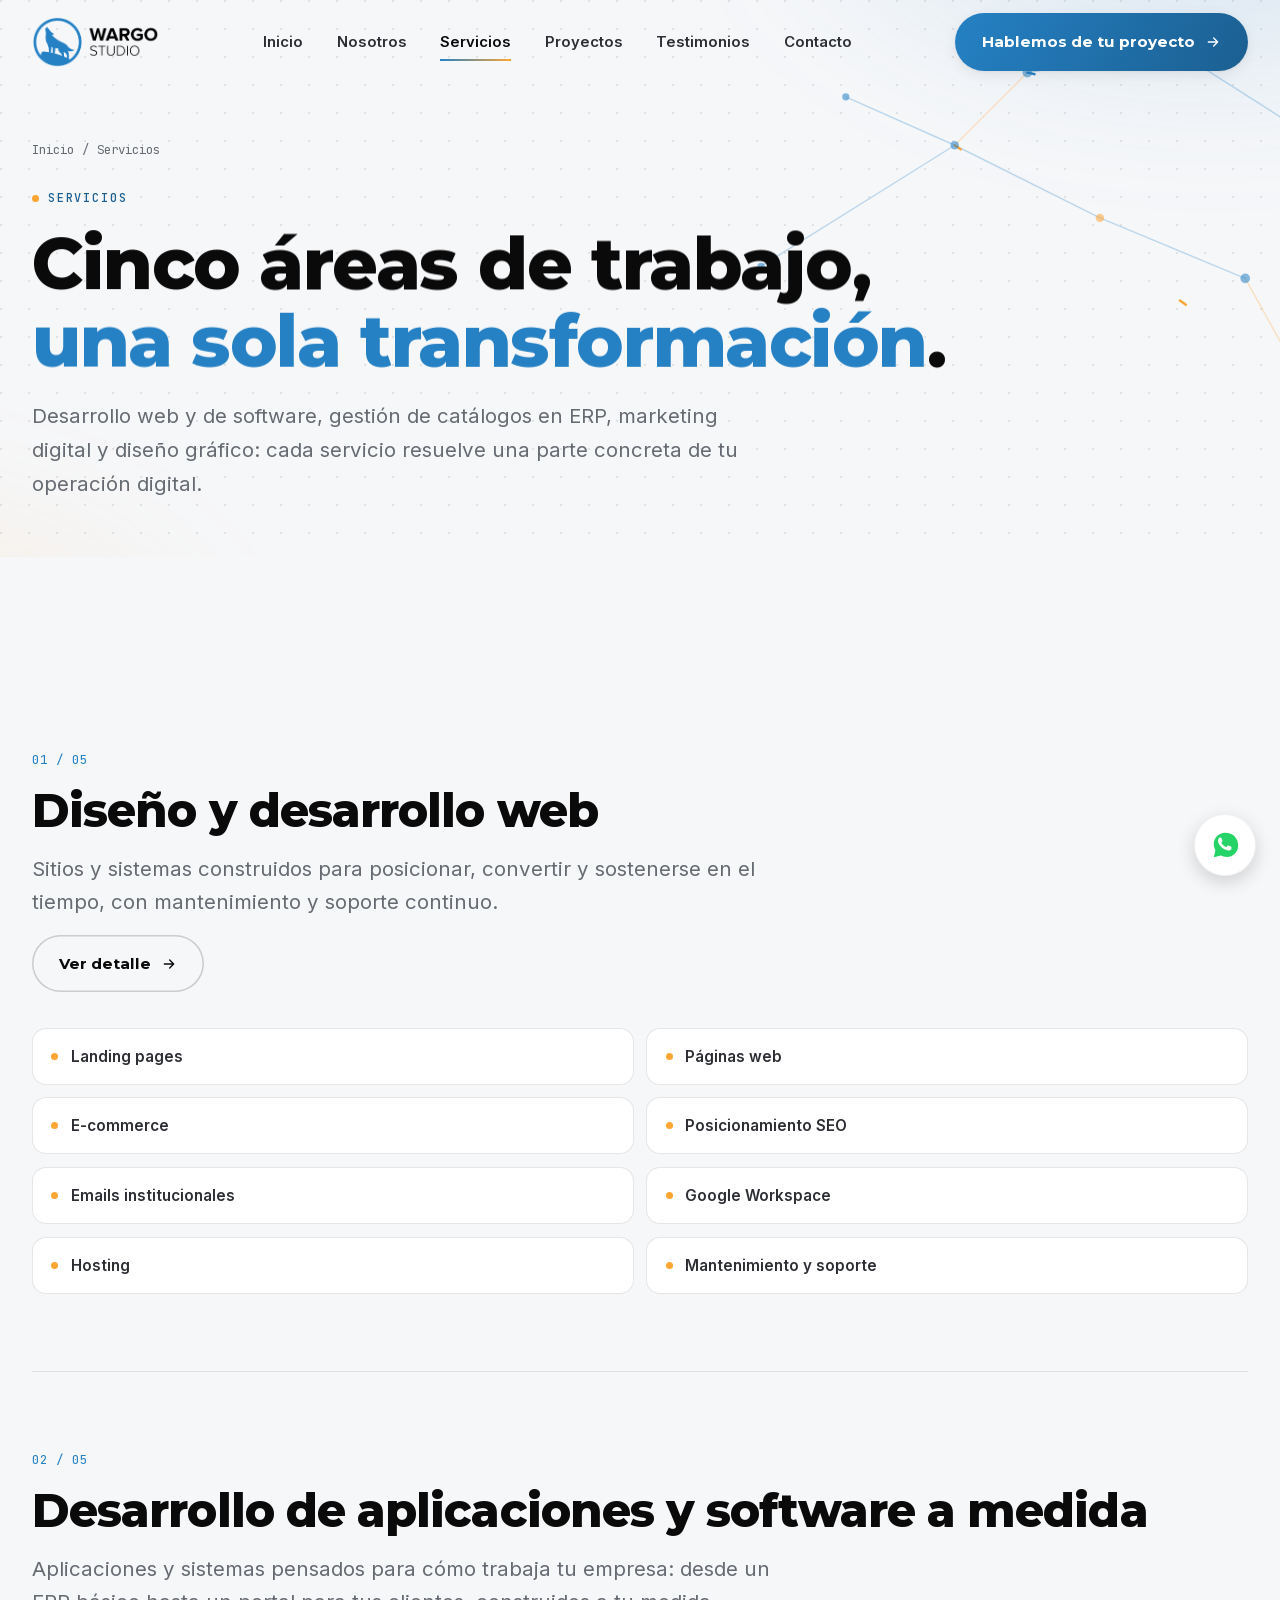
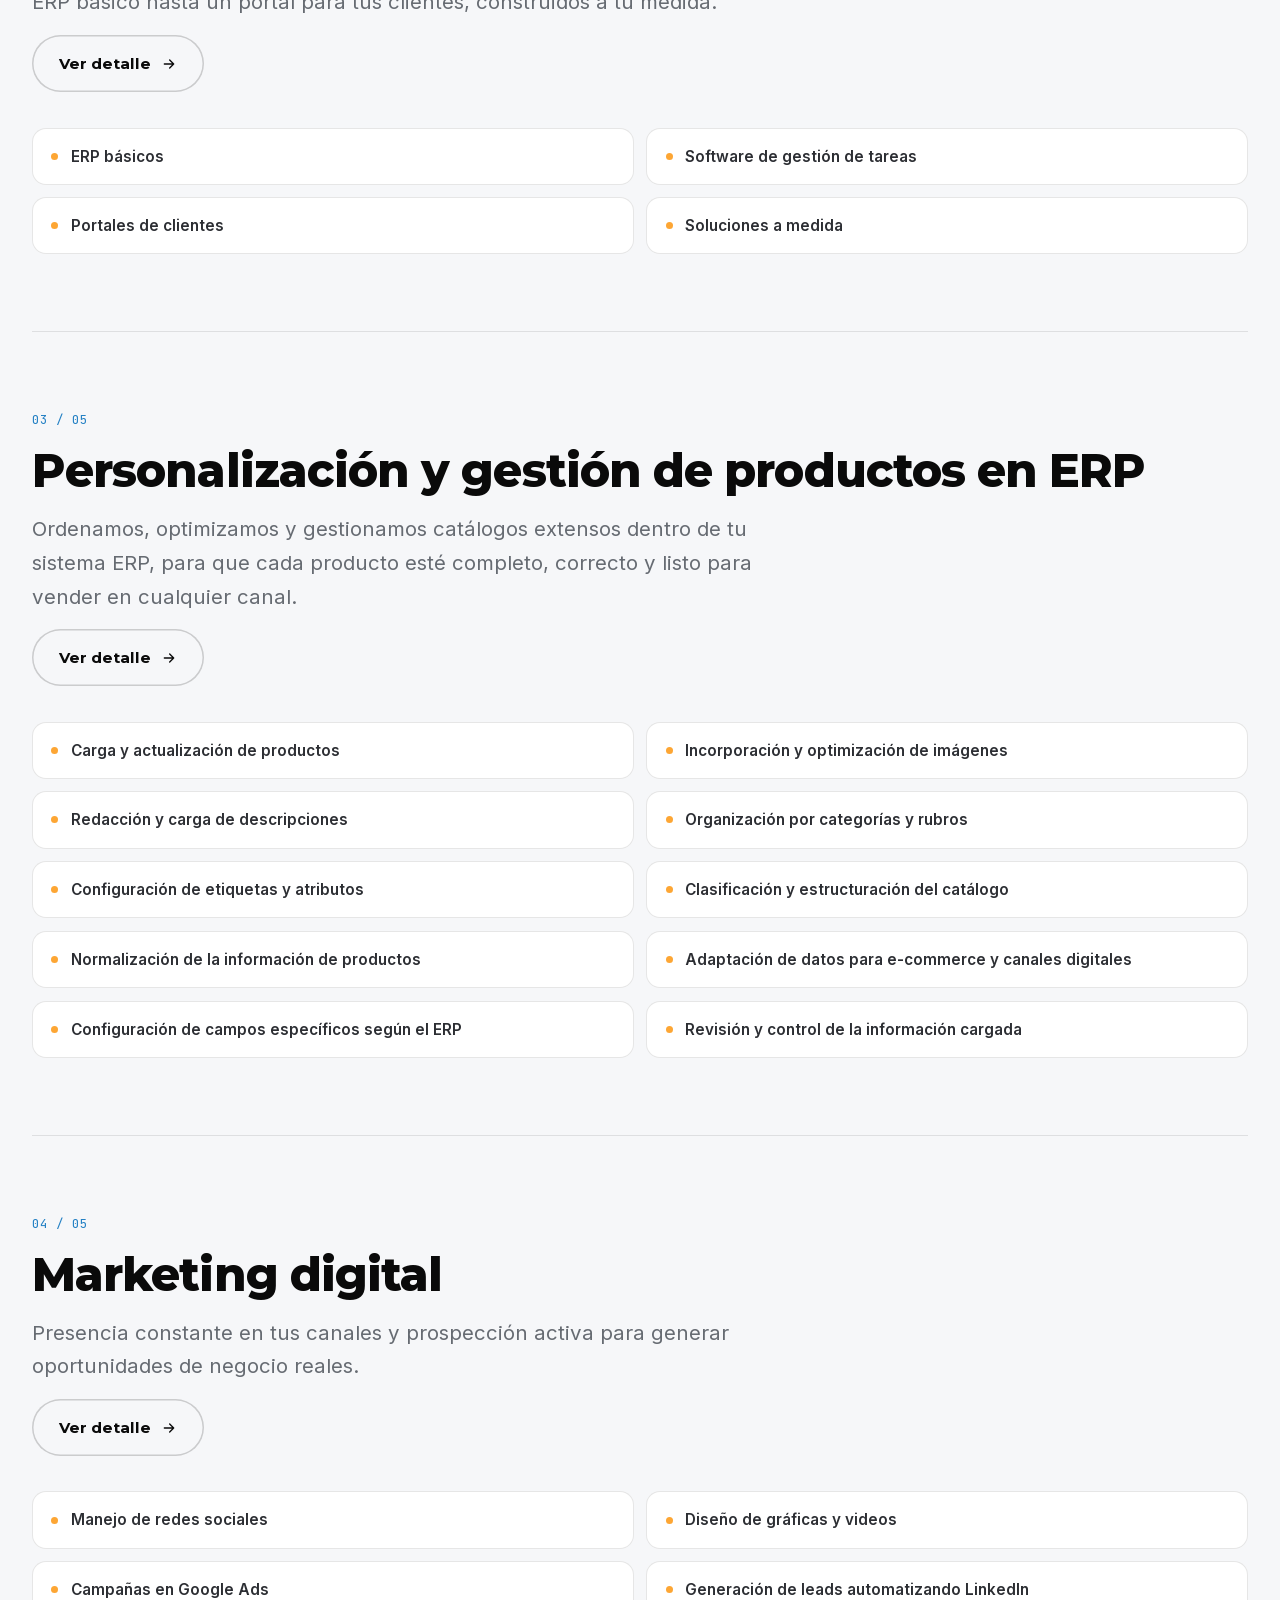
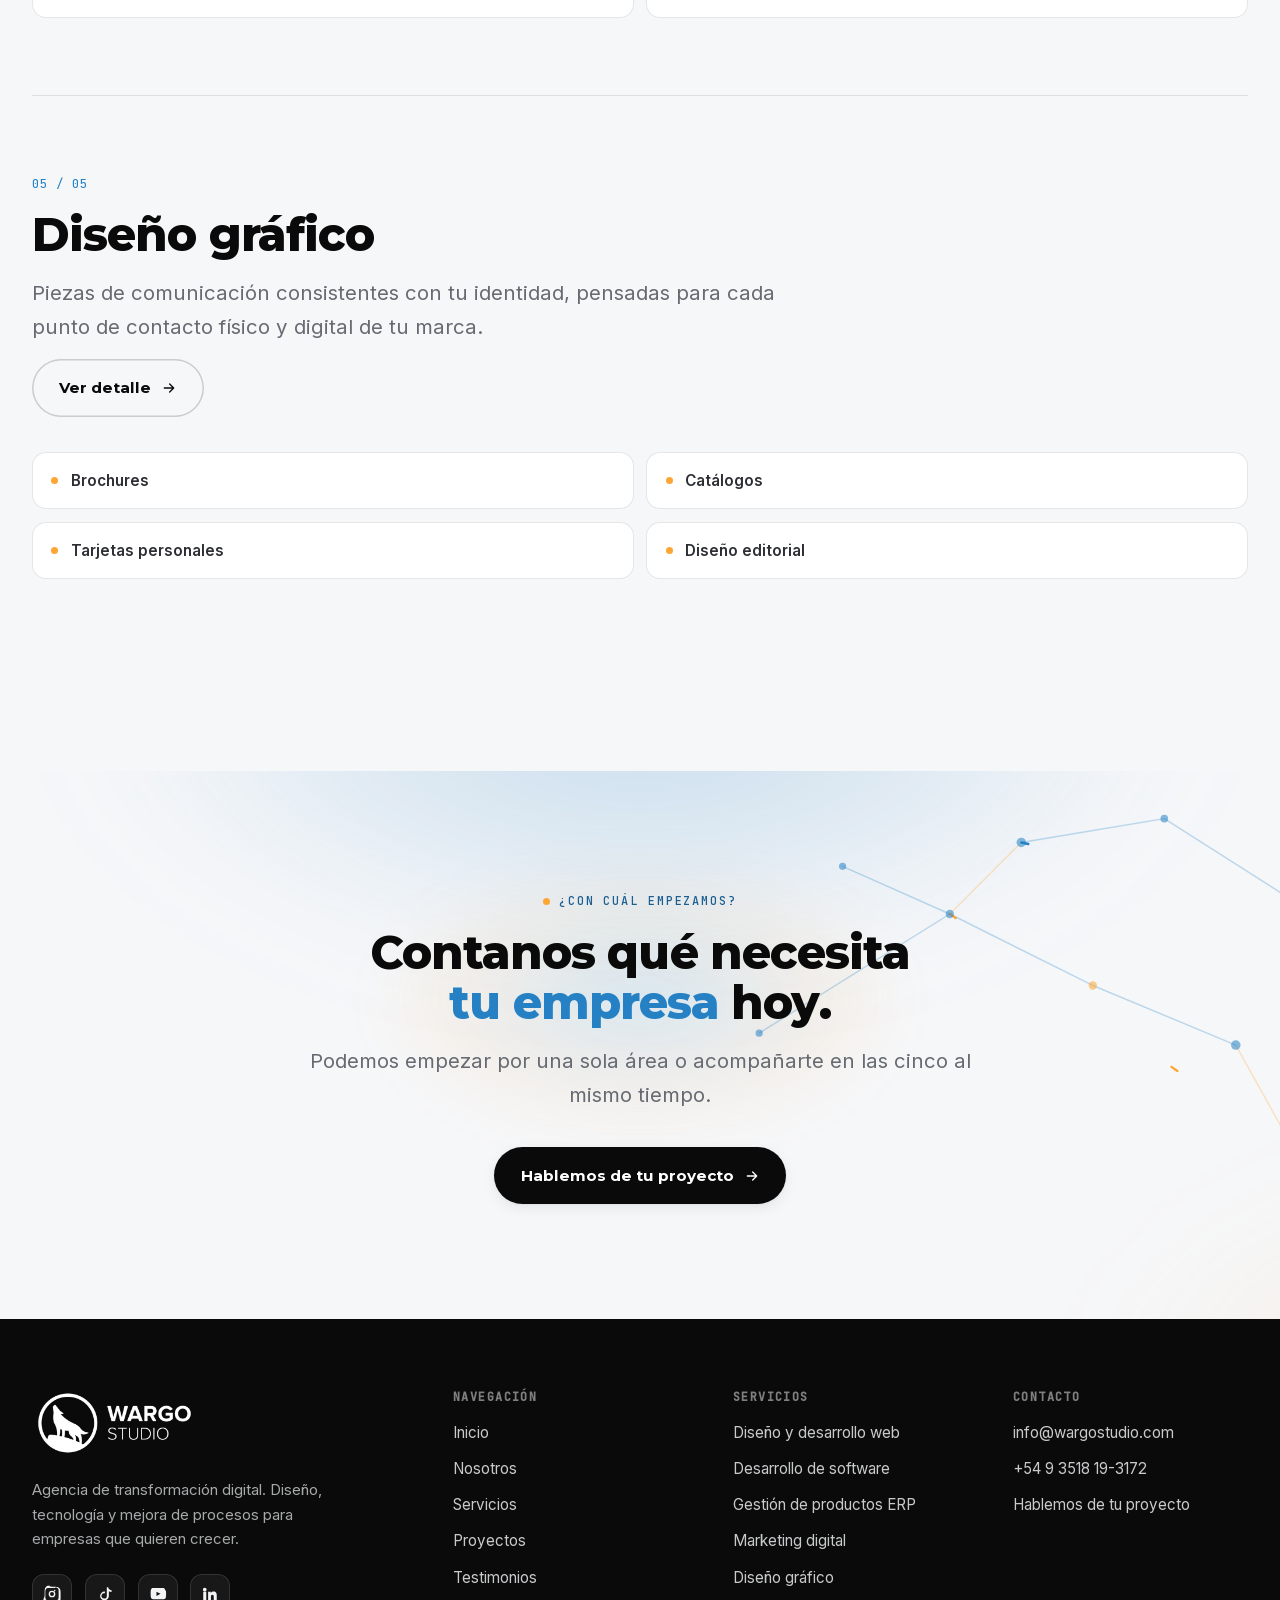
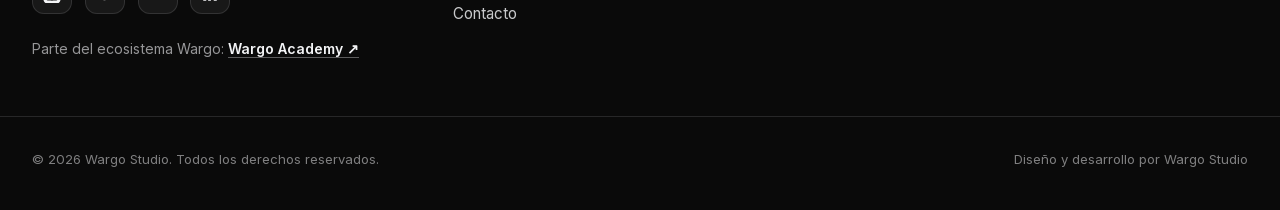
<file: servicios.html>
<!DOCTYPE html>
<html lang="es">
<head>
<meta charset="UTF-8">
<meta name="viewport" content="width=device-width, initial-scale=1">
<title>Servicios web, software, ERP y marketing | Wargo Studio</title>
<meta name="description" content="Diseño y desarrollo web, software a medida, gestión de productos en ERP, marketing digital y diseño gráfico. Conocé los servicios de Wargo Studio.">
<link rel="canonical" href="https://www.wargostudio.com/servicios.html">
<meta name="robots" content="index, follow">
<meta property="og:type" content="website">
<meta property="og:site_name" content="Wargo Studio">
<meta property="og:title" content="Servicios — Wargo Studio">
<meta property="og:description" content="Desarrollo web y de software, ERP, marketing digital y diseño gráfico, en un mismo equipo.">
<meta property="og:url" content="https://www.wargostudio.com/servicios.html">
<meta property="og:locale" content="es_AR">
<meta property="og:image" content="https://www.wargostudio.com/assets/img/og-image.jpg">
<meta property="og:image:width" content="1200">
<meta property="og:image:height" content="630">
<meta property="og:image:alt" content="Wargo Studio, agencia de transformación digital">
<meta name="twitter:card" content="summary_large_image">
<meta name="twitter:title" content="Servicios web, software, ERP y marketing | Wargo Studio">
<meta name="twitter:description" content="Desarrollo web y de software, ERP, marketing digital y diseño gráfico, en un mismo equipo.">
<meta name="twitter:image" content="https://www.wargostudio.com/assets/img/og-image.jpg">
<link rel="icon" type="image/png" href="assets/img/favicon.png">
<link rel="icon" type="image/png" sizes="64x64" href="assets/img/favicon-64.png">
<link rel="apple-touch-icon" href="assets/img/apple-touch-icon.png">
<link rel="manifest" href="site.webmanifest">
<meta name="theme-color" content="#2581C4">
<link rel="preload" href="assets/fonts/montserrat-600-latin.woff2" as="font" type="font/woff2" crossorigin>
<link rel="preload" href="assets/fonts/inter-400-latin.woff2" as="font" type="font/woff2" crossorigin>
<script>document.documentElement.classList.add('js')</script>
<link rel="stylesheet" href="styles.css?v=20261117k">
<noscript><style>.reveal{opacity:1!important;transform:none!important;}</style></noscript>
<script type="application/ld+json">
{
  "@context": "https://schema.org",
  "@type": "Service",
  "serviceType": "Transformación digital, diseño y desarrollo web, gestión de ERP",
  "provider": { "@type": "Organization", "name": "Wargo Studio", "url": "https://www.wargostudio.com/" },
  "areaServed": "AR",
  "hasOfferCatalog": {
    "@type": "OfferCatalog",
    "name": "Servicios Wargo Studio",
    "itemListElement": [
      { "@type": "Offer", "itemOffered": { "@type": "Service", "name": "Diseño y desarrollo web" } },
      { "@type": "Offer", "itemOffered": { "@type": "Service", "name": "Desarrollo de aplicaciones y software a medida" } },
      { "@type": "Offer", "itemOffered": { "@type": "Service", "name": "Personalización y gestión de productos en ERP" } },
      { "@type": "Offer", "itemOffered": { "@type": "Service", "name": "Marketing digital" } },
      { "@type": "Offer", "itemOffered": { "@type": "Service", "name": "Diseño gráfico" } }
    ]
  }
}
</script>
<script type="application/ld+json">
{
  "@context": "https://schema.org",
  "@type": "BreadcrumbList",
  "itemListElement": [
    {
      "@type": "ListItem",
      "position": 1,
      "name": "Inicio",
      "item": "https://www.wargostudio.com/"
    },
    {
      "@type": "ListItem",
      "position": 2,
      "name": "Servicios",
      "item": "https://www.wargostudio.com/servicios.html"
    }
  ]
}
</script>
</head>
<body>
<a href="#main" class="skip-link">Saltar al contenido</a>
<div class="scroll-progress" aria-hidden="true"><span data-scroll-progress></span></div>

<header class="nav">
  <div class="container nav-inner">
    <a href="index.html" class="brand">
      <img class="brand-logo" src="assets/img/logo-horizontal.webp" srcset="assets/img/logo-horizontal.webp 1x, assets/img/logo-horizontal@2x.webp 2x" alt="Wargo Studio" width="541" height="220">
    </a>
    <nav class="nav-links" aria-label="Navegación principal">
      <a class="nav-link" href="index.html">Inicio</a>
      <a class="nav-link" href="nosotros.html">Nosotros</a>
      <a class="nav-link" href="servicios.html">Servicios</a>
      <a class="nav-link" href="proyectos.html">Proyectos</a>
      <a class="nav-link" href="testimonios.html">Testimonios</a>
      <a class="nav-link" href="contacto.html">Contacto</a>
    </nav>
    <div class="nav-actions">
      <a class="nav-cta btn btn-accent" data-magnetic data-magnetic-strength="0.2" href="contacto.html">
        <span>Hablemos de tu proyecto</span>
        <svg class="btn-arrow" width="16" height="16" viewBox="0 0 24 24" fill="none" aria-hidden="true"><path d="M5 12h14M13 6l6 6-6 6" stroke="currentColor" stroke-width="2" stroke-linecap="round" stroke-linejoin="round"/></svg>
      </a>
      <button class="nav-toggle" aria-label="Abrir menú" aria-expanded="false" aria-controls="nav-mobile">
        <span class="nav-toggle-bars"><span></span><span></span><span></span></span>
      </button>
    </div>
  </div>
</header>

<div class="nav-mobile" id="nav-mobile" data-open="false">
  <nav class="nav-mobile-links" aria-label="Navegación móvil">
    <a class="nav-mobile-link" href="index.html">Inicio</a>
    <a class="nav-mobile-link" href="nosotros.html">Nosotros</a>
    <a class="nav-mobile-link" href="servicios.html">Servicios</a>
    <a class="nav-mobile-link" href="proyectos.html">Proyectos</a>
    <a class="nav-mobile-link" href="testimonios.html">Testimonios</a>
    <a class="nav-mobile-link" href="contacto.html">Contacto</a>
  </nav>
  <div class="nav-mobile-foot">
    <a class="btn btn-light" href="contacto.html">Hablemos de tu proyecto</a>
  </div>
</div>

<main id="main">

<section class="page-hero grain-dot-bg">
  <svg class="hero-network" viewBox="0 0 1200 460" preserveAspectRatio="xMidYMid slice" aria-hidden="true">
    <line class="hn-line" x1="920" y1="60" x2="1040" y2="40"/>
    <line class="hn-line" x1="1040" y1="40" x2="1150" y2="110"/>
    <line class="hn-line is-orange" x1="920" y1="60" x2="860" y2="120"/>
    <line class="hn-line" x1="860" y1="120" x2="980" y2="180"/>
    <line class="hn-line" x1="980" y1="180" x2="1100" y2="230"/>
    <line class="hn-line is-orange" x1="1100" y1="230" x2="1150" y2="320"/>
    <line class="hn-line" x1="1150" y1="110" x2="1180" y2="180"/>
    <line class="hn-line" x1="770" y1="80" x2="860" y2="120"/>
    <line class="hn-line" x1="700" y1="220" x2="860" y2="120"/>
    <line class="hn-signal c-blue" x1="920" y1="60" x2="1150" y2="110"/>
    <line class="hn-signal c-orange d2" x1="860" y1="120" x2="1150" y2="320"/>
    <circle class="hn-node pulse" cx="920" cy="60" r="4"/>
    <circle class="hn-node" cx="1040" cy="40" r="3.2"/>
    <circle class="hn-node is-orange pulse" cx="1150" cy="110" r="4"/>
    <circle class="hn-node" cx="860" cy="120" r="3.5"/>
    <circle class="hn-node is-orange" cx="980" cy="180" r="3.5"/>
    <circle class="hn-node pulse" cx="1100" cy="230" r="4"/>
    <circle class="hn-node" cx="1150" cy="320" r="3.2"/>
    <circle class="hn-node" cx="1180" cy="180" r="3"/>
    <circle class="hn-node" cx="770" cy="80" r="3"/>
    <circle class="hn-node" cx="700" cy="220" r="3"/>
  </svg>
  <div class="container">
    <div class="breadcrumbs"><a href="index.html">Inicio</a><span>/</span><span>Servicios</span></div>
    <span class="eyebrow">Servicios</span>
    <h1 class="page-hero-title reveal" data-reveal data-split="words" style="margin-top:1rem;">Cinco áreas de trabajo, <em>una sola transformación</em>.</h1>
    <p class="lede-lg reveal" data-reveal style="margin-top:1.2rem;">Desarrollo web y de software, gestión de catálogos en ERP, marketing digital y diseño gráfico: cada servicio resuelve una parte concreta de tu operación digital.</p>
  </div>
</section>

<section class="section">
  <div class="container">

    <!-- 01 Diseño y desarrollo web -->
    <div class="service-block" id="diseno-desarrollo-web">
      <div class="service-block-head reveal" data-reveal>
        <span class="service-code">01 / 05</span>
        <h2>Diseño y desarrollo web</h2>
        <p class="lede-lg">Sitios y sistemas construidos para posicionar, convertir y sostenerse en el tiempo, con mantenimiento y soporte continuo.</p>
        <a class="btn btn-ghost" style="justify-self:start;" href="desarrollo-web.html"><span>Ver detalle</span><svg class="btn-arrow" width="16" height="16" viewBox="0 0 24 24" fill="none" aria-hidden="true"><path d="M5 12h14M13 6l6 6-6 6" stroke="currentColor" stroke-width="2" stroke-linecap="round" stroke-linejoin="round"/></svg></a>
      </div>
      <div class="service-items two-col reveal" data-reveal>
        <div class="service-item"><span class="dot"></span>Landing pages</div>
        <div class="service-item"><span class="dot"></span>Páginas web</div>
        <div class="service-item"><span class="dot"></span>E-commerce</div>
        <div class="service-item"><span class="dot"></span>Posicionamiento SEO</div>
        <div class="service-item"><span class="dot"></span>Emails institucionales</div>
        <div class="service-item"><span class="dot"></span>Google Workspace</div>
        <div class="service-item"><span class="dot"></span>Hosting</div>
        <div class="service-item"><span class="dot"></span>Mantenimiento y soporte</div>
      </div>
    </div>

    <!-- 02 Desarrollo de software -->
    <div class="service-block" id="desarrollo-software">
      <div class="service-block-head reveal" data-reveal>
        <span class="service-code">02 / 05</span>
        <h2>Desarrollo de aplicaciones y software a medida</h2>
        <p class="lede-lg">Aplicaciones y sistemas pensados para cómo trabaja tu empresa: desde un ERP básico hasta un portal para tus clientes, construidos a tu medida.</p>
        <a class="btn btn-ghost" style="justify-self:start;" href="desarrollo-software.html"><span>Ver detalle</span><svg class="btn-arrow" width="16" height="16" viewBox="0 0 24 24" fill="none" aria-hidden="true"><path d="M5 12h14M13 6l6 6-6 6" stroke="currentColor" stroke-width="2" stroke-linecap="round" stroke-linejoin="round"/></svg></a>
      </div>
      <div class="service-items two-col reveal" data-reveal>
        <div class="service-item"><span class="dot"></span>ERP básicos</div>
        <div class="service-item"><span class="dot"></span>Software de gestión de tareas</div>
        <div class="service-item"><span class="dot"></span>Portales de clientes</div>
        <div class="service-item"><span class="dot"></span>Soluciones a medida</div>
      </div>
    </div>

    <!-- 03 ERP -->
    <div class="service-block" id="erp">
      <div class="service-block-head reveal" data-reveal>
        <span class="service-code">03 / 05</span>
        <h2>Personalización y gestión de productos en ERP</h2>
        <p class="lede-lg">Ordenamos, optimizamos y gestionamos catálogos extensos dentro de tu sistema ERP, para que cada producto esté completo, correcto y listo para vender en cualquier canal.</p>
        <a class="btn btn-ghost" style="justify-self:start;" href="gestion-erp.html"><span>Ver detalle</span><svg class="btn-arrow" width="16" height="16" viewBox="0 0 24 24" fill="none" aria-hidden="true"><path d="M5 12h14M13 6l6 6-6 6" stroke="currentColor" stroke-width="2" stroke-linecap="round" stroke-linejoin="round"/></svg></a>
      </div>
      <div class="service-items two-col reveal" data-reveal>
        <div class="service-item"><span class="dot"></span>Carga y actualización de productos</div>
        <div class="service-item"><span class="dot"></span>Incorporación y optimización de imágenes</div>
        <div class="service-item"><span class="dot"></span>Redacción y carga de descripciones</div>
        <div class="service-item"><span class="dot"></span>Organización por categorías y rubros</div>
        <div class="service-item"><span class="dot"></span>Configuración de etiquetas y atributos</div>
        <div class="service-item"><span class="dot"></span>Clasificación y estructuración del catálogo</div>
        <div class="service-item"><span class="dot"></span>Normalización de la información de productos</div>
        <div class="service-item"><span class="dot"></span>Adaptación de datos para e-commerce y canales digitales</div>
        <div class="service-item"><span class="dot"></span>Configuración de campos específicos según el ERP</div>
        <div class="service-item"><span class="dot"></span>Revisión y control de la información cargada</div>
      </div>
    </div>

    <!-- 04 Marketing digital -->
    <div class="service-block" id="marketing-digital">
      <div class="service-block-head reveal" data-reveal>
        <span class="service-code">04 / 05</span>
        <h2>Marketing digital</h2>
        <p class="lede-lg">Presencia constante en tus canales y prospección activa para generar oportunidades de negocio reales.</p>
        <a class="btn btn-ghost" style="justify-self:start;" href="marketing-digital.html"><span>Ver detalle</span><svg class="btn-arrow" width="16" height="16" viewBox="0 0 24 24" fill="none" aria-hidden="true"><path d="M5 12h14M13 6l6 6-6 6" stroke="currentColor" stroke-width="2" stroke-linecap="round" stroke-linejoin="round"/></svg></a>
      </div>
      <div class="service-items two-col reveal" data-reveal>
        <div class="service-item"><span class="dot"></span>Manejo de redes sociales</div>
        <div class="service-item"><span class="dot"></span>Diseño de gráficas y videos</div>
        <div class="service-item"><span class="dot"></span>Campañas en Google Ads</div>
        <div class="service-item"><span class="dot"></span>Generación de leads automatizando LinkedIn</div>
      </div>
    </div>

    <!-- 05 Diseño gráfico -->
    <div class="service-block" id="diseno-grafico">
      <div class="service-block-head reveal" data-reveal>
        <span class="service-code">05 / 05</span>
        <h2>Diseño gráfico</h2>
        <p class="lede-lg">Piezas de comunicación consistentes con tu identidad, pensadas para cada punto de contacto físico y digital de tu marca.</p>
        <a class="btn btn-ghost" style="justify-self:start;" href="diseno-grafico.html"><span>Ver detalle</span><svg class="btn-arrow" width="16" height="16" viewBox="0 0 24 24" fill="none" aria-hidden="true"><path d="M5 12h14M13 6l6 6-6 6" stroke="currentColor" stroke-width="2" stroke-linecap="round" stroke-linejoin="round"/></svg></a>
      </div>
      <div class="service-items two-col reveal" data-reveal>
        <div class="service-item"><span class="dot"></span>Brochures</div>
        <div class="service-item"><span class="dot"></span>Catálogos</div>
        <div class="service-item"><span class="dot"></span>Tarjetas personales</div>
        <div class="service-item"><span class="dot"></span>Diseño editorial</div>
      </div>
    </div>

  </div>
</section>

<!-- CTA final -->
<section class="section final-cta">
  <div class="cta-bloom" aria-hidden="true"></div>
  <svg class="hero-network" viewBox="0 0 1200 460" preserveAspectRatio="xMidYMid slice" aria-hidden="true">
    <line class="hn-line" x1="920" y1="60" x2="1040" y2="40"/>
    <line class="hn-line" x1="1040" y1="40" x2="1150" y2="110"/>
    <line class="hn-line is-orange" x1="920" y1="60" x2="860" y2="120"/>
    <line class="hn-line" x1="860" y1="120" x2="980" y2="180"/>
    <line class="hn-line" x1="980" y1="180" x2="1100" y2="230"/>
    <line class="hn-line is-orange" x1="1100" y1="230" x2="1150" y2="320"/>
    <line class="hn-line" x1="1150" y1="110" x2="1180" y2="180"/>
    <line class="hn-line" x1="770" y1="80" x2="860" y2="120"/>
    <line class="hn-line" x1="700" y1="220" x2="860" y2="120"/>
    <line class="hn-signal c-blue" x1="920" y1="60" x2="1150" y2="110"/>
    <line class="hn-signal c-orange d2" x1="860" y1="120" x2="1150" y2="320"/>
    <circle class="hn-node pulse" cx="920" cy="60" r="4"/>
    <circle class="hn-node" cx="1040" cy="40" r="3.2"/>
    <circle class="hn-node is-orange pulse" cx="1150" cy="110" r="4"/>
    <circle class="hn-node" cx="860" cy="120" r="3.5"/>
    <circle class="hn-node is-orange" cx="980" cy="180" r="3.5"/>
    <circle class="hn-node pulse" cx="1100" cy="230" r="4"/>
    <circle class="hn-node" cx="1150" cy="320" r="3.2"/>
    <circle class="hn-node" cx="1180" cy="180" r="3"/>
    <circle class="hn-node" cx="770" cy="80" r="3"/>
    <circle class="hn-node" cx="700" cy="220" r="3"/>
  </svg>
  <div class="container">
    <span class="eyebrow reveal" data-reveal style="justify-content:center;">¿Con cuál empezamos?</span>
    <h2 class="final-cta-title reveal" data-reveal style="margin-top:1rem;">Contanos qué necesita <em>tu empresa</em> hoy.</h2>
    <p class="lede-lg reveal" data-reveal style="margin-inline:auto;text-align:center;margin-top:1rem;">Podemos empezar por una sola área o acompañarte en las cinco al mismo tiempo.</p>
    <div class="final-cta-actions reveal" data-reveal>
      <a class="btn btn-primary" data-magnetic data-magnetic-strength="0.25" href="contacto.html">
        <span>Hablemos de tu proyecto</span>
        <svg class="btn-arrow" width="16" height="16" viewBox="0 0 24 24" fill="none" aria-hidden="true"><path d="M5 12h14M13 6l6 6-6 6" stroke="currentColor" stroke-width="2" stroke-linecap="round" stroke-linejoin="round"/></svg>
      </a>
    </div>
  </div>
</section>

</main>

<footer class="footer">
  <div class="container footer-grid">
    <div class="footer-col">
      <a href="index.html" class="brand">
        <img class="brand-logo" src="assets/img/logo-horizontal-white.webp" srcset="assets/img/logo-horizontal-white.webp 1x, assets/img/logo-horizontal-white@2x.webp 2x" alt="Wargo Studio" width="566" height="220">
      </a>
      <p class="footer-brand-blurb">Agencia de transformación digital. Diseño, tecnología y mejora de procesos para empresas que quieren crecer.</p>
      <div class="footer-social">
        <a class="social-btn" href="https://www.instagram.com/wargostudio" target="_blank" rel="noopener" aria-label="Instagram"><svg viewBox="0 0 24 24"><path d="M12 2.2c3.2 0 3.6 0 4.85.07 1.17.05 2.02.24 2.75.52a5.5 5.5 0 0 1 2 1.3 5.5 5.5 0 0 1 1.3 2c.28.73.47 1.58.52 2.75.06 1.25.07 1.65.07 4.85s0 3.6-.07 4.85c-.05 1.17-.24 2.02-.52 2.75a5.5 5.5 0 0 1-1.3 2 5.5 5.5 0 0 1-2 1.3c-.73.28-1.58.47-2.75.52-1.25.06-1.65.07-4.85.07s-3.6 0-4.85-.07c-1.17-.05-2.02-.24-2.75-.52a5.5 5.5 0 0 1-2-1.3 5.5 5.5 0 0 1-1.3-2c-.28-.73-.47-1.58-.52-2.75C2.2 15.6 2.2 15.2 2.2 12s0-3.6.07-4.85c.05-1.17.24-2.02.52-2.75a5.5 5.5 0 0 1 1.3-2 5.5 5.5 0 0 1 2-1.3c.73-.28 1.58-.47 2.75-.52C8.4 2.2 8.8 2.2 12 2.2zm0 1.8c-3.15 0-3.52 0-4.76.07-.96.04-1.48.2-1.82.34-.46.18-.79.4-1.13.74-.34.34-.56.67-.74 1.13-.13.34-.3.86-.34 1.82C3.15 8.48 3.14 8.85 3.14 12s0 3.52.07 4.76c.04.96.2 1.48.34 1.82.18.46.4.79.74 1.13.34.34.67.56 1.13.74.34.13.86.3 1.82.34 1.24.06 1.61.07 4.76.07s3.52 0 4.76-.07c.96-.04 1.48-.2 1.82-.34.46-.18.79-.4 1.13-.74.34-.34.56-.67.74-1.13.13-.34.3-.86.34-1.82.06-1.24.07-1.61.07-4.76s0-3.52-.07-4.76c-.04-.96-.2-1.48-.34-1.82a3 3 0 0 0-.74-1.13 3 3 0 0 0-1.13-.74c-.34-.13-.86-.3-1.82-.34C15.52 4 15.15 4 12 4zm0 3.55A4.45 4.45 0 1 1 7.55 12 4.45 4.45 0 0 1 12 7.55zm0 1.8A2.65 2.65 0 1 0 14.65 12 2.65 2.65 0 0 0 12 9.35zm4.63-2.05a1.04 1.04 0 1 1-1.04-1.04 1.04 1.04 0 0 1 1.04 1.04z"/></svg></a>
        <a class="social-btn" href="https://www.tiktok.com/@wargostudio" target="_blank" rel="noopener" aria-label="TikTok"><svg viewBox="0 0 24 24"><path d="M14 3h2.2c.15 1.1.68 2.06 1.53 2.8.85.75 1.9 1.18 3.02 1.25v2.24a6.9 6.9 0 0 1-3.6-1.05v6.4a5.85 5.85 0 1 1-5.85-5.85c.2 0 .4.01.6.04v2.3a3.55 3.55 0 1 0 2.5 3.4V3z"/></svg></a>
        <a class="social-btn" href="https://www.youtube.com/@wargostudio" target="_blank" rel="noopener" aria-label="YouTube"><svg viewBox="0 0 24 24"><path d="M21.6 7.2s-.2-1.5-.85-2.15c-.8-.85-1.7-.85-2.12-.9C15.7 4 12 4 12 4h-.02s-3.68 0-6.6.15c-.42.05-1.32.05-2.12.9C2.6 5.7 2.4 7.2 2.4 7.2S2.2 8.95 2.2 10.7v1.6c0 1.75.2 3.5.2 3.5s.2 1.5.85 2.15c.8.85 1.85.82 2.32.92 1.68.16 7.43.2 7.43.2s3.68 0 6.6-.15c.42-.05 1.32-.05 2.12-.9.65-.65.85-2.15.85-2.15s.2-1.75.2-3.5v-1.6c0-1.75-.2-3.5-.2-3.5zM9.95 14.6V8.9l5.4 2.86-5.4 2.85z"/></svg></a>
        <a class="social-btn" href="https://www.linkedin.com/company/wargostudio" target="_blank" rel="noopener" aria-label="LinkedIn"><svg viewBox="0 0 24 24"><path d="M4.98 3.5a2.5 2.5 0 1 1 0 5 2.5 2.5 0 0 1 0-5zM3 9h4v12H3zM9.5 9H13v1.65h.05c.5-.9 1.7-1.85 3.5-1.85 3.75 0 4.45 2.35 4.45 5.4V21H17v-5.3c0-1.25 0-2.85-1.75-2.85-1.75 0-2.02 1.35-2.02 2.75V21H9.5z"/></svg></a>
      </div>
      <p class="footer-ecosystem">Parte del ecosistema Wargo: <a href="https://wargoacademy.com/" target="_blank" rel="noopener">Wargo Academy ↗</a></p>
    </div>
    <div class="footer-col">
      <h5>Navegación</h5>
      <nav class="footer-links">
        <a href="index.html">Inicio</a>
        <a href="nosotros.html">Nosotros</a>
        <a href="servicios.html">Servicios</a>
        <a href="proyectos.html">Proyectos</a>
        <a href="testimonios.html">Testimonios</a>
        <a href="contacto.html">Contacto</a>
      </nav>
    </div>
    <div class="footer-col">
      <h5>Servicios</h5>
      <nav class="footer-links">
        <a href="desarrollo-web.html">Diseño y desarrollo web</a>
        <a href="desarrollo-software.html">Desarrollo de software</a>
        <a href="gestion-erp.html">Gestión de productos ERP</a>
        <a href="marketing-digital.html">Marketing digital</a>
        <a href="diseno-grafico.html">Diseño gráfico</a>
      </nav>
    </div>
    <div class="footer-col">
      <h5>Contacto</h5>
      <nav class="footer-links">
        <a href="mailto:info@wargostudio.com">info@wargostudio.com</a>
        <a href="tel:+5493518193172">+54 9 3518 19-3172</a>
        <a href="contacto.html">Hablemos de tu proyecto</a>
      </nav>
    </div>
  </div>
  <div class="container footer-bottom">
    <span>&copy; <span id="year">2026</span> Wargo Studio. Todos los derechos reservados.</span>
    <span>Diseño y desarrollo por Wargo Studio</span>
  </div>
</footer>

<a class="whatsapp-float" href="https://wa.me/5493518193172?text=Hola%21%20Te%20escribo%20desde%20la%20p%C3%A1gina%20web%20de%20Wargo.%20Necesito..." target="_blank" rel="noopener" aria-label="Chatear por WhatsApp con Wargo Studio">
  <svg viewBox="0 0 32 32" aria-hidden="true"><path d="M16.02 3C9.4 3 4 8.4 4 15.02c0 2.4.66 4.64 1.8 6.56L4 29l7.6-1.72c1.84.98 3.94 1.54 6.4 1.54 6.62 0 12.02-5.4 12.02-12.02C30.02 8.4 24.64 3 16.02 3zm7.06 17.06c-.3.84-1.5 1.56-2.44 1.76-.66.14-1.5.24-4.4-.94-3.7-1.52-6.08-5.28-6.26-5.52-.18-.24-1.5-2-1.5-3.82 0-1.82.94-2.7 1.28-3.08.34-.36.74-.44.98-.44.24 0 .48 0 .68.02.22.02.5-.08.78.6.3.72 1.02 2.48 1.1 2.66.08.18.14.4.02.64-.12.24-.18.4-.36.6-.18.22-.38.48-.54.64-.18.18-.36.38-.16.74.2.36.9 1.5 1.94 2.42 1.34 1.2 2.46 1.58 2.82 1.76.36.18.58.16.78-.06.22-.22.9-1.02 1.14-1.38.24-.36.48-.3.8-.18.32.12 2.06.98 2.42 1.16.36.18.6.26.68.4.1.16.1.9-.2 1.74z"/></svg>
</a>
<a class="wa-bar" href="https://wa.me/5493518193172?text=Hola%21%20Te%20escribo%20desde%20la%20p%C3%A1gina%20web%20de%20Wargo.%20Necesito..." target="_blank" rel="noopener"><svg viewBox="0 0 32 32" aria-hidden="true"><path d="M16.02 3C9.4 3 4 8.4 4 15.02c0 2.4.66 4.64 1.8 6.56L4 29l7.6-1.72c1.84.98 3.94 1.54 6.4 1.54 6.62 0 12.02-5.4 12.02-12.02C30.02 8.4 24.64 3 16.02 3zm7.06 17.06c-.3.84-1.5 1.56-2.44 1.76-.66.14-1.5.24-4.4-.94-3.7-1.52-6.08-5.28-6.26-5.52-.18-.24-1.5-2-1.5-3.82 0-1.82.94-2.7 1.28-3.08.34-.36.74-.44.98-.44.24 0 .48 0 .68.02.22.02.5-.08.78.6.3.72 1.02 2.48 1.1 2.66.08.18.14.4.02.64-.12.24-.18.4-.36.6-.18.22-.38.48-.54.64-.18.18-.36.38-.16.74.2.36.9 1.5 1.94 2.42 1.34 1.2 2.46 1.58 2.82 1.76.36.18.58.16.78-.06.22-.22.9-1.02 1.14-1.38.24-.36.48-.3.8-.18.32.12 2.06.98 2.42 1.16.36.18.6.26.68.4.1.16.1.9-.2 1.74z"/></svg><span>Escribinos por WhatsApp</span></a>

<script defer src="lib/gsap.min.js"></script>
<script defer src="lib/ScrollTrigger.min.js"></script><script defer src="main.js?v=20261117k"></script>
<script>document.getElementById("year").textContent = new Date().getFullYear();</script>
</body>
</html>
</file>
<file: styles.css>
/* =============================================================
   WARGO STUDIO — Digital Fabric design system
   1. Tokens
   2. Reset & base
   3. Utilities
   4. Typography
   5. Components (btn, card, form, nav)
   6. Sections
   7. Effects
   8. Responsive
   ============================================================= */

/* Fonts (self-hosted, latin) */
@font-face { font-family: 'Inter'; font-style: normal; font-weight: 400; font-display: swap; src: url('assets/fonts/inter-400-latin.woff2') format('woff2'); unicode-range: U+0000-00FF, U+0131, U+0152-0153, U+02BB-02BC, U+02C6, U+02DA, U+02DC, U+0304, U+0308, U+0329, U+2000-206F, U+20AC, U+2122, U+2191, U+2193, U+2212, U+2215, U+FEFF, U+FFFD; }
@font-face { font-family: 'Inter'; font-style: normal; font-weight: 500; font-display: swap; src: url('assets/fonts/inter-400-latin.woff2') format('woff2'); unicode-range: U+0000-00FF, U+0131, U+0152-0153, U+02BB-02BC, U+02C6, U+02DA, U+02DC, U+0304, U+0308, U+0329, U+2000-206F, U+20AC, U+2122, U+2191, U+2193, U+2212, U+2215, U+FEFF, U+FFFD; }
@font-face { font-family: 'Inter'; font-style: normal; font-weight: 600; font-display: swap; src: url('assets/fonts/inter-400-latin.woff2') format('woff2'); unicode-range: U+0000-00FF, U+0131, U+0152-0153, U+02BB-02BC, U+02C6, U+02DA, U+02DC, U+0304, U+0308, U+0329, U+2000-206F, U+20AC, U+2122, U+2191, U+2193, U+2212, U+2215, U+FEFF, U+FFFD; }
@font-face { font-family: 'JetBrains Mono'; font-style: normal; font-weight: 400; font-display: swap; src: url('assets/fonts/jetbrains-mono-400-latin.woff2') format('woff2'); unicode-range: U+0000-00FF, U+0131, U+0152-0153, U+02BB-02BC, U+02C6, U+02DA, U+02DC, U+0304, U+0308, U+0329, U+2000-206F, U+20AC, U+2122, U+2191, U+2193, U+2212, U+2215, U+FEFF, U+FFFD; }
@font-face { font-family: 'JetBrains Mono'; font-style: normal; font-weight: 500; font-display: swap; src: url('assets/fonts/jetbrains-mono-400-latin.woff2') format('woff2'); unicode-range: U+0000-00FF, U+0131, U+0152-0153, U+02BB-02BC, U+02C6, U+02DA, U+02DC, U+0304, U+0308, U+0329, U+2000-206F, U+20AC, U+2122, U+2191, U+2193, U+2212, U+2215, U+FEFF, U+FFFD; }
@font-face { font-family: 'Montserrat'; font-style: normal; font-weight: 600; font-display: swap; src: url('assets/fonts/montserrat-600-latin.woff2') format('woff2'); unicode-range: U+0000-00FF, U+0131, U+0152-0153, U+02BB-02BC, U+02C6, U+02DA, U+02DC, U+0304, U+0308, U+0329, U+2000-206F, U+20AC, U+2122, U+2191, U+2193, U+2212, U+2215, U+FEFF, U+FFFD; }
@font-face { font-family: 'Montserrat'; font-style: normal; font-weight: 700; font-display: swap; src: url('assets/fonts/montserrat-600-latin.woff2') format('woff2'); unicode-range: U+0000-00FF, U+0131, U+0152-0153, U+02BB-02BC, U+02C6, U+02DA, U+02DC, U+0304, U+0308, U+0329, U+2000-206F, U+20AC, U+2122, U+2191, U+2193, U+2212, U+2215, U+FEFF, U+FFFD; }
@font-face { font-family: 'Montserrat'; font-style: normal; font-weight: 800; font-display: swap; src: url('assets/fonts/montserrat-600-latin.woff2') format('woff2'); unicode-range: U+0000-00FF, U+0131, U+0152-0153, U+02BB-02BC, U+02C6, U+02DA, U+02DC, U+0304, U+0308, U+0329, U+2000-206F, U+20AC, U+2122, U+2191, U+2193, U+2212, U+2215, U+FEFF, U+FFFD; }

/* =============================================================
   1. Tokens
   ============================================================= */
@property --mesh-x { syntax: "<percentage>"; inherits: false; initial-value: 30%; }
@property --mesh-y { syntax: "<percentage>"; inherits: false; initial-value: 20%; }
@property --angle  { syntax: "<angle>"; inherits: false; initial-value: 0deg; }

:root {
  /* Brand */
  --blue: #2581C4;
  --blue-dark: #1B5F91;
  --blue-light: #6BB2E0;
  --orange: #FDA634;
  --orange-dark: #DE861F;

  /* Neutrals */
  --bg: #F6F7F9;
  --bg-alt: #EDEFF3;
  --surface: #FFFFFF;
  --ink: #0A0A0A;
  --ink-soft: #2C2E33;
  --ink-mute: #666B72;
  --ink-faint: #9A9EA6;
  --line: rgba(10, 10, 10, 0.10);
  --line-strong: rgba(10, 10, 10, 0.18);

  /* Dark surface (footer / final CTA) */
  --dark-bg: #0A0A0A;
  --dark-surface: #16171A;
  --dark-line: rgba(246, 247, 249, 0.12);
  --cream: #F3F4F6;

  /* Type */
  --display: "Montserrat", "Segoe UI", Arial, sans-serif;
  --sans: "Inter", "Segoe UI", Arial, sans-serif;
  --mono: "JetBrains Mono", "SFMono-Regular", Consolas, monospace;

  /* Motion */
  --ease-out: cubic-bezier(0.16, 1, 0.3, 1);
  --ease-in: cubic-bezier(0.7, 0, 0.84, 0);
  --ease-soft: cubic-bezier(0.25, 0.46, 0.45, 0.94);
  --ease-bounce: cubic-bezier(0.34, 1.56, 0.64, 1);

  --nav-h: 84px;
  --container: 1280px;
}

/* =============================================================
   2. Reset & base
   ============================================================= */
*, *::before, *::after { box-sizing: border-box; margin: 0; }
html {
  -webkit-text-size-adjust: 100%;
  tab-size: 2;
  overflow-x: clip;
  scroll-behavior: smooth;
  scroll-padding-top: var(--nav-h);
}
@media (prefers-reduced-motion: reduce) { html { scroll-behavior: auto; } }

body {
  font-family: var(--sans);
  font-size: 16px;
  line-height: 1.65;
  color: var(--ink-soft);
  background: var(--bg);
  -webkit-font-smoothing: antialiased;
  text-rendering: optimizeLegibility;
  overflow-x: clip;
  overscroll-behavior-y: none;
}

img, svg, video { display: block; max-width: 100%; }
img { height: auto; }
button { font: inherit; color: inherit; cursor: pointer; border: 0; background: none; }
a { color: inherit; text-decoration: none; }
p { text-wrap: pretty; }
ul, ol { list-style: none; padding: 0; }
h1, h2, h3, h4, h5 { text-wrap: balance; line-height: 1.08; letter-spacing: -0.02em; font-family: var(--display); color: var(--ink); }
input, textarea, select { font: inherit; color: inherit; }

::selection { background: var(--blue); color: #fff; }

:focus-visible {
  outline: 2px solid var(--blue);
  outline-offset: 3px;
  border-radius: 4px;
}

.skip-link {
  position: fixed; top: -100px; left: 1rem; z-index: 9999;
  padding: .7rem 1.1rem; background: var(--ink); color: #fff;
  border-radius: 8px; font-weight: 600; transition: top .3s var(--ease-out);
}
.skip-link:focus { top: 1rem; }

/* =============================================================
   3. Utilities
   ============================================================= */
.container { width: 100%; max-width: var(--container); margin-inline: auto; padding-inline: 1.5rem; }
.sr-only {
  position: absolute; width: 1px; height: 1px; padding: 0; margin: -1px;
  overflow: hidden; clip: rect(0,0,0,0); white-space: nowrap; border: 0;
}
.section { position: relative; padding-block: clamp(4.5rem, 9vw, 8rem); }
.section-tight { padding-block: clamp(3rem, 6vw, 5rem); }
.section-dark { background: var(--dark-bg); color: var(--cream); }
.section-dark h1, .section-dark h2, .section-dark h3, .section-dark h4 { color: var(--cream); }
.section-alt { background: var(--bg-alt); }

.eyebrow {
  display: inline-flex; align-items: center; gap: .55rem;
  font-family: var(--mono); font-size: .74rem; letter-spacing: .16em; text-transform: uppercase;
  color: var(--blue-dark); font-weight: 500;
}
.section-dark .eyebrow { color: var(--blue-light); }
.eyebrow::before {
  content: ""; width: 7px; height: 7px; border-radius: 50%;
  background: var(--orange); flex: none;
}

.grain-dot-bg {
  background-image: radial-gradient(circle at 1px 1px, rgba(10,10,10,0.09) 1px, transparent 0);
  background-size: 28px 28px;
}
.section-dark.grain-dot-bg {
  background-image: radial-gradient(circle at 1px 1px, rgba(246,247,249,0.10) 1px, transparent 0);
}

.head-row {
  display: flex; flex-wrap: wrap; align-items: end; justify-content: space-between;
  gap: 1.5rem 3rem; margin-bottom: clamp(2.2rem, 5vw, 3.5rem);
}
.head-row .lede { max-width: 46ch; color: var(--ink-mute); font-size: 1.05rem; }
.section-dark .head-row .lede { color: rgba(243,244,246,.7); }

/* =============================================================
   4. Typography
   ============================================================= */
h1 { font-size: clamp(2.4rem, 5.6vw, 4.6rem); font-weight: 800; }
h2 { font-size: clamp(1.9rem, 3.6vw, 3rem); font-weight: 800; }
h3 { font-size: clamp(1.25rem, 1.9vw, 1.6rem); font-weight: 700; }
h4 { font-size: 1.05rem; font-weight: 700; }
em { font-style: normal; color: var(--blue); }
.text-orange { color: var(--orange-dark); }
.section-dark em { color: var(--blue-light); }

.lede-lg { font-size: clamp(1.05rem, 1.6vw, 1.3rem); color: var(--ink-mute); max-width: 60ch; }
.section-dark .lede-lg { color: rgba(243,244,246,.72); }

[data-split] .split-line,
[data-split] .split-word { display: inline-block; will-change: transform, opacity; }
.reveal[data-split] { opacity: 1; transform: none; }

/* =============================================================
   5. Components
   ============================================================= */

/* --- Buttons --- */
.btn {
  display: inline-flex; align-items: center; justify-content: center; gap: .6rem;
  padding: 1rem 1.7rem; border-radius: 999px;
  font-family: var(--display); font-weight: 700; font-size: .95rem;
  white-space: nowrap;
  box-shadow: 0 4px 14px rgba(10,10,10,0.07), 0 1px 3px rgba(10,10,10,0.05);
  transition: transform .5s var(--ease-soft), box-shadow .5s var(--ease-soft), background-color .3s var(--ease-out), color .3s var(--ease-out);
}
.btn:hover { transform: translateY(-3px); }
.btn:active { transform: translateY(-1px); transition-duration: .12s; }

.btn-primary { background: var(--ink); color: #fff; }
.btn-primary:hover { box-shadow: 0 22px 44px rgba(10,10,10,0.22), 0 8px 18px rgba(37,129,196,0.22); }

.btn-accent { background: linear-gradient(120deg, var(--blue), var(--blue-dark)); color: #fff; }
.btn-accent:hover { box-shadow: 0 22px 44px rgba(37,129,196,0.32), 0 8px 18px rgba(253,166,52,0.22); }

.btn-ghost { background: transparent; color: var(--ink); box-shadow: inset 0 0 0 1.5px var(--line-strong); }
.btn-ghost:hover { box-shadow: inset 0 0 0 1.5px var(--ink); }
.section-dark .btn-ghost { color: var(--cream); box-shadow: inset 0 0 0 1.5px var(--dark-line); }
.section-dark .btn-ghost:hover { box-shadow: inset 0 0 0 1.5px var(--cream); }

.btn-light { background: #fff; color: var(--ink); }
.btn-light:hover { box-shadow: 0 22px 44px rgba(0,0,0,0.28); }

.has-magnetic { display: inline-flex; position: relative; isolation: isolate; }
.magnetic-inner { display: inline-flex; align-items: center; justify-content: center; gap: inherit; will-change: transform; transition: transform .8s var(--ease-soft); }

.btn-arrow { transition: transform .45s var(--ease-soft); }
.btn:hover .btn-arrow { transform: translateX(4px); }

/* --- Nav --- */
.nav {
  position: fixed; top: 0; inset-inline: 0; z-index: 300;
  height: var(--nav-h); display: flex; align-items: center;
  transition: background-color .4s var(--ease-out), box-shadow .4s var(--ease-out), backdrop-filter .4s var(--ease-out);
}
.nav.is-scrolled {
  background: rgba(246, 247, 249, 0.86);
  backdrop-filter: blur(14px) saturate(160%);
  -webkit-backdrop-filter: blur(14px) saturate(160%);
  box-shadow: 0 1px 0 var(--line);
}
.nav-inner { width: 100%; display: flex; align-items: center; justify-content: space-between; gap: 1.5rem; }

.brand { display: inline-flex; align-items: center; gap: .6rem; font-family: var(--display); font-weight: 800; font-size: 1.15rem; letter-spacing: -0.01em; color: var(--ink); }
.brand-logo { height: 46px; width: auto; flex: none; }
.footer .brand-logo { height: 56px; }
@media (min-width: 720px) {
  .brand-logo { height: 52px; }
  .footer .brand-logo { height: 64px; }
}

.nav-links { display: none; align-items: center; gap: 2.1rem; }
.nav-link { position: relative; padding: .3rem 0; font-weight: 600; font-size: .93rem; color: var(--ink-soft); }
.nav-link::after {
  content: ""; position: absolute; left: 0; right: 0; bottom: -2px; height: 2px;
  background: linear-gradient(90deg, var(--blue), var(--orange));
  transform: scaleX(0); transform-origin: right; transition: transform .45s var(--ease-soft);
}
.nav-link:hover::after, .nav-link.is-active::after { transform: scaleX(1); transform-origin: left; }
.nav-link.is-active { color: var(--ink); }

.nav-actions { display: flex; align-items: center; gap: 1rem; }
.nav-cta { display: none; }
.nav-toggle {
  display: grid; place-items: center; width: 44px; height: 44px; border-radius: 12px;
  background: var(--surface); box-shadow: inset 0 0 0 1px var(--line);
}
.nav-toggle-bars { position: relative; width: 18px; height: 12px; }
.nav-toggle-bars span {
  position: absolute; left: 0; right: 0; height: 2px; background: var(--ink); border-radius: 2px;
  transition: transform .35s var(--ease-soft), opacity .3s var(--ease-out), top .35s var(--ease-soft);
}
.nav-toggle-bars span:nth-child(1) { top: 0; }
.nav-toggle-bars span:nth-child(2) { top: 5px; }
.nav-toggle-bars span:nth-child(3) { top: 10px; }
.nav-toggle.is-open .nav-toggle-bars span:nth-child(1) { top: 5px; transform: rotate(45deg); }
.nav-toggle.is-open .nav-toggle-bars span:nth-child(2) { opacity: 0; }
.nav-toggle.is-open .nav-toggle-bars span:nth-child(3) { top: 5px; transform: rotate(-45deg); }

.nav-mobile {
  position: fixed; inset: 0; z-index: 250; background: var(--dark-bg); color: var(--cream);
  display: flex; flex-direction: column; justify-content: center; gap: 2.2rem; padding: 2rem 1.75rem;
  clip-path: inset(0 0 100% 0); transition: clip-path .65s var(--ease-soft);
}
.nav-mobile[data-open="true"] { clip-path: inset(0); }
.nav-mobile-links { display: flex; flex-direction: column; gap: 1.1rem; }
.nav-mobile-link { font-family: var(--display); font-size: clamp(1.7rem, 8vw, 2.4rem); font-weight: 800; color: var(--cream); }
.nav-mobile-foot { display: flex; flex-direction: column; gap: 1rem; }
.nav-mobile-social { display: flex; gap: 1.1rem; }

/* --- Cards --- */
.card {
  position: relative; background: var(--surface); border-radius: 22px;
  box-shadow: inset 0 0 0 1px var(--line);
  padding: 2rem; transition: transform .5s var(--ease-soft), box-shadow .5s var(--ease-soft);
}
.card:hover {
  transform: translateY(-6px);
  box-shadow: inset 0 0 0 1px var(--line-strong), 0 30px 60px -24px rgba(10,10,10,0.22), 0 10px 24px -14px rgba(37,129,196,0.28);
}
.card-corner {
  position: absolute; top: 0; right: 0; width: 60px; height: 60px; border-radius: 0 22px 0 60px;
  background: linear-gradient(135deg, rgba(37,129,196,.16), rgba(253,166,52,.16));
  opacity: 0; transition: opacity .4s var(--ease-out);
}
.card:hover .card-corner { opacity: 1; }

.icon-tile {
  width: 52px; height: 52px; border-radius: 14px; display: grid; place-items: center;
  background: linear-gradient(135deg, rgba(37,129,196,.12), rgba(253,166,52,.12));
  color: var(--blue-dark); margin-bottom: 1.4rem;
}
.icon-tile svg { width: 26px; height: 26px; }

/* --- Glass panel --- */
.glass {
  background: rgba(255,255,255,0.6);
  border: 1px solid rgba(255,255,255,0.6);
}
@supports (backdrop-filter: blur(20px)) {
  .glass { background: rgba(255,255,255,0.42); backdrop-filter: blur(18px) saturate(160%); -webkit-backdrop-filter: blur(18px) saturate(160%); }
}
.section-dark .glass {
  background: rgba(22,23,26,0.6); border-color: var(--dark-line);
}
@supports (backdrop-filter: blur(20px)) {
  .section-dark .glass { background: rgba(22,23,26,0.4); backdrop-filter: blur(18px) saturate(160%); -webkit-backdrop-filter: blur(18px) saturate(160%); }
}

/* =============================================================
   6. Sections
   ============================================================= */

/* --- Hero --- */
.hero {
  position: relative; overflow: clip; isolation: isolate;
  padding-top: calc(var(--nav-h) + clamp(2.5rem, 6vw, 4rem));
  padding-bottom: clamp(3.5rem, 8vw, 6rem);
  min-height: 100svh; display: flex; align-items: center;
}
.hero-mesh {
  position: absolute; inset: -10%; z-index: -2;
  background:
    radial-gradient(46% 40% at var(--mesh-x) var(--mesh-y), rgba(37,129,196,.20), transparent 70%),
    radial-gradient(38% 34% at calc(100% - var(--mesh-x)) calc(100% - var(--mesh-y)), rgba(253,166,52,.18), transparent 70%),
    var(--bg);
  filter: blur(60px) saturate(120%);
  animation: meshDrift 24s var(--ease-soft) infinite alternate;
}
.hero-mesh.is-manual { animation-play-state: paused; }
@keyframes meshDrift {
  0%   { --mesh-x: 22%; --mesh-y: 18%; }
  50%  { --mesh-x: 46%; --mesh-y: 34%; }
  100% { --mesh-x: 30%; --mesh-y: 12%; }
}
.hero-grid {
  position: absolute; inset: 0; z-index: -1;
  background-image: radial-gradient(circle at 1px 1px, rgba(10,10,10,0.08) 1px, transparent 0);
  background-size: 34px 34px;
  mask-image: radial-gradient(ellipse 80% 70% at 60% 40%, #000 40%, transparent 90%);
}
.hero-network { position: absolute; inset: 0; z-index: -1; width: 100%; height: 100%; overflow: visible; }
.hn-line { fill: none; stroke: var(--blue); stroke-width: 1.2; opacity: .28; }
.hn-line.is-orange { stroke: var(--orange); }
.hn-node { fill: var(--blue); opacity: .55; }
.hn-node.is-orange { fill: var(--orange); }
.hn-signal { fill: none; stroke-linecap: round; stroke-width: 2; }
.hn-signal.c-blue { stroke: var(--blue); }
.hn-signal.c-orange { stroke: var(--orange); }
.hn-node.pulse { animation: nodePulse 3.6s var(--ease-soft) infinite; transform-origin: center; transform-box: fill-box; }
@keyframes nodePulse { 0%, 100% { opacity: .35; transform: scale(1); } 50% { opacity: .9; transform: scale(1.7); } }
.hn-signal { stroke-dasharray: 6 220; animation: signalTravel 5.5s linear infinite; }
.hn-signal.d2 { animation-duration: 7s; animation-delay: 1.4s; }
.hn-signal.d3 { animation-duration: 6.2s; animation-delay: 2.6s; }
@keyframes signalTravel { to { stroke-dashoffset: -226; } }

.hero-inner { position: relative; display: grid; gap: 2.4rem; }
.hero-kicker-row { display: flex; align-items: center; gap: 1rem; flex-wrap: wrap; }
.hero-title { max-width: 17ch; text-wrap: balance; }
.hero-title .line { display: block; }
@media (min-width: 960px) { .hero-title { max-width: 15ch; } }
.hero-sub { margin-top: 1.4rem; }
.hero-badges { display: flex; flex-wrap: wrap; margin-top: 2.2rem; }
.hero-badge { display: flex; flex-direction: column; gap: .55rem; padding-right: clamp(1.4rem, 4vw, 2.6rem); }
.hero-badge + .hero-badge { padding-left: clamp(1.4rem, 4vw, 2.6rem); padding-right: 0; border-left: 1px solid var(--line-strong); }
.hero-badge strong { display: inline-flex; align-items: flex-start; font-family: var(--display); font-size: clamp(2.8rem, 6vw, 4.2rem); font-weight: 800; letter-spacing: -0.04em; color: var(--ink); line-height: .95; }
.badge-label { font-family: var(--mono); font-size: .72rem; font-weight: 500; letter-spacing: .14em; text-transform: uppercase; color: var(--ink-mute); line-height: 1.5; }
.count-plus { font-size: .58em; font-weight: 800; letter-spacing: 0; color: var(--orange); margin-left: .08em; margin-top: .06em; line-height: 1; }
.hero-actions { display: flex; flex-wrap: wrap; gap: 1rem; margin-top: 2.2rem; }
.hero-tagline { margin-top: 2.6rem; padding-top: 2rem; border-top: 1px solid var(--line); font-family: var(--display); font-weight: 700; font-size: clamp(1.05rem, 1.7vw, 1.3rem); color: var(--ink-soft); max-width: 42ch; }

/* --- Page hero (interior pages) --- */
.page-hero {
  position: relative; overflow: clip; isolation: isolate;
  padding-top: calc(var(--nav-h) + 3.5rem); padding-bottom: 3.5rem;
}
.page-hero::before {
  content: ""; position: absolute; inset: -20%; z-index: -1;
  background: radial-gradient(40% 50% at 82% 0%, rgba(37,129,196,.16), transparent 70%),
              radial-gradient(30% 40% at 8% 100%, rgba(253,166,52,.14), transparent 70%);
  filter: blur(50px);
}
.page-hero-title { max-width: 20ch; }
.breadcrumbs { display: flex; align-items: center; gap: .5rem; font-family: var(--mono); font-size: .78rem; color: var(--ink-mute); margin-bottom: 1.4rem; }
.breadcrumbs a { color: var(--ink-mute); }
.breadcrumbs a:hover { color: var(--blue-dark); }

/* --- Intro / feature rows --- */
.intro-grid { display: grid; gap: 2.5rem; }
.intro-num { font-family: var(--mono); color: var(--blue); font-size: .85rem; }

.services-grid { display: grid; gap: 1.4rem; }


.pillars-grid { display: grid; gap: 1.4rem; }

.stats-grid { display: grid; gap: 2rem; text-align: center; }
.stat-value { font-family: var(--display); font-weight: 800; font-size: clamp(2.6rem, 7vw, 4.4rem); display: flex; align-items: baseline; justify-content: center; }
.stat-label { color: var(--ink-mute); font-size: 1rem; margin-top: .6rem; }
.section-dark .stat-label { color: rgba(243,244,246,.68); }

/* --- Founder / nosotros --- */
.founder-wrap { display: grid; gap: 2.5rem; align-items: center; }
.founder-badge {
  width: 168px; aspect-ratio: 1 / 1; border-radius: 50%; padding: 5px;
  background: linear-gradient(135deg, var(--blue), var(--orange));
  position: relative; flex: none; margin-inline: auto;
}
.founder-badge img { width: 100%; height: 100%; object-fit: cover; border-radius: 50%; display: block; }
@media (min-width: 720px) { .founder-badge { margin-inline: 0; width: 188px; } }
.founder-quote { font-family: var(--display); font-weight: 600; font-size: clamp(1.25rem, 2.4vw, 1.7rem); line-height: 1.4; color: var(--ink); }
.section-dark .founder-quote { color: var(--cream); }
.founder-quote::before { content: "\201C"; color: var(--orange); }
.founder-quote::after { content: "\201D"; color: var(--orange); }
.founder-name { margin-top: 1.4rem; font-weight: 700; color: var(--ink); font-family: var(--display); }
.section-dark .founder-name { color: var(--cream); }
.founder-role { color: var(--ink-mute); font-size: .9rem; }
.section-dark .founder-role { color: rgba(243,244,246,.65); }

/* --- Values / trabajo --- */
.value-cols { display: grid; gap: 2rem; }

/* --- Services detail (page) --- */
.service-block { padding-block: clamp(3rem, 6vw, 5rem); border-top: 1px solid var(--line); }
.service-block:first-of-type { border-top: 0; }
.service-block-head { display: grid; gap: 1rem; margin-bottom: 2.2rem; }
.service-code { font-family: var(--mono); font-size: .8rem; color: var(--blue); }
.service-items { display: grid; gap: .8rem; }
.service-item {
  display: flex; align-items: center; gap: .8rem; padding: 1rem 1.2rem; border-radius: 14px;
  background: var(--surface); box-shadow: inset 0 0 0 1px var(--line); font-weight: 600; font-size: .95rem;
}
.service-item .dot { width: 7px; height: 7px; border-radius: 50%; background: var(--orange); flex: none; }
.service-items.two-col { display: grid; grid-template-columns: 1fr; gap: .8rem; }
@media (min-width: 720px) { .service-items.two-col { grid-template-columns: 1fr 1fr; } }

/* --- Testimonials --- */
.video-grid { display: grid; gap: 1.4rem; grid-template-columns: repeat(2, 1fr); }
.video-card {
  position: relative; border-radius: 18px; overflow: clip; aspect-ratio: 16/9;
  background: var(--dark-bg); box-shadow: inset 0 0 0 1px var(--line);
}
.video-card img { width: 100%; height: 100%; object-fit: cover; transition: transform .8s var(--ease-soft), filter .5s; }
.video-card:hover img { transform: scale(1.06); filter: saturate(1.1) brightness(.92); }
.video-card::after { content: ""; position: absolute; inset: 0; background: linear-gradient(180deg, rgba(10,10,10,0) 40%, rgba(10,10,10,.55) 100%); pointer-events: none; }
.video-play {
  position: absolute; inset: 0; display: grid; place-items: center; z-index: 2; background: transparent;
}
.video-play-circle {
  width: 58px; height: 58px; border-radius: 50%; display: grid; place-items: center;
  background: rgba(255,255,255,.94); box-shadow: 0 10px 30px rgba(10,10,10,.35);
  transition: transform .4s var(--ease-soft), background .3s;
}
.video-card:hover .video-play-circle { transform: scale(1.1); background: #fff; }
.video-play-circle svg { width: 20px; height: 20px; margin-left: 3px; fill: var(--ink); }
.video-card iframe { position: absolute; inset: 0; width: 100%; height: 100%; border: 0; }
.video-label { position: absolute; left: 14px; bottom: 12px; z-index: 2; color: #fff; font-family: var(--mono); font-size: .72rem; letter-spacing: .06em; }

/* --- Final CTA --- */
.final-cta { position: relative; text-align: center; overflow: clip; isolation: isolate; }
.final-cta::before {
  content: ""; position: absolute; inset: -20%; z-index: -1;
  background: radial-gradient(45% 55% at 50% 0%, rgba(37,129,196,.30), transparent 70%),
              radial-gradient(35% 45% at 100% 100%, rgba(253,166,52,.22), transparent 70%);
  filter: blur(70px);
}
.final-cta-title { max-width: 20ch; margin-inline: auto; }
.final-cta-actions { display: flex; flex-wrap: wrap; justify-content: center; gap: 1rem; margin-top: 2.2rem; }

/* --- Footer --- */
.footer { background: var(--dark-bg); color: var(--cream); padding-block: 4.5rem 2.5rem; }
.footer-grid { display: grid; gap: 2.8rem; }
.footer-brand-blurb { color: rgba(243,244,246,.68); max-width: 34ch; margin-top: 1rem; font-size: .93rem; }
.footer-col h5 { font-family: var(--mono); font-size: .74rem; letter-spacing: .12em; text-transform: uppercase; color: rgba(243,244,246,.5); margin-bottom: 1rem; }
.footer-links { display: grid; gap: .7rem; }
.footer-links a { color: rgba(243,244,246,.82); font-size: .95rem; transition: color .3s; }
.footer-links a:hover { color: var(--blue-light); }
.footer-social { display: flex; gap: .8rem; margin-top: 1.4rem; }
.social-btn {
  width: 40px; height: 40px; border-radius: 12px; display: grid; place-items: center;
  background: rgba(255,255,255,.06); box-shadow: inset 0 0 0 1px var(--dark-line);
  transition: background .3s, transform .4s var(--ease-soft);
}
.social-btn:hover { background: linear-gradient(135deg, var(--blue), var(--orange)); transform: translateY(-3px); }
.social-btn svg { width: 18px; height: 18px; fill: var(--cream); }
.social-btn.is-light {
  background: linear-gradient(135deg, rgba(37,129,196,.12), rgba(253,166,52,.12));
  box-shadow: inset 0 0 0 1px var(--line);
}
.social-btn.is-light svg { fill: var(--blue-dark); }
.social-btn.is-light:hover { background: linear-gradient(135deg, var(--blue), var(--orange)); }
.social-btn.is-light:hover svg { fill: #fff; }
.footer-bottom {
  display: flex; flex-wrap: wrap; justify-content: space-between; gap: 1rem;
  margin-top: 3.5rem; padding-top: 2rem; border-top: 1px solid var(--dark-line);
  font-size: .82rem; color: rgba(243,244,246,.5);
}

/* --- Floating WhatsApp --- */
.whatsapp-float {
  position: fixed; right: 18px; bottom: 18px; z-index: 220;
  width: 56px; height: 56px; border-radius: 50%;
  display: grid; place-items: center;
  background: #ffffff;
  box-shadow: 0 6px 18px rgba(10,10,10,0.16), inset 0 0 0 1px rgba(10,10,10,0.06);
  transition: transform .4s var(--ease-soft), box-shadow .4s var(--ease-soft);
}
.whatsapp-float:hover { transform: translateY(-3px); box-shadow: 0 10px 24px rgba(10,10,10,0.2), inset 0 0 0 1px rgba(10,10,10,0.06); }
.whatsapp-float svg { width: 27px; height: 27px; fill: #25D366; }
@media (min-width: 720px) { .whatsapp-float { right: 24px; bottom: 24px; width: 62px; height: 62px; } .whatsapp-float svg { width: 30px; height: 30px; } }


/* --- Wargo Academy duo (nosotros) --- */
.duo-grid { position: relative; display: grid; gap: 1.4rem; margin-top: clamp(2rem, 4vw, 3rem); }
.duo-card { display: flex; flex-direction: column; align-items: flex-start; gap: .2rem; padding: clamp(1.8rem, 3vw, 2.4rem); }
.duo-card h3 { margin-top: .4rem; }
.duo-card p { margin-top: .6rem; color: var(--ink-mute); max-width: 44ch; }
.duo-card .btn { margin-top: 1.6rem; }
.duo-card .icon-tile { margin-bottom: .8rem; }
.duo-logo { height: 52px; width: auto; margin-bottom: .8rem; }
.duo-tag { font-family: var(--mono); font-size: .72rem; letter-spacing: .12em; text-transform: uppercase; color: var(--ink-mute); margin-bottom: 1rem; padding: .35rem .8rem; border-radius: 999px; box-shadow: inset 0 0 0 1px var(--line-strong); }
.duo-tag.is-here { color: var(--blue-dark); background: rgba(37,129,196,.08); box-shadow: none; }
.duo-card.is-link { box-shadow: inset 0 0 0 1.5px rgba(37,129,196,.35), 0 24px 50px -30px rgba(37,129,196,.35); }
.duo-bridge { display: none; }
@media (min-width: 960px) {
  .duo-grid { grid-template-columns: 1fr 1fr; gap: 2.4rem; }
  .duo-bridge { display: grid; place-items: center; position: absolute; left: 50%; top: 50%; width: 56px; height: 56px; transform: translate(-50%, -50%); border-radius: 50%; background: var(--surface); box-shadow: inset 0 0 0 1px var(--line-strong), 0 10px 24px -12px rgba(10,10,10,.25); z-index: 2; }
}

/* --- Wargo Academy footer link --- */
.footer-ecosystem { margin-top: 1.4rem; font-size: .88rem; color: rgba(243,244,246,.6); }
.footer-ecosystem a { color: var(--cream); font-weight: 600; border-bottom: 1px solid rgba(243,244,246,.35); transition: color .3s, border-color .3s; }
.footer-ecosystem a:hover { color: var(--blue-light); border-color: var(--blue-light); }

/* --- Service pages: include grid, FAQ, stretched card links --- */
.include-grid { display: grid; gap: 1.2rem; grid-template-columns: repeat(auto-fit, minmax(min(100%, 260px), 1fr)); }
.card-stretch { color: inherit; }
.card-stretch::after { content: ""; position: absolute; inset: 0; border-radius: inherit; }
.text-h3 { font-size: clamp(1.25rem, 1.9vw, 1.6rem); font-weight: 700; }
.faq { display: grid; gap: .8rem; max-width: 860px; }
.faq-item { background: var(--surface); border-radius: 18px; box-shadow: inset 0 0 0 1px var(--line); transition: box-shadow .3s var(--ease-out); }
.faq-item[open] { box-shadow: inset 0 0 0 1.5px rgba(37,129,196,.4); }
.faq-item summary { list-style: none; cursor: pointer; display: flex; align-items: center; justify-content: space-between; gap: 1rem; padding: 1.2rem 1.4rem; font-family: var(--display); font-weight: 700; color: var(--ink); }
.faq-item summary::-webkit-details-marker { display: none; }
.faq-item summary::after { content: "+"; flex: none; width: 30px; height: 30px; display: grid; place-items: center; border-radius: 50%; font-weight: 600; color: var(--blue-dark); background: rgba(37,129,196,.1); transition: transform .35s var(--ease-soft); }
.faq-item[open] summary::after { transform: rotate(45deg); }
.faq-item p { padding: 0 1.4rem 1.3rem; color: var(--ink-mute); max-width: 62ch; }

/* =============================================================
   7. Effects
   ============================================================= */
.reveal { opacity: 0; transform: translateY(36px); transition: opacity .85s var(--ease-soft), transform .85s var(--ease-soft); }
.reveal.is-revealed { opacity: 1; transform: none; }
.reveal[data-split] { opacity: 1; transform: none; }
.reveal-stagger > * { transition-delay: calc(var(--i, 0) * 90ms); }

.scroll-progress { position: fixed; top: 0; left: 0; right: 0; height: 2px; z-index: 400; background: transparent; pointer-events: none; }
.scroll-progress span { display: block; height: 100%; background: linear-gradient(90deg, var(--blue), var(--orange)); transform-origin: 0 0; transform: scaleX(0); }

@media (prefers-reduced-motion: reduce) {
  .hn-node.pulse { animation: none; }
  .hn-signal { animation: none !important; }
}

/* =============================================================
   8. Responsive
   ============================================================= */
@media (min-width: 540px) {
  .stats-grid { grid-template-columns: repeat(3, 1fr); }
  .video-grid { grid-template-columns: repeat(2, 1fr); }
  .video-grid.is-large { gap: 1.8rem; }
}

@media (min-width: 720px) {
  .container { padding-inline: 2rem; }
  .founder-wrap { grid-template-columns: auto 1fr; }
  .form-grid.two-col { grid-template-columns: 1fr 1fr; }
  .service-items.two-col { grid-template-columns: 1fr 1fr; }
}

@media (min-width: 960px) {
  .nav-links { display: flex; }
  .nav-cta { display: inline-flex; }
  .nav-toggle { display: none; }

  .hero-inner { grid-template-columns: minmax(0, 7fr) minmax(0, 5fr); align-items: center; }
  .intro-grid { grid-template-columns: 1fr 1.3fr; gap: 4rem; }
  .services-grid { grid-template-columns: repeat(2, 1fr); }
  .services-grid.five-up { grid-template-columns: repeat(6, 1fr); }
  .services-grid.five-up > .card { grid-column: span 2; }
  .services-grid.five-up > .card:nth-child(n+4) { grid-column: span 3; }
  .pillars-grid { grid-template-columns: repeat(3, 1fr); }
  .stats-grid { grid-template-columns: repeat(3, 1fr); }
  .value-cols { grid-template-columns: repeat(3, 1fr); }
  .video-grid { grid-template-columns: repeat(3, 1fr); }
  .video-grid.is-large { grid-template-columns: repeat(2, 1fr); gap: 2.2rem; }
  .footer-grid { grid-template-columns: 1.6fr 1fr 1fr 1fr; }
}

@media (min-width: 1280px) {
  .video-grid { grid-template-columns: repeat(4, 1fr); }
  .video-grid.is-large { grid-template-columns: repeat(3, 1fr); gap: 2.4rem; }
}

/* =============================================================
   Mejoras de diseño y animación (hero, historia, carrusel, transiciones)
   ============================================================= */

/* Sin parpadeo: los textos animados se ocultan antes del primer pintado y se muestran
   cuando el JS los preparó (o a los 2.5 s si algo falla). Sin JS siempre son visibles. */
.js [data-split]:not(.is-split),
.js [data-mask]:not(.is-split),
.js [data-count-to]:not(.is-ready) { visibility: hidden; animation: jsSafety 0s 2.5s forwards; }
@keyframes jsSafety { to { visibility: visible; } }

/* Transiciones entre páginas (Chrome / Edge) */
@view-transition { navigation: auto; }
.nav { view-transition-name: site-nav; }
::view-transition-old(root) { animation: pageOut .32s cubic-bezier(.7, 0, .84, 0) both; }
::view-transition-new(root) { animation: pageIn .6s cubic-bezier(.16, 1, .3, 1) both; }
@keyframes pageOut { to { opacity: 0; transform: translateY(-10px); } }
@keyframes pageIn { from { opacity: 0; transform: translateY(14px); } }

/* Títulos con máscara */
.mask-word { display: inline-block; overflow: hidden; vertical-align: top; padding-bottom: .14em; margin-bottom: -.14em; }
.mask-word > span { display: inline-block; will-change: transform; }

/* Hero: piezas de producto flotantes */
.hero-stage { display: none; position: relative; height: 560px; }
.stage-glow {
  position: absolute; inset: 5% 0 0 8%; border-radius: 50%; z-index: 0; pointer-events: none;
  background: radial-gradient(48% 48% at 40% 45%, rgba(37,129,196,.34), transparent 70%),
              radial-gradient(40% 40% at 72% 70%, rgba(253,166,52,.30), transparent 70%);
  filter: blur(36px); opacity: 0;
}
.float-card { position: absolute; z-index: 1; will-change: transform; }
.fc-in {
  background: rgba(255,255,255,.88); border-radius: 20px; padding: 1rem 1.1rem;
  box-shadow: inset 0 0 0 1px rgba(10,10,10,.08), 0 34px 60px -34px rgba(10,10,10,.38);
  opacity: 0; will-change: transform, opacity;
}
@supports (backdrop-filter: blur(10px)) { .fc-in { background: rgba(255,255,255,.72); backdrop-filter: blur(14px) saturate(160%); -webkit-backdrop-filter: blur(14px) saturate(160%); } }
.fc-web { top: 0; left: 0; width: 330px; }
.fc-erp { top: 338px; right: 0; width: 256px; }
.fc-chat { bottom: 0; left: 20px; width: 254px; }
.fc-bar { display: flex; align-items: center; gap: 5px; margin-bottom: .8rem; }
.fc-url { margin-left: .5rem; flex: 1; padding: .22rem .7rem; border-radius: 999px; background: rgba(10,10,10,.06); font: 500 .66rem var(--mono); color: var(--ink-mute); }
.ms { border-radius: 12px; background: #fff; box-shadow: inset 0 0 0 1px rgba(10,10,10,.08); padding: .6rem; overflow: hidden; }
.ms-nav { display: flex; align-items: center; gap: .5rem; }
.ms-logo { width: 14px; height: 14px; border-radius: 50%; background: var(--blue); box-shadow: inset 0 0 0 3px #fff, 0 0 0 1.5px var(--blue); flex: none; }
.ms-links { display: flex; gap: 5px; margin-left: auto; }
.ms-links i { width: 20px; height: 4px; border-radius: 3px; background: rgba(10,10,10,.14); }
.ms-btn { font: 700 .5rem var(--display); color: #3b2300; background: var(--orange); padding: .22rem .5rem; border-radius: 999px; }
.ms-hero { display: grid; grid-template-columns: 1.25fr .75fr; gap: .6rem; align-items: center; margin-top: .7rem; }
.ms-copy { display: grid; gap: .28rem; justify-items: start; }
.ms-eyebrow { font: 500 .44rem var(--mono); letter-spacing: .14em; text-transform: uppercase; color: var(--blue-dark); }
.ms-h { font: 800 .9rem/1.08 var(--display); letter-spacing: -.02em; color: var(--ink); }
.ms-h em { color: var(--blue); }
.ms-copy .sk { height: 4px; }
.ms-cta { display: flex; gap: .3rem; margin-top: .2rem; }
.ms-cta u, .ms-cta s { text-decoration: none; font: 700 .48rem var(--display); padding: .28rem .5rem; border-radius: 999px; }
.ms-cta u { background: var(--blue); color: #fff; }
.ms-cta s { box-shadow: inset 0 0 0 1px rgba(10,10,10,.25); color: var(--ink); }
.ms-art { position: relative; aspect-ratio: 1; border-radius: 12px; background: linear-gradient(135deg, var(--blue), var(--blue-light)); overflow: hidden; }
.ms-dot { position: absolute; width: 46%; aspect-ratio: 1; border-radius: 50%; background: var(--orange); right: 12%; top: 14%; }
.ms-ring { position: absolute; width: 70%; aspect-ratio: 1; border-radius: 50%; left: -18%; bottom: -22%; box-shadow: inset 0 0 0 6px rgba(255,255,255,.55); }
.ms-row { display: grid; grid-template-columns: repeat(3, 1fr); gap: .4rem; margin-top: .7rem; }
.ms-row span { display: grid; gap: .25rem; }
.ms-row i { display: block; aspect-ratio: 4 / 3; border-radius: 6px; background: linear-gradient(135deg, rgba(37,129,196,.28), rgba(253,166,52,.32)); }
.ms-row em { display: block; height: 4px; width: 70%; border-radius: 3px; background: rgba(10,10,10,.12); }
.fc-caption { display: flex; align-items: baseline; justify-content: space-between; margin-top: .75rem; font-size: .8rem; }
.fc-caption b { font-family: var(--display); color: var(--ink); }
.fc-caption span { font: 500 .66rem var(--mono); letter-spacing: .08em; text-transform: uppercase; color: var(--ink-mute); }
.fc-bar i { width: 8px; height: 8px; border-radius: 50%; background: rgba(10,10,10,.14); }
.sk { display: block; height: 8px; border-radius: 6px; background: rgba(10,10,10,.10); }
.sk.w-90 { width: 90%; } .sk.w-70 { width: 70%; } .sk.w-50 { width: 50%; } .sk.w-30 { width: 30%; }
.fc-title { display: flex; align-items: center; justify-content: space-between; font: 700 .85rem var(--display); color: var(--ink); margin-bottom: .8rem; }
.fc-title em { font: 500 .66rem var(--mono); color: var(--blue-dark); background: rgba(37,129,196,.10); padding: .2rem .5rem; border-radius: 999px; }
.fc-row { display: grid; grid-template-columns: 26px 1fr auto; gap: .6rem; align-items: center; padding: .45rem 0; border-top: 1px solid rgba(10,10,10,.07); }
.fc-thumb { width: 26px; height: 26px; border-radius: 8px; background: linear-gradient(135deg, rgba(37,129,196,.25), rgba(253,166,52,.25)); }
.fc-state { font: 500 .62rem var(--mono); padding: .2rem .5rem; border-radius: 999px; color: #176a3b; background: rgba(40,180,100,.14); }
.fc-state.is-wip { color: #8a5200; background: rgba(253,166,52,.22); }
/* Hero: tarjeta de software (panel de gestión) */
.ap-kpis { display: grid; grid-template-columns: 1fr 1fr; gap: .45rem; margin-bottom: .6rem; }
.ap-kpis span { display: grid; gap: .1rem; padding: .42rem .55rem; border-radius: 12px; background: #fff; box-shadow: inset 0 0 0 1px rgba(10,10,10,.07); }
.ap-kpis small { font: 500 .52rem var(--mono); letter-spacing: .06em; text-transform: uppercase; color: var(--ink-mute); }
.ap-kpis b { font: 800 1.12rem/1 var(--display); letter-spacing: -.02em; color: var(--ink); }
.ap-up { font: 500 .6rem var(--mono); font-style: normal; color: #176a3b; }
.ap-chart { display: block; width: 100%; height: auto; overflow: visible; }
.ap-grid { stroke: rgba(10,10,10,.08); stroke-width: 1; stroke-dasharray: 3 4; }
.ap-bar { fill: rgba(37,129,196,.28); transform-box: fill-box; transform-origin: bottom; animation: apBar .9s var(--ease-out) both; animation-delay: calc(1.1s + var(--i) * 70ms); }
.ap-bar.is-hot { fill: var(--blue); }
.ap-line { stroke: var(--orange); stroke-width: 2.4; stroke-linecap: round; stroke-linejoin: round; stroke-dasharray: 1; stroke-dashoffset: 1; animation: apLine 1.6s var(--ease-out) 1.5s forwards; }
.ap-dot { fill: #fff; stroke: var(--orange); stroke-width: 2.4; opacity: 0; animation: apDot .4s ease 3s forwards, apPulse 2.4s ease-in-out 3.4s infinite; transform-box: fill-box; transform-origin: center; }
@keyframes apBar { from { transform: scaleY(0); } to { transform: scaleY(1); } }
@keyframes apLine { to { stroke-dashoffset: 0; } }
@keyframes apDot { to { opacity: 1; } }
@keyframes apPulse { 0%, 100% { transform: scale(1); } 50% { transform: scale(1.35); } }
@media (prefers-reduced-motion: reduce) {
  .ap-bar, .ap-line, .ap-dot { animation: none; stroke-dashoffset: 0; opacity: 1; }
}
@media (min-width: 960px) { .hero-stage { display: block; } }

/* Tarjetas: luz que sigue al cursor + íconos que se dibujan */
.has-spotlight { overflow: hidden; }
.has-spotlight::before {
  content: ""; position: absolute; inset: 0; z-index: 0; pointer-events: none; opacity: 0; transition: opacity .4s var(--ease-out);
  background: radial-gradient(260px circle at var(--mx, 50%) var(--my, 50%), rgba(37,129,196,.16), rgba(253,166,52,.08) 45%, transparent 70%);
}
.has-spotlight:hover::before { opacity: 1; }
.has-spotlight > * { position: relative; z-index: 1; }
.has-spotlight > .card-corner { position: absolute; z-index: 0; }
.has-spotlight:hover .icon-tile svg * { stroke-dasharray: 1; animation: iconDraw .9s cubic-bezier(.16, 1, .3, 1) both; }
@keyframes iconDraw { from { stroke-dashoffset: 1; } to { stroke-dashoffset: 0; } }

/* Metodología: red que se construye al hacer scroll */
.story { overflow: clip; }
.story-grid { display: grid; gap: 2.5rem; }
.story-visual { order: -1; align-self: stretch; }
.story-sticky { position: relative; max-width: 520px; margin-inline: auto; aspect-ratio: 1; }
.story-net { width: 100%; height: 100%; overflow: visible; position: relative; z-index: 1; }
.story-glow { position: absolute; inset: 10%; border-radius: 50%; z-index: 0; background: radial-gradient(50% 50% at 50% 50%, rgba(37,129,196,.34), transparent 70%); filter: blur(40px); opacity: .45; }
.pn-line { fill: none; stroke: rgba(107,178,224,.55); stroke-width: 1.3; }
.pn-line.is-orange { stroke: rgba(253,166,52,.7); }
.pn-node { fill: var(--blue-light); }
.pn-node.is-core { fill: #fff; }
.pn-node.is-orange { fill: var(--orange); }
.story-steps-wrap { position: relative; padding-left: 2.2rem; }
.story-steps { list-style: none; margin: 0; padding: 0; }
.story-line { position: absolute; left: 7px; top: 8px; bottom: 8px; width: 2px; background: var(--dark-line); border-radius: 2px; }
.story-line-fill { position: absolute; inset: 0; background: linear-gradient(180deg, var(--blue-light), var(--orange)); transform-origin: top; transform: scaleY(0); border-radius: 2px; }
.story-step { position: relative; padding-block: 1.6rem; opacity: .38; transition: opacity .6s var(--ease-out); }
.story-step::before {
  content: ""; position: absolute; left: -2.2rem; top: 2.15rem; width: 16px; height: 16px; border-radius: 50%;
  background: var(--dark-bg); box-shadow: inset 0 0 0 2px var(--dark-line); transition: box-shadow .5s var(--ease-out), background .5s var(--ease-out), transform .6s var(--ease-soft);
}
.story-step.is-active { opacity: 1; }
.story-step.is-active::before { background: var(--orange); box-shadow: 0 0 0 5px rgba(253,166,52,.2); transform: scale(1.1); }
.story-num { font-family: var(--mono); color: var(--blue-light); font-size: .85rem; }
.story-step h3 { margin-top: .5rem; color: var(--cream); }
.story-step p { margin-top: .7rem; color: rgba(243,244,246,.7); max-width: 46ch; }
@media (min-width: 960px) {
  .story-grid { grid-template-columns: 1fr 1fr; gap: 4rem; align-items: start; }
  .story-visual { order: 0; }
  .story-sticky { position: sticky; top: calc(var(--nav-h) + 6vh); margin: 0; }
  .story-step { min-height: 56vh; display: flex; flex-direction: column; justify-content: center; padding-block: 2rem; }
  .story-step::before { top: 50%; margin-top: -8px; }
}

/* Carrusel de testimonios */
.head-tools { display: flex; align-items: center; flex-wrap: wrap; gap: 1rem; }
.carousel-nav { display: flex; gap: .6rem; }
.carousel-btn { width: 46px; height: 46px; border-radius: 50%; display: grid; place-items: center; background: var(--surface); box-shadow: inset 0 0 0 1.5px var(--line-strong); transition: background .3s var(--ease-out), color .3s, box-shadow .3s, opacity .3s; }
.carousel-btn:hover:not(:disabled) { background: var(--ink); color: #fff; box-shadow: none; }
.carousel-btn:disabled { opacity: .35; cursor: default; }
.carousel { display: flex; gap: 1.1rem; overflow-x: auto; overflow-y: visible; scroll-snap-type: x mandatory; padding-block: .6rem 1.4rem; scrollbar-width: none; }
.carousel::-webkit-scrollbar { display: none; }
.carousel > .video-card { flex: 0 0 min(82%, 360px); scroll-snap-align: start; }
@media (min-width: 960px) { .carousel > .video-card { flex-basis: 380px; } }

/* CTA final: glow ambiente */
.cta-bloom { position: absolute; left: 50%; top: 42%; width: min(760px, 90%); aspect-ratio: 2 / 1; transform: translate(-50%, -50%); z-index: -1; border-radius: 50%; pointer-events: none;
  background: radial-gradient(50% 50% at 50% 50%, rgba(37,129,196,.4), rgba(253,166,52,.22) 55%, transparent 72%); filter: blur(30px); opacity: 0; }

/* Barra fija de WhatsApp en móvil */
.wa-bar { display: none; }
@media (max-width: 719px) {
  .whatsapp-float { display: none; }
  .wa-bar {
    display: flex; align-items: center; justify-content: center; gap: .6rem; position: fixed; z-index: 220;
    left: 12px; right: 12px; bottom: max(12px, env(safe-area-inset-bottom));
    padding: .95rem 1.2rem; border-radius: 999px; background: #0A0A0A; color: #fff; font: 700 .95rem var(--display);
    box-shadow: 0 18px 40px -14px rgba(10,10,10,.55); transform: translateY(140%); transition: transform .6s var(--ease-out);
  }
  .wa-bar.is-visible { transform: none; }
  .wa-bar svg { width: 22px; height: 22px; fill: #25D366; flex: none; }
  body { padding-bottom: 5rem; }
}

/* =============================================================
   Proyectos (portfolio)
   ============================================================= */
.proj-filters { display: flex; flex-wrap: wrap; gap: .6rem; margin-bottom: 1rem; }
.proj-subfilters { display: flex; flex-wrap: wrap; gap: .5rem; margin-bottom: 1rem; padding-left: .2rem; }
.proj-subfilters[hidden] { display: none; }
.proj-filter.is-sub { font-size: .8rem; padding: .5rem .9rem; background: transparent; }
.proj-filter.is-sub[aria-pressed="true"] { background: var(--blue); color: #fff; }
.proj-filter {
  appearance: none; border: 0; cursor: pointer; font: inherit; font-family: var(--display); font-weight: 700; font-size: .88rem;
  padding: .7rem 1.15rem; border-radius: 999px; background: var(--surface); color: var(--ink-soft);
  box-shadow: inset 0 0 0 1px var(--line-strong); transition: background .3s var(--ease-out), color .3s var(--ease-out), box-shadow .3s var(--ease-out);
}
.proj-filter span { font-family: var(--mono); font-weight: 500; font-size: .72rem; margin-left: .45rem; opacity: .6; }
.proj-filter:hover { box-shadow: inset 0 0 0 1px var(--blue); color: var(--blue-dark); }
.proj-filter[aria-pressed="true"] { background: var(--ink); color: #fff; box-shadow: none; }
.proj-filter:focus-visible { outline: 2px solid var(--blue); outline-offset: 3px; }

.proj-grid { display: grid; gap: 1.6rem; grid-template-columns: 1fr; }
.proj-card {
  position: relative; display: flex; flex-direction: column; background: var(--surface); border-radius: 22px; overflow: hidden;
  box-shadow: inset 0 0 0 1px var(--line); color: inherit; text-decoration: none;
  transition: transform .5s var(--ease-soft), box-shadow .5s var(--ease-soft);
}
.proj-card:hover, .proj-card:focus-visible {
  transform: translateY(-6px);
  box-shadow: inset 0 0 0 1px var(--line-strong), 0 30px 60px -24px rgba(10,10,10,.22), 0 10px 24px -14px rgba(37,129,196,.28);
}
.proj-card:focus-visible { outline: 2px solid var(--blue); outline-offset: 3px; }
.proj-shot { position: relative; background: var(--bg-alt); border-bottom: 1px solid var(--line); }
.proj-bar { display: flex; align-items: center; gap: .35rem; padding: .6rem .8rem; background: var(--surface); border-bottom: 1px solid var(--line); }
.proj-bar i { width: 8px; height: 8px; border-radius: 50%; background: var(--line-strong); }
.proj-bar b { flex: 1; margin-left: .5rem; padding: .22rem .7rem; border-radius: 999px; background: var(--bg); font: 500 .68rem var(--mono); color: var(--ink-mute); white-space: nowrap; overflow: hidden; text-overflow: ellipsis; }
.proj-frame { aspect-ratio: 16 / 10; overflow: hidden; background: var(--bg-alt); }
.proj-frame img { width: 100%; height: 100%; object-fit: cover; object-position: top; display: block; transition: transform .9s var(--ease-out); }
.proj-card:hover .proj-frame img { transform: scale(1.05); }
.proj-body { display: flex; flex-direction: column; gap: .5rem; padding: 1.3rem 1.4rem 1.5rem; flex: 1; }
.proj-tag { align-self: flex-start; font: 500 .68rem var(--mono); letter-spacing: .12em; text-transform: uppercase; color: var(--blue-dark); background: rgba(37,129,196,.1); padding: .3rem .65rem; border-radius: 999px; }
.proj-tag.is-web { color: #9A5B06; background: rgba(253,166,52,.18); }
.proj-tag.is-brand { color: var(--ink-soft); background: var(--bg-alt); }
.proj-tags { display: flex; flex-wrap: wrap; gap: .4rem; }
.proj-tag.is-managed { color: var(--ink-soft); background: transparent; box-shadow: inset 0 0 0 1px var(--line-strong); }
.proj-body h3 { font-size: 1.2rem; }
.proj-body p { color: var(--ink-mute); font-size: .95rem; }
.proj-link { margin-top: auto; padding-top: .6rem; display: inline-flex; align-items: center; gap: .45rem; font-family: var(--display); font-weight: 700; font-size: .88rem; color: var(--blue-dark); }
.proj-link svg { transition: transform .4s var(--ease-out); }
.proj-card:hover .proj-link svg { transform: translate(3px, -3px); }
.proj-card[hidden] { display: none; }
@media (min-width: 700px) { .proj-grid { grid-template-columns: repeat(2, 1fr); } }
@media (min-width: 1080px) { .proj-grid { grid-template-columns: repeat(3, 1fr); } }
.proj-tag.is-soft { color: #0F6B4A; background: rgba(22,163,106,.13); }
.proj-card.is-static { cursor: default; }
.proj-tag.is-ecom { color: #7A2E9E; background: rgba(147,51,234,.12); }
.proj-tag.is-cat { color: #8A1230; background: rgba(190,30,60,.12); }
.proj-tag.is-bro { color: #0E5A7A; background: rgba(14,116,160,.12); }
.proj-tag.is-edit { color: #7A5B00; background: rgba(240,184,40,.2); }
.proj-tag.is-erp { color: #5B3A7A; background: rgba(113,75,103,.14); }
</file>
